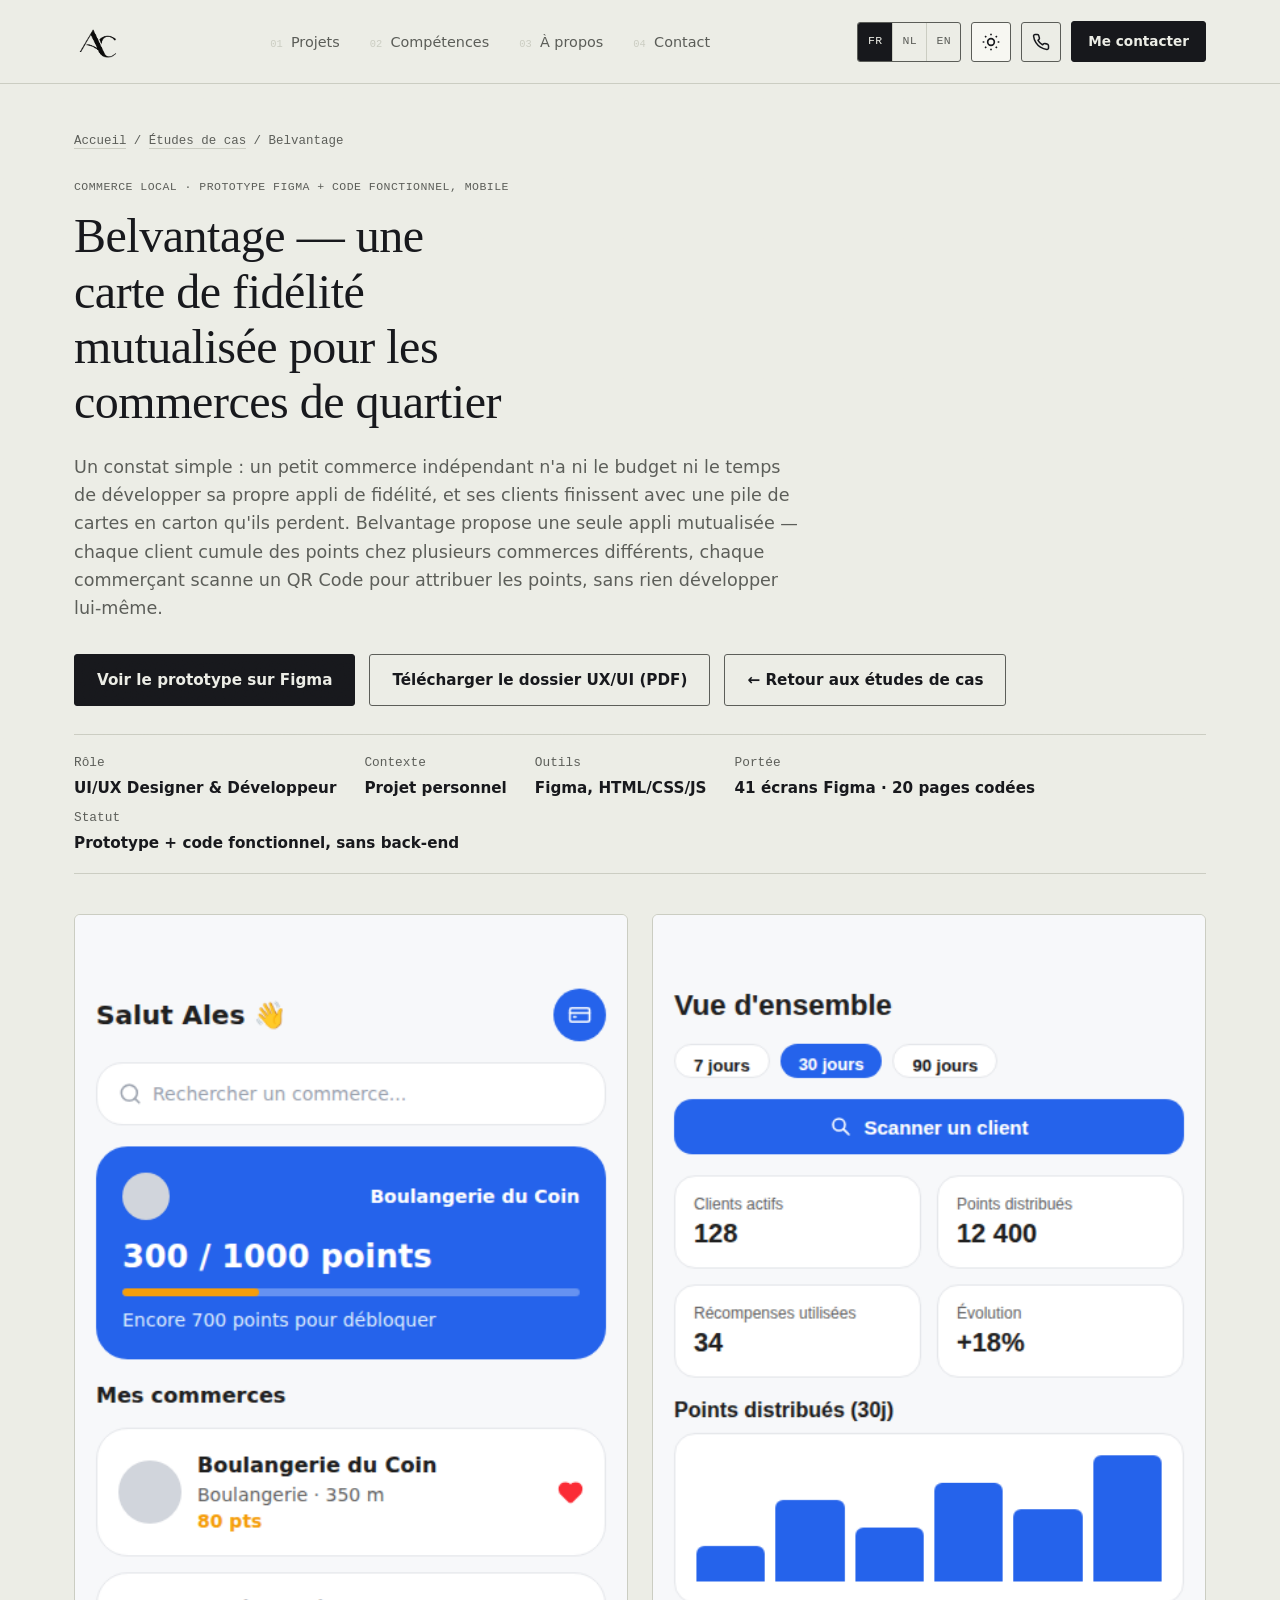
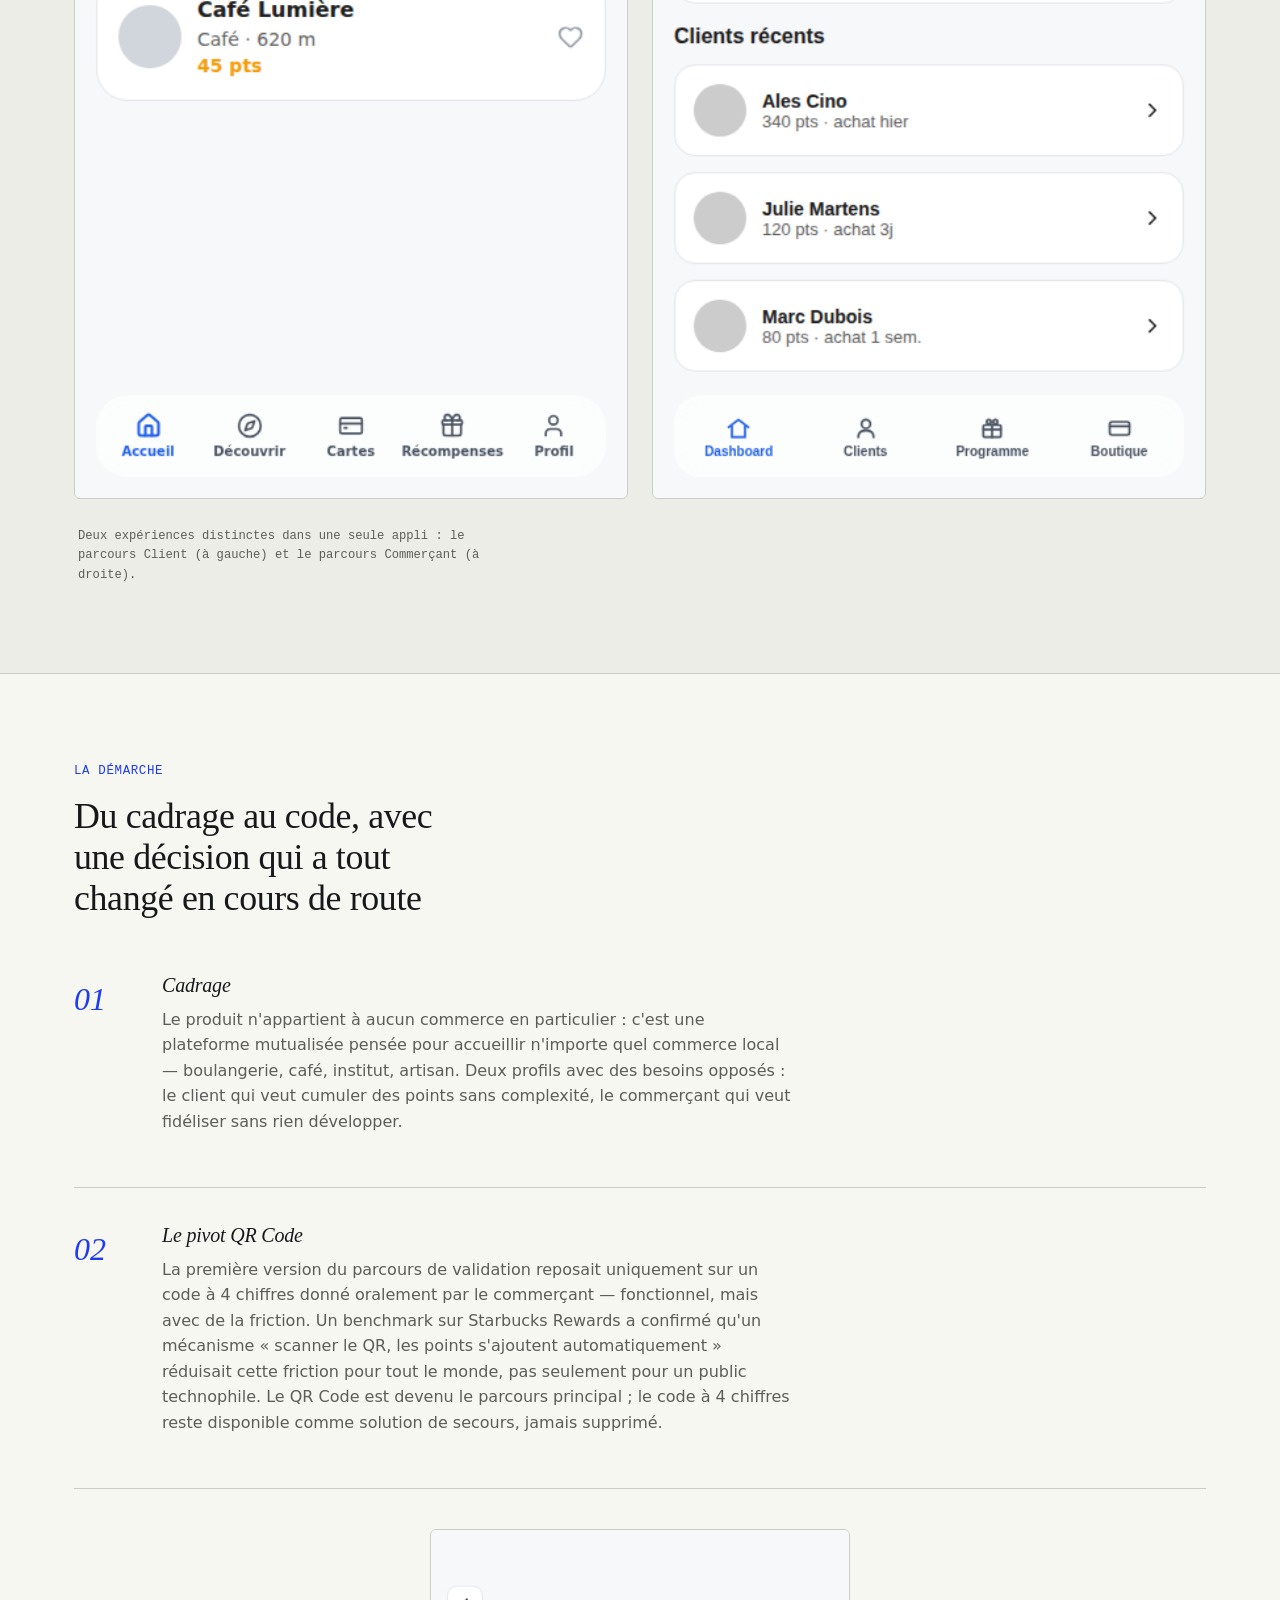
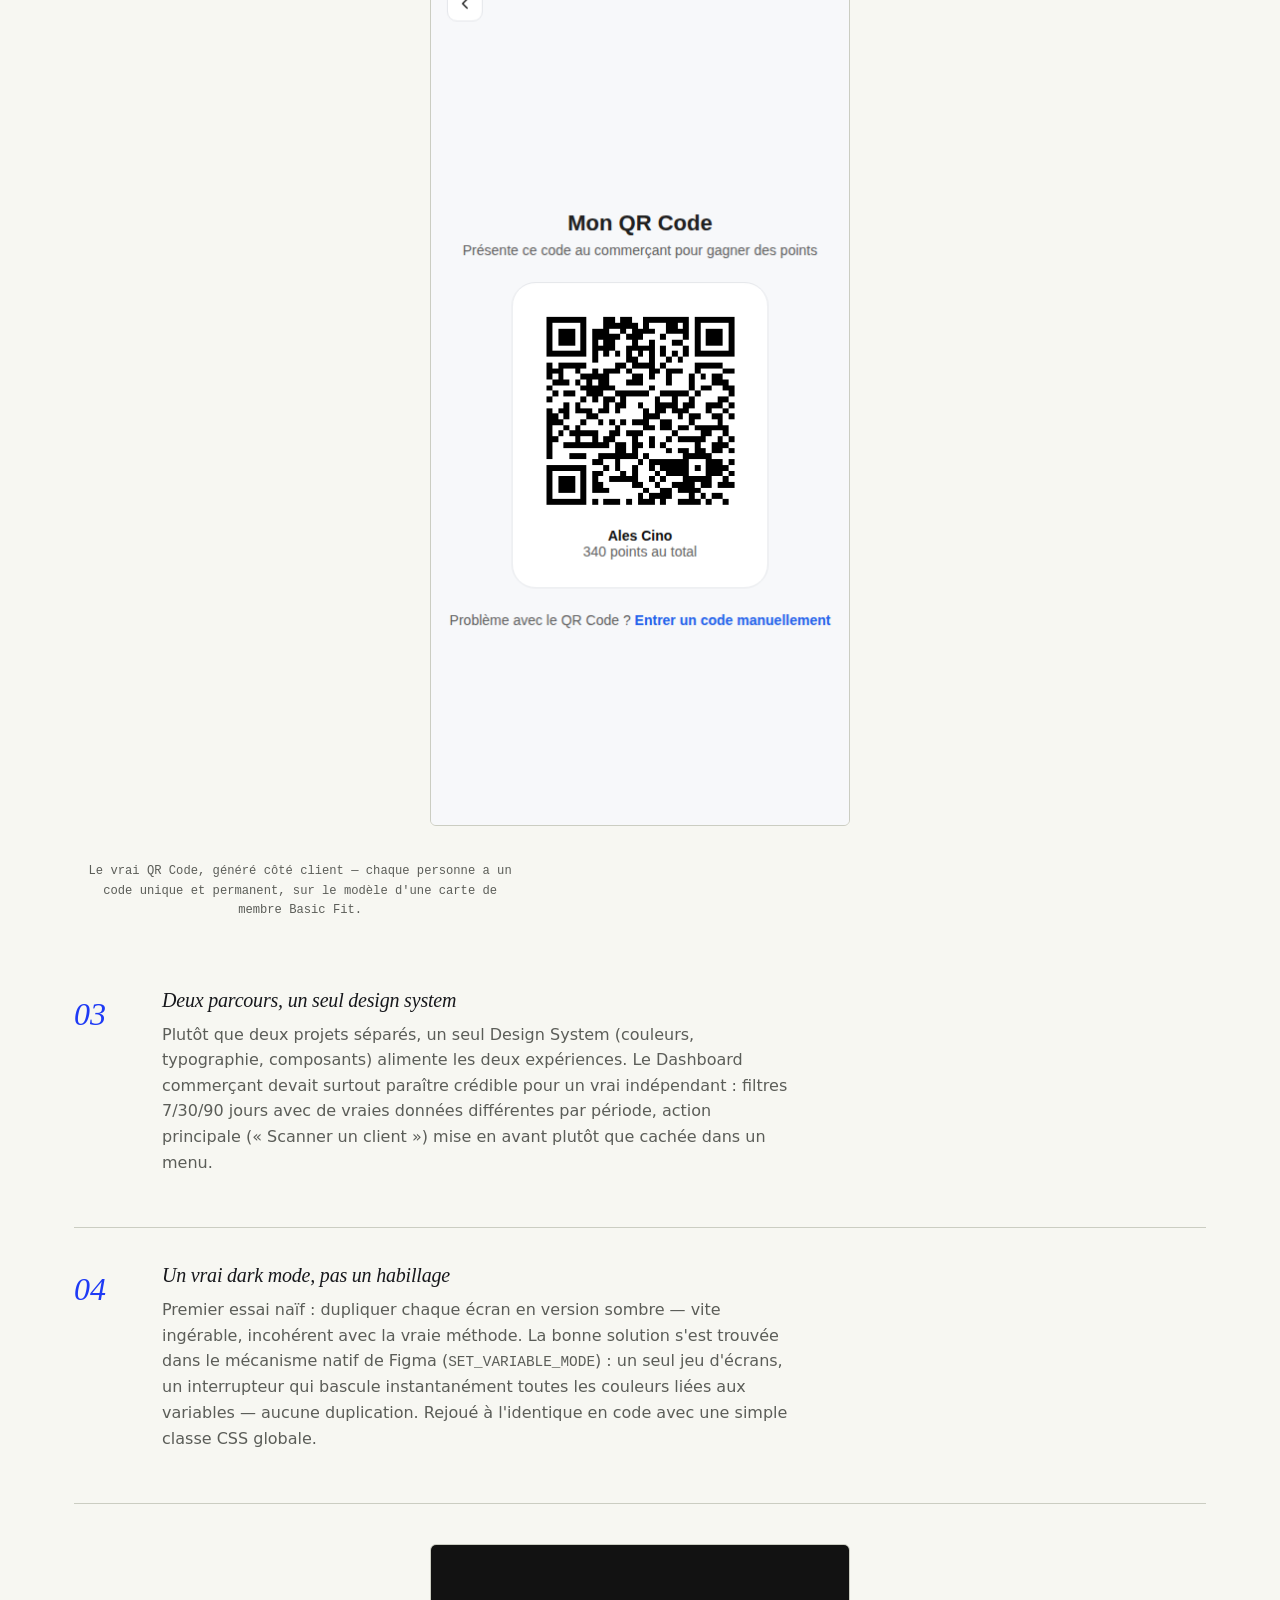
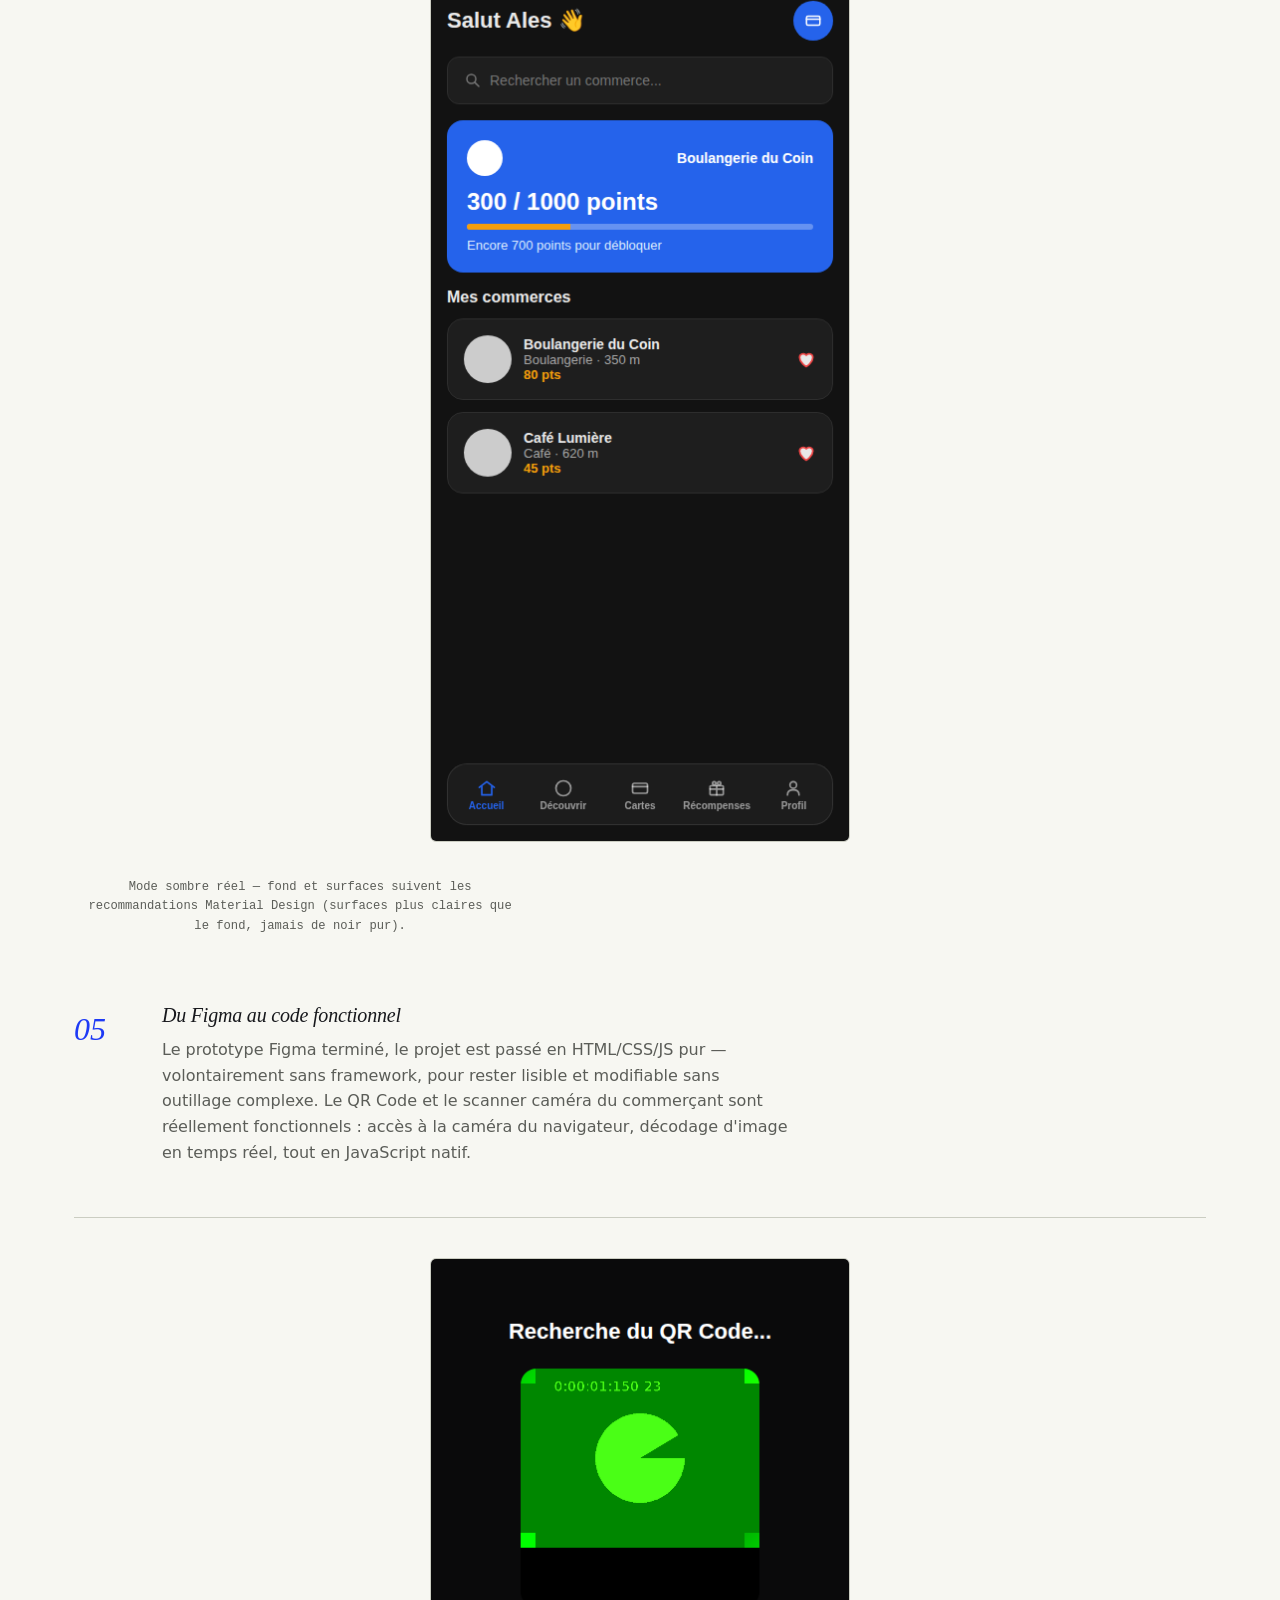
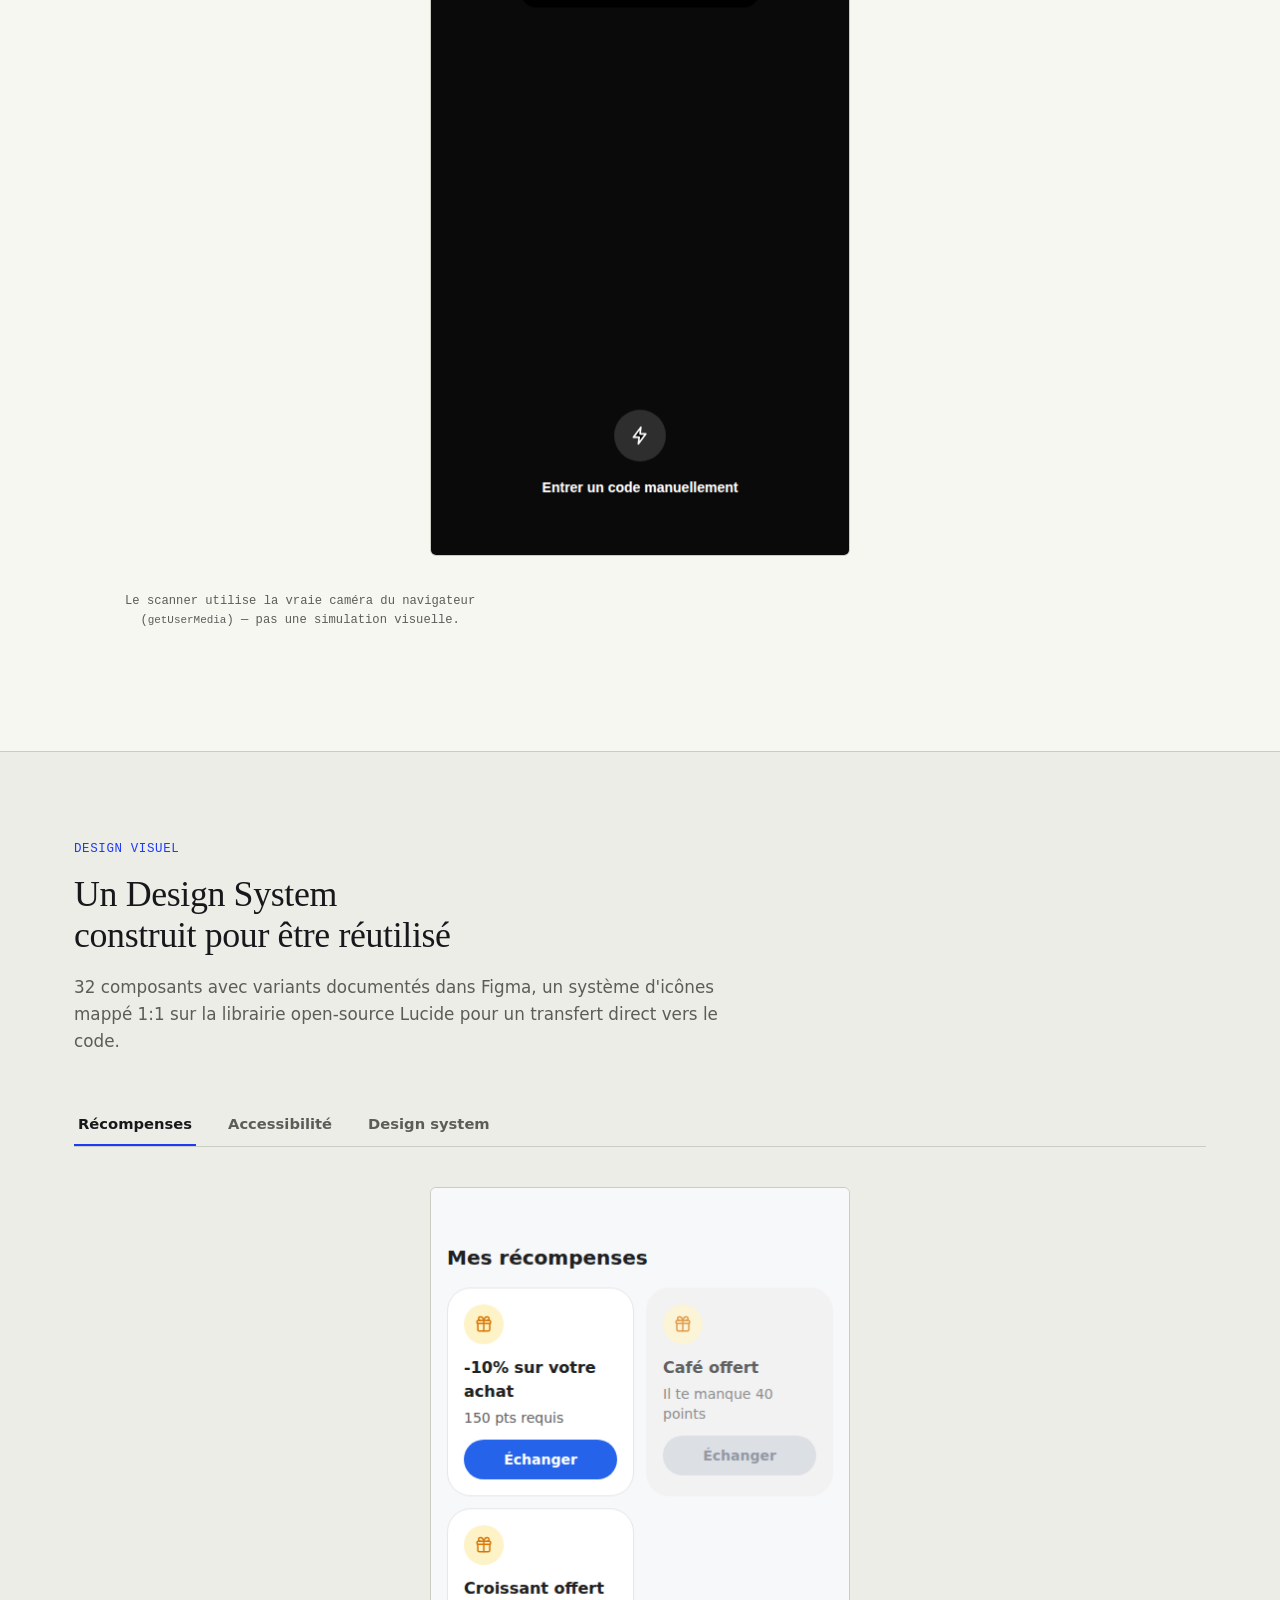
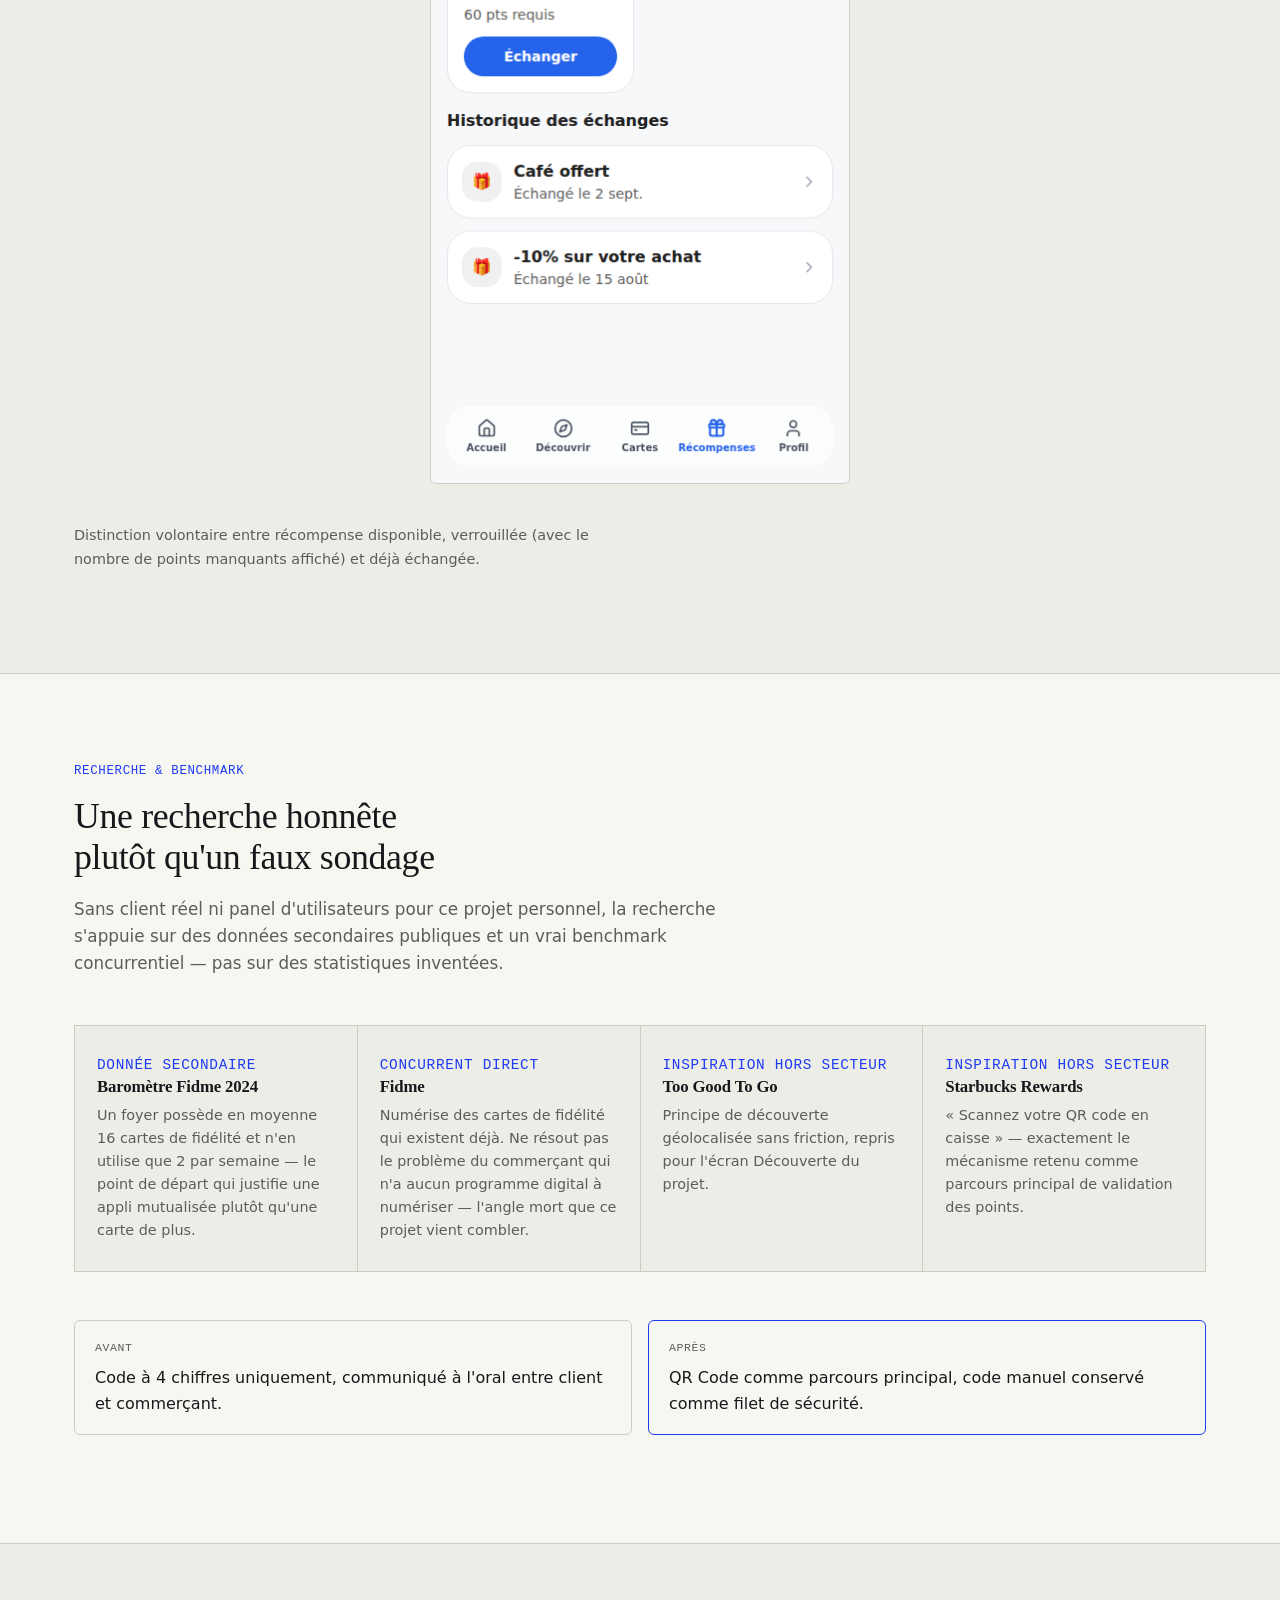
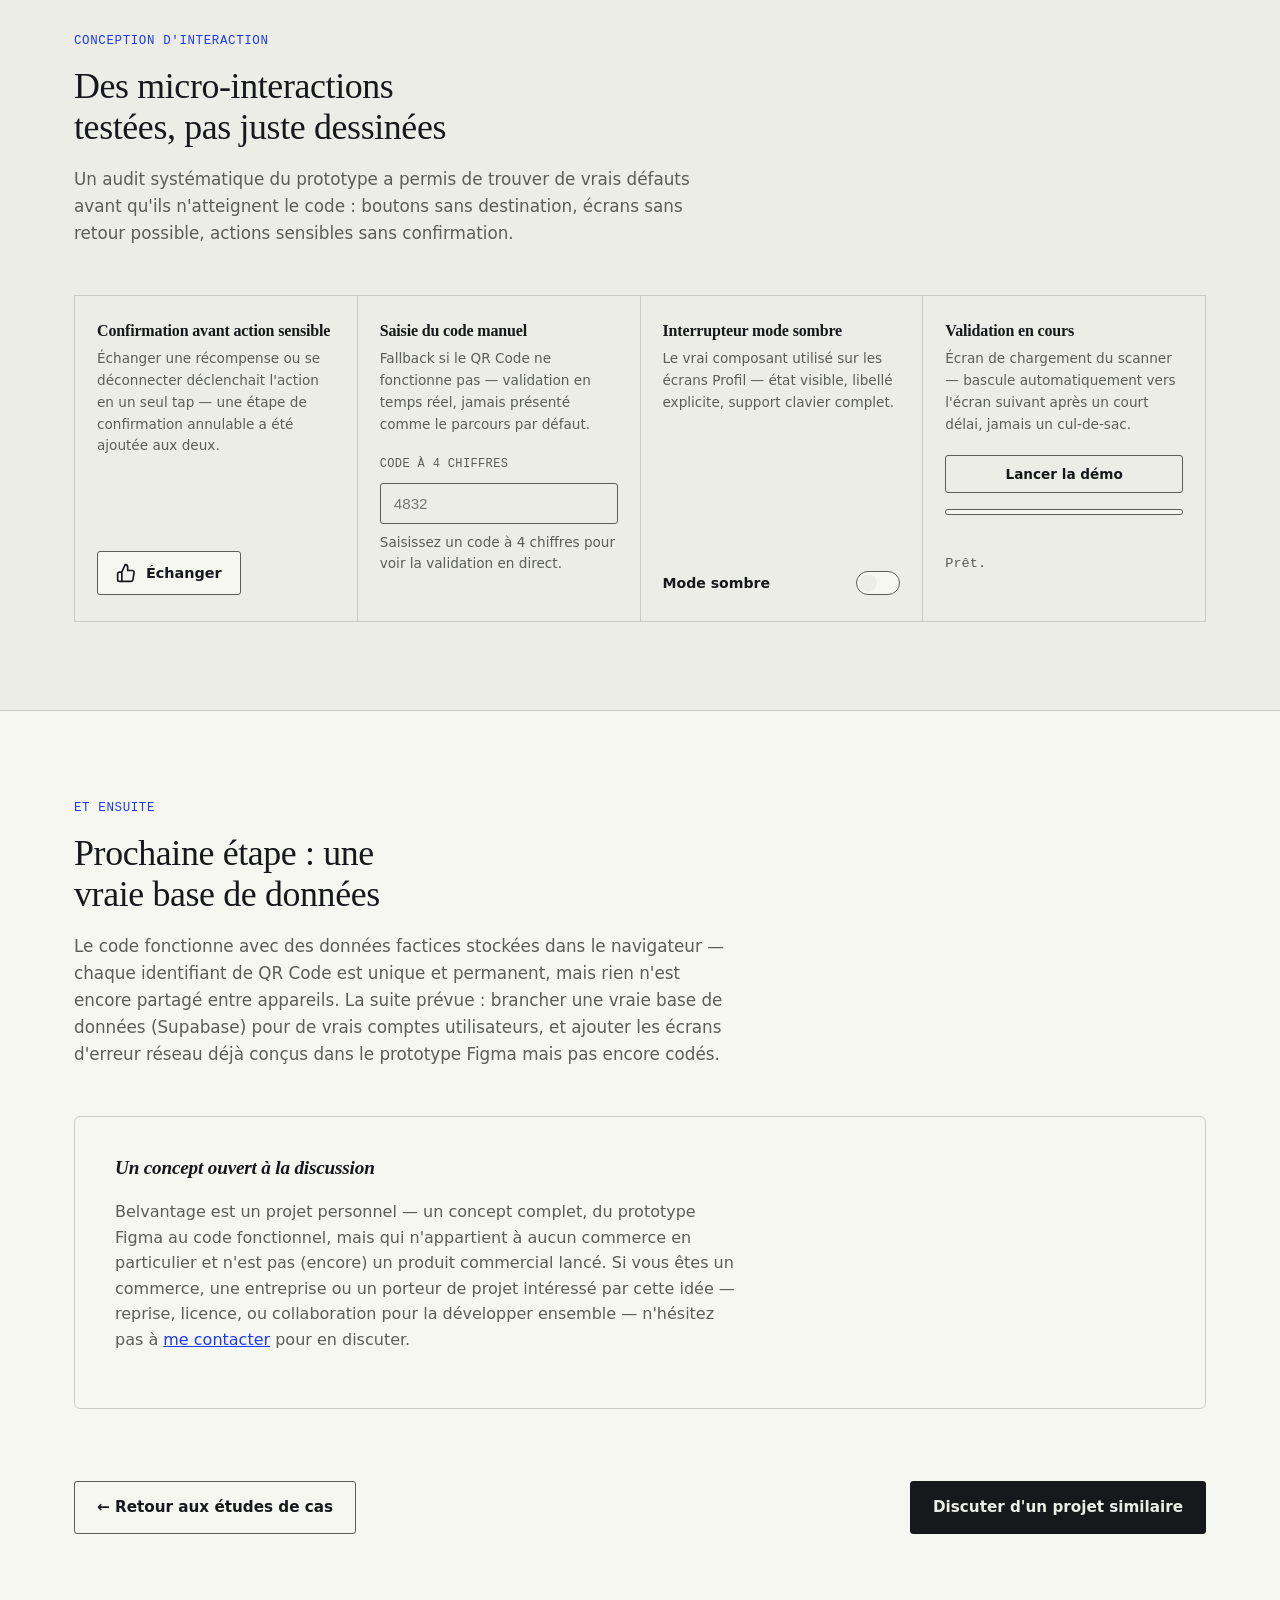
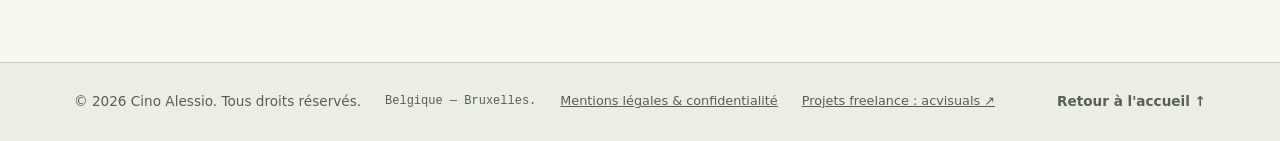
<file: belvantage.html>
<!DOCTYPE html>
<html lang="fr">
<head>
<meta charset="UTF-8">
<meta name="viewport" content="width=device-width, initial-scale=1.0">
<title>Belvantage — Étude de cas UI/UX &amp; code · Cino Alessio</title>
<meta name="description" content="Belvantage, étude de cas UI/UX par Cino Alessio&nbsp;: appli de fidélité mutualisée pour commerces locaux, du prototype Figma (41 écrans, dark mode réel) au code fonctionnel (HTML/CSS/JS, QR Code et scanner caméra réels).">
<meta name="robots" content="index, follow">
<meta name="color-scheme" content="light dark">
<meta http-equiv="Content-Security-Policy" content="default-src 'self'; script-src 'self'; style-src 'self' 'unsafe-inline' https://fonts.googleapis.com; font-src https://fonts.gstatic.com; img-src 'self' data:; object-src 'none'; base-uri 'self'; form-action 'self';">
<meta name="referrer" content="strict-origin-when-cross-origin">

<link rel="canonical" href="https://alessio29-git.github.io/Ui-Ux-designer/belvantage.html">
<meta property="og:title" content="Belvantage — Étude de cas UI/UX &amp; code · Cino Alessio">
<meta property="og:description" content="Belvantage&nbsp;: appli de fidélité mutualisée pour commerces locaux, prototype Figma complet et code fonctionnel, QR Code et scanner caméra réels.">
<meta property="og:type" content="article">
<meta property="og:url" content="https://alessio29-git.github.io/Ui-Ux-designer/belvantage.html">
<meta property="og:image" content="https://alessio29-git.github.io/Ui-Ux-designer/img/og-logo.png">
<meta property="og:image:width" content="1200">
<meta property="og:image:height" content="630">
<meta property="og:image:alt" content="Logo AC — Cino Alessio, UI/UX Designer">
<meta property="og:locale" content="fr_FR">
<meta name="twitter:card" content="summary_large_image">
<meta name="twitter:title" content="Belvantage — Étude de cas UI/UX &amp; code · Cino Alessio">
<meta name="twitter:description" content="Belvantage&nbsp;: appli de fidélité mutualisée pour commerces locaux, prototype Figma complet et code fonctionnel, QR Code et scanner caméra réels.">
<meta name="twitter:image" content="https://alessio29-git.github.io/Ui-Ux-designer/img/og-logo.png">
<meta name="theme-color" content="#ECEDE6" media="(prefers-color-scheme: light)">
<meta name="theme-color" content="#15161A" media="(prefers-color-scheme: dark)">

<link rel="alternate" hreflang="fr" href="https://alessio29-git.github.io/Ui-Ux-designer/belvantage.html">
<link rel="alternate" hreflang="nl" href="https://alessio29-git.github.io/Ui-Ux-designer/nl/belvantage.html">
<link rel="alternate" hreflang="en" href="https://alessio29-git.github.io/Ui-Ux-designer/en/belvantage.html">
<link rel="alternate" hreflang="x-default" href="https://alessio29-git.github.io/Ui-Ux-designer/belvantage.html">
<link rel="icon" href="favicon.svg" type="image/svg+xml">
<script src="intro.js"></script>
<link rel="preconnect" href="https://fonts.googleapis.com">
<link rel="preconnect" href="https://fonts.gstatic.com" crossorigin>
<link href="https://fonts.googleapis.com/css2?family=Fraunces:ital,opsz,wght@0,9..144,300..700;1,9..144,300..600&family=Hanken+Grotesk:wght@400;500;600;700&family=IBM+Plex+Mono:wght@400;500&display=swap" rel="stylesheet">
<script type="application/ld+json">
{
  "@context": "https://schema.org",
  "@type": "BreadcrumbList",
  "itemListElement": [
    { "@type": "ListItem", "position": 1, "name": "Accueil", "item": "https://alessio29-git.github.io/Ui-Ux-designer/" },
    { "@type": "ListItem", "position": 2, "name": "Études de cas", "item": "https://alessio29-git.github.io/Ui-Ux-designer/#etudes-de-cas" },
    { "@type": "ListItem", "position": 3, "name": "Belvantage" }
  ]
}
</script>
<script type="application/ld+json">
{
  "@context": "https://schema.org",
  "@type": "CreativeWork",
  "name": "Belvantage — carte de fidélité mutualisée pour commerces locaux",
  "description": "Belvantage : appli de fidélité mutualisée pour commerces locaux, prototype Figma complet et code fonctionnel, QR Code et scanner caméra réels.",
  "creator": { "@type": "Person", "name": "Cino Alessio" },
  "image": "https://alessio29-git.github.io/Ui-Ux-designer/img/fidelite-accueil.png",
  "url": "https://alessio29-git.github.io/Ui-Ux-designer/belvantage.html"
}
</script>
<link rel="stylesheet" href="style.css">
<style>
  .breadcrumb { font-family: var(--font-mono); font-size: 0.78rem; color: var(--ink-muted); margin-bottom: 20px; }
  .breadcrumb a { color: var(--ink-muted); text-decoration: none; border-bottom: 1px solid var(--line); }
  .breadcrumb a:hover { color: var(--accent); border-color: var(--accent); }
  .case-hero { padding: 48px 0 56px; border-top: none; }
  .case-hero-meta { display: flex; flex-wrap: wrap; gap: 8px 28px; font-family: var(--font-mono); font-size: 0.8rem; color: var(--ink-muted); border-top: 1px solid var(--line); border-bottom: 1px solid var(--line); padding: 18px 0; margin: 28px 0; }
  .case-hero-meta strong { color: var(--ink); display: block; font-family: var(--font-body); font-size: 0.95rem; margin-top: 2px; }
  .case-actions { display: flex; gap: 14px; flex-wrap: wrap; margin-top: 8px; }
  .shot { border: 1px solid var(--line); border-radius: var(--radius-md); overflow: hidden; background: var(--paper-raised); }
  .shot img { width: 100%; height: auto; }
  .shot-caption { font-family: var(--font-mono); font-size: 0.76rem; color: var(--ink-muted); padding: 12px 4px 0; }
  .shot-row { display: grid; grid-template-columns: 1fr 1fr; gap: 24px; align-items: start; margin: 40px 0; }
  .shot-row.single { grid-template-columns: minmax(0, 420px); justify-content: center; }
  .step-block { display: grid; grid-template-columns: 64px 1fr; gap: 24px; padding: 36px 0; border-bottom: 1px solid var(--line); }
  .step-block:first-child { padding-top: 0; }
  .step-num { font-family: var(--font-display); font-style: italic; font-size: 2rem; color: var(--accent); }
  .step-block h3 { font-size: 1.25rem; font-style: italic; font-weight: 500; margin-bottom: 10px; }
  .next-project { display: flex; justify-content: space-between; align-items: center; gap: 16px; flex-wrap: wrap; padding: 40px 0; }
  .pivot-box { display:flex; flex-wrap:wrap; gap:16px; margin:20px 0; }
  .pivot-col { flex:1; min-width:220px; border:1px solid var(--line); border-radius:var(--radius-md); padding:18px 20px; }
  .pivot-col.after { border-color: var(--accent); }
  .pivot-label { font-family:var(--font-mono); font-size:0.72rem; text-transform:uppercase; letter-spacing:0.05em; color: var(--ink-muted); margin-bottom:8px; display:block; }
  @media (max-width: 720px) {
    .shot-row { grid-template-columns: 1fr; }
    .step-block { grid-template-columns: 1fr; gap: 8px; }
  }
</style>
</head>
<body>

<a class="skip-link" href="#main">Aller au contenu principal</a>

<header class="site-header" id="siteHeader">
  <div class="container header-inner">
    <a href="index.html" class="logo" aria-label="Cino Alessio, UI/UX Designer — retour à l'accueil">
      <img src="img/ac-logo.png" width="573" height="468" class="logo-mark" alt="">
    </a>

    <nav class="main-nav" id="mainNav" aria-label="Navigation principale">
      <ul>
        <li><a href="index.html#etudes-de-cas" class="nav-link">Projets</a></li>
        <li><a href="index.html#competences" class="nav-link">Compétences</a></li>
        <li><a href="index.html#personnalite" class="nav-link">À propos</a></li>
        <li><a href="index.html#contact" class="nav-link">Contact</a></li>
        <li class="nav-lang" aria-label="Langue · Taal · Language">
          <a href="belvantage.html" hreflang="fr" lang="fr" aria-current="page" title="Français">FR</a>
          <a href="nl/belvantage.html" hreflang="nl" lang="nl" title="Nederlands">NL</a>
          <a href="en/belvantage.html" hreflang="en" lang="en" title="English">EN</a>
        </li>
      </ul>
    </nav>

    <div class="header-actions">
      <nav class="lang-switch" aria-label="Langue · Taal · Language">
        <a href="belvantage.html" hreflang="fr" lang="fr" aria-current="page" title="Français">FR</a>
        <a href="nl/belvantage.html" hreflang="nl" lang="nl" title="Nederlands">NL</a>
        <a href="en/belvantage.html" hreflang="en" lang="en" title="English">EN</a>
      </nav>
      <button type="button" class="theme-toggle" id="themeToggle" aria-label="Activer le thème sombre" aria-pressed="false">
        <svg class="icon-sun" width="20" height="20" viewBox="0 0 24 24" fill="none" stroke="currentColor" stroke-width="2" aria-hidden="true"><circle cx="12" cy="12" r="4"/><path d="M12 2v2M12 20v2M4.9 4.9l1.4 1.4M17.7 17.7l1.4 1.4M2 12h2M20 12h2M4.9 19.1l1.4-1.4M17.7 6.3l1.4-1.4"/></svg>
        <svg class="icon-moon" width="20" height="20" viewBox="0 0 24 24" fill="none" stroke="currentColor" stroke-width="2" aria-hidden="true"><path d="M21 12.8A9 9 0 1 1 11.2 3a7 7 0 0 0 9.8 9.8Z"/></svg>
      </button>
      <a href="tel:+32485037294" class="header-call" aria-label="Appeler Cino Alessio au +32 485 03 72 94">
        <svg width="18" height="18" viewBox="0 0 24 24" fill="none" stroke="currentColor" stroke-width="2" stroke-linecap="round" stroke-linejoin="round" aria-hidden="true"><path d="M22 16.9v3a2 2 0 0 1-2.2 2 19.8 19.8 0 0 1-8.6-3.1 19.5 19.5 0 0 1-6-6A19.8 19.8 0 0 1 2.1 4.2 2 2 0 0 1 4.1 2h3a2 2 0 0 1 2 1.7c.1.9.4 1.8.7 2.7a2 2 0 0 1-.5 2.1L8 9.8a16 16 0 0 0 6 6l1.3-1.3a2 2 0 0 1 2.1-.4c.9.3 1.8.6 2.7.7a2 2 0 0 1 1.7 2z"/></svg>
        <span class="header-call-num">+32 485 03 72 94</span>
      </a>
      <a href="index.html#contact" class="btn btn-primary btn-small">Me contacter</a>
      <button type="button" class="menu-toggle" id="menuToggle" aria-label="Ouvrir le menu" aria-expanded="false" aria-controls="mainNav">
        <span></span><span></span><span></span>
      </button>
    </div>
  </div>
</header>

<main id="main">

  <section class="section case-hero" aria-labelledby="case-title">
    <div class="container">
      <p class="breadcrumb"><a href="index.html">Accueil</a> / <a href="index.html#etudes-de-cas">Études de cas</a> / Belvantage</p>

      <span class="case-tag">Commerce local · Prototype Figma + code fonctionnel, mobile</span>
      <h1 id="case-title" class="section-title" style="max-width:20ch; font-size:clamp(2rem,4vw,3rem);">Belvantage — une carte de fidélité mutualisée pour les commerces de quartier</h1>
      <p class="hero-lede" style="max-width:65ch; font-size:1.1rem;">
        Un constat simple&nbsp;: un petit commerce indépendant n'a ni le budget ni le temps de développer sa
        propre appli de fidélité, et ses clients finissent avec une pile de cartes en carton qu'ils perdent.
        Belvantage propose une seule appli mutualisée — chaque client cumule des points chez
        plusieurs commerces différents, chaque commerçant scanne un QR Code pour attribuer les points,
        sans rien développer lui-même.
      </p>

      <div class="case-actions">
        <a class="btn btn-primary" href="https://www.figma.com/design/FpHQ26TAcnUqean6JJVn6l/App-Fid%C3%A9lit%C3%A9-Locale?node-id=2-16&t=nJcHRwKrs1C71wnm-0" target="_blank" rel="noopener noreferrer">Voir le prototype sur Figma</a>
        <a class="btn btn-ghost" href="dossier/App-Fidelite-Locale-Dossier-UXUI.pdf" target="_blank" rel="noopener noreferrer">Télécharger le dossier UX/UI (PDF)</a>
        <a class="btn btn-ghost" href="index.html#etudes-de-cas">← Retour aux études de cas</a>
      </div>

      <div class="case-hero-meta">
        <span>Rôle<strong>UI/UX Designer &amp; Développeur</strong></span>
        <span>Contexte<strong>Projet personnel</strong></span>
        <span>Outils<strong>Figma, HTML/CSS/JS</strong></span>
        <span>Portée<strong>41 écrans Figma · 20 pages codées</strong></span>
        <span>Statut<strong>Prototype + code fonctionnel, sans back-end</strong></span>
      </div>

      <div class="shot-row">
        <div class="shot">
          <img src="img/fidelite-accueil.png" width="420" height="900" alt="Écran d'accueil de l'appli côté client&nbsp;: solde de points, carte de fidélité du commerce principal, liste des commerces suivis">
        </div>
        <div class="shot">
          <img src="img/fidelite-dashboard.png" width="420" height="900" alt="Dashboard côté commerçant&nbsp;: statistiques (clients actifs, points distribués), filtres par période, bouton Scanner un client">
        </div>
      </div>
      <p class="shot-caption" style="margin-top:-24px; margin-bottom:32px;">Deux expériences distinctes dans une seule appli&nbsp;: le parcours Client (à gauche) et le parcours Commerçant (à droite).</p>
    </div>
  </section>

  <section class="section section-alt" aria-labelledby="demarche-title">
    <div class="container">
      <p class="section-eyebrow">La démarche</p>
      <h2 id="demarche-title" class="section-title">Du cadrage au code, avec une décision qui a tout changé en cours de route</h2>

      <div class="step-block">
        <span class="step-num">01</span>
        <div>
          <h3>Cadrage</h3>
          <p>Le produit n'appartient à aucun commerce en particulier&nbsp;: c'est une plateforme mutualisée pensée pour accueillir n'importe quel commerce local — boulangerie, café, institut, artisan. Deux profils avec des besoins opposés&nbsp;: le client qui veut cumuler des points sans complexité, le commerçant qui veut fidéliser sans rien développer.</p>
        </div>
      </div>

      <div class="step-block">
        <span class="step-num">02</span>
        <div>
          <h3>Le pivot QR Code</h3>
          <p>La première version du parcours de validation reposait uniquement sur un code à 4 chiffres donné oralement par le commerçant — fonctionnel, mais avec de la friction. Un benchmark sur Starbucks Rewards a confirmé qu'un mécanisme «&nbsp;scanner le QR, les points s'ajoutent automatiquement » réduisait cette friction pour tout le monde, pas seulement pour un public technophile. Le QR Code est devenu le parcours principal&nbsp;; le code à 4 chiffres reste disponible comme solution de secours, jamais supprimé.</p>
        </div>
      </div>

      <div class="shot-row single">
        <div class="shot">
          <img src="img/fidelite-qrcode.png" width="420" height="900" loading="lazy" decoding="async" alt="Écran Mon QR Code côté client&nbsp;: QR Code réel généré en JavaScript, encodant l'identifiant unique du client, avec lien de secours vers la saisie manuelle">
        </div>
      </div>
      <p class="shot-caption" style="text-align:center; margin-top:-16px; margin-bottom:32px;">Le vrai QR Code, généré côté client — chaque personne a un code unique et permanent, sur le modèle d'une carte de membre Basic Fit.</p>

      <div class="step-block">
        <span class="step-num">03</span>
        <div>
          <h3>Deux parcours, un seul design system</h3>
          <p>Plutôt que deux projets séparés, un seul Design System (couleurs, typographie, composants) alimente les deux expériences. Le Dashboard commerçant devait surtout paraître crédible pour un vrai indépendant&nbsp;: filtres 7/30/90 jours avec de vraies données différentes par période, action principale («&nbsp;Scanner un client ») mise en avant plutôt que cachée dans un menu.</p>
        </div>
      </div>

      <div class="step-block">
        <span class="step-num">04</span>
        <div>
          <h3>Un vrai dark mode, pas un habillage</h3>
          <p>Premier essai naïf&nbsp;: dupliquer chaque écran en version sombre — vite ingérable, incohérent avec la vraie méthode. La bonne solution s'est trouvée dans le mécanisme natif de Figma (<code>SET_VARIABLE_MODE</code>)&nbsp;: un seul jeu d'écrans, un interrupteur qui bascule instantanément toutes les couleurs liées aux variables — aucune duplication. Rejoué à l'identique en code avec une simple classe CSS globale.</p>
        </div>
      </div>

      <div class="shot-row single">
        <div class="shot">
          <img src="img/fidelite-darkmode.png" width="420" height="900" loading="lazy" decoding="async" alt="Écran d'accueil en mode sombre&nbsp;: fond gris très foncé, cartes légèrement plus claires pour créer une hiérarchie visuelle, sans jamais utiliser de noir pur">
        </div>
      </div>
      <p class="shot-caption" style="text-align:center; margin-top:-16px; margin-bottom:32px;">Mode sombre réel — fond et surfaces suivent les recommandations Material Design (surfaces plus claires que le fond, jamais de noir pur).</p>

      <div class="step-block">
        <span class="step-num">05</span>
        <div>
          <h3>Du Figma au code fonctionnel</h3>
          <p>Le prototype Figma terminé, le projet est passé en HTML/CSS/JS pur — volontairement sans framework, pour rester lisible et modifiable sans outillage complexe. Le QR Code et le scanner caméra du commerçant sont réellement fonctionnels&nbsp;: accès à la caméra du navigateur, décodage d'image en temps réel, tout en JavaScript natif.</p>
        </div>
      </div>

      <div class="shot-row single">
        <div class="shot">
          <img src="img/fidelite-scanner.png" width="420" height="900" loading="lazy" decoding="async" alt="Écran Scanner côté commerçant&nbsp;: flux caméra réel actif dans le navigateur, cadre de visée pour le QR Code, bouton lampe torche et lien vers la saisie manuelle">
        </div>
      </div>
      <p class="shot-caption" style="text-align:center; margin-top:-16px; margin-bottom:32px;">Le scanner utilise la vraie caméra du navigateur (<code>getUserMedia</code>) — pas une simulation visuelle.</p>
    </div>
  </section>

  <section class="section" aria-labelledby="visual-title">
    <div class="container">
      <p class="section-eyebrow">Design visuel</p>
      <h2 id="visual-title" class="section-title">Un Design System construit pour être réutilisé</h2>
      <p class="section-lede">32 composants avec variants documentés dans Figma, un système d'icônes mappé 1:1 sur la librairie open-source Lucide pour un transfert direct vers le code.</p>

      <div class="tabs" data-tabs>
        <div class="tab-list" role="tablist" aria-label="Aspects du design visuel">
          <button class="tab-btn is-active" role="tab" id="tab-wireframe" aria-controls="panel-wireframe" aria-selected="true">Récompenses</button>
          <button class="tab-btn" role="tab" id="tab-mockup" aria-controls="panel-mockup" aria-selected="false" tabindex="-1">Accessibilité</button>
          <button class="tab-btn" role="tab" id="tab-system" aria-controls="panel-system" aria-selected="false" tabindex="-1">Design system</button>
        </div>

        <div class="tab-panel is-active" id="panel-wireframe" role="tabpanel" aria-labelledby="tab-wireframe">
          <div class="shot-row single">
            <div class="shot">
              <img src="img/fidelite-recompenses.png" width="420" height="900" loading="lazy" decoding="async" alt="Écran Mes récompenses&nbsp;: deux récompenses disponibles, une verrouillée avec message «&nbsp;il te manque 40 points », historique des échanges">
            </div>
          </div>
          <p class="visual-caption">Distinction volontaire entre récompense disponible, verrouillée (avec le nombre de points manquants affiché) et déjà échangée.</p>
        </div>

        <div class="tab-panel" id="panel-mockup" role="tabpanel" aria-labelledby="tab-mockup" hidden>
          <div class="system-grid">
            <div class="swatch-group">
              <span class="swatch" style="background:#111827">16.3:1</span>
              <span class="swatch" style="background:#DC2626">4.8:1</span>
              <span class="swatch swatch-light" style="background:#F59E0B; color:#111;">8.3:1</span>
            </div>
          </div>
          <p class="visual-caption">Un vrai audit de contraste WCAG a été mené sur les paires de couleurs clés — un défaut a d'ailleurs été détecté (texte blanc sur badge orange, 2,15:1, non conforme) puis corrigé en direct pendant l'audit.</p>
        </div>

        <div class="tab-panel" id="panel-system" role="tabpanel" aria-labelledby="tab-system" hidden>
          <div class="system-grid">
            <div class="swatch-group">
              <span class="swatch" style="background:#2563EB">Primary Blue</span>
              <span class="swatch" style="background:#F59E0B">Accent Orange</span>
              <span class="swatch" style="background:#111827">Neutral 900</span>
              <span class="swatch swatch-light" style="background:#F7F8FA">Background</span>
            </div>
            <div class="type-scale">
              <p class="ts-display">Titre — Inter 800</p>
              <p class="ts-body">Texte courant — Inter, 14–16px</p>
              <p class="ts-mono">LABELS &amp; BADGES — Inter Semi Bold</p>
            </div>
            <div class="component-row">
              <button class="btn btn-primary" type="button" disabled>Bouton primaire</button>
              <button class="btn btn-ghost" type="button" disabled>Bouton secondaire</button>
              <span class="badge">Badge</span>
            </div>
          </div>
          <p class="visual-caption">Extrait du Design System&nbsp;: palette, échelle typographique et composants — les mêmes variables pilotent le mode clair et le mode sombre.</p>
        </div>
      </div>
    </div>
  </section>

  <section class="section section-alt" aria-labelledby="research-title">
    <div class="container">
      <p class="section-eyebrow">Recherche &amp; benchmark</p>
      <h2 id="research-title" class="section-title">Une recherche honnête plutôt qu'un faux sondage</h2>
      <p class="section-lede">Sans client réel ni panel d'utilisateurs pour ce projet personnel, la recherche s'appuie sur des données secondaires publiques et un vrai benchmark concurrentiel — pas sur des statistiques inventées.</p>

      <div class="research-grid">
        <div class="research-card">
          <p class="research-label">Donnée secondaire</p>
          <h3>Baromètre Fidme 2024</h3>
          <p>Un foyer possède en moyenne 16 cartes de fidélité et n'en utilise que 2 par semaine — le point de départ qui justifie une appli mutualisée plutôt qu'une carte de plus.</p>
        </div>
        <div class="research-card">
          <p class="research-label">Concurrent direct</p>
          <h3>Fidme</h3>
          <p>Numérise des cartes de fidélité qui existent déjà. Ne résout pas le problème du commerçant qui n'a aucun programme digital à numériser — l'angle mort que ce projet vient combler.</p>
        </div>
        <div class="research-card">
          <p class="research-label">Inspiration hors secteur</p>
          <h3>Too Good To Go</h3>
          <p>Principe de découverte géolocalisée sans friction, repris pour l'écran Découverte du projet.</p>
        </div>
        <div class="research-card">
          <p class="research-label">Inspiration hors secteur</p>
          <h3>Starbucks Rewards</h3>
          <p>«&nbsp;Scannez votre QR code en caisse » — exactement le mécanisme retenu comme parcours principal de validation des points.</p>
        </div>
      </div>

      <div class="pivot-box">
        <div class="pivot-col">
          <span class="pivot-label">Avant</span>
          Code à 4 chiffres uniquement, communiqué à l'oral entre client et commerçant.
        </div>
        <div class="pivot-col after">
          <span class="pivot-label">Après</span>
          QR Code comme parcours principal, code manuel conservé comme filet de sécurité.
        </div>
      </div>
    </div>
  </section>

  <section class="section" aria-labelledby="interaction-title">
    <div class="container">
      <p class="section-eyebrow">Conception d'interaction</p>
      <h2 id="interaction-title" class="section-title">Des micro-interactions testées, pas juste dessinées</h2>
      <p class="section-lede">Un audit systématique du prototype a permis de trouver de vrais défauts avant qu'ils n'atteignent le code&nbsp;: boutons sans destination, écrans sans retour possible, actions sensibles sans confirmation.</p>

      <div class="interaction-demos">

        <div class="demo-card">
          <h3>Confirmation avant action sensible</h3>
          <p>Échanger une récompense ou se déconnecter déclenchait l'action en un seul tap — une étape de confirmation annulable a été ajoutée aux deux.</p>
          <button class="demo-btn" id="demoLikeBtn" type="button" aria-pressed="false">
            <svg width="20" height="20" viewBox="0 0 24 24" fill="none" stroke="currentColor" stroke-width="2"><path d="M14 9V5a3 3 0 0 0-3-3l-4 9v11h11.28a2 2 0 0 0 2-1.7l1.38-9a2 2 0 0 0-2-2.3H14Z"/><path d="M7 22H4a2 2 0 0 1-2-2v-7a2 2 0 0 1 2-2h3"/></svg>
            <span id="demoLikeLabel" data-off="Échanger" data-on="Échangé&nbsp;!">Échanger</span>
          </button>
        </div>

        <div class="demo-card">
          <h3>Saisie du code manuel</h3>
          <p>Fallback si le QR Code ne fonctionne pas — validation en temps réel, jamais présenté comme le parcours par défaut.</p>
          <label for="demoCode" class="demo-label">Code à 4 chiffres</label>
          <input type="text" id="demoCode" class="demo-input" inputmode="numeric" pattern="[0-9]*" maxlength="4" placeholder="4832" aria-describedby="demoCodeHint">
          <p id="demoCodeHint" class="demo-hint" aria-live="polite">Saisissez un code à 4 chiffres pour voir la validation en direct.</p>
        </div>

        <div class="demo-card">
          <h3>Interrupteur mode sombre</h3>
          <p>Le vrai composant utilisé sur les écrans Profil — état visible, libellé explicite, support clavier complet.</p>
          <div class="demo-switch-row">
            <span id="switchLabel">Mode sombre</span>
            <button type="button" class="switch" id="demoSwitch" role="switch" aria-checked="false" aria-labelledby="switchLabel">
              <span class="switch-knob"></span>
            </button>
          </div>
        </div>

        <div class="demo-card">
          <h3>Validation en cours</h3>
          <p>Écran de chargement du scanner — bascule automatiquement vers l'écran suivant après un court délai, jamais un cul-de-sac.</p>
          <button class="btn btn-ghost btn-small" id="demoLoadBtn" type="button">Lancer la démo</button>
          <div class="demo-progress" role="progressbar" aria-valuemin="0" aria-valuemax="100" aria-valuenow="0" id="demoProgress">
            <div class="demo-progress-bar" id="demoProgressBar"></div>
          </div>
          <p class="demo-progress-status" id="demoProgressStatus" aria-live="polite">Prêt.</p>
        </div>

      </div>
    </div>
  </section>

  <section class="section section-alt" aria-labelledby="suite-title">
    <div class="container">
      <p class="section-eyebrow">Et ensuite</p>
      <h2 id="suite-title" class="section-title">Prochaine étape&nbsp;: une vraie base de données</h2>
      <p class="section-lede">Le code fonctionne avec des données factices stockées dans le navigateur — chaque identifiant de QR Code est unique et permanent, mais rien n'est encore partagé entre appareils. La suite prévue&nbsp;: brancher une vraie base de données (Supabase) pour de vrais comptes utilisateurs, et ajouter les écrans d'erreur réseau déjà conçus dans le prototype Figma mais pas encore codés.</p>

      <div class="protocol-block" style="margin-bottom:32px;">
        <h3>Un concept ouvert à la discussion</h3>
        <p>Belvantage est un projet personnel — un concept complet, du prototype Figma au code fonctionnel, mais qui n'appartient à aucun commerce en particulier et n'est pas (encore) un produit commercial lancé. Si vous êtes un commerce, une entreprise ou un porteur de projet intéressé par cette idée — reprise, licence, ou collaboration pour la développer ensemble — n'hésitez pas à <a href="index.html#contact" style="color:var(--accent); text-decoration:underline;">me contacter</a> pour en discuter.</p>
      </div>

      <div class="next-project">
        <a class="btn btn-ghost" href="index.html#etudes-de-cas">← Retour aux études de cas</a>
        <a class="btn btn-primary" href="index.html#contact">Discuter d'un projet similaire</a>
      </div>
    </div>
  </section>

</main>

<footer class="site-footer">
  <div class="container footer-inner">
    <p>© <span id="year"></span> Cino Alessio. Tous droits réservés.</p>
    <p class="colophon">Belgique — Bruxelles.</p>
    <a href="mentions-legales.html" class="footer-legal">Mentions légales &amp; confidentialité</a>
    <a href="https://alessio29-git.github.io/ACVisuals/" class="footer-legal" rel="noopener">Projets freelance&nbsp;: acvisuals ↗</a>
    <a href="index.html#top" class="back-to-top">Retour à l'accueil ↑</a>
  </div>
</footer>

<button type="button" class="scroll-top-btn" id="scrollTopBtn" aria-label="Retour en haut de page">
  <svg width="20" height="20" viewBox="0 0 24 24" fill="none" stroke="currentColor" stroke-width="2"><path d="M12 19V5M5 12l7-7 7 7"/></svg>
</button>

<script src="script.js"></script>
</body>
</html>
</file>
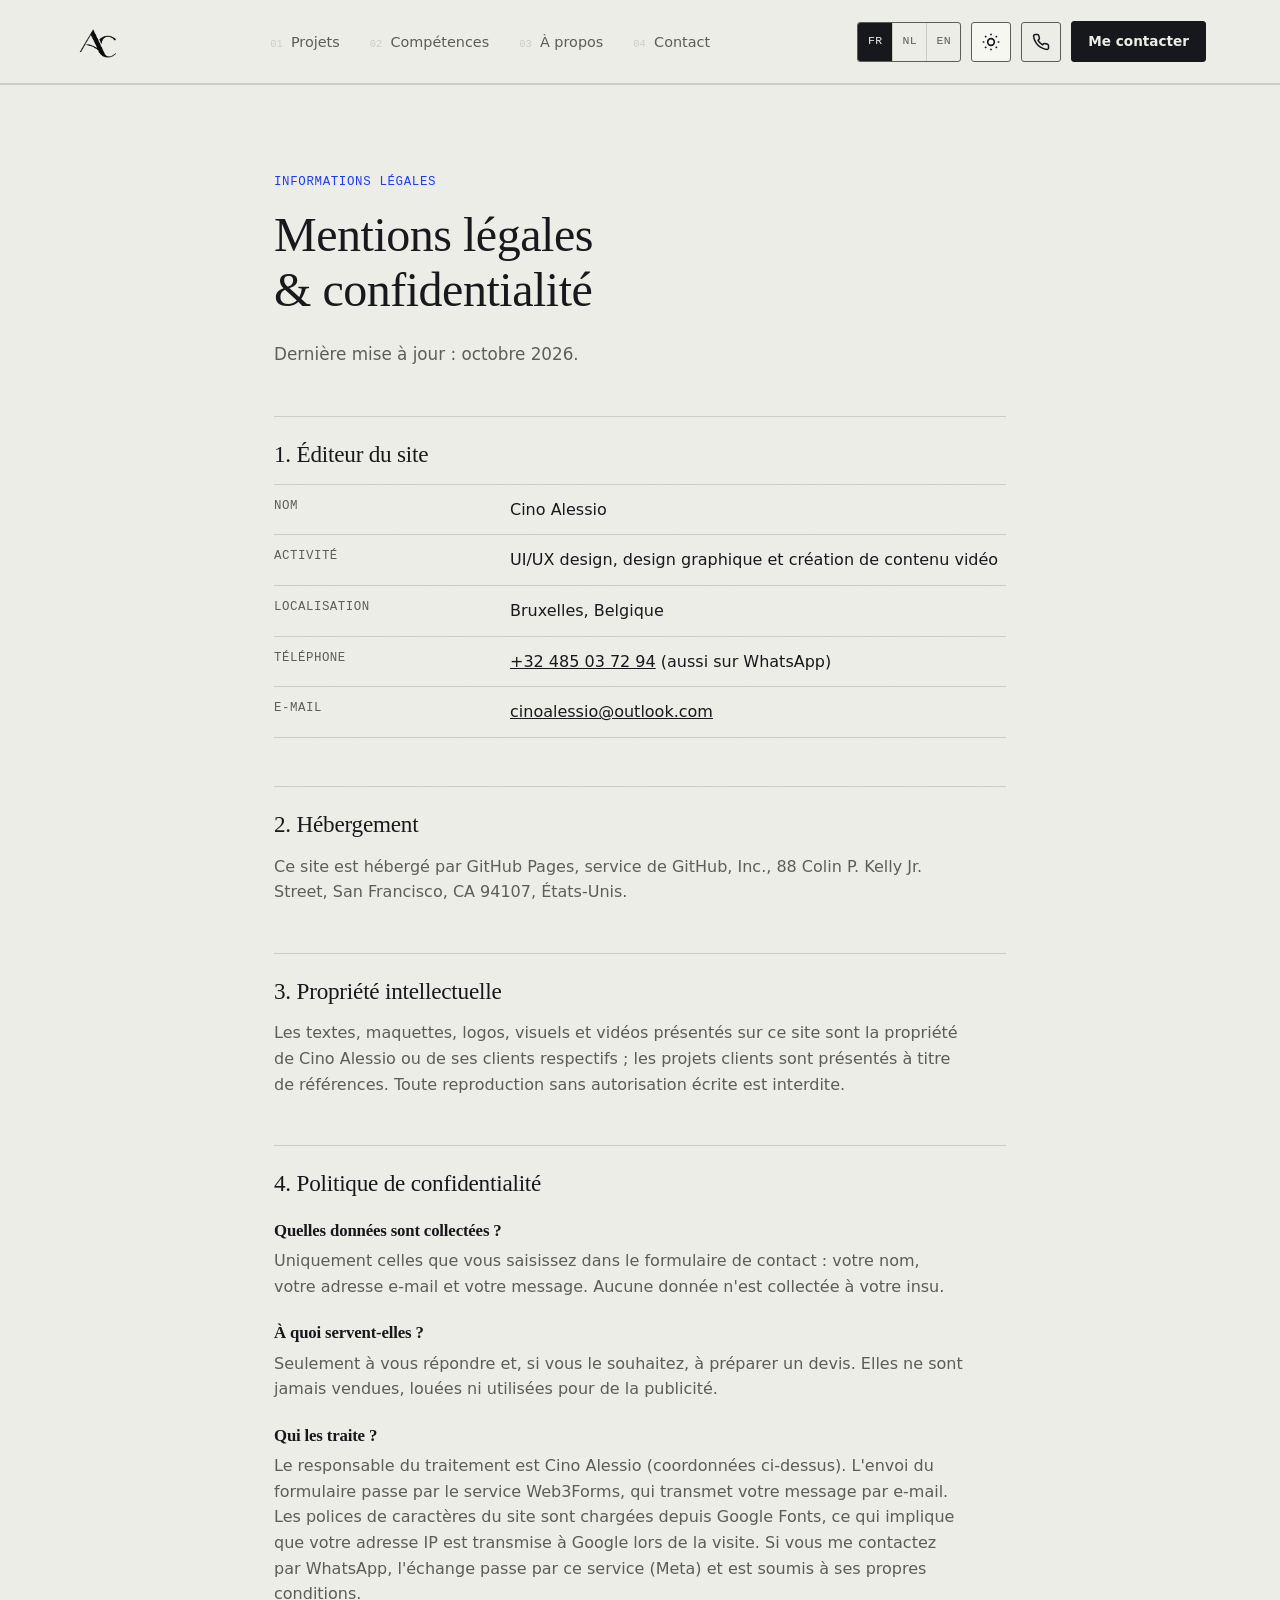
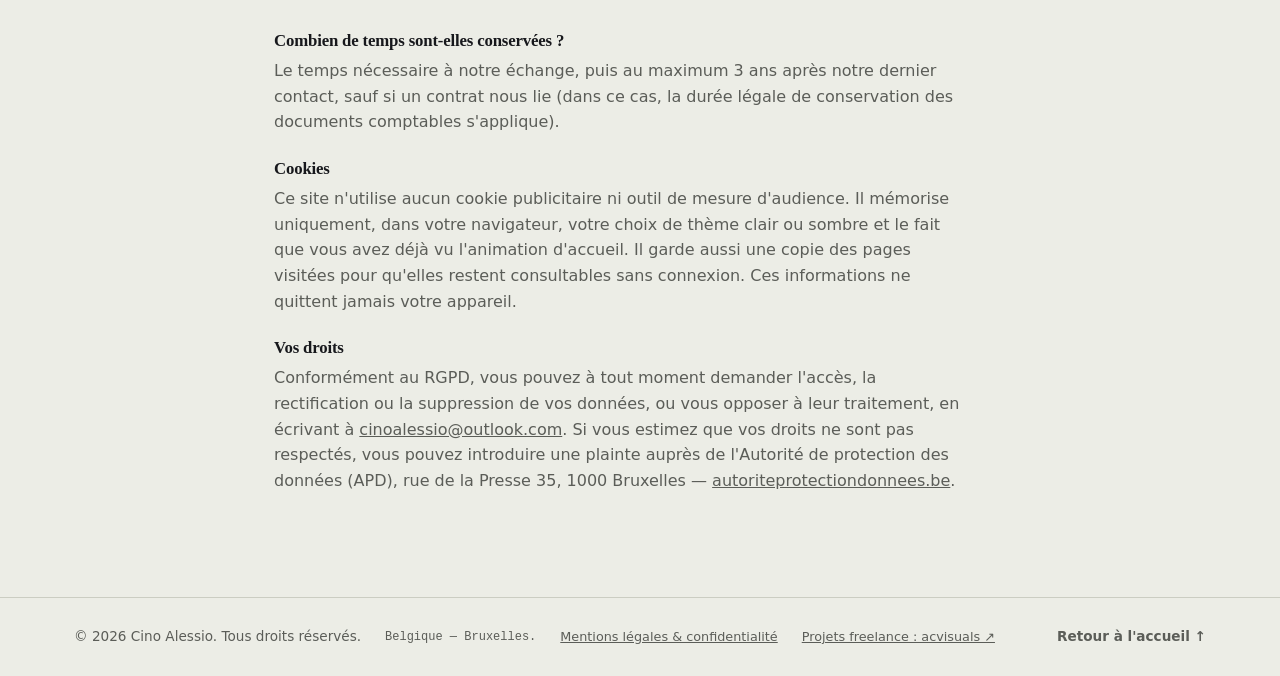
<file: mentions-legales.html>
<!DOCTYPE html>
<html lang="fr">
<head>
<meta charset="UTF-8">
<meta name="viewport" content="width=device-width, initial-scale=1.0">
<title>Mentions légales &amp; confidentialité · Cino Alessio</title>
<meta name="description" content="Mentions légales et politique de confidentialité du site de Cino Alessio, UI/UX designer à Bruxelles.">
<meta name="robots" content="index, follow">
<meta name="color-scheme" content="light dark">
<meta http-equiv="Content-Security-Policy" content="default-src 'self'; script-src 'self'; style-src 'self' 'unsafe-inline' https://fonts.googleapis.com; font-src https://fonts.gstatic.com; img-src 'self' data:; object-src 'none'; base-uri 'self'; form-action 'self';">
<meta name="referrer" content="strict-origin-when-cross-origin">
<link rel="canonical" href="https://alessio29-git.github.io/Ui-Ux-designer/mentions-legales.html">
<meta property="og:title" content="Mentions légales &amp; confidentialité · Cino Alessio">
<meta property="og:type" content="website">
<meta property="og:url" content="https://alessio29-git.github.io/Ui-Ux-designer/mentions-legales.html">
<meta property="og:image" content="https://alessio29-git.github.io/Ui-Ux-designer/img/og-logo.png">
<meta property="og:image:width" content="1200">
<meta property="og:image:height" content="630">
<meta property="og:image:alt" content="Logo AC — Cino Alessio, UI/UX Designer">
<meta property="og:locale" content="fr_FR">
<meta name="twitter:card" content="summary_large_image">
<meta name="twitter:image" content="https://alessio29-git.github.io/Ui-Ux-designer/img/og-logo.png">
<meta name="theme-color" content="#ECEDE6" media="(prefers-color-scheme: light)">
<meta name="theme-color" content="#15161A" media="(prefers-color-scheme: dark)">
<link rel="alternate" hreflang="fr" href="https://alessio29-git.github.io/Ui-Ux-designer/mentions-legales.html">
<link rel="alternate" hreflang="nl" href="https://alessio29-git.github.io/Ui-Ux-designer/nl/mentions-legales.html">
<link rel="alternate" hreflang="en" href="https://alessio29-git.github.io/Ui-Ux-designer/en/mentions-legales.html">
<link rel="alternate" hreflang="x-default" href="https://alessio29-git.github.io/Ui-Ux-designer/mentions-legales.html">
<link rel="icon" href="favicon.svg" type="image/svg+xml">
<script src="intro.js"></script>
<link rel="preconnect" href="https://fonts.googleapis.com">
<link rel="preconnect" href="https://fonts.gstatic.com" crossorigin>
<link href="https://fonts.googleapis.com/css2?family=Fraunces:ital,opsz,wght@0,9..144,300..700;1,9..144,300..600&family=Hanken+Grotesk:wght@400;500;600;700&family=IBM+Plex+Mono:wght@400;500&display=swap" rel="stylesheet">
<link rel="stylesheet" href="style.css">
</head>
<body>

<a class="skip-link" href="#main">Aller au contenu principal</a>

<header class="site-header" id="siteHeader">
  <div class="container header-inner">
    <a href="index.html" class="logo" aria-label="Cino Alessio, UI/UX Designer — retour à l'accueil">
      <img src="img/ac-logo.png" width="573" height="468" class="logo-mark" alt="">
    </a>

    <nav class="main-nav" id="mainNav" aria-label="Navigation principale">
      <ul>
        <li><a href="index.html#etudes-de-cas" class="nav-link">Projets</a></li>
        <li><a href="index.html#competences" class="nav-link">Compétences</a></li>
        <li><a href="index.html#personnalite" class="nav-link">À propos</a></li>
        <li><a href="index.html#contact" class="nav-link">Contact</a></li>
        <li class="nav-lang" aria-label="Langue · Taal · Language">
          <a href="mentions-legales.html" hreflang="fr" lang="fr" aria-current="page" title="Français">FR</a>
          <a href="nl/mentions-legales.html" hreflang="nl" lang="nl" title="Nederlands">NL</a>
          <a href="en/mentions-legales.html" hreflang="en" lang="en" title="English">EN</a>
        </li>
      </ul>
    </nav>

    <div class="header-actions">
      <nav class="lang-switch" aria-label="Langue · Taal · Language">
        <a href="mentions-legales.html" hreflang="fr" lang="fr" aria-current="page" title="Français">FR</a>
        <a href="nl/mentions-legales.html" hreflang="nl" lang="nl" title="Nederlands">NL</a>
        <a href="en/mentions-legales.html" hreflang="en" lang="en" title="English">EN</a>
      </nav>
      <button type="button" class="theme-toggle" id="themeToggle" aria-label="Activer le thème sombre" aria-pressed="false">
        <svg class="icon-sun" width="20" height="20" viewBox="0 0 24 24" fill="none" stroke="currentColor" stroke-width="2" aria-hidden="true"><circle cx="12" cy="12" r="4"/><path d="M12 2v2M12 20v2M4.9 4.9l1.4 1.4M17.7 17.7l1.4 1.4M2 12h2M20 12h2M4.9 19.1l1.4-1.4M17.7 6.3l1.4-1.4"/></svg>
        <svg class="icon-moon" width="20" height="20" viewBox="0 0 24 24" fill="none" stroke="currentColor" stroke-width="2" aria-hidden="true"><path d="M21 12.8A9 9 0 1 1 11.2 3a7 7 0 0 0 9.8 9.8Z"/></svg>
      </button>
      <a href="tel:+32485037294" class="header-call" aria-label="Appeler Cino Alessio au +32 485 03 72 94">
        <svg width="18" height="18" viewBox="0 0 24 24" fill="none" stroke="currentColor" stroke-width="2" stroke-linecap="round" stroke-linejoin="round" aria-hidden="true"><path d="M22 16.9v3a2 2 0 0 1-2.2 2 19.8 19.8 0 0 1-8.6-3.1 19.5 19.5 0 0 1-6-6A19.8 19.8 0 0 1 2.1 4.2 2 2 0 0 1 4.1 2h3a2 2 0 0 1 2 1.7c.1.9.4 1.8.7 2.7a2 2 0 0 1-.5 2.1L8 9.8a16 16 0 0 0 6 6l1.3-1.3a2 2 0 0 1 2.1-.4c.9.3 1.8.6 2.7.7a2 2 0 0 1 1.7 2z"/></svg>
        <span class="header-call-num">+32 485 03 72 94</span>
      </a>
      <a href="index.html#contact" class="btn btn-primary btn-small">Me contacter</a>
      <button type="button" class="menu-toggle" id="menuToggle" aria-label="Ouvrir le menu" aria-expanded="false" aria-controls="mainNav">
        <span></span><span></span><span></span>
      </button>
    </div>
  </div>
</header>

<main id="main">
  <section class="section legal" aria-labelledby="legal-title">
    <div class="container legal-inner">
      <p class="section-eyebrow">Informations légales</p>
      <h1 id="legal-title" class="section-title">Mentions légales &amp; confidentialité</h1>
      <p class="section-lede">Dernière mise à jour&nbsp;: octobre 2026.</p>

      <h2>1. Éditeur du site</h2>
      <dl class="legal-list">
        <div><dt>Nom</dt><dd>Cino Alessio</dd></div>
        <div><dt>Activité</dt><dd>UI/UX design, design graphique et création de contenu vidéo</dd></div>
        <div><dt>Localisation</dt><dd>Bruxelles, Belgique</dd></div>
        <div><dt>Téléphone</dt><dd><a href="tel:+32485037294">+32 485 03 72 94</a> (aussi sur WhatsApp)</dd></div>
        <div><dt>E-mail</dt><dd><a href="mailto:cinoalessio@outlook.com">cinoalessio@outlook.com</a></dd></div>
      </dl>

      <h2>2. Hébergement</h2>
      <p>Ce site est hébergé par GitHub Pages, service de GitHub, Inc., 88 Colin P. Kelly Jr. Street, San Francisco, CA 94107, États-Unis.</p>

      <h2>3. Propriété intellectuelle</h2>
      <p>Les textes, maquettes, logos, visuels et vidéos présentés sur ce site sont la propriété de Cino Alessio ou de ses clients respectifs&nbsp;; les projets clients sont présentés à titre de références. Toute reproduction sans autorisation écrite est interdite.</p>

      <h2 id="confidentialite">4. Politique de confidentialité</h2>
      <h3>Quelles données sont collectées&nbsp;?</h3>
      <p>Uniquement celles que vous saisissez dans le formulaire de contact&nbsp;: votre nom, votre adresse e-mail et votre message. Aucune donnée n'est collectée à votre insu.</p>

      <h3>À quoi servent-elles&nbsp;?</h3>
      <p>Seulement à vous répondre et, si vous le souhaitez, à préparer un devis. Elles ne sont jamais vendues, louées ni utilisées pour de la publicité.</p>

      <h3>Qui les traite&nbsp;?</h3>
      <p>Le responsable du traitement est Cino Alessio (coordonnées ci-dessus). L'envoi du formulaire passe par le service Web3Forms, qui transmet votre message par e-mail. Les polices de caractères du site sont chargées depuis Google Fonts, ce qui implique que votre adresse IP est transmise à Google lors de la visite. Si vous me contactez par WhatsApp, l'échange passe par ce service (Meta) et est soumis à ses propres conditions.</p>

      <h3>Combien de temps sont-elles conservées&nbsp;?</h3>
      <p>Le temps nécessaire à notre échange, puis au maximum 3 ans après notre dernier contact, sauf si un contrat nous lie (dans ce cas, la durée légale de conservation des documents comptables s'applique).</p>

      <h3>Cookies</h3>
      <p>Ce site n'utilise aucun cookie publicitaire ni outil de mesure d'audience. Il mémorise uniquement, dans votre navigateur, votre choix de thème clair ou sombre et le fait que vous avez déjà vu l'animation d'accueil. Il garde aussi une copie des pages visitées pour qu'elles restent consultables sans connexion. Ces informations ne quittent jamais votre appareil.</p>

      <h3>Vos droits</h3>
      <p>Conformément au RGPD, vous pouvez à tout moment demander l'accès, la rectification ou la suppression de vos données, ou vous opposer à leur traitement, en écrivant à <a href="mailto:cinoalessio@outlook.com">cinoalessio@outlook.com</a>. Si vous estimez que vos droits ne sont pas respectés, vous pouvez introduire une plainte auprès de l'Autorité de protection des données (APD), rue de la Presse 35, 1000 Bruxelles — <a href="https://www.autoriteprotectiondonnees.be" target="_blank" rel="noopener noreferrer">autoriteprotectiondonnees.be</a>.</p>
    </div>
  </section>
</main>

<footer class="site-footer">
  <div class="container footer-inner">
    <p>© <span id="year"></span> Cino Alessio. Tous droits réservés.</p>
    <p class="colophon">Belgique — Bruxelles.</p>
    <a href="mentions-legales.html" class="footer-legal">Mentions légales &amp; confidentialité</a>
    <a href="https://alessio29-git.github.io/ACVisuals/" class="footer-legal" rel="noopener">Projets freelance&nbsp;: acvisuals ↗</a>
    <a href="index.html#top" class="back-to-top">Retour à l'accueil ↑</a>
  </div>
</footer>

<button type="button" class="scroll-top-btn" id="scrollTopBtn" aria-label="Retour en haut de page">
  <svg width="20" height="20" viewBox="0 0 24 24" fill="none" stroke="currentColor" stroke-width="2"><path d="M12 19V5M5 12l7-7 7 7"/></svg>
</button>

<script src="script.js"></script>
</body>
</html>
</file>
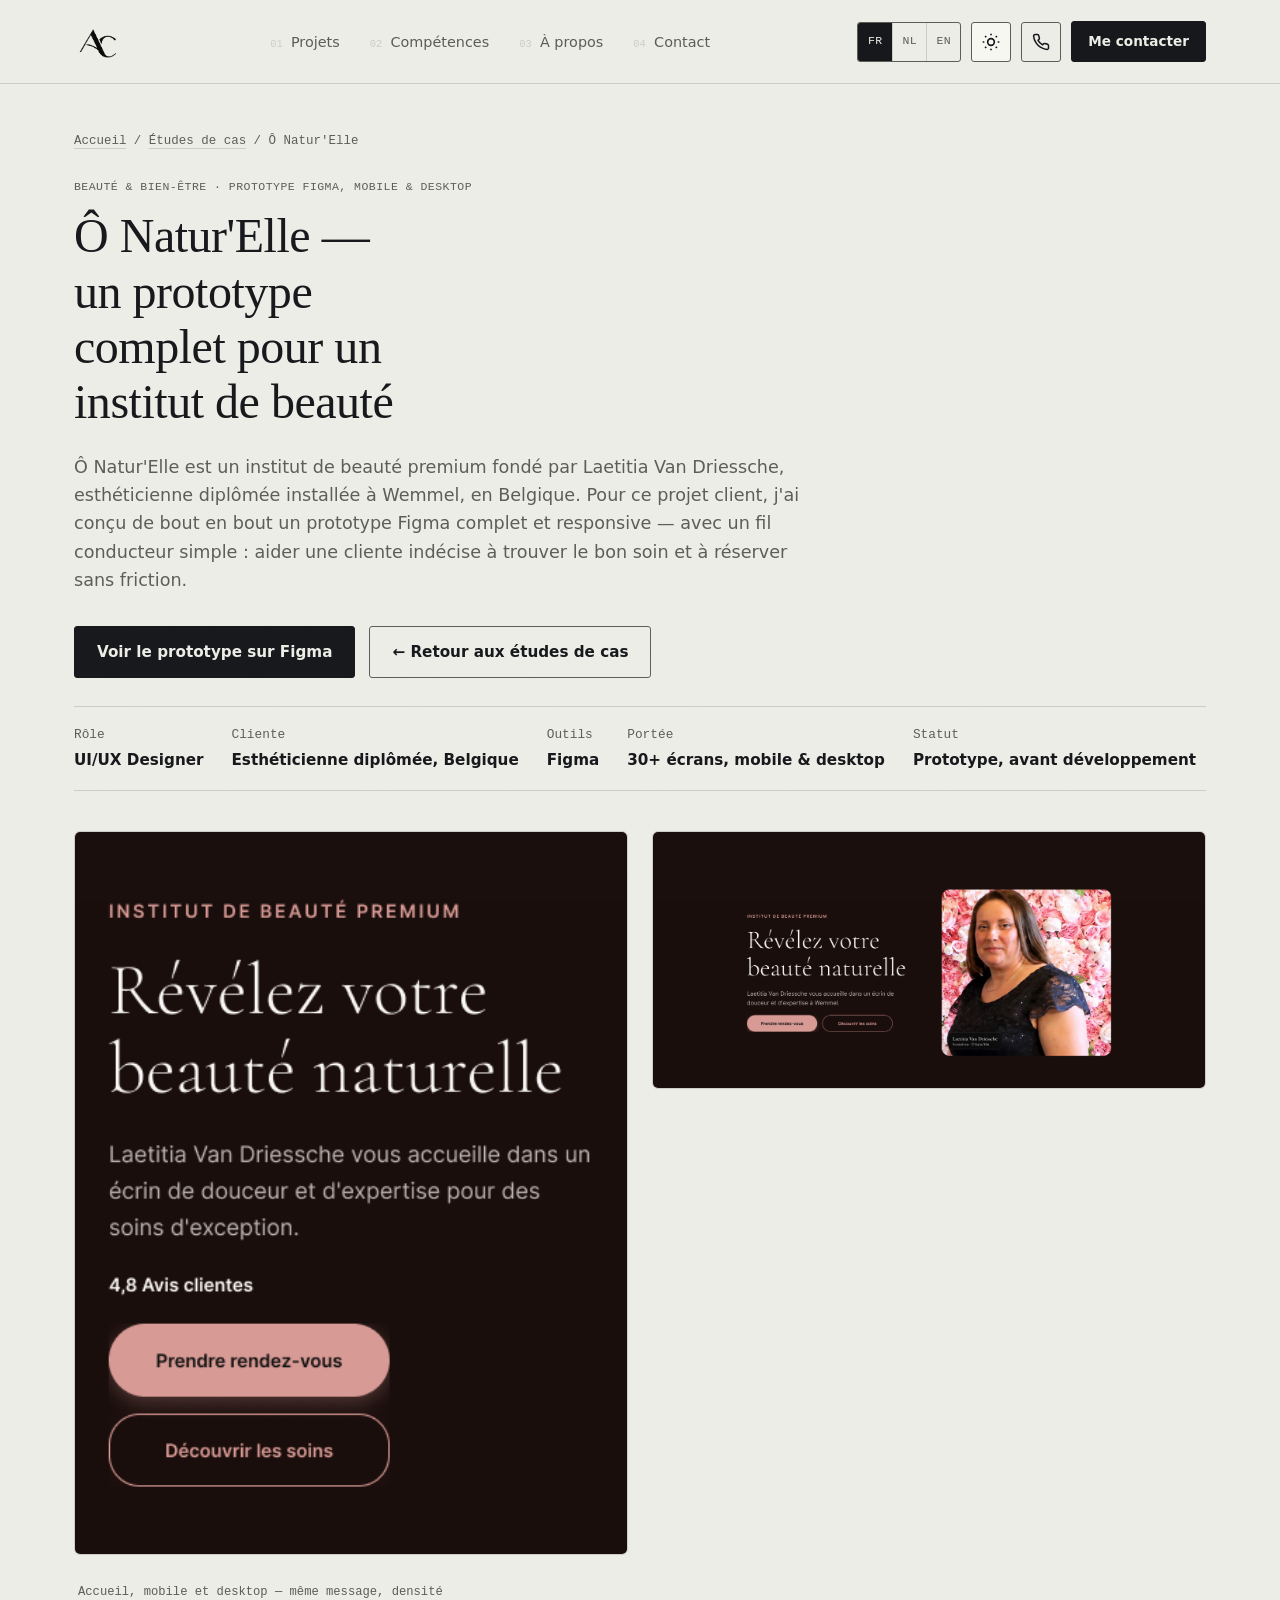
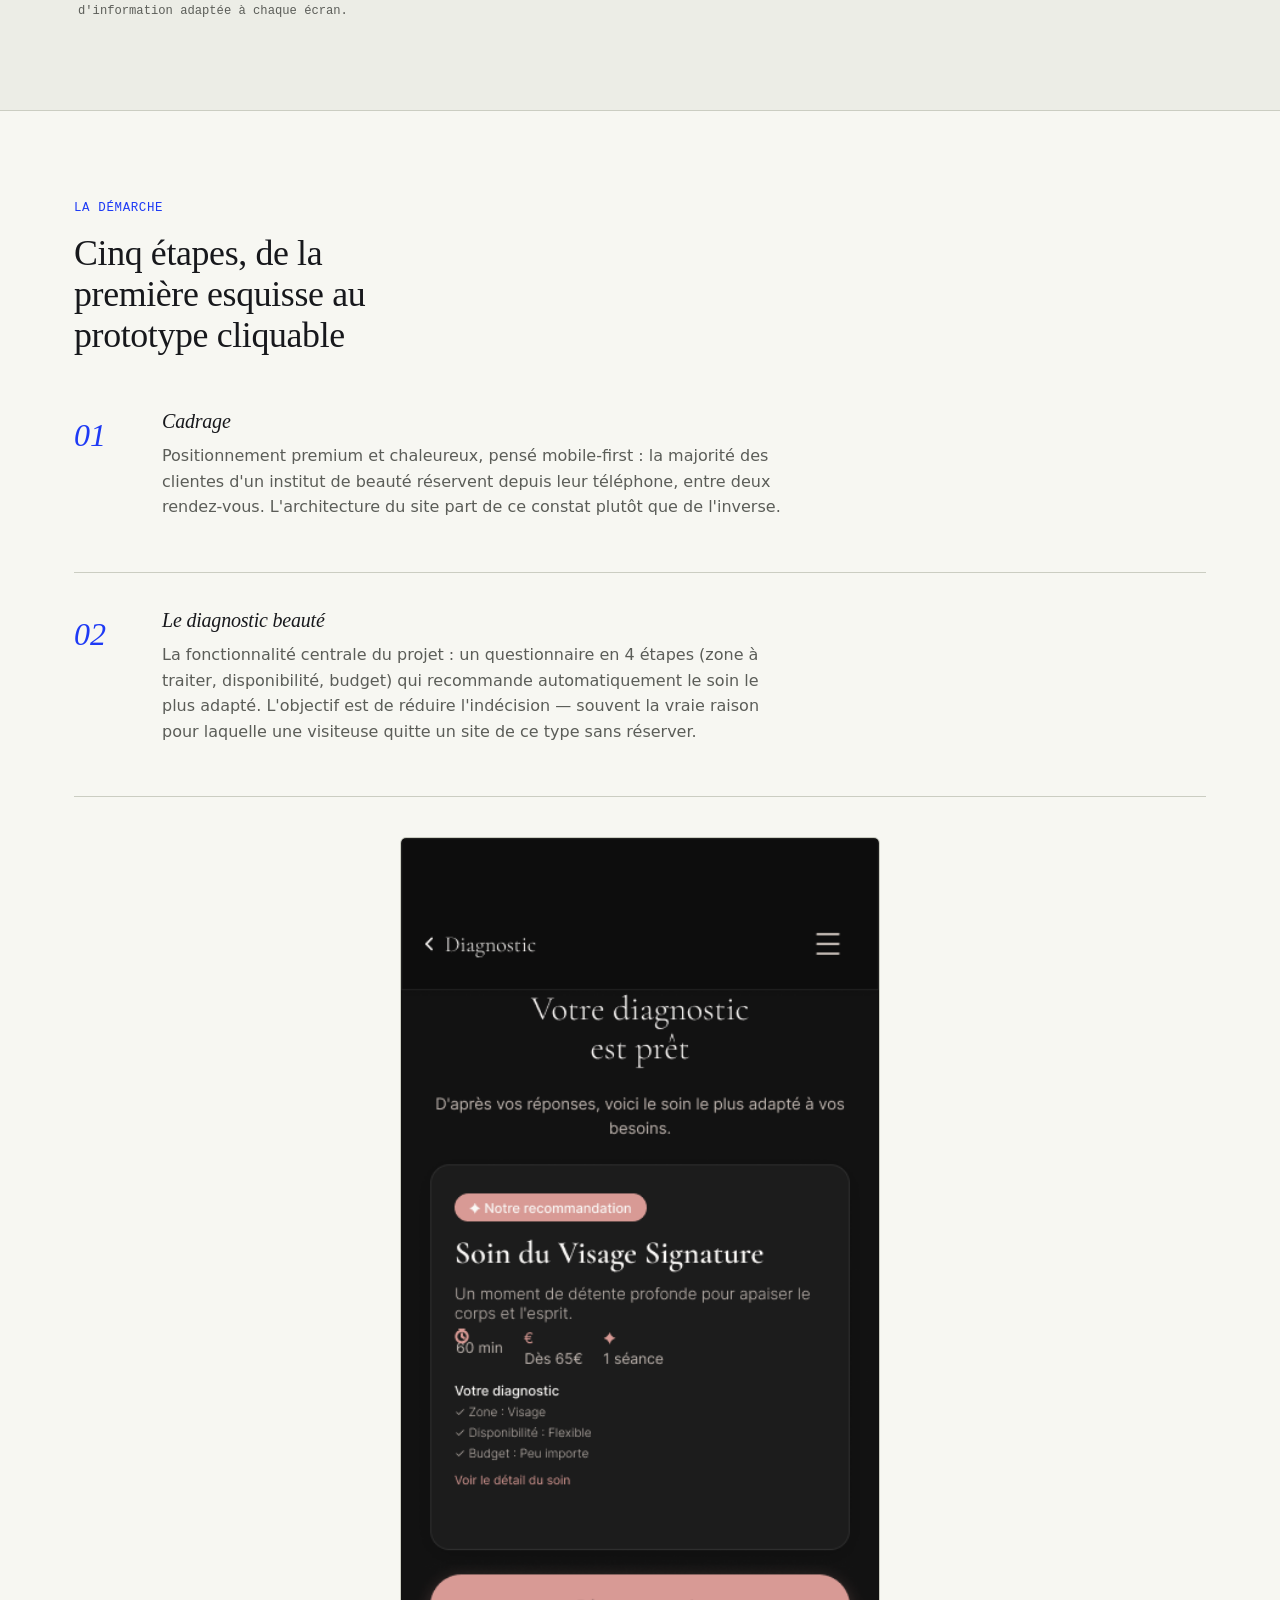
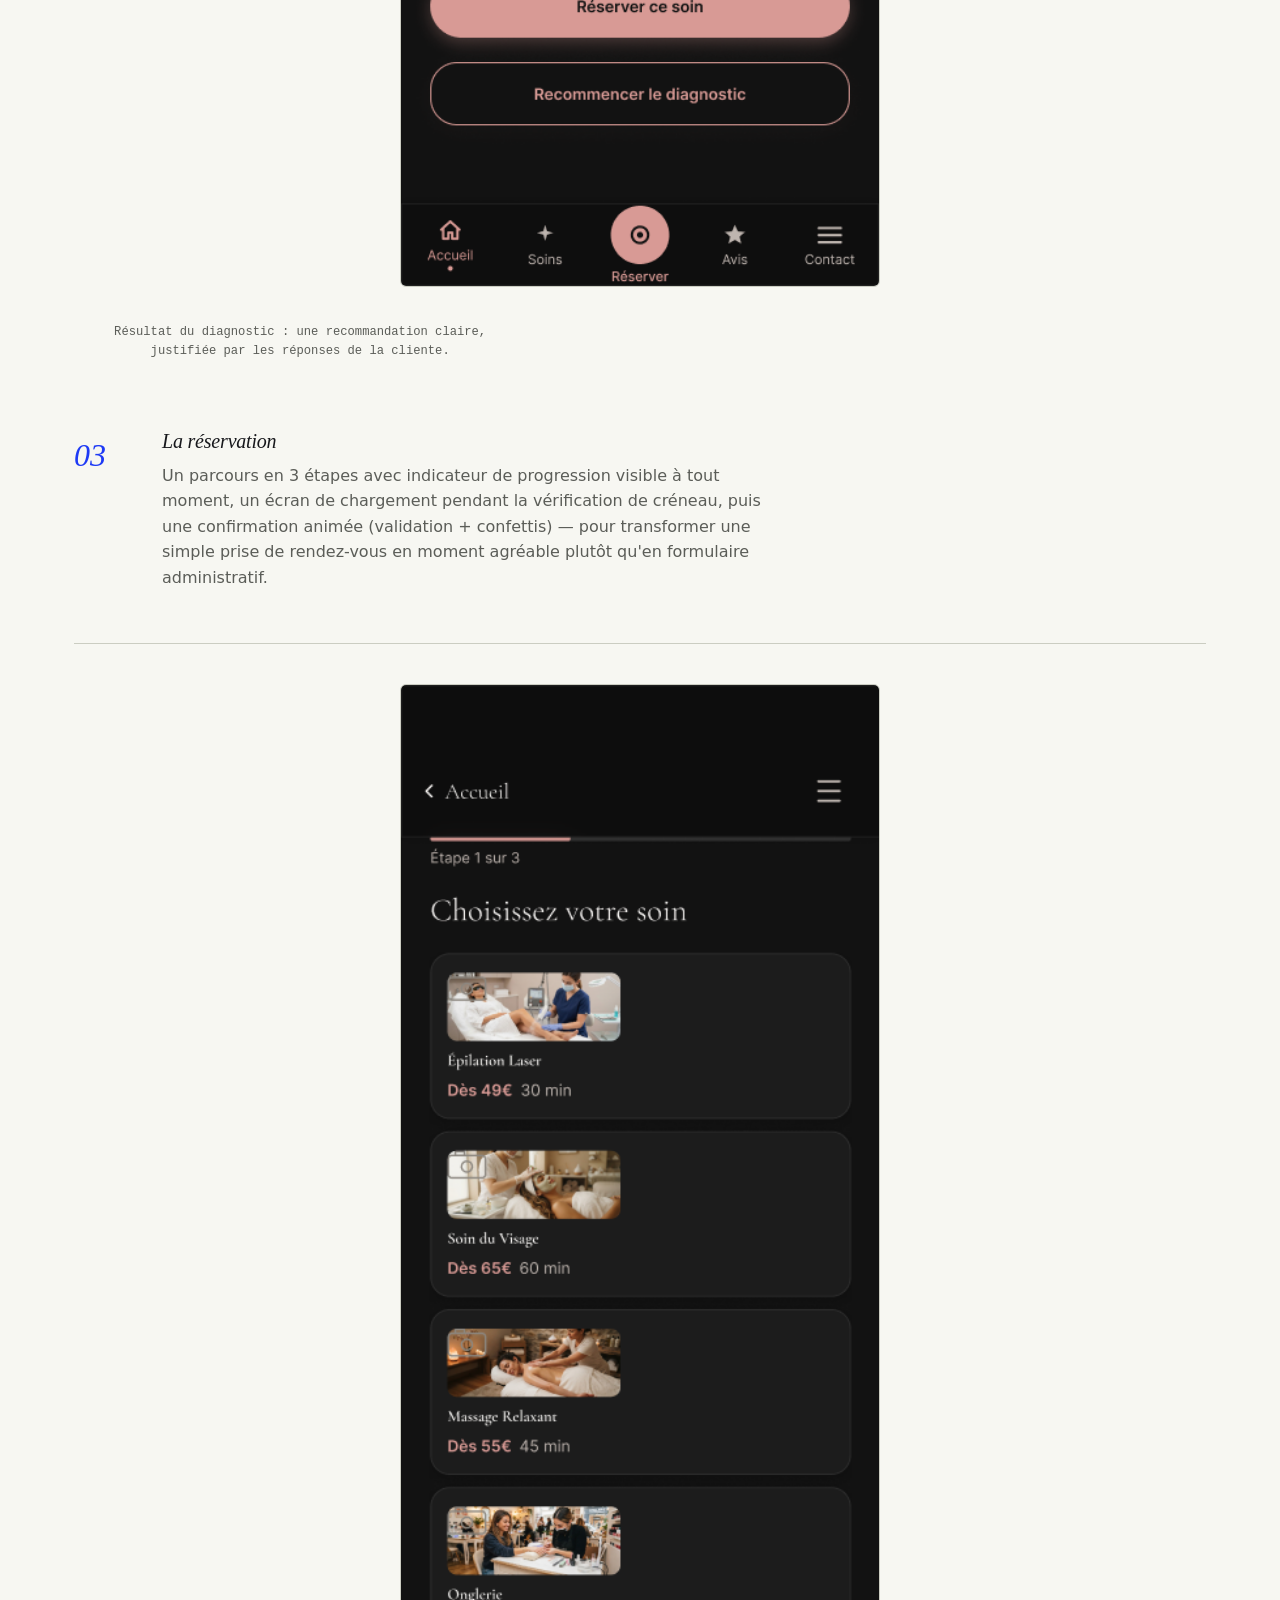
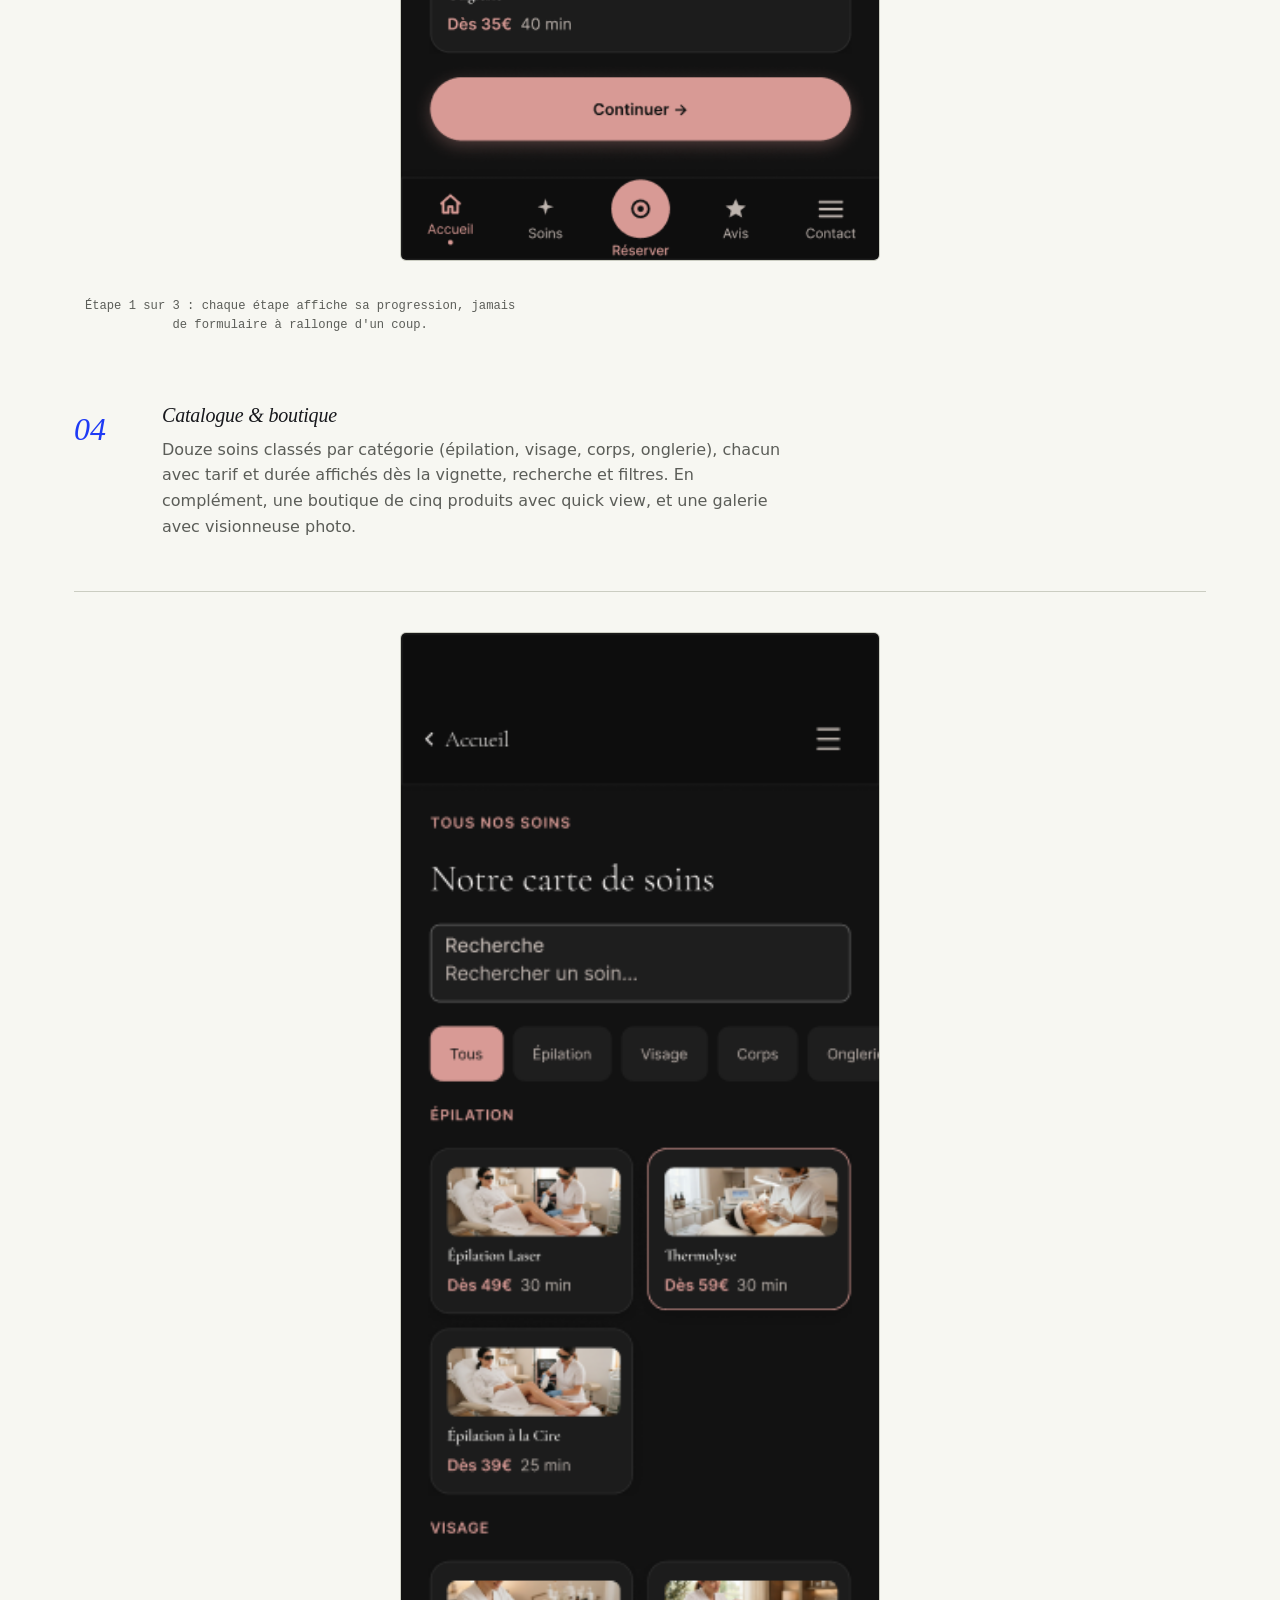
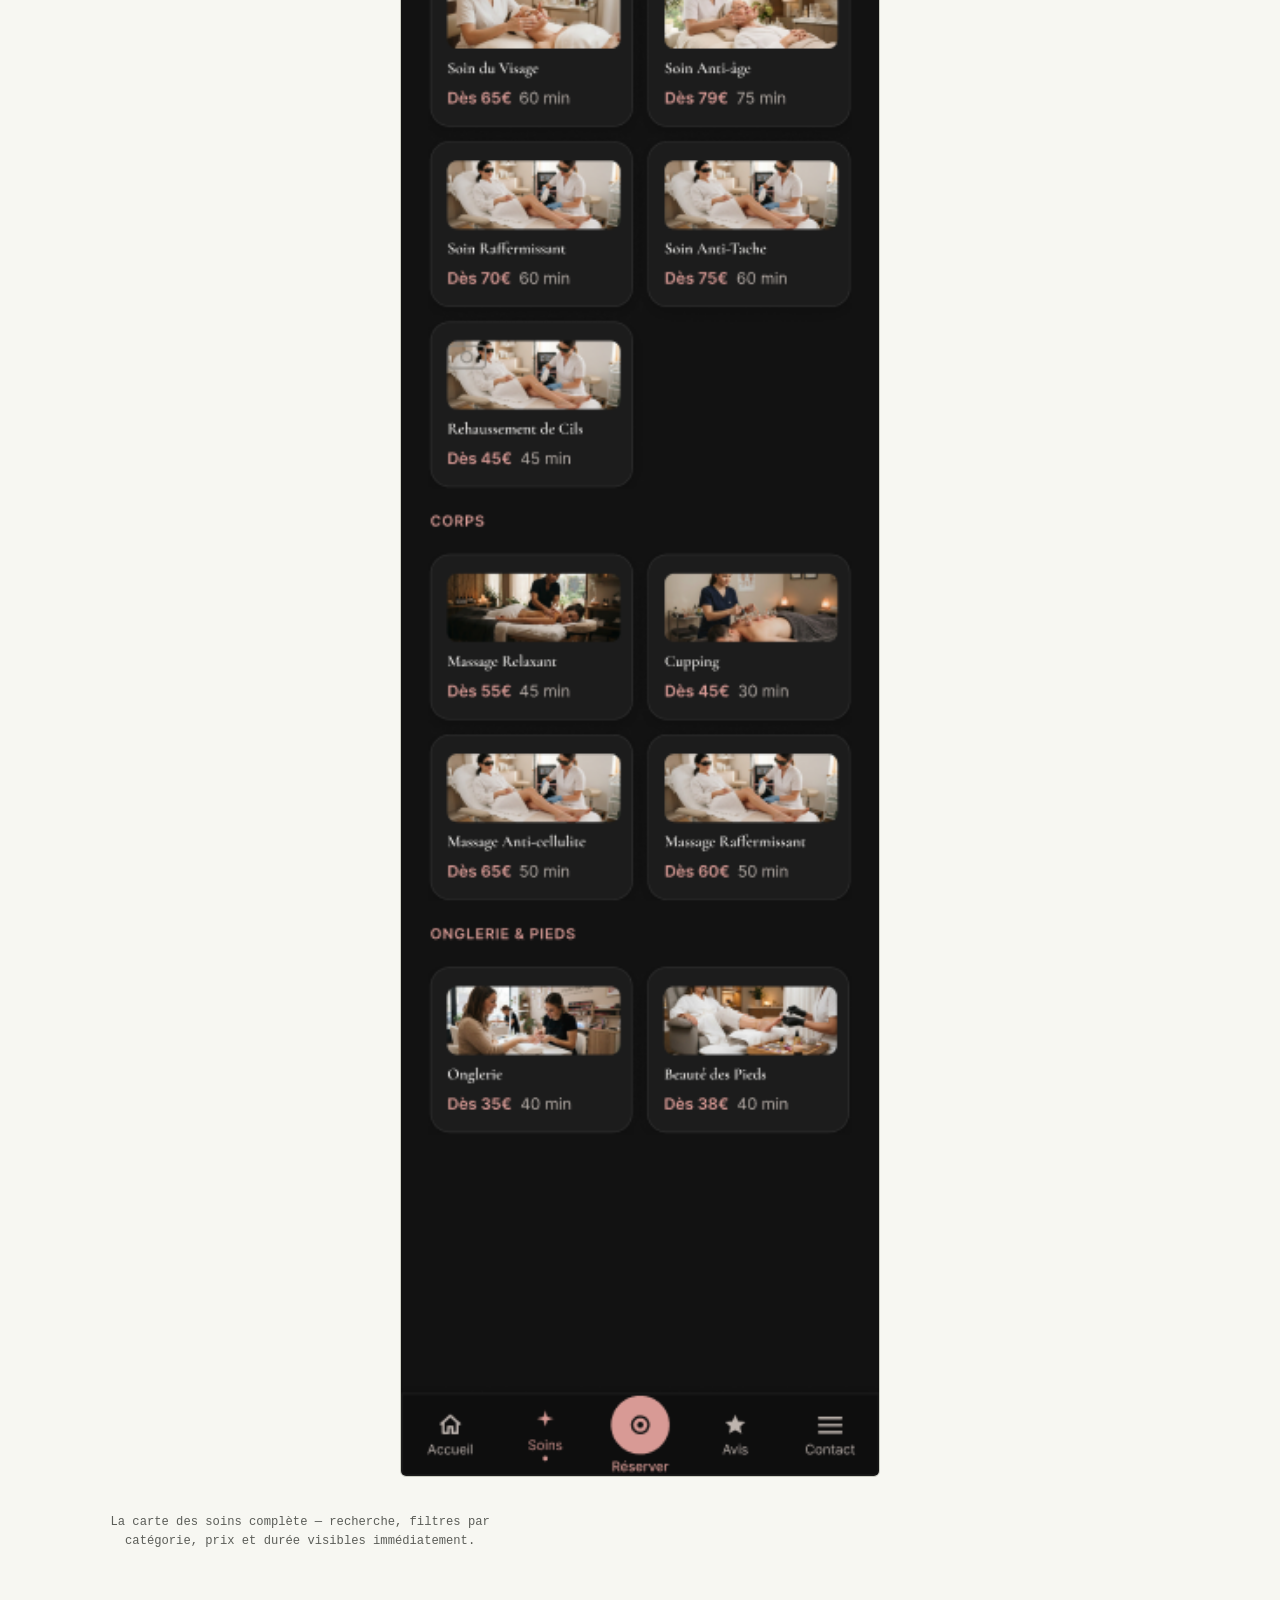
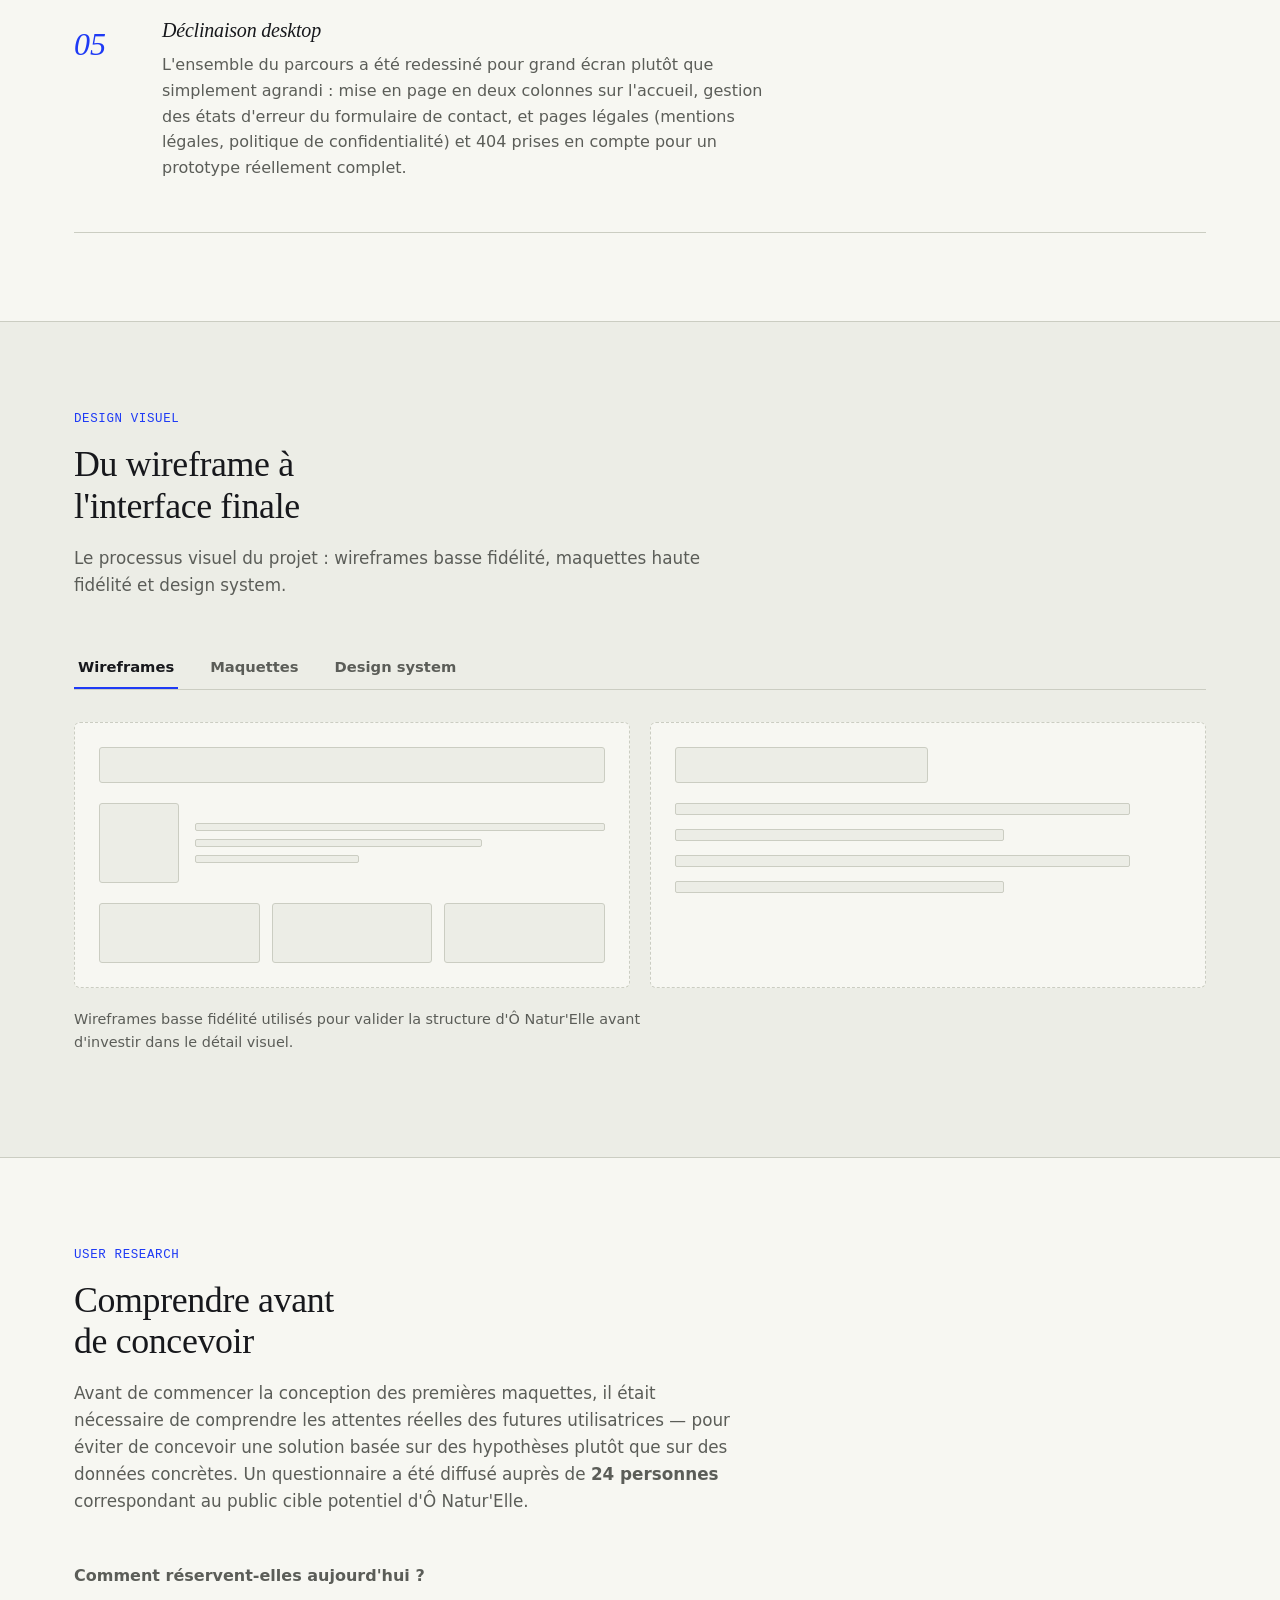
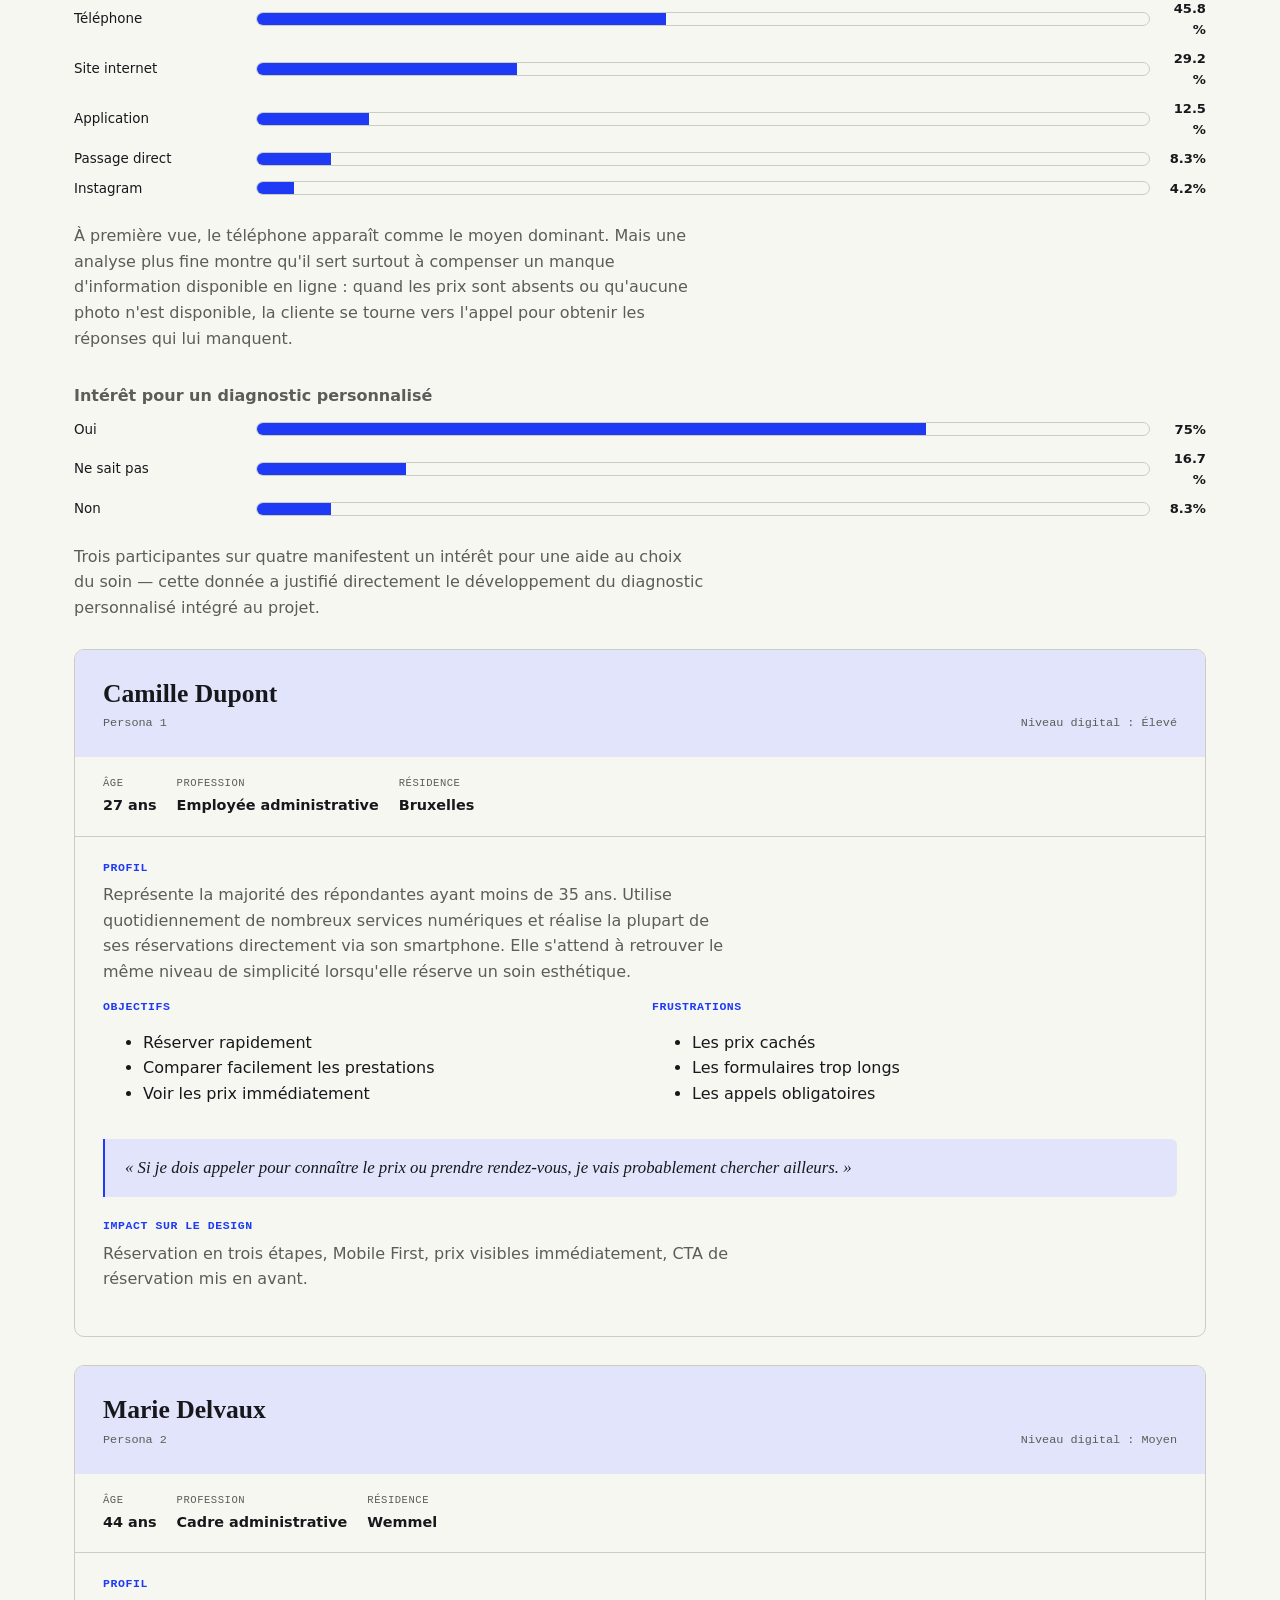
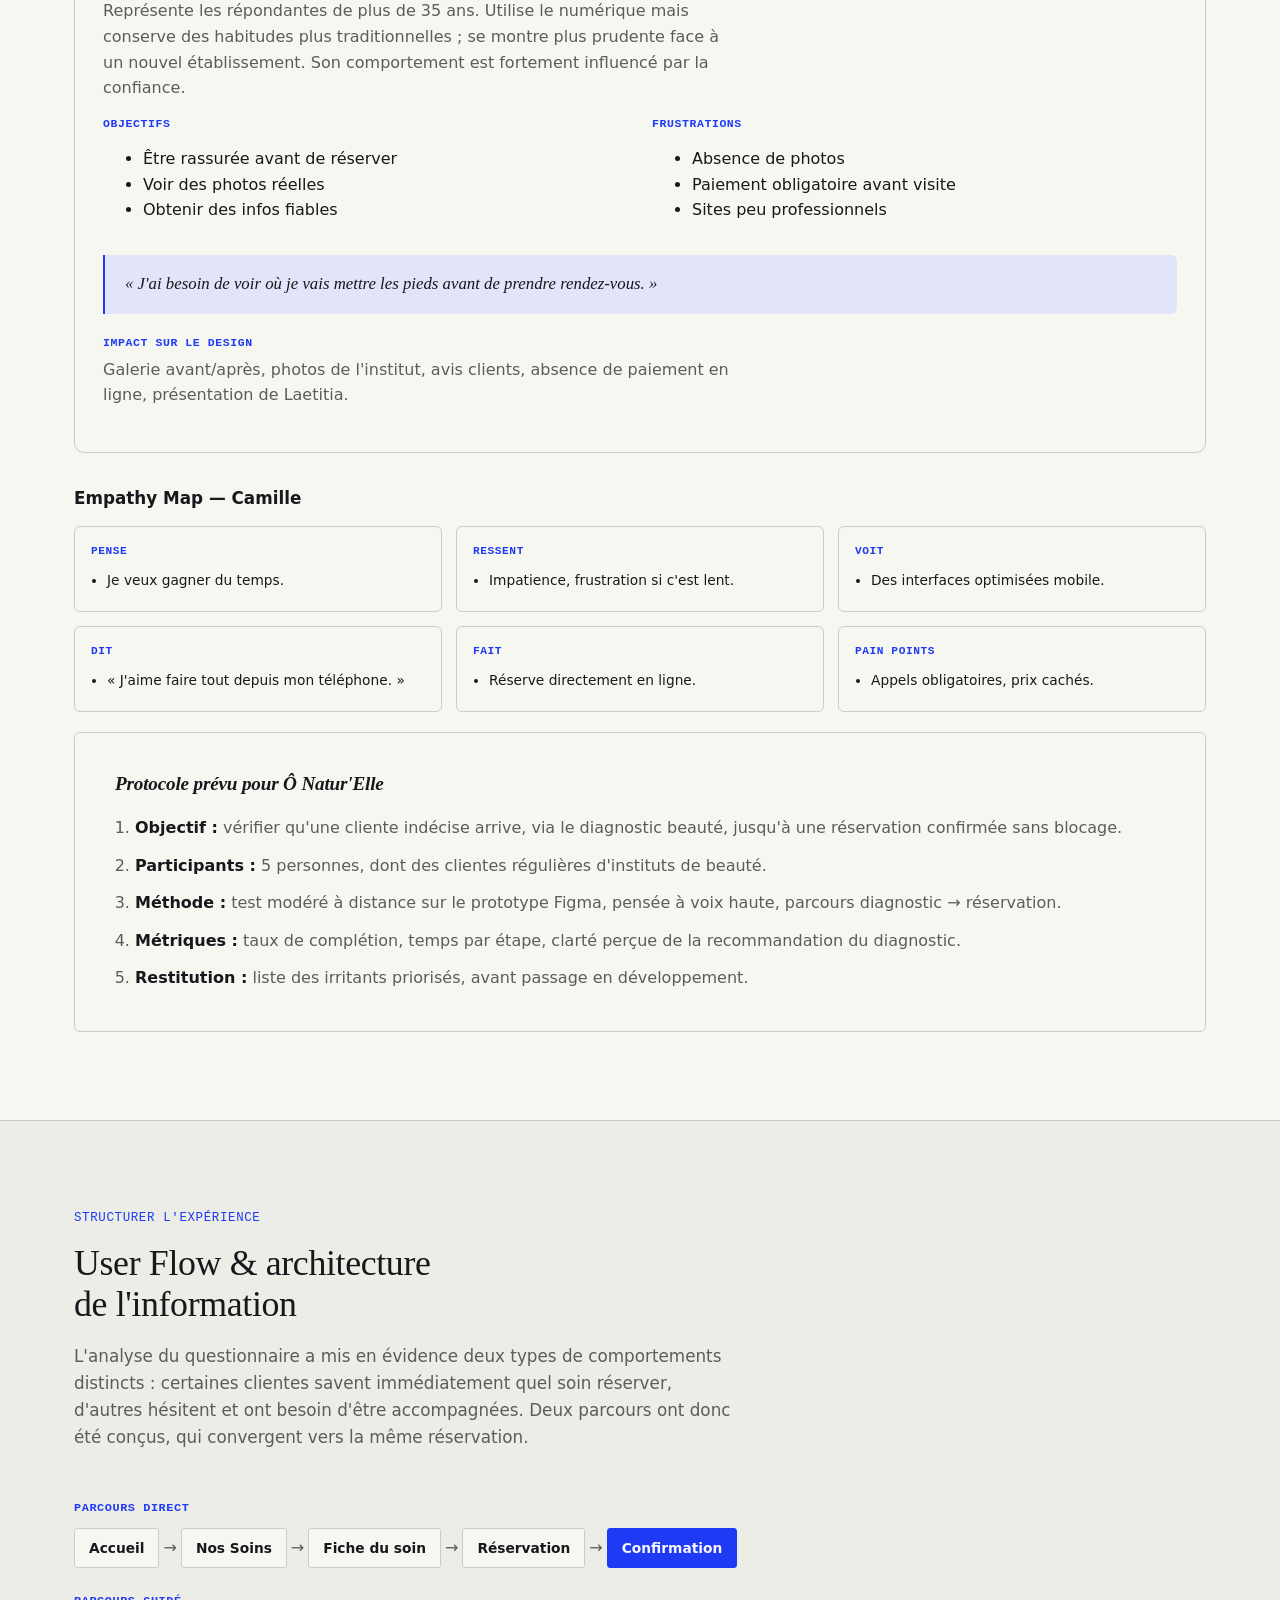
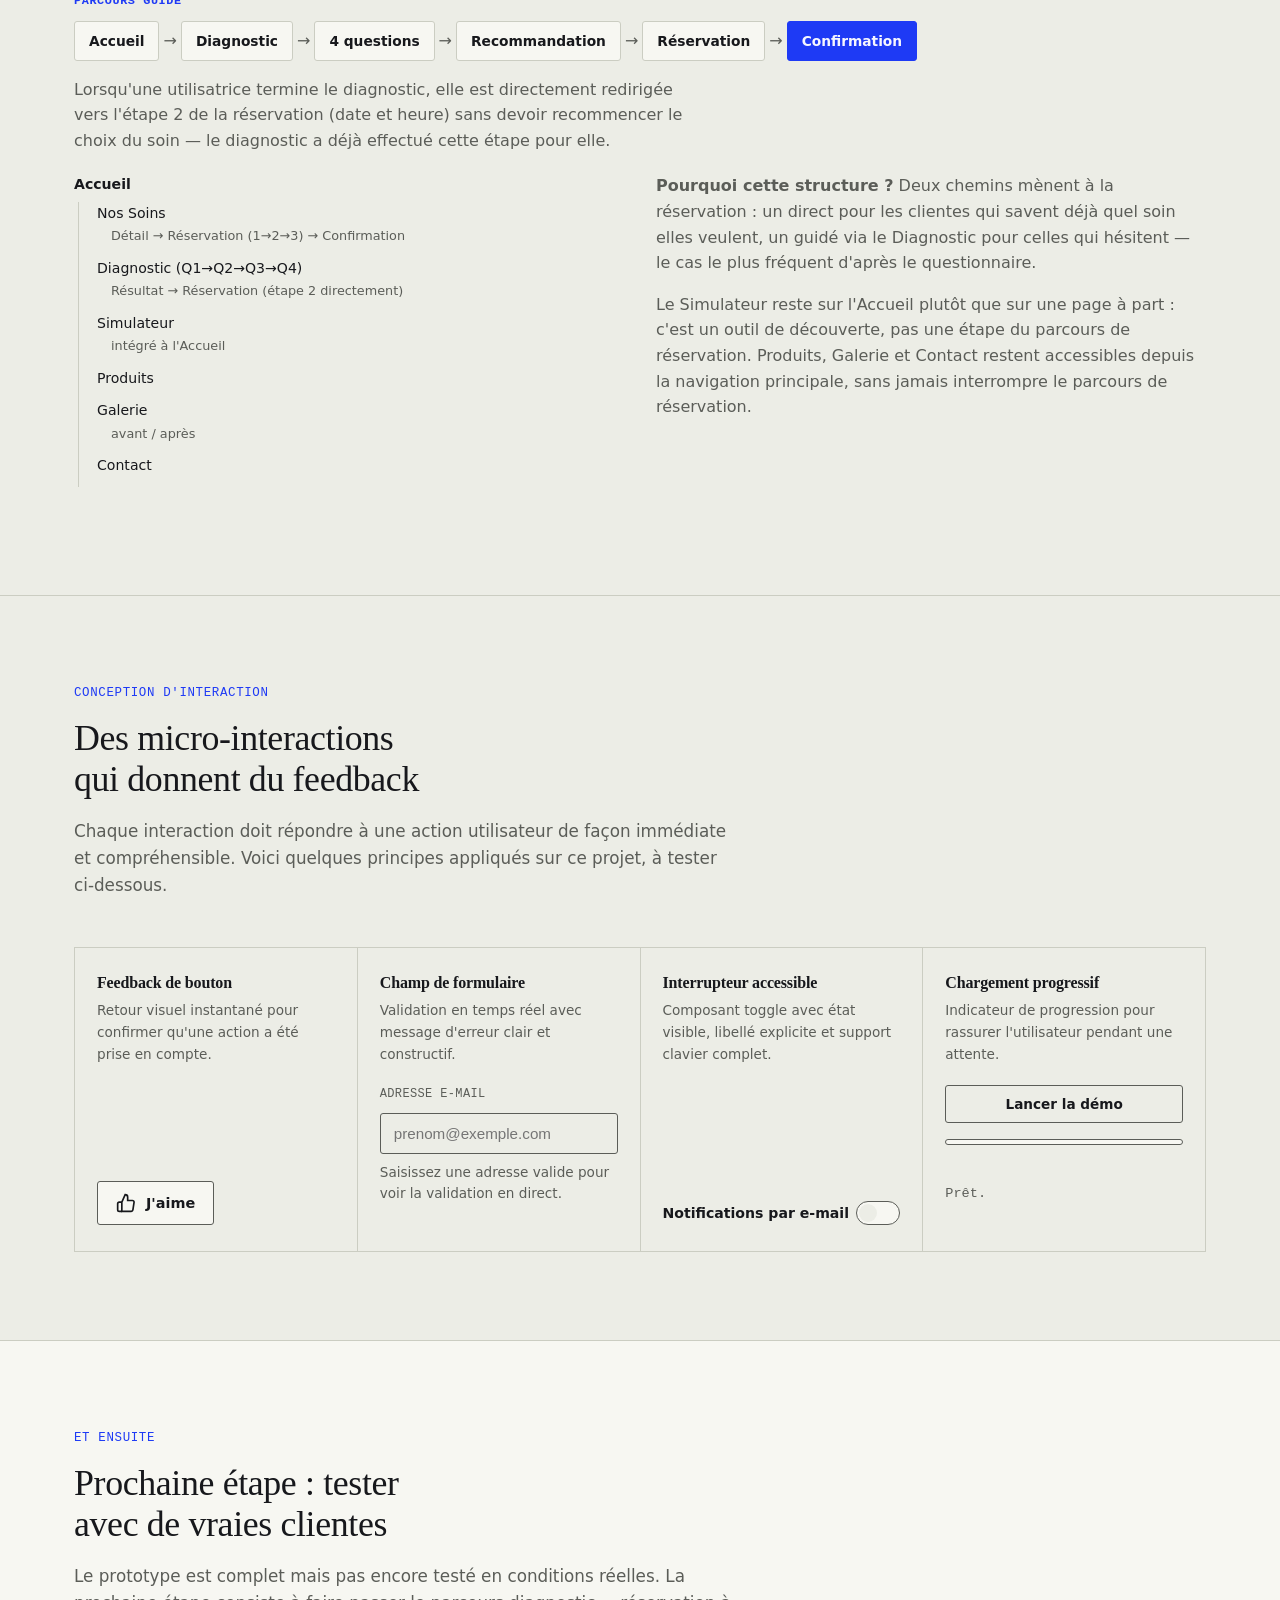
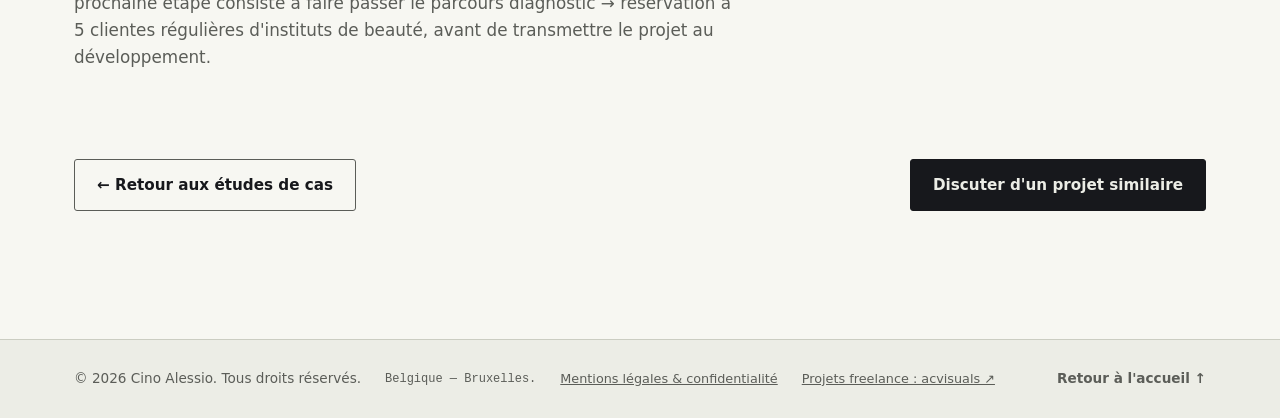
<file: o-naturelle.html>
<!DOCTYPE html>
<html lang="fr">
<head>
<meta charset="UTF-8">
<meta name="viewport" content="width=device-width, initial-scale=1.0">
<title>Ô Natur'Elle — Étude de cas UI/UX · Cino Alessio</title>
<meta name="description" content="Étude de cas UI/UX par Cino Alessio&nbsp;: prototype Figma complet (mobile et desktop) pour Ô Natur'Elle, institut de beauté — diagnostic personnalisé, réservation, boutique.">
<meta name="robots" content="index, follow">
<meta name="color-scheme" content="light dark">
<meta http-equiv="Content-Security-Policy" content="default-src 'self'; script-src 'self'; style-src 'self' 'unsafe-inline' https://fonts.googleapis.com; font-src https://fonts.gstatic.com; img-src 'self' data:; object-src 'none'; base-uri 'self'; form-action 'self';">
<meta name="referrer" content="strict-origin-when-cross-origin">

<link rel="canonical" href="https://alessio29-git.github.io/Ui-Ux-designer/o-naturelle.html">
<meta property="og:title" content="Ô Natur'Elle — Étude de cas UI/UX · Cino Alessio">
<meta property="og:description" content="Prototype Figma complet pour un institut de beauté&nbsp;: diagnostic personnalisé, réservation, boutique.">
<meta property="og:type" content="article">
<meta property="og:url" content="https://alessio29-git.github.io/Ui-Ux-designer/o-naturelle.html">
<meta property="og:image" content="https://alessio29-git.github.io/Ui-Ux-designer/img/og-logo.png">
<meta property="og:image:width" content="1200">
<meta property="og:image:height" content="630">
<meta property="og:image:alt" content="Logo AC — Cino Alessio, UI/UX Designer">
<meta property="og:locale" content="fr_FR">
<meta name="twitter:card" content="summary_large_image">
<meta name="twitter:title" content="Ô Natur'Elle — Étude de cas UI/UX · Cino Alessio">
<meta name="twitter:description" content="Prototype Figma complet pour un institut de beauté&nbsp;: diagnostic personnalisé, réservation, boutique.">
<meta name="twitter:image" content="https://alessio29-git.github.io/Ui-Ux-designer/img/og-logo.png">
<meta name="theme-color" content="#ECEDE6" media="(prefers-color-scheme: light)">
<meta name="theme-color" content="#15161A" media="(prefers-color-scheme: dark)">

<link rel="alternate" hreflang="fr" href="https://alessio29-git.github.io/Ui-Ux-designer/o-naturelle.html">
<link rel="alternate" hreflang="nl" href="https://alessio29-git.github.io/Ui-Ux-designer/nl/o-naturelle.html">
<link rel="alternate" hreflang="en" href="https://alessio29-git.github.io/Ui-Ux-designer/en/o-naturelle.html">
<link rel="alternate" hreflang="x-default" href="https://alessio29-git.github.io/Ui-Ux-designer/o-naturelle.html">
<link rel="icon" href="favicon.svg" type="image/svg+xml">
<script src="intro.js"></script>
<link rel="preconnect" href="https://fonts.googleapis.com">
<link rel="preconnect" href="https://fonts.gstatic.com" crossorigin>
<link href="https://fonts.googleapis.com/css2?family=Fraunces:ital,opsz,wght@0,9..144,300..700;1,9..144,300..600&family=Hanken+Grotesk:wght@400;500;600;700&family=IBM+Plex+Mono:wght@400;500&display=swap" rel="stylesheet">
<link rel="stylesheet" href="style.css">
<script type="application/ld+json">
{
  "@context": "https://schema.org",
  "@type": "BreadcrumbList",
  "itemListElement": [
    { "@type": "ListItem", "position": 1, "name": "Accueil", "item": "https://alessio29-git.github.io/Ui-Ux-designer/" },
    { "@type": "ListItem", "position": 2, "name": "Études de cas", "item": "https://alessio29-git.github.io/Ui-Ux-designer/#etudes-de-cas" },
    { "@type": "ListItem", "position": 3, "name": "Ô Natur'Elle" }
  ]
}
</script>
<script type="application/ld+json">
{
  "@context": "https://schema.org",
  "@type": "CreativeWork",
  "name": "Ô Natur'Elle — Prototype UI/UX pour un institut de beauté",
  "description": "Prototype Figma complet (mobile et desktop) pour Ô Natur'Elle, institut de beauté : diagnostic personnalisé, réservation, boutique.",
  "creator": { "@type": "Person", "name": "Cino Alessio" },
  "image": "https://alessio29-git.github.io/Ui-Ux-designer/img/og-logo.png",
  "url": "https://alessio29-git.github.io/Ui-Ux-designer/o-naturelle.html"
}
</script>
<style>
  .breadcrumb { font-family: var(--font-mono); font-size: 0.78rem; color: var(--ink-muted); margin-bottom: 20px; }
  .breadcrumb a { color: var(--ink-muted); text-decoration: none; border-bottom: 1px solid var(--line); }
  .breadcrumb a:hover { color: var(--accent); border-color: var(--accent); }
  .case-hero { padding: 48px 0 56px; border-top: none; }
  .case-hero-meta { display: flex; flex-wrap: wrap; gap: 8px 28px; font-family: var(--font-mono); font-size: 0.8rem; color: var(--ink-muted); border-top: 1px solid var(--line); border-bottom: 1px solid var(--line); padding: 18px 0; margin: 28px 0; }
  .case-hero-meta strong { color: var(--ink); display: block; font-family: var(--font-body); font-size: 0.95rem; margin-top: 2px; }
  .case-actions { display: flex; gap: 14px; flex-wrap: wrap; margin-top: 8px; }
  .shot { border: 1px solid var(--line); border-radius: var(--radius-md); overflow: hidden; background: var(--paper-raised); }
  .shot img { width: 100%; height: auto; }
  .shot-caption { font-family: var(--font-mono); font-size: 0.76rem; color: var(--ink-muted); padding: 12px 4px 0; }
  .shot-row { display: grid; grid-template-columns: 1fr 1fr; gap: 24px; align-items: start; margin: 40px 0; }
  .shot-row.single { grid-template-columns: minmax(0, 480px); justify-content: center; }
  .step-block { display: grid; grid-template-columns: 64px 1fr; gap: 24px; padding: 36px 0; border-bottom: 1px solid var(--line); }
  .step-block:first-child { padding-top: 0; }
  .step-num { font-family: var(--font-display); font-style: italic; font-size: 2rem; color: var(--accent); }
  .step-block h3 { font-size: 1.25rem; font-style: italic; font-weight: 500; margin-bottom: 10px; }
  .next-project { display: flex; justify-content: space-between; align-items: center; gap: 16px; flex-wrap: wrap; padding: 40px 0; }
  @media (max-width: 720px) {
    .shot-row { grid-template-columns: 1fr; }
    .step-block { grid-template-columns: 1fr; gap: 8px; }
  }
  @media (max-width: 400px) {
    .bar-label { width: 108px; font-size: 0.78rem; }
    .bar-row { gap: 8px; }
  }

  /* Persona cards */
  .persona-card { border: 1px solid var(--line); border-radius: var(--radius-lg); overflow: hidden; margin: 28px 0; background: var(--paper-raised); }
  .persona-head { background: var(--accent-soft); padding: 24px 28px; display: flex; justify-content: space-between; align-items: flex-end; flex-wrap: wrap; gap: 8px; }
  .persona-head .p-name { font-family: var(--font-display); font-size: 1.6rem; font-weight: 600; color: var(--ink); }
  .persona-head .p-tag { font-family: var(--font-mono); font-size: 0.74rem; color: var(--ink-muted); }
  .persona-facts { display: flex; flex-wrap: wrap; gap: 20px; padding: 18px 28px; border-bottom: 1px solid var(--line); }
  .persona-facts .fact .k { display: block; font-family: var(--font-mono); font-size: 0.66rem; text-transform: uppercase; letter-spacing: 0.05em; color: var(--ink-muted); }
  .persona-facts .fact .v { font-weight: 600; color: var(--ink); font-size: 0.9rem; }
  .persona-body { padding: 24px 28px 28px; }
  .persona-body h4 { font-family: var(--font-mono); font-size: 0.72rem; font-weight: 600; text-transform: uppercase; letter-spacing: 0.05em; color: var(--accent); margin: 22px 0 8px; }
  .persona-body h4:first-child { margin-top: 0; }
  .persona-2col { display: grid; grid-template-columns: 1fr 1fr; gap: 24px; }
  .persona-quote { background: var(--accent-soft); border-left: 2px solid var(--accent); border-radius: 0 var(--radius-md) var(--radius-md) 0; padding: 16px 20px; font-family: var(--font-display); font-style: italic; font-size: 1.05rem; color: var(--ink); margin: 16px 0; }
  @media (max-width: 640px) { .persona-2col { grid-template-columns: 1fr; } }

  /* Empathy map */
  .empathy-title { font-family: var(--font-body); font-weight: 700; margin: 32px 0 14px; font-size: 1.05rem; }
  .empathy-grid { display: grid; grid-template-columns: repeat(3, 1fr); gap: 14px; margin-bottom: 20px; }
  .empathy-cell { background: var(--paper-raised); border: 1px solid var(--line); border-radius: var(--radius-md); padding: 16px; }
  .empathy-cell h5 { margin: 0 0 8px; font-family: var(--font-mono); font-size: 0.7rem; text-transform: uppercase; letter-spacing: 0.05em; color: var(--accent); }
  .empathy-cell ul { margin: 0; padding-left: 16px; font-size: 0.86rem; }
  .empathy-cell li { margin-bottom: 4px; }
  @media (max-width: 720px) { .empathy-grid { grid-template-columns: 1fr 1fr; } }
  @media (max-width: 480px) { .empathy-grid { grid-template-columns: 1fr; } }

  /* Flow diagram */
  .flow-label { font-family: var(--font-mono); font-weight: 700; font-size: 0.74rem; color: var(--accent); text-transform: uppercase; letter-spacing: 0.05em; margin: 24px 0 10px; }
  .flow-row { display: flex; align-items: center; flex-wrap: wrap; gap: 8px 4px; }
  .flow-box { background: var(--paper-raised); border: 1px solid var(--line); border-radius: var(--radius-sm); padding: 8px 14px; font-size: 0.86rem; font-weight: 600; color: var(--ink); white-space: nowrap; }
  .flow-box.end { background: var(--accent); color: var(--accent-ink); border-color: var(--accent); }
  .flow-arrow { color: var(--ink-muted); }

  /* Tree diagram */
  .tree-wrap { display: grid; grid-template-columns: 1fr 1fr; gap: 32px; margin: 20px 0; }
  .tree-diagram { font-size: 0.88rem; }
  .tree-diagram .t-root { font-weight: 700; color: var(--ink); margin-bottom: 6px; }
  .tree-diagram .t-item { padding-left: 18px; border-left: 1px solid var(--line); margin-left: 4px; padding-bottom: 10px; }
  .tree-diagram .t-sub { padding-left: 14px; color: var(--ink-muted); font-size: 0.8rem; margin-top: 2px; }
  @media (max-width: 720px) { .tree-wrap { grid-template-columns: 1fr; } }

  /* Bar chart */
  .barchart { margin: 16px 0 24px; }
  .bar-row { display: flex; align-items: center; margin-bottom: 8px; gap: 12px; }
  .bar-label { width: 170px; font-size: 0.84rem; color: var(--ink); flex-shrink: 0; }
  .bar-track { flex: 1; height: 14px; background: var(--paper-raised); border: 1px solid var(--line); border-radius: 7px; overflow: hidden; }
  .bar-fill { height: 100%; background: var(--accent); }
  .bar-value { width: 44px; font-size: 0.82rem; font-weight: 700; color: var(--ink); text-align: right; flex-shrink: 0; }
</style>
</head>
<body>

<a class="skip-link" href="#main">Aller au contenu principal</a>

<header class="site-header" id="siteHeader">
  <div class="container header-inner">
    <a href="index.html" class="logo" aria-label="Cino Alessio, UI/UX Designer — retour à l'accueil">
      <img src="img/ac-logo.png" width="573" height="468" class="logo-mark" alt="">
    </a>

    <nav class="main-nav" id="mainNav" aria-label="Navigation principale">
      <ul>
        <li><a href="index.html#etudes-de-cas" class="nav-link">Projets</a></li>
        <li><a href="index.html#competences" class="nav-link">Compétences</a></li>
        <li><a href="index.html#personnalite" class="nav-link">À propos</a></li>
        <li><a href="index.html#contact" class="nav-link">Contact</a></li>
        <li class="nav-lang" aria-label="Langue · Taal · Language">
          <a href="o-naturelle.html" hreflang="fr" lang="fr" aria-current="page" title="Français">FR</a>
          <a href="nl/o-naturelle.html" hreflang="nl" lang="nl" title="Nederlands">NL</a>
          <a href="en/o-naturelle.html" hreflang="en" lang="en" title="English">EN</a>
        </li>
      </ul>
    </nav>

    <div class="header-actions">
      <nav class="lang-switch" aria-label="Langue · Taal · Language">
        <a href="o-naturelle.html" hreflang="fr" lang="fr" aria-current="page" title="Français">FR</a>
        <a href="nl/o-naturelle.html" hreflang="nl" lang="nl" title="Nederlands">NL</a>
        <a href="en/o-naturelle.html" hreflang="en" lang="en" title="English">EN</a>
      </nav>
      <button type="button" class="theme-toggle" id="themeToggle" aria-label="Activer le thème sombre" aria-pressed="false">
        <svg class="icon-sun" width="20" height="20" viewBox="0 0 24 24" fill="none" stroke="currentColor" stroke-width="2" aria-hidden="true"><circle cx="12" cy="12" r="4"/><path d="M12 2v2M12 20v2M4.9 4.9l1.4 1.4M17.7 17.7l1.4 1.4M2 12h2M20 12h2M4.9 19.1l1.4-1.4M17.7 6.3l1.4-1.4"/></svg>
        <svg class="icon-moon" width="20" height="20" viewBox="0 0 24 24" fill="none" stroke="currentColor" stroke-width="2" aria-hidden="true"><path d="M21 12.8A9 9 0 1 1 11.2 3a7 7 0 0 0 9.8 9.8Z"/></svg>
      </button>
      <a href="tel:+32485037294" class="header-call" aria-label="Appeler Cino Alessio au +32 485 03 72 94">
        <svg width="18" height="18" viewBox="0 0 24 24" fill="none" stroke="currentColor" stroke-width="2" stroke-linecap="round" stroke-linejoin="round" aria-hidden="true"><path d="M22 16.9v3a2 2 0 0 1-2.2 2 19.8 19.8 0 0 1-8.6-3.1 19.5 19.5 0 0 1-6-6A19.8 19.8 0 0 1 2.1 4.2 2 2 0 0 1 4.1 2h3a2 2 0 0 1 2 1.7c.1.9.4 1.8.7 2.7a2 2 0 0 1-.5 2.1L8 9.8a16 16 0 0 0 6 6l1.3-1.3a2 2 0 0 1 2.1-.4c.9.3 1.8.6 2.7.7a2 2 0 0 1 1.7 2z"/></svg>
        <span class="header-call-num">+32 485 03 72 94</span>
      </a>
      <a href="index.html#contact" class="btn btn-primary btn-small">Me contacter</a>
      <button type="button" class="menu-toggle" id="menuToggle" aria-label="Ouvrir le menu" aria-expanded="false" aria-controls="mainNav">
        <span></span><span></span><span></span>
      </button>
    </div>
  </div>
</header>

<main id="main">

  <section class="section case-hero" aria-labelledby="case-title">
    <div class="container">
      <p class="breadcrumb"><a href="index.html">Accueil</a> / <a href="index.html#etudes-de-cas">Études de cas</a> / Ô Natur'Elle</p>

      <span class="case-tag">Beauté &amp; bien-être · Prototype Figma, mobile &amp; desktop</span>
      <h1 id="case-title" class="section-title" style="max-width:18ch; font-size:clamp(2rem,4vw,3rem);">Ô Natur'Elle — un prototype complet pour un institut de beauté</h1>
      <p class="hero-lede" style="max-width:65ch; font-size:1.1rem;">
        Ô Natur'Elle est un institut de beauté premium fondé par Laetitia Van Driessche, esthéticienne diplômée
        installée à Wemmel, en Belgique. Pour ce projet client, j'ai conçu de bout en bout un prototype Figma
        complet et responsive — avec un fil conducteur simple&nbsp;: aider une cliente indécise à trouver le bon soin
        et à réserver sans friction.
      </p>

      <div class="case-actions">
        <a class="btn btn-primary" href="https://www.figma.com/design/KevVuUXGlGFfTYBVmaRjBL/%C3%94-Natur-Elle?node-id=644-162&t=nJcHRwKrs1C71wnm-0" target="_blank" rel="noopener noreferrer">Voir le prototype sur Figma</a>
        <a class="btn btn-ghost" href="index.html#etudes-de-cas">← Retour aux études de cas</a>
      </div>

      <div class="case-hero-meta">
        <span>Rôle<strong>UI/UX Designer</strong></span>
        <span>Cliente<strong>Esthéticienne diplômée, Belgique</strong></span>
        <span>Outils<strong>Figma</strong></span>
        <span>Portée<strong>30+ écrans, mobile &amp; desktop</strong></span>
        <span>Statut<strong>Prototype, avant développement</strong></span>
      </div>

      <div class="shot-row">
        <div class="shot">
          <img src="img/onaturelle-accueil.png" width="393" height="514" alt="Écran d'accueil mobile d'Ô Natur'Elle&nbsp;: titre «&nbsp;Révélez votre beauté naturelle », note de 4,8, boutons Prendre rendez-vous et Découvrir les soins">
        </div>
        <div class="shot">
          <img src="img/onaturelle-desktop-hero.png" width="1400" height="649" alt="Version desktop de l'accueil, avec photo de Laetitia Van Driessche, fondatrice d'Ô Natur'Elle">
        </div>
      </div>
      <p class="shot-caption" style="margin-top:-24px; margin-bottom:32px;">Accueil, mobile et desktop — même message, densité d'information adaptée à chaque écran.</p>
    </div>
  </section>

  <section class="section section-alt" aria-labelledby="demarche-title">
    <div class="container">
      <p class="section-eyebrow">La démarche</p>
      <h2 id="demarche-title" class="section-title">Cinq étapes, de la première esquisse au prototype cliquable</h2>

      <div class="step-block">
        <span class="step-num">01</span>
        <div>
          <h3>Cadrage</h3>
          <p>Positionnement premium et chaleureux, pensé mobile-first&nbsp;: la majorité des clientes d'un institut de beauté réservent depuis leur téléphone, entre deux rendez-vous. L'architecture du site part de ce constat plutôt que de l'inverse.</p>
        </div>
      </div>

      <div class="step-block">
        <span class="step-num">02</span>
        <div>
          <h3>Le diagnostic beauté</h3>
          <p>La fonctionnalité centrale du projet&nbsp;: un questionnaire en 4 étapes (zone à traiter, disponibilité, budget) qui recommande automatiquement le soin le plus adapté. L'objectif est de réduire l'indécision — souvent la vraie raison pour laquelle une visiteuse quitte un site de ce type sans réserver.</p>
        </div>
      </div>

      <div class="shot-row single">
        <div class="shot">
          <img src="img/onaturelle-diagnostic.png" width="393" height="861" loading="lazy" decoding="async" alt="Résultat du diagnostic beauté&nbsp;: recommandation «&nbsp;Soin du Visage Signature » avec résumé des réponses de la cliente">
        </div>
      </div>
      <p class="shot-caption" style="text-align:center; margin-top:-16px; margin-bottom:32px;">Résultat du diagnostic&nbsp;: une recommandation claire, justifiée par les réponses de la cliente.</p>

      <div class="step-block">
        <span class="step-num">03</span>
        <div>
          <h3>La réservation</h3>
          <p>Un parcours en 3 étapes avec indicateur de progression visible à tout moment, un écran de chargement pendant la vérification de créneau, puis une confirmation animée (validation + confettis) — pour transformer une simple prise de rendez-vous en moment agréable plutôt qu'en formulaire administratif.</p>
        </div>
      </div>

      <div class="shot-row single">
        <div class="shot">
          <img src="img/onaturelle-reservation.png" width="366" height="900" loading="lazy" decoding="async" alt="Étape 1 sur 3 du parcours de réservation&nbsp;: liste des soins avec prix et durée, bouton Continuer">
        </div>
      </div>
      <p class="shot-caption" style="text-align:center; margin-top:-16px; margin-bottom:32px;">Étape 1 sur 3&nbsp;: chaque étape affiche sa progression, jamais de formulaire à rallonge d'un coup.</p>

      <div class="step-block">
        <span class="step-num">04</span>
        <div>
          <h3>Catalogue &amp; boutique</h3>
          <p>Douze soins classés par catégorie (épilation, visage, corps, onglerie), chacun avec tarif et durée affichés dès la vignette, recherche et filtres. En complément, une boutique de cinq produits avec quick view, et une galerie avec visionneuse photo.</p>
        </div>
      </div>

      <div class="shot-row single">
        <div class="shot">
          <img src="img/onaturelle-liste-soins.png" width="274" height="1400" loading="lazy" decoding="async" alt="Carte des soins mobile, filtrable par catégorie, avec douze soins listés (prix et durée)">
        </div>
      </div>
      <p class="shot-caption" style="text-align:center; margin-top:-16px; margin-bottom:32px;">La carte des soins complète — recherche, filtres par catégorie, prix et durée visibles immédiatement.</p>

      <div class="step-block">
        <span class="step-num">05</span>
        <div>
          <h3>Déclinaison desktop</h3>
          <p>L'ensemble du parcours a été redessiné pour grand écran plutôt que simplement agrandi&nbsp;: mise en page en deux colonnes sur l'accueil, gestion des états d'erreur du formulaire de contact, et pages légales (mentions légales, politique de confidentialité) et 404 prises en compte pour un prototype réellement complet.</p>
        </div>
      </div>
    </div>
  </section>

  <section class="section" aria-labelledby="visual-title">
    <div class="container">
      <p class="section-eyebrow">Design visuel</p>
      <h2 id="visual-title" class="section-title">Du wireframe à l'interface finale</h2>
      <p class="section-lede">Le processus visuel du projet&nbsp;: wireframes basse fidélité, maquettes haute fidélité et design system.</p>

      <div class="tabs" data-tabs>
        <div class="tab-list" role="tablist" aria-label="Étapes du design visuel">
          <button class="tab-btn is-active" role="tab" id="tab-wireframe" aria-controls="panel-wireframe" aria-selected="true">Wireframes</button>
          <button class="tab-btn" role="tab" id="tab-mockup" aria-controls="panel-mockup" aria-selected="false" tabindex="-1">Maquettes</button>
          <button class="tab-btn" role="tab" id="tab-system" aria-controls="panel-system" aria-selected="false" tabindex="-1">Design system</button>
        </div>

        <div class="tab-panel is-active" id="panel-wireframe" role="tabpanel" aria-labelledby="tab-wireframe">
          <div class="visual-grid">
            <div class="wireframe-box">
              <div class="wf-header"></div>
              <div class="wf-row"><div class="wf-box"></div><div class="wf-lines"><span></span><span></span><span></span></div></div>
              <div class="wf-blocks"><div></div><div></div><div></div></div>
            </div>
            <div class="wireframe-box">
              <div class="wf-header short"></div>
              <div class="wf-list"><span></span><span></span><span></span><span></span></div>
            </div>
          </div>
          <p class="visual-caption">Wireframes basse fidélité utilisés pour valider la structure d'Ô Natur'Elle avant d'investir dans le détail visuel.</p>
        </div>

        <div class="tab-panel" id="panel-mockup" role="tabpanel" aria-labelledby="tab-mockup" hidden>
          <div class="shot-row">
            <div class="shot">
              <img src="img/onaturelle-accueil.png" width="393" height="514" loading="lazy" decoding="async" alt="Maquette haute fidélité de l'accueil mobile">
            </div>
            <div class="shot">
              <img src="img/onaturelle-diagnostic.png" width="393" height="861" loading="lazy" decoding="async" alt="Maquette haute fidélité du résultat de diagnostic">
            </div>
          </div>
          <p class="visual-caption">Maquettes haute fidélité incluant micro-copie, couleurs de marque et hiérarchie typographique finale.</p>
        </div>

        <div class="tab-panel" id="panel-system" role="tabpanel" aria-labelledby="tab-system" hidden>
          <div class="system-grid">
            <div class="swatch-group">
              <span class="swatch" style="background:#1E3AF5">Signature</span>
              <span class="swatch" style="background:#3A2E2A">Ô Natur'Elle</span>
              <span class="swatch" style="background:#17181C">Encre</span>
              <span class="swatch swatch-light" style="background:#ECEDE6">Papier</span>
            </div>
            <div class="type-scale">
              <p class="ts-display">Titre — Fraunces 600</p>
              <p class="ts-display-italic">Accent — Fraunces italic</p>
              <p class="ts-body">Texte courant — Hanken Grotesk, 16px, line-height 1.6</p>
              <p class="ts-mono">ANNOTATIONS — IBM Plex Mono</p>
            </div>
            <div class="component-row">
              <button class="btn btn-primary" type="button" disabled>Bouton primaire</button>
              <button class="btn btn-ghost" type="button" disabled>Bouton secondaire</button>
              <span class="badge">Badge</span>
            </div>
          </div>
          <p class="visual-caption">Extrait du design system utilisé pour Ô Natur'Elle&nbsp;: palette, échelle typographique et composants documentés dans Figma.</p>
        </div>
      </div>
    </div>
  </section>

  <section class="section section-alt" aria-labelledby="research-title">
    <div class="container">
      <p class="section-eyebrow">User Research</p>
      <h2 id="research-title" class="section-title">Comprendre avant de concevoir</h2>
      <p class="section-lede">Avant de commencer la conception des premières maquettes, il était nécessaire de comprendre les attentes réelles des futures utilisatrices — pour éviter de concevoir une solution basée sur des hypothèses plutôt que sur des données concrètes. Un questionnaire a été diffusé auprès de <strong>24 personnes</strong> correspondant au public cible potentiel d'Ô Natur'Elle.</p>

      <div class="barchart">
        <p style="font-weight:600; margin-bottom:10px;">Comment réservent-elles aujourd'hui&nbsp;?</p>
        <div class="bar-row"><div class="bar-label">Téléphone</div><div class="bar-track"><div class="bar-fill" style="width:45.8%;"></div></div><div class="bar-value">45.8%</div></div>
        <div class="bar-row"><div class="bar-label">Site internet</div><div class="bar-track"><div class="bar-fill" style="width:29.2%;"></div></div><div class="bar-value">29.2%</div></div>
        <div class="bar-row"><div class="bar-label">Application</div><div class="bar-track"><div class="bar-fill" style="width:12.5%;"></div></div><div class="bar-value">12.5%</div></div>
        <div class="bar-row"><div class="bar-label">Passage direct</div><div class="bar-track"><div class="bar-fill" style="width:8.3%;"></div></div><div class="bar-value">8.3%</div></div>
        <div class="bar-row"><div class="bar-label">Instagram</div><div class="bar-track"><div class="bar-fill" style="width:4.2%;"></div></div><div class="bar-value">4.2%</div></div>
      </div>
      <p>À première vue, le téléphone apparaît comme le moyen dominant. Mais une analyse plus fine montre qu'il sert surtout à compenser un manque d'information disponible en ligne&nbsp;: quand les prix sont absents ou qu'aucune photo n'est disponible, la cliente se tourne vers l'appel pour obtenir les réponses qui lui manquent.</p>

      <div class="barchart" style="margin-top:32px;">
        <p style="font-weight:600; margin-bottom:10px;">Intérêt pour un diagnostic personnalisé</p>
        <div class="bar-row"><div class="bar-label">Oui</div><div class="bar-track"><div class="bar-fill" style="width:75%;"></div></div><div class="bar-value">75%</div></div>
        <div class="bar-row"><div class="bar-label">Ne sait pas</div><div class="bar-track"><div class="bar-fill" style="width:16.7%;"></div></div><div class="bar-value">16.7%</div></div>
        <div class="bar-row"><div class="bar-label">Non</div><div class="bar-track"><div class="bar-fill" style="width:8.3%;"></div></div><div class="bar-value">8.3%</div></div>
      </div>
      <p>Trois participantes sur quatre manifestent un intérêt pour une aide au choix du soin — cette donnée a justifié directement le développement du diagnostic personnalisé intégré au projet.</p>

      <div class="persona-card">
        <div class="persona-head">
          <div><div class="p-name">Camille Dupont</div><div class="p-tag">Persona 1</div></div>
          <div class="p-tag">Niveau digital&nbsp;: Élevé</div>
        </div>
        <div class="persona-facts">
          <div class="fact"><span class="k">Âge</span><span class="v">27 ans</span></div>
          <div class="fact"><span class="k">Profession</span><span class="v">Employée administrative</span></div>
          <div class="fact"><span class="k">Résidence</span><span class="v">Bruxelles</span></div>
        </div>
        <div class="persona-body">
          <h4>Profil</h4>
          <p>Représente la majorité des répondantes ayant moins de 35 ans. Utilise quotidiennement de nombreux services numériques et réalise la plupart de ses réservations directement via son smartphone. Elle s'attend à retrouver le même niveau de simplicité lorsqu'elle réserve un soin esthétique.</p>
          <div class="persona-2col">
            <div><h4>Objectifs</h4><ul><li>Réserver rapidement</li><li>Comparer facilement les prestations</li><li>Voir les prix immédiatement</li></ul></div>
            <div><h4>Frustrations</h4><ul><li>Les prix cachés</li><li>Les formulaires trop longs</li><li>Les appels obligatoires</li></ul></div>
          </div>
          <div class="persona-quote">«&nbsp;Si je dois appeler pour connaître le prix ou prendre rendez-vous, je vais probablement chercher ailleurs. »</div>
          <h4>Impact sur le design</h4>
          <p>Réservation en trois étapes, Mobile First, prix visibles immédiatement, CTA de réservation mis en avant.</p>
        </div>
      </div>

      <div class="persona-card">
        <div class="persona-head">
          <div><div class="p-name">Marie Delvaux</div><div class="p-tag">Persona 2</div></div>
          <div class="p-tag">Niveau digital&nbsp;: Moyen</div>
        </div>
        <div class="persona-facts">
          <div class="fact"><span class="k">Âge</span><span class="v">44 ans</span></div>
          <div class="fact"><span class="k">Profession</span><span class="v">Cadre administrative</span></div>
          <div class="fact"><span class="k">Résidence</span><span class="v">Wemmel</span></div>
        </div>
        <div class="persona-body">
          <h4>Profil</h4>
          <p>Représente les répondantes de plus de 35 ans. Utilise le numérique mais conserve des habitudes plus traditionnelles&nbsp;; se montre plus prudente face à un nouvel établissement. Son comportement est fortement influencé par la confiance.</p>
          <div class="persona-2col">
            <div><h4>Objectifs</h4><ul><li>Être rassurée avant de réserver</li><li>Voir des photos réelles</li><li>Obtenir des infos fiables</li></ul></div>
            <div><h4>Frustrations</h4><ul><li>Absence de photos</li><li>Paiement obligatoire avant visite</li><li>Sites peu professionnels</li></ul></div>
          </div>
          <div class="persona-quote">«&nbsp;J'ai besoin de voir où je vais mettre les pieds avant de prendre rendez-vous. »</div>
          <h4>Impact sur le design</h4>
          <p>Galerie avant/après, photos de l'institut, avis clients, absence de paiement en ligne, présentation de Laetitia.</p>
        </div>
      </div>

      <div class="empathy-title">Empathy Map — Camille</div>
      <div class="empathy-grid">
        <div class="empathy-cell"><h5>Pense</h5><ul><li>Je veux gagner du temps.</li></ul></div>
        <div class="empathy-cell"><h5>Ressent</h5><ul><li>Impatience, frustration si c'est lent.</li></ul></div>
        <div class="empathy-cell"><h5>Voit</h5><ul><li>Des interfaces optimisées mobile.</li></ul></div>
        <div class="empathy-cell"><h5>Dit</h5><ul><li>«&nbsp;J'aime faire tout depuis mon téléphone. »</li></ul></div>
        <div class="empathy-cell"><h5>Fait</h5><ul><li>Réserve directement en ligne.</li></ul></div>
        <div class="empathy-cell"><h5>Pain points</h5><ul><li>Appels obligatoires, prix cachés.</li></ul></div>
      </div>

      <div class="protocol-block">
        <h3>Protocole prévu pour Ô Natur'Elle</h3>
        <ol class="protocol-list">
          <li><strong>Objectif&nbsp;:</strong> vérifier qu'une cliente indécise arrive, via le diagnostic beauté, jusqu'à une réservation confirmée sans blocage.</li>
          <li><strong>Participants&nbsp;:</strong> 5 personnes, dont des clientes régulières d'instituts de beauté.</li>
          <li><strong>Méthode&nbsp;:</strong> test modéré à distance sur le prototype Figma, pensée à voix haute, parcours diagnostic → réservation.</li>
          <li><strong>Métriques&nbsp;:</strong> taux de complétion, temps par étape, clarté perçue de la recommandation du diagnostic.</li>
          <li><strong>Restitution&nbsp;:</strong> liste des irritants priorisés, avant passage en développement.</li>
        </ol>
      </div>
    </div>
  </section>

  <section class="section" aria-labelledby="flow-title">
    <div class="container">
      <p class="section-eyebrow">Structurer l'expérience</p>
      <h2 id="flow-title" class="section-title">User Flow &amp; architecture de l'information</h2>
      <p class="section-lede">L'analyse du questionnaire a mis en évidence deux types de comportements distincts&nbsp;: certaines clientes savent immédiatement quel soin réserver, d'autres hésitent et ont besoin d'être accompagnées. Deux parcours ont donc été conçus, qui convergent vers la même réservation.</p>

      <div class="flow-label">Parcours direct</div>
      <div class="flow-row">
        <span class="flow-box">Accueil</span><span class="flow-arrow">→</span>
        <span class="flow-box">Nos Soins</span><span class="flow-arrow">→</span>
        <span class="flow-box">Fiche du soin</span><span class="flow-arrow">→</span>
        <span class="flow-box">Réservation</span><span class="flow-arrow">→</span>
        <span class="flow-box end">Confirmation</span>
      </div>

      <div class="flow-label">Parcours guidé</div>
      <div class="flow-row">
        <span class="flow-box">Accueil</span><span class="flow-arrow">→</span>
        <span class="flow-box">Diagnostic</span><span class="flow-arrow">→</span>
        <span class="flow-box">4 questions</span><span class="flow-arrow">→</span>
        <span class="flow-box">Recommandation</span><span class="flow-arrow">→</span>
        <span class="flow-box">Réservation</span><span class="flow-arrow">→</span>
        <span class="flow-box end">Confirmation</span>
      </div>
      <p style="margin-top:16px;">Lorsqu'une utilisatrice termine le diagnostic, elle est directement redirigée vers l'étape 2 de la réservation (date et heure) sans devoir recommencer le choix du soin — le diagnostic a déjà effectué cette étape pour elle.</p>

      <div class="tree-wrap">
        <div class="tree-diagram">
          <div class="t-root">Accueil</div>
          <div class="t-item">Nos Soins<div class="t-sub">Détail → Réservation (1→2→3) → Confirmation</div></div>
          <div class="t-item">Diagnostic (Q1→Q2→Q3→Q4)<div class="t-sub">Résultat → Réservation (étape 2 directement)</div></div>
          <div class="t-item">Simulateur<div class="t-sub">intégré à l'Accueil</div></div>
          <div class="t-item">Produits</div>
          <div class="t-item">Galerie<div class="t-sub">avant / après</div></div>
          <div class="t-item">Contact</div>
        </div>
        <div>
          <p><strong>Pourquoi cette structure&nbsp;?</strong> Deux chemins mènent à la réservation&nbsp;: un direct pour les clientes qui savent déjà quel soin elles veulent, un guidé via le Diagnostic pour celles qui hésitent — le cas le plus fréquent d'après le questionnaire.</p>
          <p>Le Simulateur reste sur l'Accueil plutôt que sur une page à part&nbsp;: c'est un outil de découverte, pas une étape du parcours de réservation. Produits, Galerie et Contact restent accessibles depuis la navigation principale, sans jamais interrompre le parcours de réservation.</p>
        </div>
      </div>
    </div>
  </section>

  <section class="section" aria-labelledby="interaction-title">
    <div class="container">
      <p class="section-eyebrow">Conception d'interaction</p>
      <h2 id="interaction-title" class="section-title">Des micro-interactions qui donnent du feedback</h2>
      <p class="section-lede">Chaque interaction doit répondre à une action utilisateur de façon immédiate et compréhensible. Voici quelques principes appliqués sur ce projet, à tester ci-dessous.</p>

      <div class="interaction-demos">

        <div class="demo-card">
          <h3>Feedback de bouton</h3>
          <p>Retour visuel instantané pour confirmer qu'une action a été prise en compte.</p>
          <button class="demo-btn" id="demoLikeBtn" type="button" aria-pressed="false">
            <svg width="20" height="20" viewBox="0 0 24 24" fill="none" stroke="currentColor" stroke-width="2"><path d="M14 9V5a3 3 0 0 0-3-3l-4 9v11h11.28a2 2 0 0 0 2-1.7l1.38-9a2 2 0 0 0-2-2.3H14Z"/><path d="M7 22H4a2 2 0 0 1-2-2v-7a2 2 0 0 1 2-2h3"/></svg>
            <span id="demoLikeLabel">J'aime</span>
          </button>
        </div>

        <div class="demo-card">
          <h3>Champ de formulaire</h3>
          <p>Validation en temps réel avec message d'erreur clair et constructif.</p>
          <label for="demoEmail" class="demo-label">Adresse e-mail</label>
          <input type="email" id="demoEmail" class="demo-input" placeholder="prenom@exemple.com" aria-describedby="demoEmailHint">
          <p id="demoEmailHint" class="demo-hint" aria-live="polite">Saisissez une adresse valide pour voir la validation en direct.</p>
        </div>

        <div class="demo-card">
          <h3>Interrupteur accessible</h3>
          <p>Composant toggle avec état visible, libellé explicite et support clavier complet.</p>
          <div class="demo-switch-row">
            <span id="switchLabel">Notifications par e-mail</span>
            <button type="button" class="switch" id="demoSwitch" role="switch" aria-checked="false" aria-labelledby="switchLabel">
              <span class="switch-knob"></span>
            </button>
          </div>
        </div>

        <div class="demo-card">
          <h3>Chargement progressif</h3>
          <p>Indicateur de progression pour rassurer l'utilisateur pendant une attente.</p>
          <button class="btn btn-ghost btn-small" id="demoLoadBtn" type="button">Lancer la démo</button>
          <div class="demo-progress" role="progressbar" aria-valuemin="0" aria-valuemax="100" aria-valuenow="0" id="demoProgress">
            <div class="demo-progress-bar" id="demoProgressBar"></div>
          </div>
          <p class="demo-progress-status" id="demoProgressStatus" aria-live="polite">Prêt.</p>
        </div>

      </div>
    </div>
  </section>

  <section class="section section-alt" aria-labelledby="suite-title">
    <div class="container">
      <p class="section-eyebrow">Et ensuite</p>
      <h2 id="suite-title" class="section-title">Prochaine étape&nbsp;: tester avec de vraies clientes</h2>
      <p class="section-lede">Le prototype est complet mais pas encore testé en conditions réelles. La prochaine étape consiste à faire passer le parcours diagnostic → réservation à 5 clientes régulières d'instituts de beauté, avant de transmettre le projet au développement.</p>

      <div class="next-project">
        <a class="btn btn-ghost" href="index.html#etudes-de-cas">← Retour aux études de cas</a>
        <a class="btn btn-primary" href="index.html#contact">Discuter d'un projet similaire</a>
      </div>
    </div>
  </section>

</main>

<footer class="site-footer">
  <div class="container footer-inner">
    <p>© <span id="year"></span> Cino Alessio. Tous droits réservés.</p>
    <p class="colophon">Belgique — Bruxelles.</p>
    <a href="mentions-legales.html" class="footer-legal">Mentions légales &amp; confidentialité</a>
    <a href="https://alessio29-git.github.io/ACVisuals/" class="footer-legal" rel="noopener">Projets freelance&nbsp;: acvisuals ↗</a>
    <a href="index.html#top" class="back-to-top">Retour à l'accueil ↑</a>
  </div>
</footer>

<button type="button" class="scroll-top-btn" id="scrollTopBtn" aria-label="Retour en haut de page">
  <svg width="20" height="20" viewBox="0 0 24 24" fill="none" stroke="currentColor" stroke-width="2"><path d="M12 19V5M5 12l7-7 7 7"/></svg>
</button>

<script src="script.js"></script>
</body>
</html>
</file>
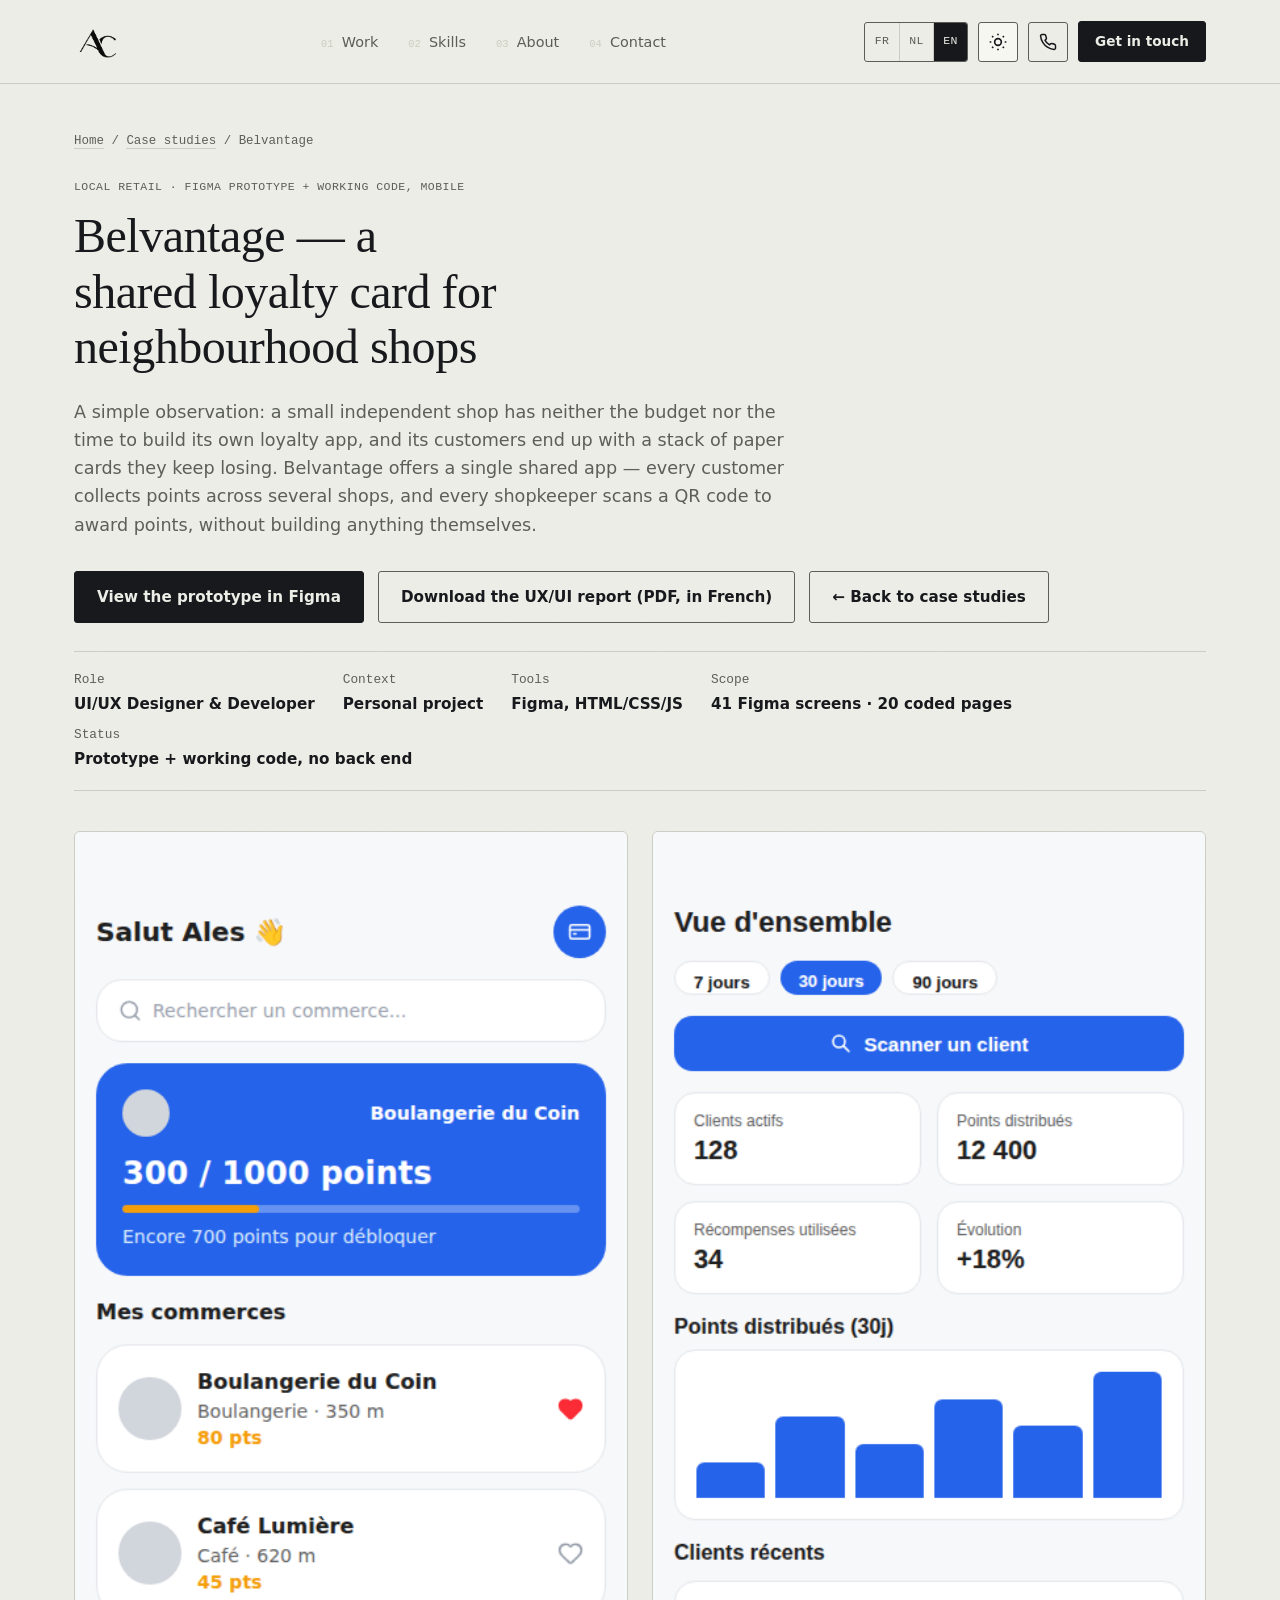
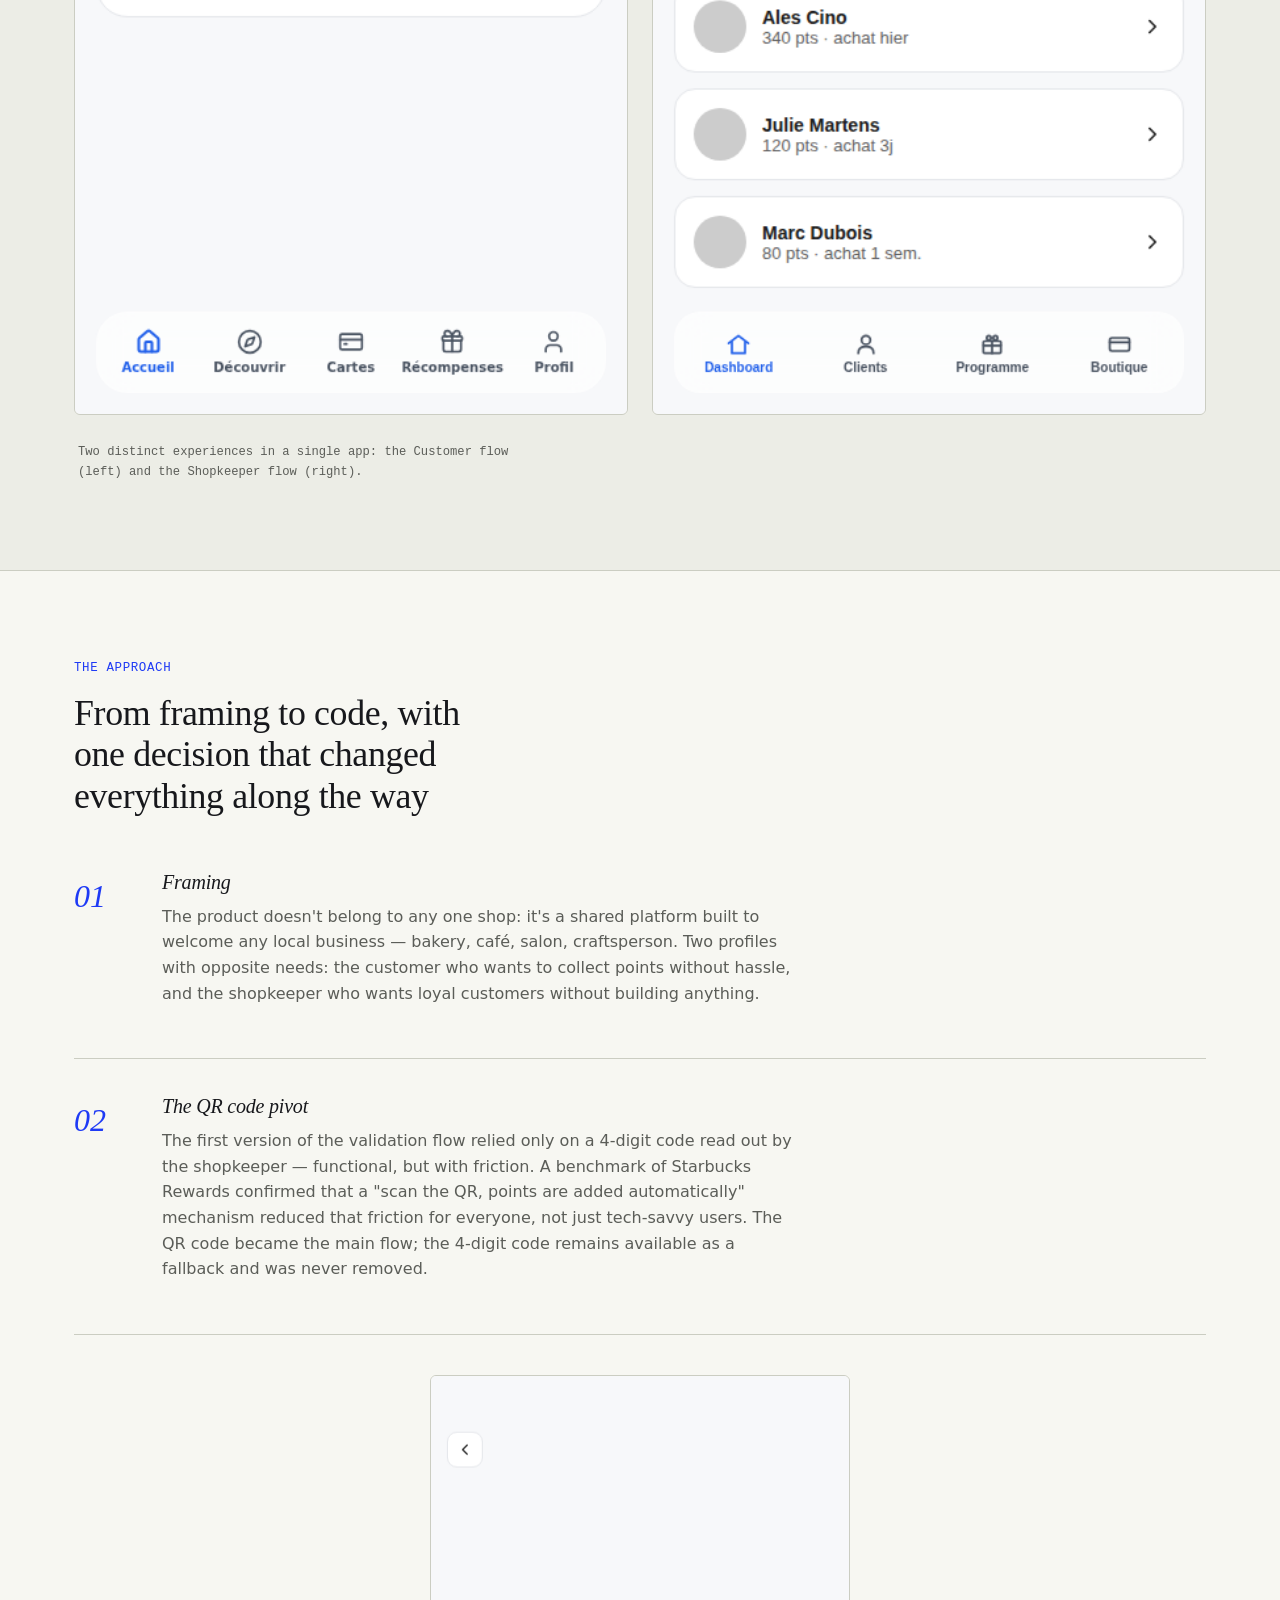
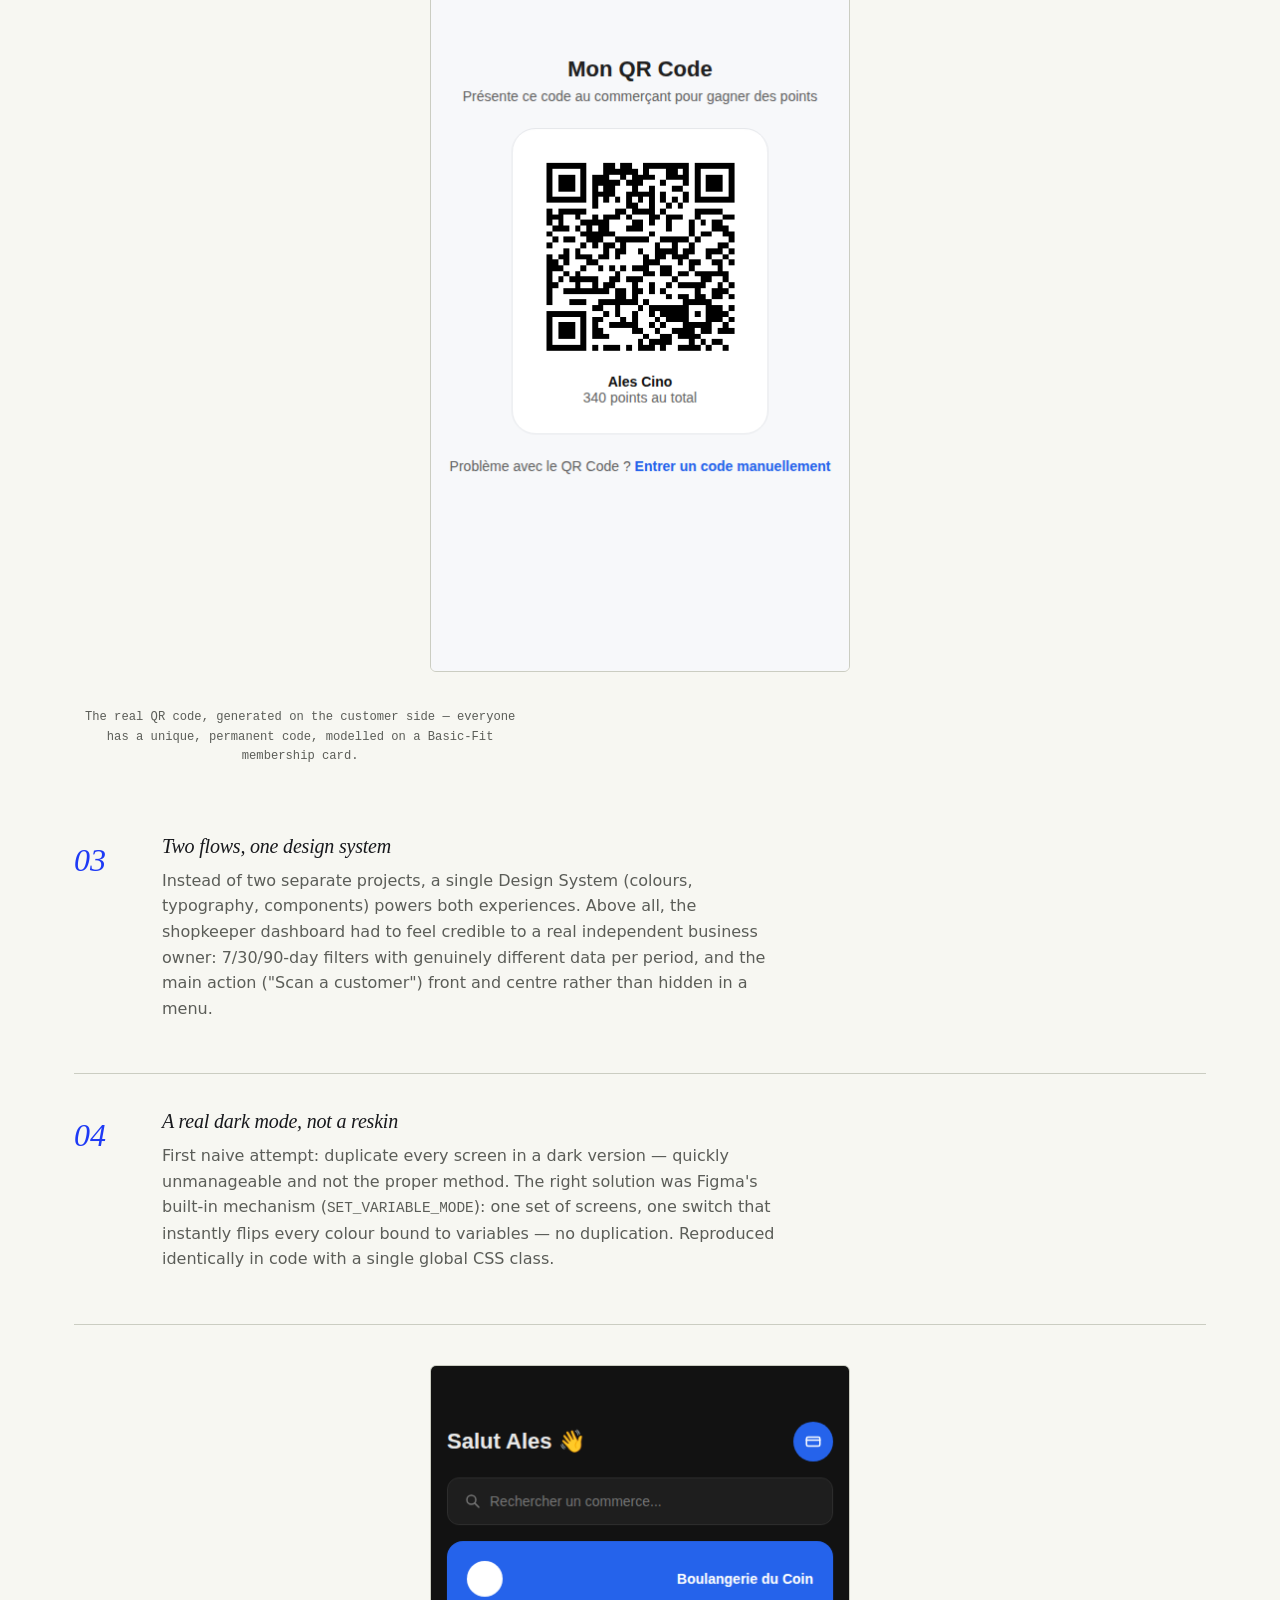
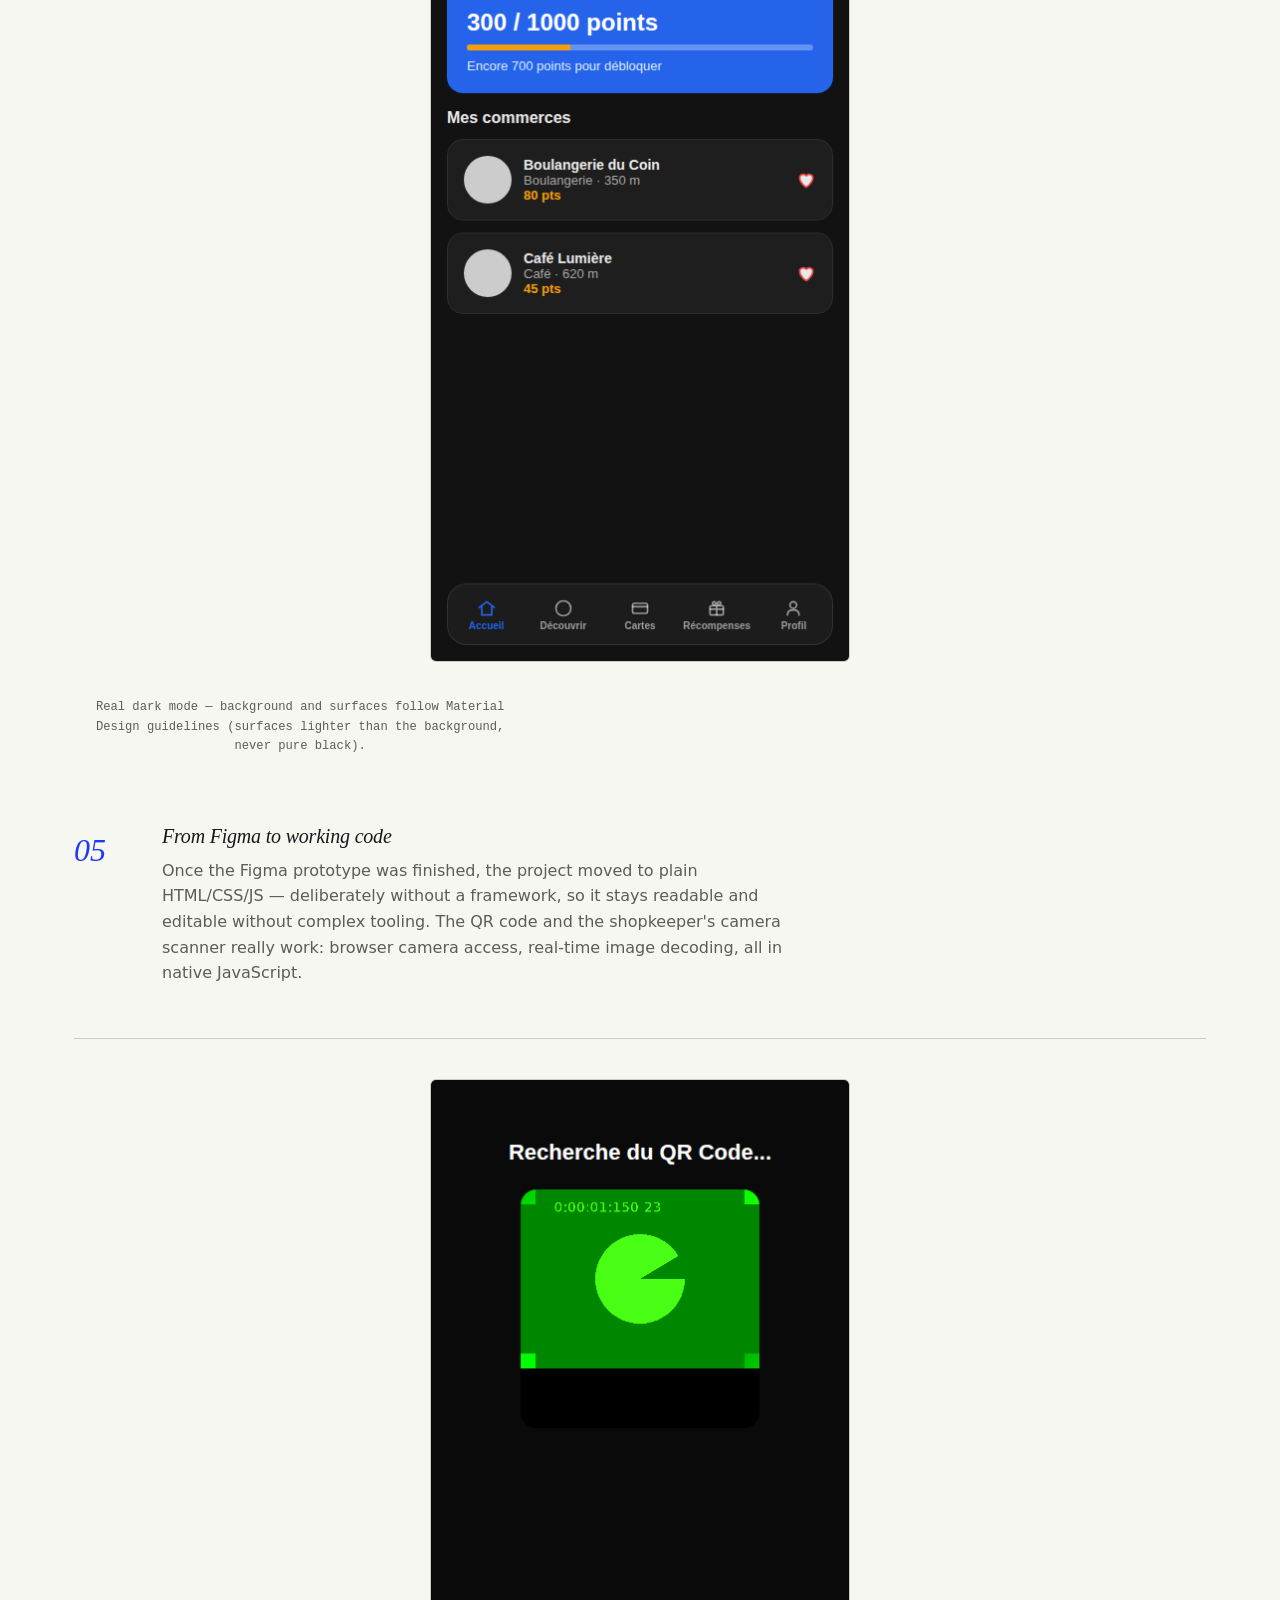
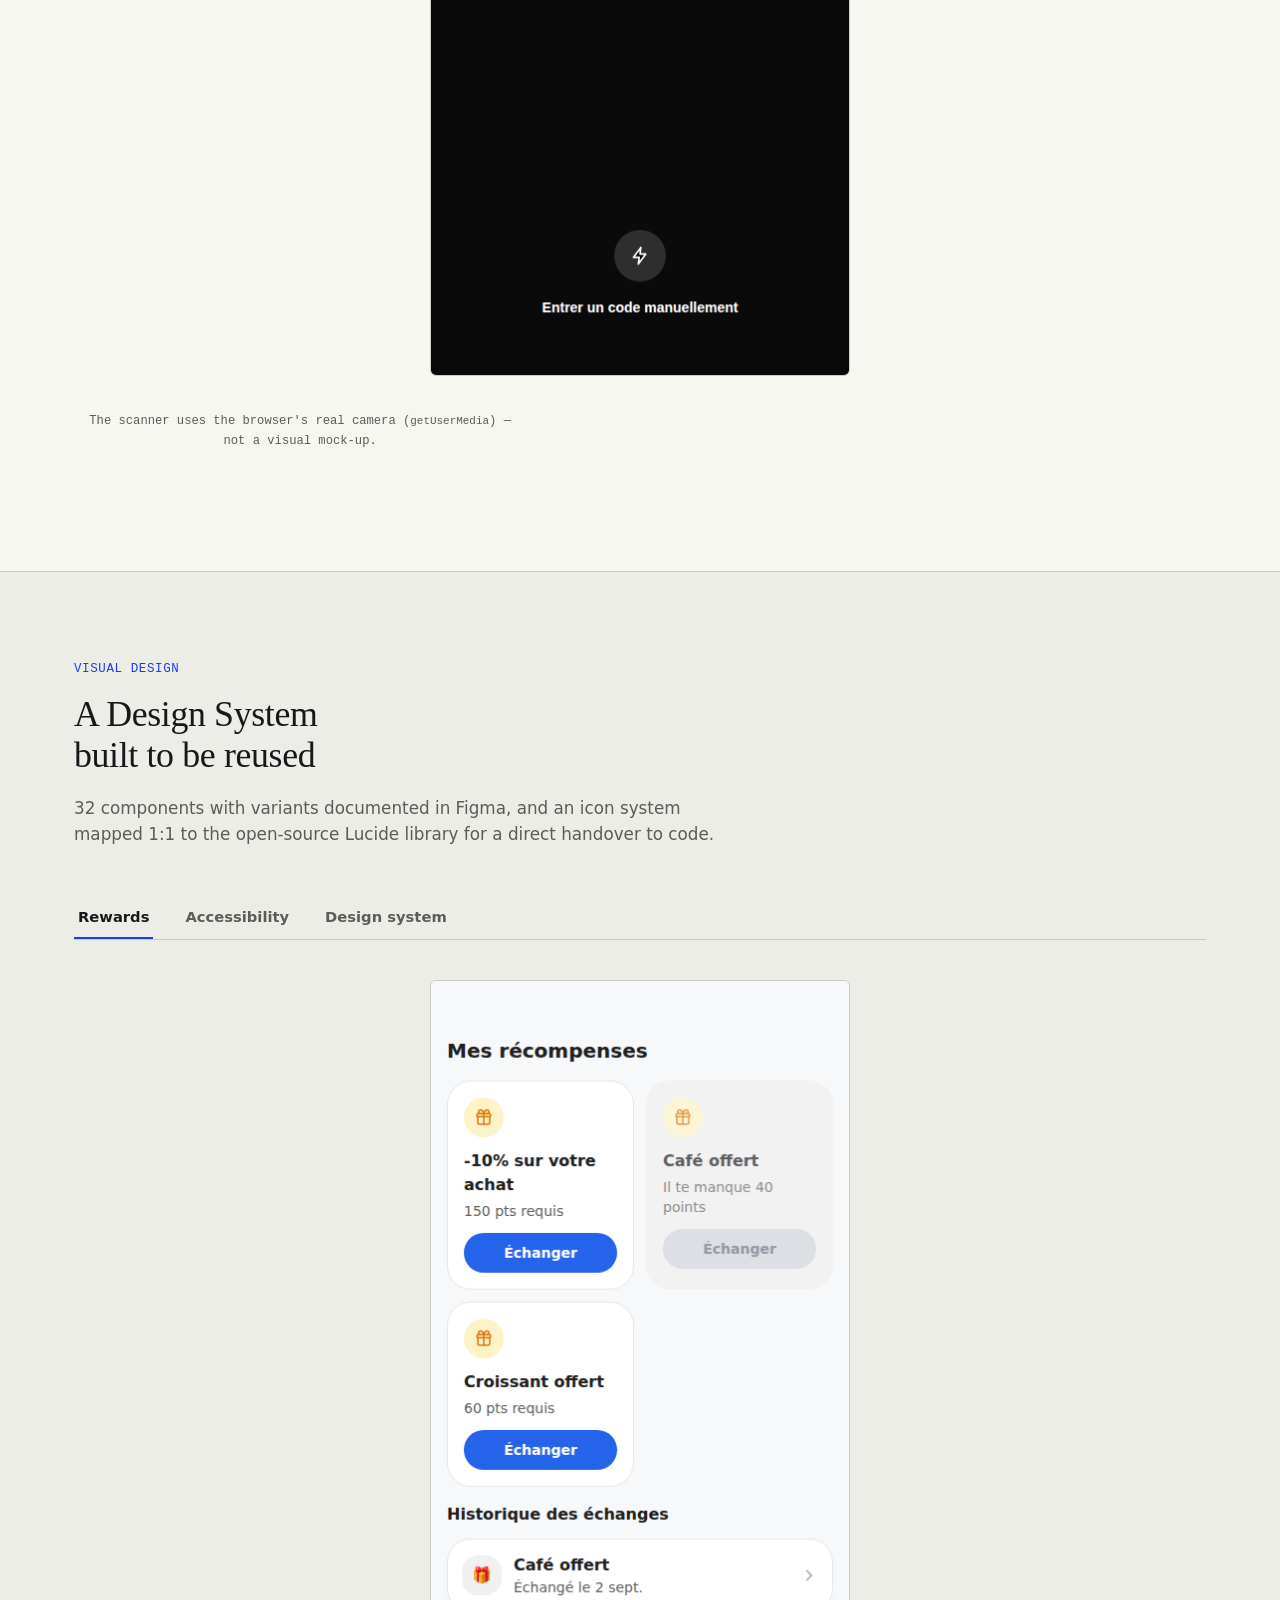
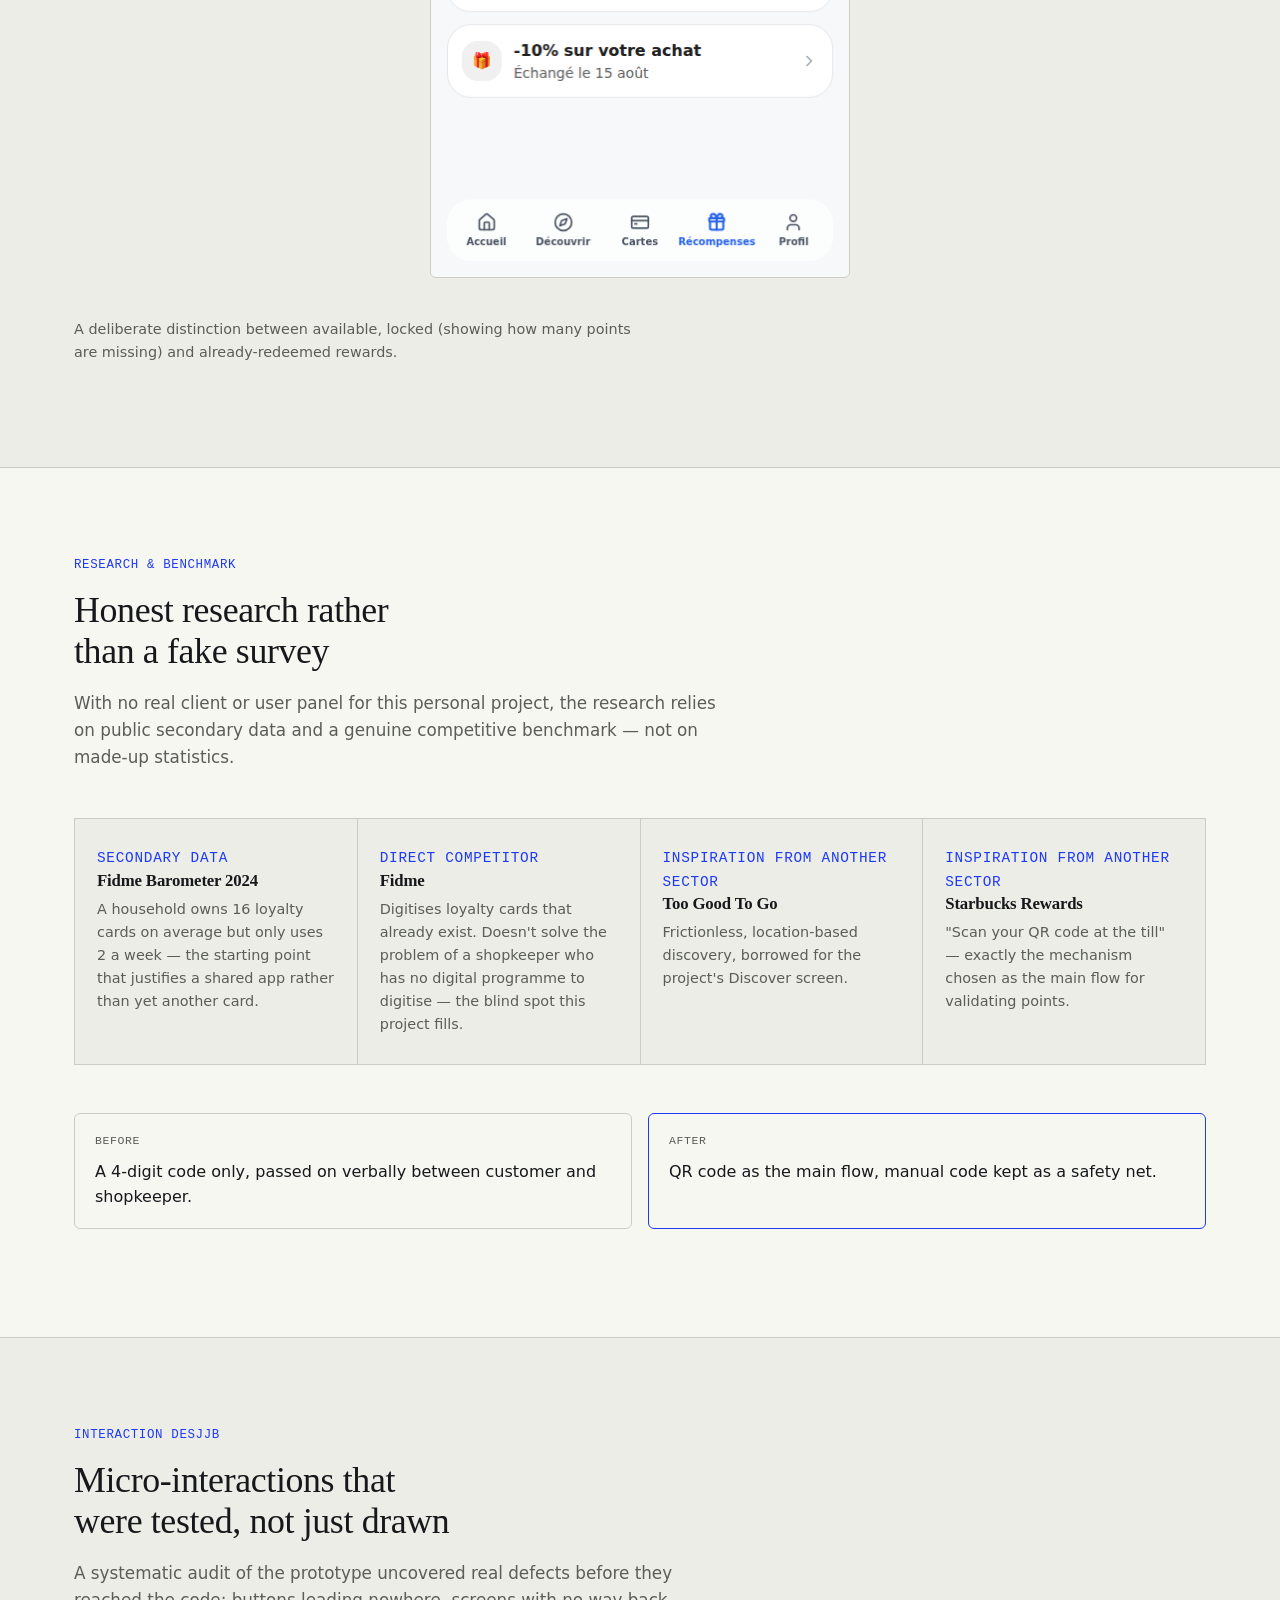
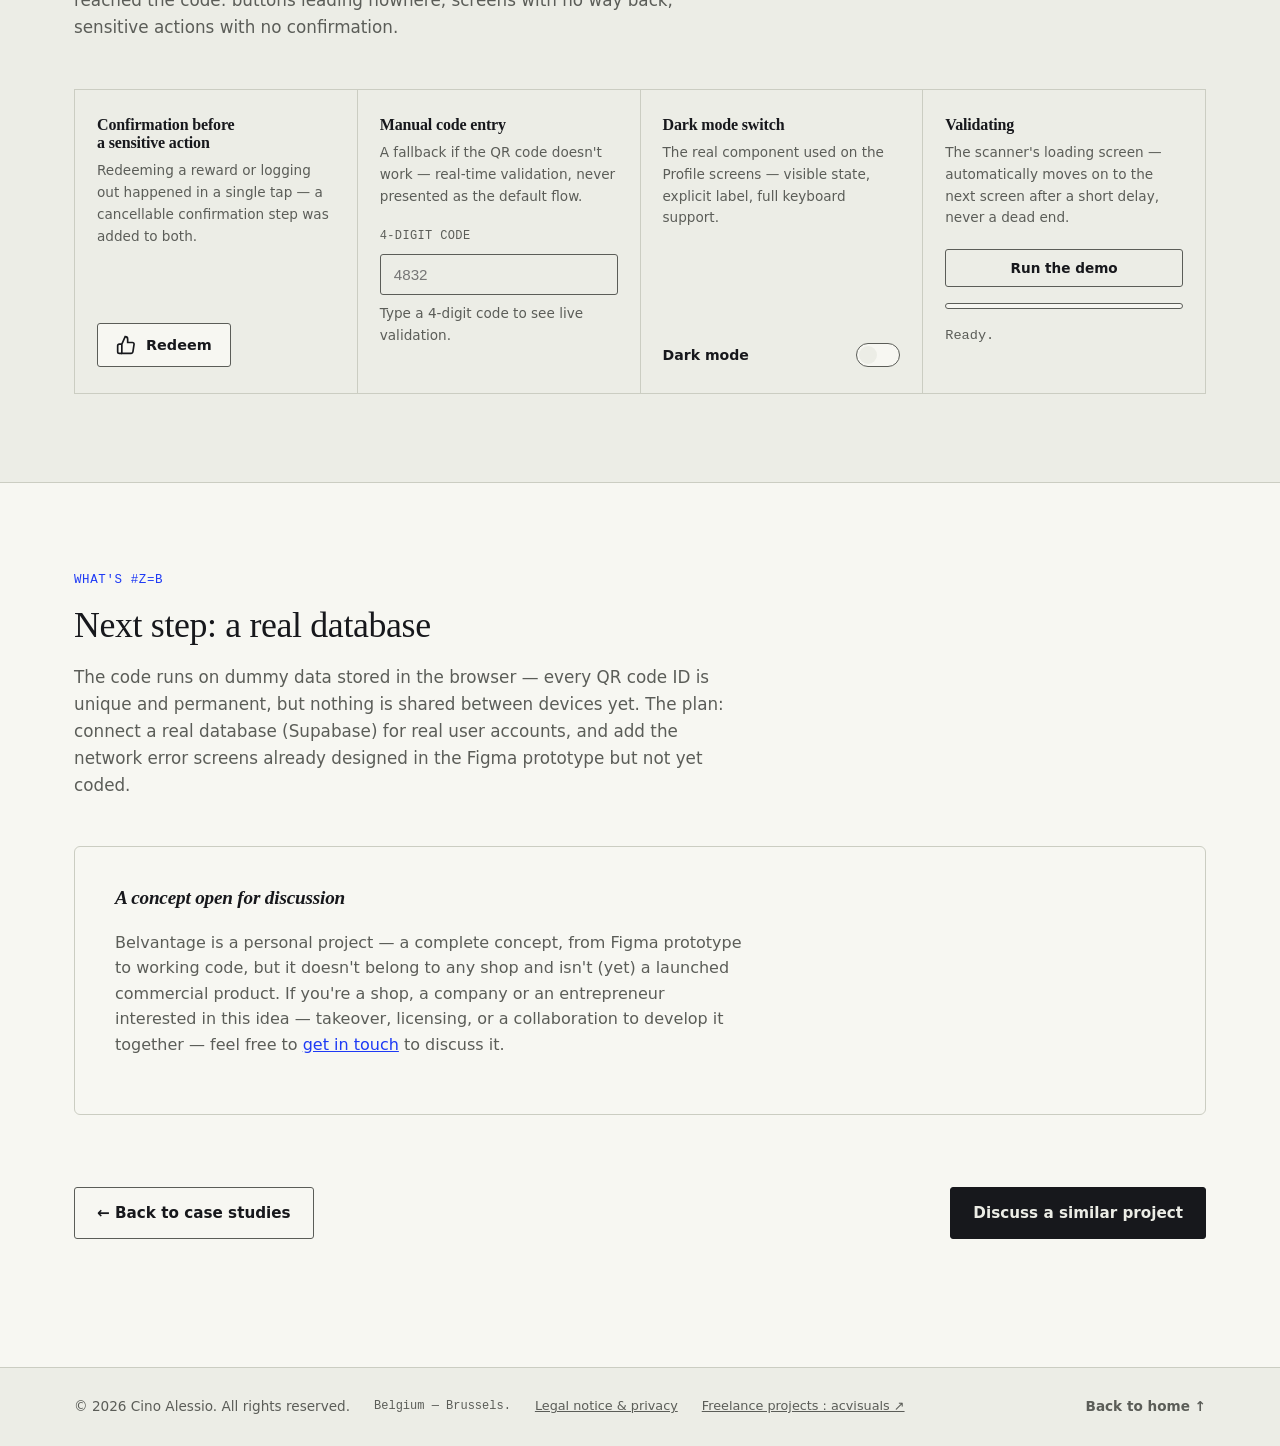
<file: en/belvantage.html>
<!DOCTYPE html>
<html lang="en">
<head>
<meta charset="UTF-8">
<meta name="viewport" content="width=device-width, initial-scale=1.0">
<title>Belvantage — UI/UX &amp; code case study · Cino Alessio</title>
<meta name="description" content="Belvantage, a UI/UX case study by Cino Alessio: a shared loyalty app for local shops, from Figma prototype (41 screens, real dark mode) to working code (HTML/CSS/JS, real QR code and camera scanner).">
<meta name="robots" content="index, follow">
<meta name="color-scheme" content="light dark">
<meta http-equiv="Content-Security-Policy" content="default-src 'self'; script-src 'self'; style-src 'self' 'unsafe-inline' https://fonts.googleapis.com; font-src https://fonts.gstatic.com; img-src 'self' data:; object-src 'none'; base-uri 'self'; form-action 'self';">
<meta name="referrer" content="strict-origin-when-cross-origin">

<link rel="canonical" href="https://alessio29-git.github.io/Ui-Ux-designer/en/belvantage.html">
<meta property="og:title" content="Belvantage — UI/UX &amp; code case study · Cino Alessio">
<meta property="og:description" content="Belvantage: a shared loyalty app for local shops, complete Figma prototype and working code, real QR code and camera scanner.">
<meta property="og:type" content="article">
<meta property="og:url" content="https://alessio29-git.github.io/Ui-Ux-designer/en/belvantage.html">
<meta property="og:image" content="https://alessio29-git.github.io/Ui-Ux-designer/img/og-logo.png">
<meta property="og:image:width" content="1200">
<meta property="og:image:height" content="630">
<meta property="og:image:alt" content="Logo AC — Cino Alessio, UI/UX Designer">
<meta property="og:locale" content="en_GB">
<meta name="twitter:card" content="summary_large_image">
<meta name="twitter:title" content="Belvantage — UI/UX &amp; code case study · Cino Alessio">
<meta name="twitter:description" content="Belvantage: a shared loyalty app for local shops, complete Figma prototype and working code, real QR code and camera scanner.">
<meta name="twitter:image" content="https://alessio29-git.github.io/Ui-Ux-designer/img/og-logo.png">
<meta name="theme-color" content="#ECEDE6" media="(prefers-color-scheme: light)">
<meta name="theme-color" content="#15161A" media="(prefers-color-scheme: dark)">

<link rel="alternate" hreflang="fr" href="https://alessio29-git.github.io/Ui-Ux-designer/belvantage.html">
<link rel="alternate" hreflang="nl" href="https://alessio29-git.github.io/Ui-Ux-designer/nl/belvantage.html">
<link rel="alternate" hreflang="en" href="https://alessio29-git.github.io/Ui-Ux-designer/en/belvantage.html">
<link rel="alternate" hreflang="x-default" href="https://alessio29-git.github.io/Ui-Ux-designer/belvantage.html">
<link rel="icon" href="../favicon.svg" type="image/svg+xml">
<script src="../intro.js"></script>
<link rel="preconnect" href="https://fonts.googleapis.com">
<link rel="preconnect" href="https://fonts.gstatic.com" crossorigin>
<link href="https://fonts.googleapis.com/css2?family=Fraunces:ital,opsz,wght@0,9..144,300..700;1,9..144,300..600&family=Hanken+Grotesk:wght@400;500;600;700&family=IBM+Plex+Mono:wght@400;500&display=swap" rel="stylesheet">
<script type="application/ld+json">
{
  "@context": "https://schema.org",
  "@type": "BreadcrumbList",
  "itemListElement": [
    { "@type": "ListItem", "position": 1, "name": "Home", "item": "https://alessio29-git.github.io/Ui-Ux-designer/en/" },
    { "@type": "ListItem", "position": 2, "name": "Case studies", "item": "https://alessio29-git.github.io/Ui-Ux-designer/en/#etudes-de-cas" },
    { "@type": "ListItem", "position": 3, "name": "Belvantage" }
  ]
}
</script>
<script type="application/ld+json">
{
  "@context": "https://schema.org",
  "@type": "CreativeWork",
  "name": "Belvantage — a shared loyalty card for local shops",
  "description": "Belvantage: a shared loyalty app for local shops, complete Figma prototype and working code, real QR code and camera scanner.",
  "creator": { "@type": "Person", "name": "Cino Alessio" },
  "image": "https://alessio29-git.github.io/Ui-Ux-designer/img/fidelite-accueil.png",
  "url": "https://alessio29-git.github.io/Ui-Ux-designer/en/belvantage.html"
}
</script>
<link rel="stylesheet" href="../style.css">
<style>
  .breadcrumb { font-family: var(--font-mono); font-size: 0.78rem; color: var(--ink-muted); margin-bottom: 20px; }
  .breadcrumb a { color: var(--ink-muted); text-decoration: none; border-bottom: 1px solid var(--line); }
  .breadcrumb a:hover { color: var(--accent); border-color: var(--accent); }
  .case-hero { padding: 48px 0 56px; border-top: none; }
  .case-hero-meta { display: flex; flex-wrap: wrap; gap: 8px 28px; font-family: var(--font-mono); font-size: 0.8rem; color: var(--ink-muted); border-top: 1px solid var(--line); border-bottom: 1px solid var(--line); padding: 18px 0; margin: 28px 0; }
  .case-hero-meta strong { color: var(--ink); display: block; font-family: var(--font-body); font-size: 0.95rem; margin-top: 2px; }
  .case-actions { display: flex; gap: 14px; flex-wrap: wrap; margin-top: 8px; }
  .shot { border: 1px solid var(--line); border-radius: var(--radius-md); overflow: hidden; background: var(--paper-raised); }
  .shot img { width: 100%; height: auto; }
  .shot-caption { font-family: var(--font-mono); font-size: 0.76rem; color: var(--ink-muted); padding: 12px 4px 0; }
  .shot-row { display: grid; grid-template-columns: 1fr 1fr; gap: 24px; align-items: start; margin: 40px 0; }
  .shot-row.single { grid-template-columns: minmax(0, 420px); justify-content: center; }
  .step-block { display: grid; grid-template-columns: 64px 1fr; gap: 24px; padding: 36px 0; border-bottom: 1px solid var(--line); }
  .step-block:first-child { padding-top: 0; }
  .step-num { font-family: var(--font-display); font-style: italic; font-size: 2rem; color: var(--accent); }
  .step-block h3 { font-size: 1.25rem; font-style: italic; font-weight: 500; margin-bottom: 10px; }
  .next-project { display: flex; justify-content: space-between; align-items: center; gap: 16px; flex-wrap: wrap; padding: 40px 0; }
  .pivot-box { display:flex; flex-wrap:wrap; gap:16px; margin:20px 0; }
  .pivot-col { flex:1; min-width:220px; border:1px solid var(--line); border-radius:var(--radius-md); padding:18px 20px; }
  .pivot-col.after { border-color: var(--accent); }
  .pivot-label { font-family:var(--font-mono); font-size:0.72rem; text-transform:uppercase; letter-spacing:0.05em; color: var(--ink-muted); margin-bottom:8px; display:block; }
  @media (max-width: 720px) {
    .shot-row { grid-template-columns: 1fr; }
    .step-block { grid-template-columns: 1fr; gap: 8px; }
  }
</style>
</head>
<body>

<a class="skip-link" href="#main">Skip to main content</a>

<header class="site-header" id="siteHeader">
  <div class="container header-inner">
    <a href="index.html" class="logo" aria-label="Cino Alessio, UI/UX Designer — back to home">
      <img src="../img/ac-logo.png" width="573" height="468" class="logo-mark" alt="">
    </a>

    <nav class="main-nav" id="mainNav" aria-label="Main navigation">
      <ul>
        <li><a href="index.html#etudes-de-cas" class="nav-link">Work</a></li>
        <li><a href="index.html#competences" class="nav-link">Skills</a></li>
        <li><a href="index.html#personnalite" class="nav-link">About</a></li>
        <li><a href="index.html#contact" class="nav-link">Contact</a></li>
        <li class="nav-lang" aria-label="Langue · Taal · Language">
          <a href="../belvantage.html" hreflang="fr" lang="fr" title="Français">FR</a>
          <a href="../nl/belvantage.html" hreflang="nl" lang="nl" title="Nederlands">NL</a>
          <a href="belvantage.html" hreflang="en" lang="en" aria-current="page" title="English">EN</a>
        </li>
      </ul>
    </nav>

    <div class="header-actions">
      <nav class="lang-switch" aria-label="Langue · Taal · Language">
        <a href="../belvantage.html" hreflang="fr" lang="fr" title="Français">FR</a>
        <a href="../nl/belvantage.html" hreflang="nl" lang="nl" title="Nederlands">NL</a>
        <a href="belvantage.html" hreflang="en" lang="en" aria-current="page" title="English">EN</a>
      </nav>
      <button type="button" class="theme-toggle" id="themeToggle" aria-label="Switch to dark theme" aria-pressed="false">
        <svg class="icon-sun" width="20" height="20" viewBox="0 0 24 24" fill="none" stroke="currentColor" stroke-width="2" aria-hidden="true"><circle cx="12" cy="12" r="4"/><path d="M12 2v2M12 20v2M4.9 4.9l1.4 1.4M17.7 17.7l1.4 1.4M2 12h2M20 12h2M4.9 19.1l1.4-1.4M17.7 6.3l1.4-1.4"/></svg>
        <svg class="icon-moon" width="20" height="20" viewBox="0 0 24 24" fill="none" stroke="currentColor" stroke-width="2" aria-hidden="true"><path d="M21 12.8A9 9 0 1 1 11.2 3a7 7 0 0 0 9.8 9.8Z"/></svg>
      </button>
      <a href="tel:+32485037294" class="header-call" aria-label="Call Cino Alessio on +32 485 03 72 94">
        <svg width="18" height="18" viewBox="0 0 24 24" fill="none" stroke="currentColor" stroke-width="2" stroke-linecap="round" stroke-linejoin="round" aria-hidden="true"><path d="M22 16.9v3a2 2 0 0 1-2.2 2 19.8 19.8 0 0 1-8.6-3.1 19.5 19.5 0 0 1-6-6A19.8 19.8 0 0 1 2.1 4.2 2 2 0 0 1 4.1 2h3a2 2 0 0 1 2 1.7c.1.9.4 1.8.7 2.7a2 2 0 0 1-.5 2.1L8 9.8a16 16 0 0 0 6 6l1.3-1.3a2 2 0 0 1 2.1-.4c.9.3 1.8.6 2.7.7a2 2 0 0 1 1.7 2z"/></svg>
        <span class="header-call-num">+32 485 03 72 94</span>
      </a>
      <a href="index.html#contact" class="btn btn-primary btn-small">Get in touch</a>
      <button type="button" class="menu-toggle" id="menuToggle" aria-label="Open menu" aria-expanded="false" aria-controls="mainNav">
        <span></span><span></span><span></span>
      </button>
    </div>
  </div>
</header>

<main id="main">

  <section class="section case-hero" aria-labelledby="case-title">
    <div class="container">
      <p class="breadcrumb"><a href="index.html">Home</a> / <a href="index.html#etudes-de-cas">Case studies</a> / Belvantage</p>

      <span class="case-tag">Local retail · Figma prototype + working code, mobile</span>
      <h1 id="case-title" class="section-title" style="max-width:20ch; font-size:clamp(2rem,4vw,3rem);">Belvantage — a shared loyalty card for neighbourhood shops</h1>
      <p class="hero-lede" style="max-width:65ch; font-size:1.1rem;">
        A simple observation: a small independent shop has neither the budget nor the time to build its own
        loyalty app, and its customers end up with a stack of paper cards they keep losing. Belvantage offers
        a single shared app — every customer collects points across several shops, and every shopkeeper scans
        a QR code to award points, without building anything themselves.
      </p>

      <div class="case-actions">
        <a class="btn btn-primary" href="https://www.figma.com/design/FpHQ26TAcnUqean6JJVn6l/App-Fid%C3%A9lit%C3%A9-Locale?node-id=2-16&t=nJcHRwKrs1C71wnm-0" target="_blank" rel="noopener noreferrer">View the prototype in Figma</a>
        <a class="btn btn-ghost" href="../dossier/App-Fidelite-Locale-Dossier-UXUI.pdf" target="_blank" rel="noopener noreferrer">Download the UX/UI report (PDF, in French)</a>
        <a class="btn btn-ghost" href="index.html#etudes-de-cas">← Back to case studies</a>
      </div>

      <div class="case-hero-meta">
        <span>Role<strong>UI/UX Designer &amp; Developer</strong></span>
        <span>Context<strong>Personal project</strong></span>
        <span>Tools<strong>Figma, HTML/CSS/JS</strong></span>
        <span>Scope<strong>41 Figma screens · 20 coded pages</strong></span>
        <span>Status<strong>Prototype + working code, no back end</strong></span>
      </div>

      <div class="shot-row">
        <div class="shot">
          <img src="../img/fidelite-accueil.png" width="420" height="900" alt="Customer-side home screen: points balance, loyalty card for the main shop, list of followed shops">
        </div>
        <div class="shot">
          <img src="../img/fidelite-dashboard.png" width="420" height="900" alt="Shopkeeper dashboard: statistics (active customers, points awarded), period filters, Scan a customer button">
        </div>
      </div>
      <p class="shot-caption" style="margin-top:-24px; margin-bottom:32px;">Two distinct experiences in a single app: the Customer flow (left) and the Shopkeeper flow (right).</p>
    </div>
  </section>

  <section class="section section-alt" aria-labelledby="demarche-title">
    <div class="container">
      <p class="section-eyebrow">The approach</p>
      <h2 id="demarche-title" class="section-title">From framing to code, with one decision that changed everything along the way</h2>

      <div class="step-block">
        <span class="step-num">01</span>
        <div>
          <h3>Framing</h3>
          <p>The product doesn't belong to any one shop: it's a shared platform built to welcome any local business — bakery, café, salon, craftsperson. Two profiles with opposite needs: the customer who wants to collect points without hassle, and the shopkeeper who wants loyal customers without building anything.</p>
        </div>
      </div>

      <div class="step-block">
        <span class="step-num">02</span>
        <div>
          <h3>The QR code pivot</h3>
          <p>The first version of the validation flow relied only on a 4-digit code read out by the shopkeeper — functional, but with friction. A benchmark of Starbucks Rewards confirmed that a "scan the QR, points are added automatically" mechanism reduced that friction for everyone, not just tech-savvy users. The QR code became the main flow; the 4-digit code remains available as a fallback and was never removed.</p>
        </div>
      </div>

      <div class="shot-row single">
        <div class="shot">
          <img src="../img/fidelite-qrcode.png" width="420" height="900" loading="lazy" decoding="async" alt="Customer-side My QR Code screen: a real QR code generated in JavaScript, encoding the customer's unique ID, with a fallback link to manual entry">
        </div>
      </div>
      <p class="shot-caption" style="text-align:center; margin-top:-16px; margin-bottom:32px;">The real QR code, generated on the customer side — everyone has a unique, permanent code, modelled on a Basic-Fit membership card.</p>

      <div class="step-block">
        <span class="step-num">03</span>
        <div>
          <h3>Two flows, one design system</h3>
          <p>Instead of two separate projects, a single Design System (colours, typography, components) powers both experiences. Above all, the shopkeeper dashboard had to feel credible to a real independent business owner: 7/30/90-day filters with genuinely different data per period, and the main action ("Scan a customer") front and centre rather than hidden in a menu.</p>
        </div>
      </div>

      <div class="step-block">
        <span class="step-num">04</span>
        <div>
          <h3>A real dark mode, not a reskin</h3>
          <p>First naive attempt: duplicate every screen in a dark version — quickly unmanageable and not the proper method. The right solution was Figma's built-in mechanism (<code>SET_VARIABLE_MODE</code>): one set of screens, one switch that instantly flips every colour bound to variables — no duplication. Reproduced identically in code with a single global CSS class.</p>
        </div>
      </div>

      <div class="shot-row single">
        <div class="shot">
          <img src="../img/fidelite-darkmode.png" width="420" height="900" loading="lazy" decoding="async" alt="Home screen in dark mode: very dark grey background, slightly lighter cards for visual hierarchy, never pure black">
        </div>
      </div>
      <p class="shot-caption" style="text-align:center; margin-top:-16px; margin-bottom:32px;">Real dark mode — background and surfaces follow Material Design guidelines (surfaces lighter than the background, never pure black).</p>

      <div class="step-block">
        <span class="step-num">05</span>
        <div>
          <h3>From Figma to working code</h3>
          <p>Once the Figma prototype was finished, the project moved to plain HTML/CSS/JS — deliberately without a framework, so it stays readable and editable without complex tooling. The QR code and the shopkeeper's camera scanner really work: browser camera access, real-time image decoding, all in native JavaScript.</p>
        </div>
      </div>

      <div class="shot-row single">
        <div class="shot">
          <img src="../img/fidelite-scanner.png" width="420" height="900" loading="lazy" decoding="async" alt="Shopkeeper-side Scanner screen: live camera feed in the browser, QR code viewfinder, torch button and a link to manual entry">
        </div>
      </div>
      <p class="shot-caption" style="text-align:center; margin-top:-16px; margin-bottom:32px;">The scanner uses the browser's real camera (<code>getUserMedia</code>) — not a visual mock-up.</p>
    </div>
  </section>

  <section class="section" aria-labelledby="visual-title">
    <div class="container">
      <p class="section-eyebrow">Visual design</p>
      <h2 id="visual-title" class="section-title">A Design System built to be reused</h2>
      <p class="section-lede">32 components with variants documented in Figma, and an icon system mapped 1:1 to the open-source Lucide library for a direct handover to code.</p>

      <div class="tabs" data-tabs>
        <div class="tab-list" role="tablist" aria-label="Aspects of the visual design">
          <button class="tab-btn is-active" role="tab" id="tab-wireframe" aria-controls="panel-wireframe" aria-selected="true">Rewards</button>
          <button class="tab-btn" role="tab" id="tab-mockup" aria-controls="panel-mockup" aria-selected="false" tabindex="-1">Accessibility</button>
          <button class="tab-btn" role="tab" id="tab-system" aria-controls="panel-system" aria-selected="false" tabindex="-1">Design system</button>
        </div>

        <div class="tab-panel is-active" id="panel-wireframe" role="tabpanel" aria-labelledby="tab-wireframe">
          <div class="shot-row single">
            <div class="shot">
              <img src="../img/fidelite-recompenses.png" width="420" height="900" loading="lazy" decoding="async" alt="My Rewards screen: two available rewards, one locked with a message saying 40 points are missing, redemption history">
            </div>
          </div>
          <p class="visual-caption">A deliberate distinction between available, locked (showing how many points are missing) and already-redeemed rewards.</p>
        </div>

        <div class="tab-panel" id="panel-mockup" role="tabpanel" aria-labelledby="tab-mockup" hidden>
          <div class="system-grid">
            <div class="swatch-group">
              <span class="swatch" style="background:#111827">16.3:1</span>
              <span class="swatch" style="background:#DC2626">4.8:1</span>
              <span class="swatch swatch-light" style="background:#F59E0B; color:#111;">8.3:1</span>
            </div>
          </div>
          <p class="visual-caption">A real WCAG contrast audit was run on the key colour pairs — it even caught a defect (white text on an orange badge, 2.15:1, non-compliant), fixed on the spot during the audit.</p>
        </div>

        <div class="tab-panel" id="panel-system" role="tabpanel" aria-labelledby="tab-system" hidden>
          <div class="system-grid">
            <div class="swatch-group">
              <span class="swatch" style="background:#2563EB">Primary Blue</span>
              <span class="swatch" style="background:#F59E0B">Accent Orange</span>
              <span class="swatch" style="background:#111827">Neutral 900</span>
              <span class="swatch swatch-light" style="background:#F7F8FA">Background</span>
            </div>
            <div class="type-scale">
              <p class="ts-display">Heading — Inter 800</p>
              <p class="ts-body">Body text — Inter, 14–16px</p>
              <p class="ts-mono">LABELS &amp; BADGES — Inter Semi Bold</p>
            </div>
            <div class="component-row">
              <button class="btn btn-primary" type="button" disabled>Primary button</button>
              <button class="btn btn-ghost" type="button" disabled>Secondary button</button>
              <span class="badge">Badge</span>
            </div>
          </div>
          <p class="visual-caption">An excerpt from the Design System: palette, type scale and components — the same variables drive both light and dark mode.</p>
        </div>
      </div>
    </div>
  </section>

  <section class="section section-alt" aria-labelledby="research-title">
    <div class="container">
      <p class="section-eyebrow">Research &amp; benchmark</p>
      <h2 id="research-title" class="section-title">Honest research rather than a fake survey</h2>
      <p class="section-lede">With no real client or user panel for this personal project, the research relies on public secondary data and a genuine competitive benchmark — not on made-up statistics.</p>

      <div class="research-grid">
        <div class="research-card">
          <p class="research-label">Secondary data</p>
          <h3>Fidme Barometer 2024</h3>
          <p>A household owns 16 loyalty cards on average but only uses 2 a week — the starting point that justifies a shared app rather than yet another card.</p>
        </div>
        <div class="research-card">
          <p class="research-label">Direct competitor</p>
          <h3>Fidme</h3>
          <p>Digitises loyalty cards that already exist. Doesn't solve the problem of a shopkeeper who has no digital programme to digitise — the blind spot this project fills.</p>
        </div>
        <div class="research-card">
          <p class="research-label">Inspiration from another sector</p>
          <h3>Too Good To Go</h3>
          <p>Frictionless, location-based discovery, borrowed for the project's Discover screen.</p>
        </div>
        <div class="research-card">
          <p class="research-label">Inspiration from another sector</p>
          <h3>Starbucks Rewards</h3>
          <p>"Scan your QR code at the till" — exactly the mechanism chosen as the main flow for validating points.</p>
        </div>
      </div>

      <div class="pivot-box">
        <div class="pivot-col">
          <span class="pivot-label">Before</span>
          A 4-digit code only, passed on verbally between customer and shopkeeper.
        </div>
        <div class="pivot-col after">
          <span class="pivot-label">After</span>
          QR code as the main flow, manual code kept as a safety net.
        </div>
      </div>
    </div>
  </section>

  <section class="section" aria-labelledby="interaction-title">
    <div class="container">
      <p class="section-eyebrow">Interaction design</p>
      <h2 id="interaction-title" class="section-title">Micro-interactions that were tested, not just drawn</h2>
      <p class="section-lede">A systematic audit of the prototype uncovered real defects before they reached the code: buttons leading nowhere, screens with no way back, sensitive actions with no confirmation.</p>

      <div class="interaction-demos">

        <div class="demo-card">
          <h3>Confirmation before a sensitive action</h3>
          <p>Redeeming a reward or logging out happened in a single tap — a cancellable confirmation step was added to both.</p>
          <button class="demo-btn" id="demoLikeBtn" type="button" aria-pressed="false">
            <svg width="20" height="20" viewBox="0 0 24 24" fill="none" stroke="currentColor" stroke-width="2"><path d="M14 9V5a3 3 0 0 0-3-3l-4 9v11h11.28a2 2 0 0 0 2-1.7l1.38-9a2 2 0 0 0-2-2.3H14Z"/><path d="M7 22H4a2 2 0 0 1-2-2v-7a2 2 0 0 1 2-2h3"/></svg>
            <span id="demoLikeLabel" data-off="Redeem" data-on="Redeemed!">Redeem</span>
          </button>
        </div>

        <div class="demo-card">
          <h3>Manual code entry</h3>
          <p>A fallback if the QR code doesn't work — real-time validation, never presented as the default flow.</p>
          <label for="demoCode" class="demo-label">4-digit code</label>
          <input type="text" id="demoCode" class="demo-input" inputmode="numeric" pattern="[0-9]*" maxlength="4" placeholder="4832" aria-describedby="demoCodeHint">
          <p id="demoCodeHint" class="demo-hint" aria-live="polite">Type a 4-digit code to see live validation.</p>
        </div>

        <div class="demo-card">
          <h3>Dark mode switch</h3>
          <p>The real component used on the Profile screens — visible state, explicit label, full keyboard support.</p>
          <div class="demo-switch-row">
            <span id="switchLabel">Dark mode</span>
            <button type="button" class="switch" id="demoSwitch" role="switch" aria-checked="false" aria-labelledby="switchLabel">
              <span class="switch-knob"></span>
            </button>
          </div>
        </div>

        <div class="demo-card">
          <h3>Validating</h3>
          <p>The scanner's loading screen — automatically moves on to the next screen after a short delay, never a dead end.</p>
          <button class="btn btn-ghost btn-small" id="demoLoadBtn" type="button">Run the demo</button>
          <div class="demo-progress" role="progressbar" aria-valuemin="0" aria-valuemax="100" aria-valuenow="0" id="demoProgress">
            <div class="demo-progress-bar" id="demoProgressBar"></div>
          </div>
          <p class="demo-progress-status" id="demoProgressStatus" aria-live="polite">Ready.</p>
        </div>

      </div>
    </div>
  </section>

  <section class="section section-alt" aria-labelledby="suite-title">
    <div class="container">
      <p class="section-eyebrow">What's next</p>
      <h2 id="suite-title" class="section-title">Next step: a real database</h2>
      <p class="section-lede">The code runs on dummy data stored in the browser — every QR code ID is unique and permanent, but nothing is shared between devices yet. The plan: connect a real database (Supabase) for real user accounts, and add the network error screens already designed in the Figma prototype but not yet coded.</p>

      <div class="protocol-block" style="margin-bottom:32px;">
        <h3>A concept open for discussion</h3>
        <p>Belvantage is a personal project — a complete concept, from Figma prototype to working code, but it doesn't belong to any shop and isn't (yet) a launched commercial product. If you're a shop, a company or an entrepreneur interested in this idea — takeover, licensing, or a collaboration to develop it together — feel free to <a href="index.html#contact" style="color:var(--accent); text-decoration:underline;">get in touch</a> to discuss it.</p>
      </div>

      <div class="next-project">
        <a class="btn btn-ghost" href="index.html#etudes-de-cas">← Back to case studies</a>
        <a class="btn btn-primary" href="index.html#contact">Discuss a similar project</a>
      </div>
    </div>
  </section>

</main>

<footer class="site-footer">
  <div class="container footer-inner">
    <p>© <span id="year"></span> Cino Alessio. All rights reserved.</p>
    <p class="colophon">Belgium — Brussels.</p>
    <a href="mentions-legales.html" class="footer-legal">Legal notice &amp; privacy</a>
    <a href="https://alessio29-git.github.io/ACVisuals/en/" class="footer-legal" rel="noopener">Freelance projects&nbsp;: acvisuals ↗</a>
    <a href="index.html#top" class="back-to-top">Back to home ↑</a>
  </div>
</footer>

<button type="button" class="scroll-top-btn" id="scrollTopBtn" aria-label="Back to top">
  <svg width="20" height="20" viewBox="0 0 24 24" fill="none" stroke="currentColor" stroke-width="2"><path d="M12 19V5M5 12l7-7 7 7"/></svg>
</button>

<script src="../script.js"></script>
</body>
</html>
</file>
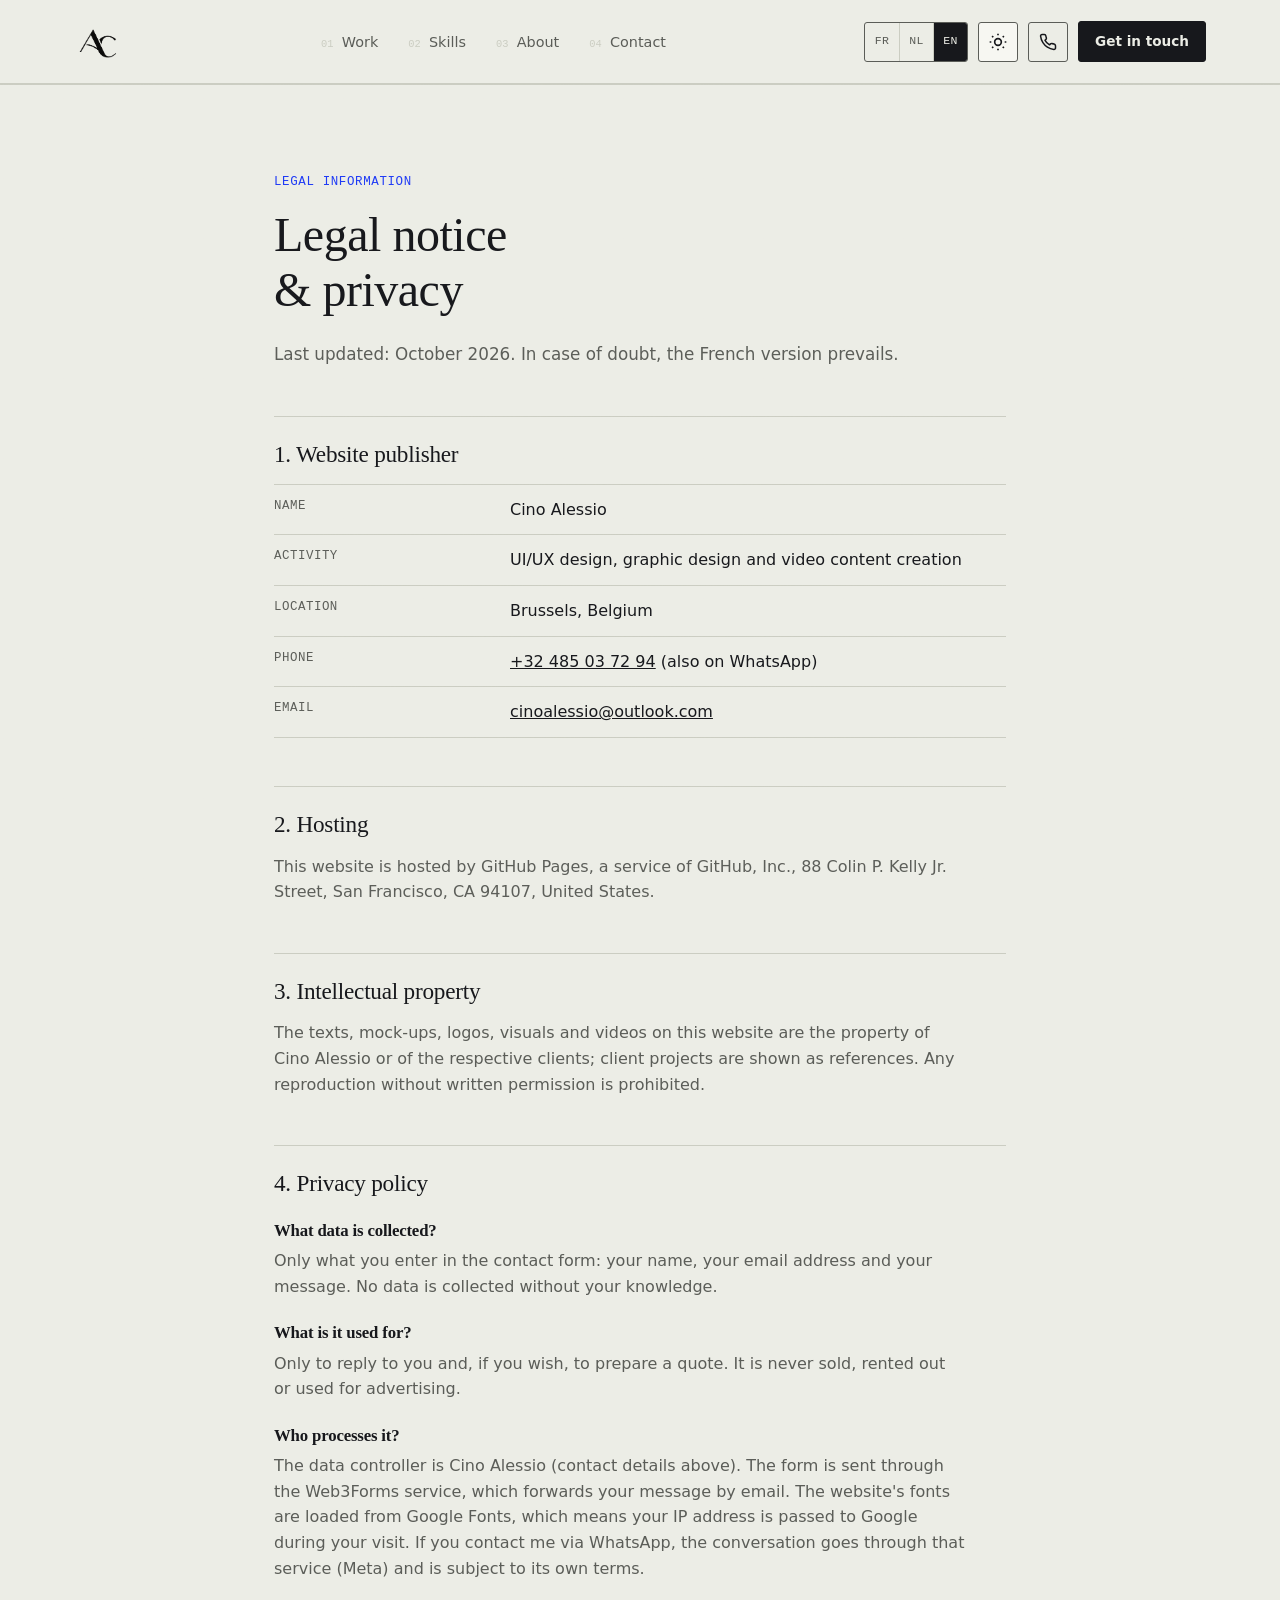
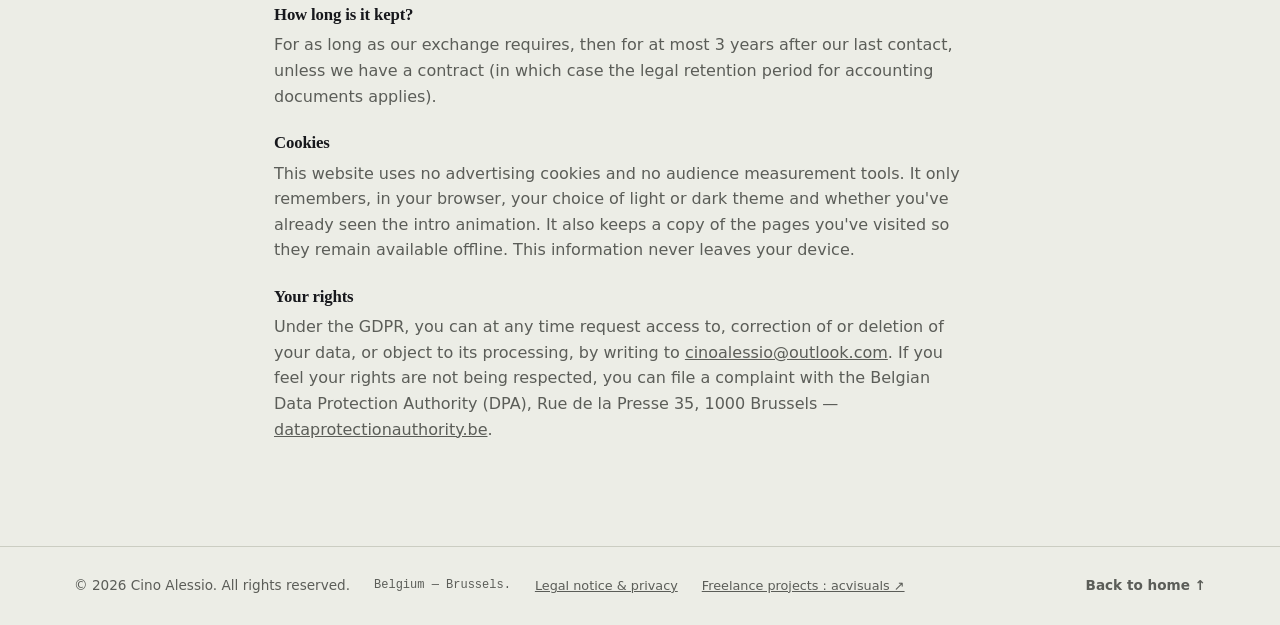
<file: en/mentions-legales.html>
<!DOCTYPE html>
<html lang="en">
<head>
<meta charset="UTF-8">
<meta name="viewport" content="width=device-width, initial-scale=1.0">
<title>Legal notice &amp; privacy · Cino Alessio</title>
<meta name="description" content="Legal notice and privacy policy for the website of Cino Alessio, UI/UX designer in Brussels.">
<meta name="robots" content="index, follow">
<meta name="color-scheme" content="light dark">
<meta http-equiv="Content-Security-Policy" content="default-src 'self'; script-src 'self'; style-src 'self' 'unsafe-inline' https://fonts.googleapis.com; font-src https://fonts.gstatic.com; img-src 'self' data:; object-src 'none'; base-uri 'self'; form-action 'self';">
<meta name="referrer" content="strict-origin-when-cross-origin">
<link rel="canonical" href="https://alessio29-git.github.io/Ui-Ux-designer/en/mentions-legales.html">
<meta property="og:title" content="Legal notice &amp; privacy · Cino Alessio">
<meta property="og:type" content="website">
<meta property="og:url" content="https://alessio29-git.github.io/Ui-Ux-designer/en/mentions-legales.html">
<meta property="og:image" content="https://alessio29-git.github.io/Ui-Ux-designer/img/og-logo.png">
<meta property="og:image:width" content="1200">
<meta property="og:image:height" content="630">
<meta property="og:image:alt" content="Logo AC — Cino Alessio, UI/UX Designer">
<meta property="og:locale" content="en_GB">
<meta name="twitter:card" content="summary_large_image">
<meta name="twitter:image" content="https://alessio29-git.github.io/Ui-Ux-designer/img/og-logo.png">
<meta name="theme-color" content="#ECEDE6" media="(prefers-color-scheme: light)">
<meta name="theme-color" content="#15161A" media="(prefers-color-scheme: dark)">
<link rel="alternate" hreflang="fr" href="https://alessio29-git.github.io/Ui-Ux-designer/mentions-legales.html">
<link rel="alternate" hreflang="nl" href="https://alessio29-git.github.io/Ui-Ux-designer/nl/mentions-legales.html">
<link rel="alternate" hreflang="en" href="https://alessio29-git.github.io/Ui-Ux-designer/en/mentions-legales.html">
<link rel="alternate" hreflang="x-default" href="https://alessio29-git.github.io/Ui-Ux-designer/mentions-legales.html">
<link rel="icon" href="../favicon.svg" type="image/svg+xml">
<script src="../intro.js"></script>
<link rel="preconnect" href="https://fonts.googleapis.com">
<link rel="preconnect" href="https://fonts.gstatic.com" crossorigin>
<link href="https://fonts.googleapis.com/css2?family=Fraunces:ital,opsz,wght@0,9..144,300..700;1,9..144,300..600&family=Hanken+Grotesk:wght@400;500;600;700&family=IBM+Plex+Mono:wght@400;500&display=swap" rel="stylesheet">
<link rel="stylesheet" href="../style.css">
</head>
<body>

<a class="skip-link" href="#main">Skip to main content</a>

<header class="site-header" id="siteHeader">
  <div class="container header-inner">
    <a href="index.html" class="logo" aria-label="Cino Alessio, UI/UX Designer — back to home">
      <img src="../img/ac-logo.png" width="573" height="468" class="logo-mark" alt="">
    </a>

    <nav class="main-nav" id="mainNav" aria-label="Main navigation">
      <ul>
        <li><a href="index.html#etudes-de-cas" class="nav-link">Work</a></li>
        <li><a href="index.html#competences" class="nav-link">Skills</a></li>
        <li><a href="index.html#personnalite" class="nav-link">About</a></li>
        <li><a href="index.html#contact" class="nav-link">Contact</a></li>
        <li class="nav-lang" aria-label="Langue · Taal · Language">
          <a href="../mentions-legales.html" hreflang="fr" lang="fr" title="Français">FR</a>
          <a href="../nl/mentions-legales.html" hreflang="nl" lang="nl" title="Nederlands">NL</a>
          <a href="mentions-legales.html" hreflang="en" lang="en" aria-current="page" title="English">EN</a>
        </li>
      </ul>
    </nav>

    <div class="header-actions">
      <nav class="lang-switch" aria-label="Langue · Taal · Language">
        <a href="../mentions-legales.html" hreflang="fr" lang="fr" title="Français">FR</a>
        <a href="../nl/mentions-legales.html" hreflang="nl" lang="nl" title="Nederlands">NL</a>
        <a href="mentions-legales.html" hreflang="en" lang="en" aria-current="page" title="English">EN</a>
      </nav>
      <button type="button" class="theme-toggle" id="themeToggle" aria-label="Switch to dark theme" aria-pressed="false">
        <svg class="icon-sun" width="20" height="20" viewBox="0 0 24 24" fill="none" stroke="currentColor" stroke-width="2" aria-hidden="true"><circle cx="12" cy="12" r="4"/><path d="M12 2v2M12 20v2M4.9 4.9l1.4 1.4M17.7 17.7l1.4 1.4M2 12h2M20 12h2M4.9 19.1l1.4-1.4M17.7 6.3l1.4-1.4"/></svg>
        <svg class="icon-moon" width="20" height="20" viewBox="0 0 24 24" fill="none" stroke="currentColor" stroke-width="2" aria-hidden="true"><path d="M21 12.8A9 9 0 1 1 11.2 3a7 7 0 0 0 9.8 9.8Z"/></svg>
      </button>
      <a href="tel:+32485037294" class="header-call" aria-label="Call Cino Alessio on +32 485 03 72 94">
        <svg width="18" height="18" viewBox="0 0 24 24" fill="none" stroke="currentColor" stroke-width="2" stroke-linecap="round" stroke-linejoin="round" aria-hidden="true"><path d="M22 16.9v3a2 2 0 0 1-2.2 2 19.8 19.8 0 0 1-8.6-3.1 19.5 19.5 0 0 1-6-6A19.8 19.8 0 0 1 2.1 4.2 2 2 0 0 1 4.1 2h3a2 2 0 0 1 2 1.7c.1.9.4 1.8.7 2.7a2 2 0 0 1-.5 2.1L8 9.8a16 16 0 0 0 6 6l1.3-1.3a2 2 0 0 1 2.1-.4c.9.3 1.8.6 2.7.7a2 2 0 0 1 1.7 2z"/></svg>
        <span class="header-call-num">+32 485 03 72 94</span>
      </a>
      <a href="index.html#contact" class="btn btn-primary btn-small">Get in touch</a>
      <button type="button" class="menu-toggle" id="menuToggle" aria-label="Open menu" aria-expanded="false" aria-controls="mainNav">
        <span></span><span></span><span></span>
      </button>
    </div>
  </div>
</header>

<main id="main">
  <section class="section legal" aria-labelledby="legal-title">
    <div class="container legal-inner">
      <p class="section-eyebrow">Legal information</p>
      <h1 id="legal-title" class="section-title">Legal notice &amp; privacy</h1>
      <p class="section-lede">Last updated: October 2026. In case of doubt, the French version prevails.</p>

      <h2>1. Website publisher</h2>
      <dl class="legal-list">
        <div><dt>Name</dt><dd>Cino Alessio</dd></div>
        <div><dt>Activity</dt><dd>UI/UX design, graphic design and video content creation</dd></div>
        <div><dt>Location</dt><dd>Brussels, Belgium</dd></div>
        <div><dt>Phone</dt><dd><a href="tel:+32485037294">+32 485 03 72 94</a> (also on WhatsApp)</dd></div>
        <div><dt>Email</dt><dd><a href="mailto:cinoalessio@outlook.com">cinoalessio@outlook.com</a></dd></div>
      </dl>

      <h2>2. Hosting</h2>
      <p>This website is hosted by GitHub Pages, a service of GitHub, Inc., 88 Colin P. Kelly Jr. Street, San Francisco, CA 94107, United States.</p>

      <h2>3. Intellectual property</h2>
      <p>The texts, mock-ups, logos, visuals and videos on this website are the property of Cino Alessio or of the respective clients; client projects are shown as references. Any reproduction without written permission is prohibited.</p>

      <h2 id="confidentialite">4. Privacy policy</h2>
      <h3>What data is collected?</h3>
      <p>Only what you enter in the contact form: your name, your email address and your message. No data is collected without your knowledge.</p>

      <h3>What is it used for?</h3>
      <p>Only to reply to you and, if you wish, to prepare a quote. It is never sold, rented out or used for advertising.</p>

      <h3>Who processes it?</h3>
      <p>The data controller is Cino Alessio (contact details above). The form is sent through the Web3Forms service, which forwards your message by email. The website's fonts are loaded from Google Fonts, which means your IP address is passed to Google during your visit. If you contact me via WhatsApp, the conversation goes through that service (Meta) and is subject to its own terms.</p>

      <h3>How long is it kept?</h3>
      <p>For as long as our exchange requires, then for at most 3 years after our last contact, unless we have a contract (in which case the legal retention period for accounting documents applies).</p>

      <h3>Cookies</h3>
      <p>This website uses no advertising cookies and no audience measurement tools. It only remembers, in your browser, your choice of light or dark theme and whether you've already seen the intro animation. It also keeps a copy of the pages you've visited so they remain available offline. This information never leaves your device.</p>

      <h3>Your rights</h3>
      <p>Under the GDPR, you can at any time request access to, correction of or deletion of your data, or object to its processing, by writing to <a href="mailto:cinoalessio@outlook.com">cinoalessio@outlook.com</a>. If you feel your rights are not being respected, you can file a complaint with the Belgian Data Protection Authority (DPA), Rue de la Presse 35, 1000 Brussels — <a href="https://www.dataprotectionauthority.be" target="_blank" rel="noopener noreferrer">dataprotectionauthority.be</a>.</p>
    </div>
  </section>
</main>

<footer class="site-footer">
  <div class="container footer-inner">
    <p>© <span id="year"></span> Cino Alessio. All rights reserved.</p>
    <p class="colophon">Belgium — Brussels.</p>
    <a href="mentions-legales.html" class="footer-legal">Legal notice &amp; privacy</a>
    <a href="https://alessio29-git.github.io/ACVisuals/en/" class="footer-legal" rel="noopener">Freelance projects&nbsp;: acvisuals ↗</a>
    <a href="index.html#top" class="back-to-top">Back to home ↑</a>
  </div>
</footer>

<button type="button" class="scroll-top-btn" id="scrollTopBtn" aria-label="Back to top">
  <svg width="20" height="20" viewBox="0 0 24 24" fill="none" stroke="currentColor" stroke-width="2"><path d="M12 19V5M5 12l7-7 7 7"/></svg>
</button>

<script src="../script.js"></script>
</body>
</html>
</file>
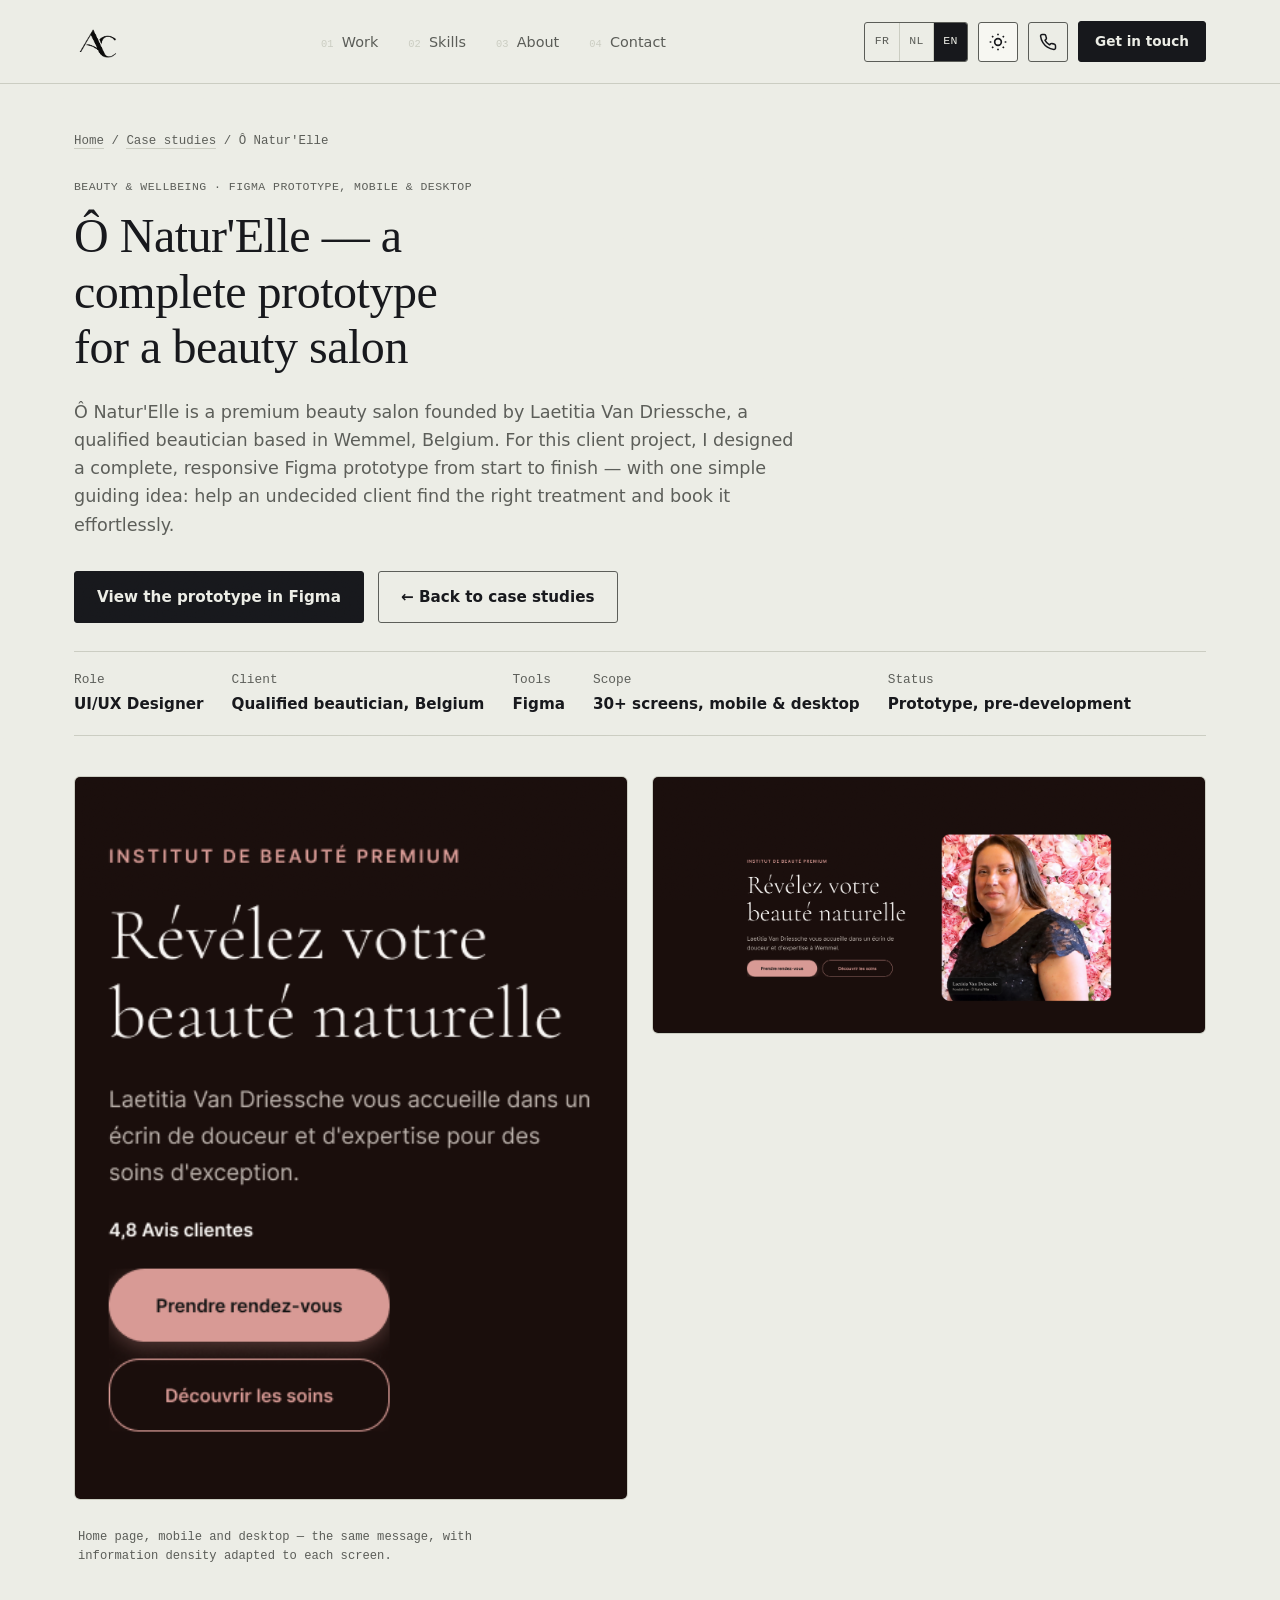
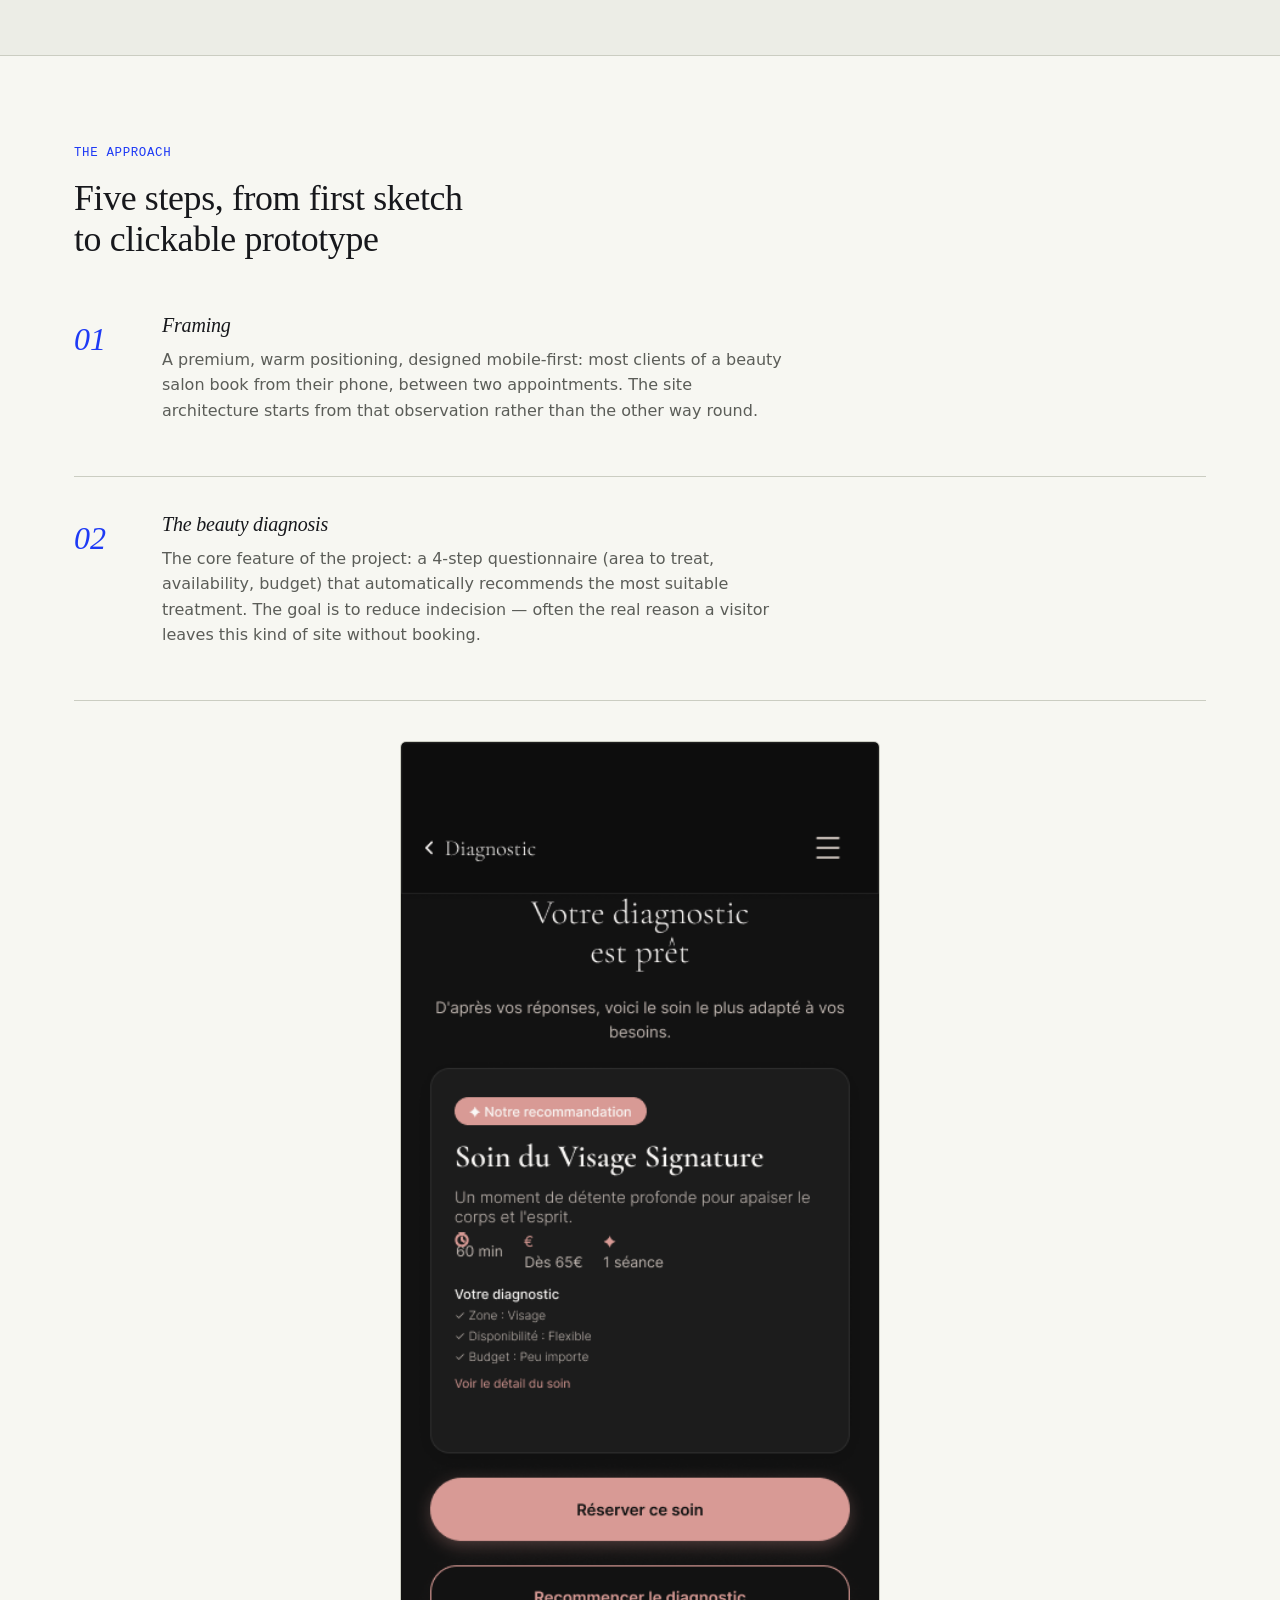
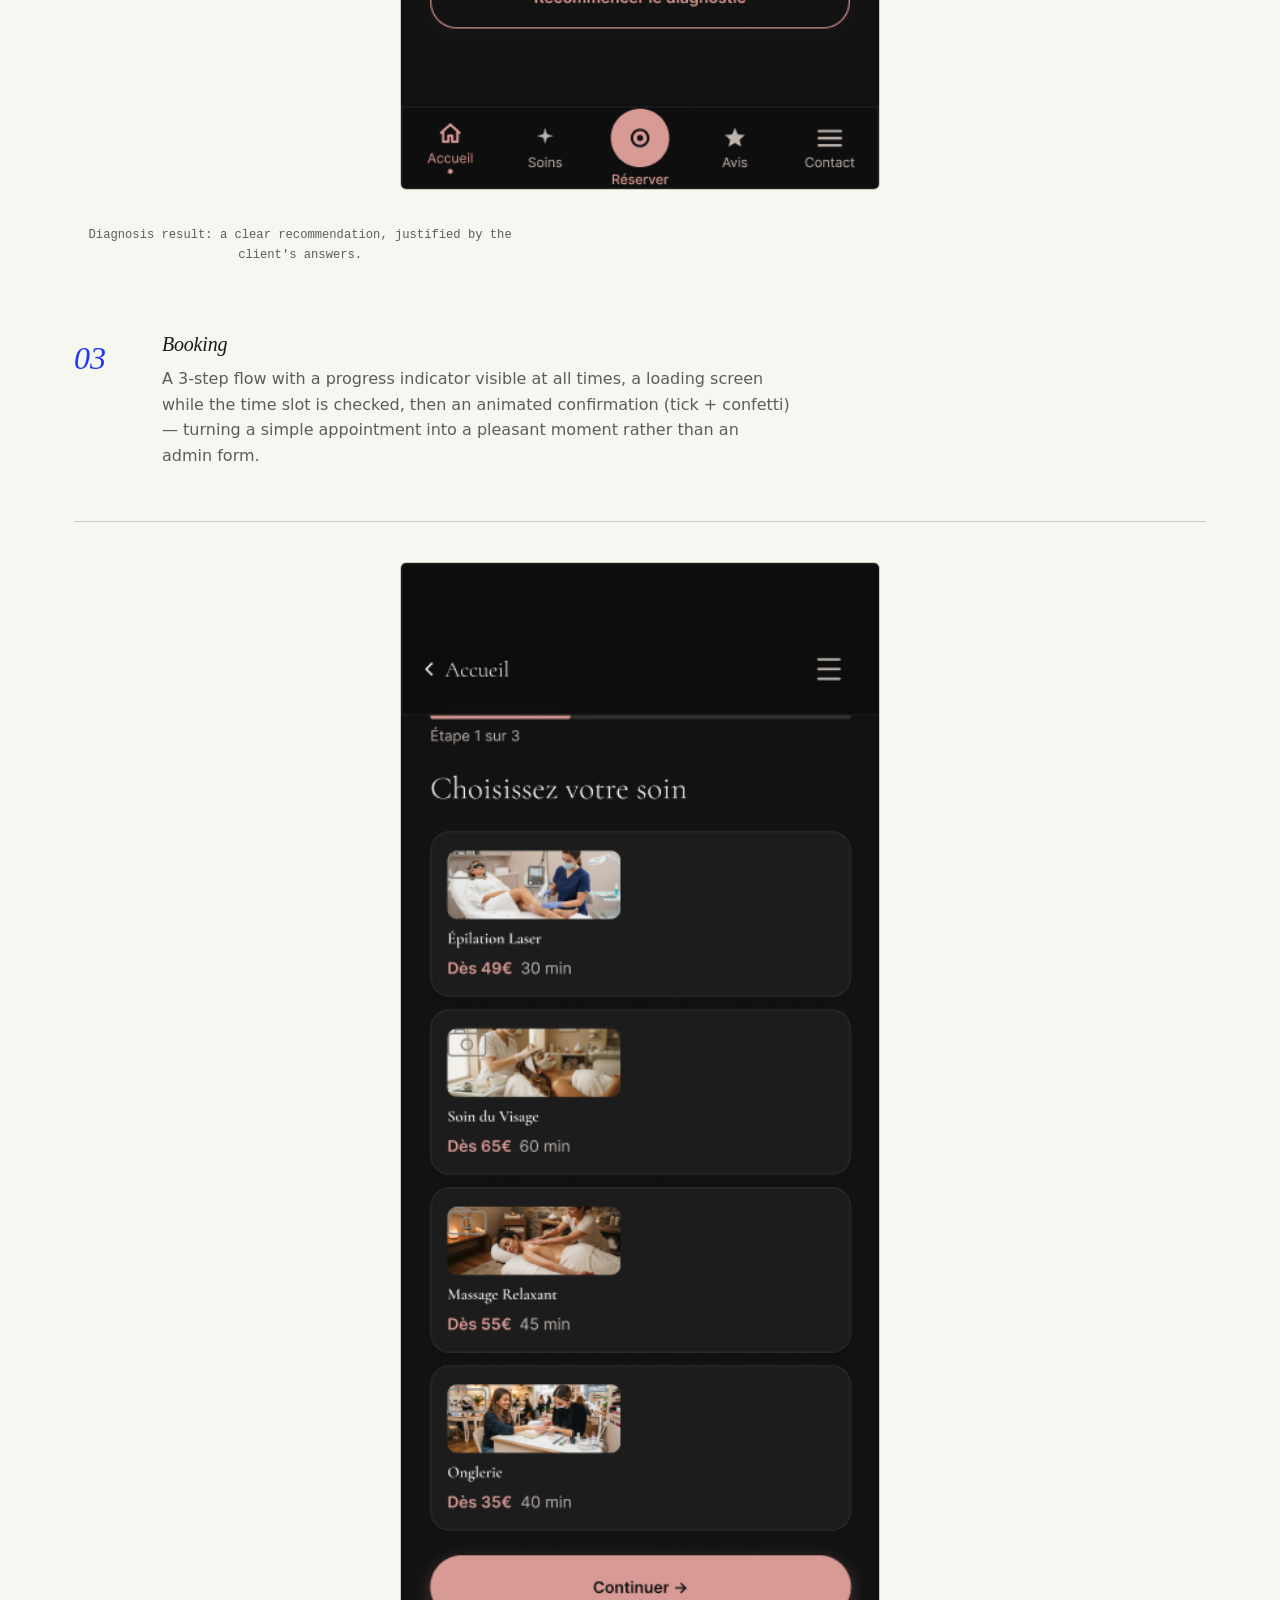
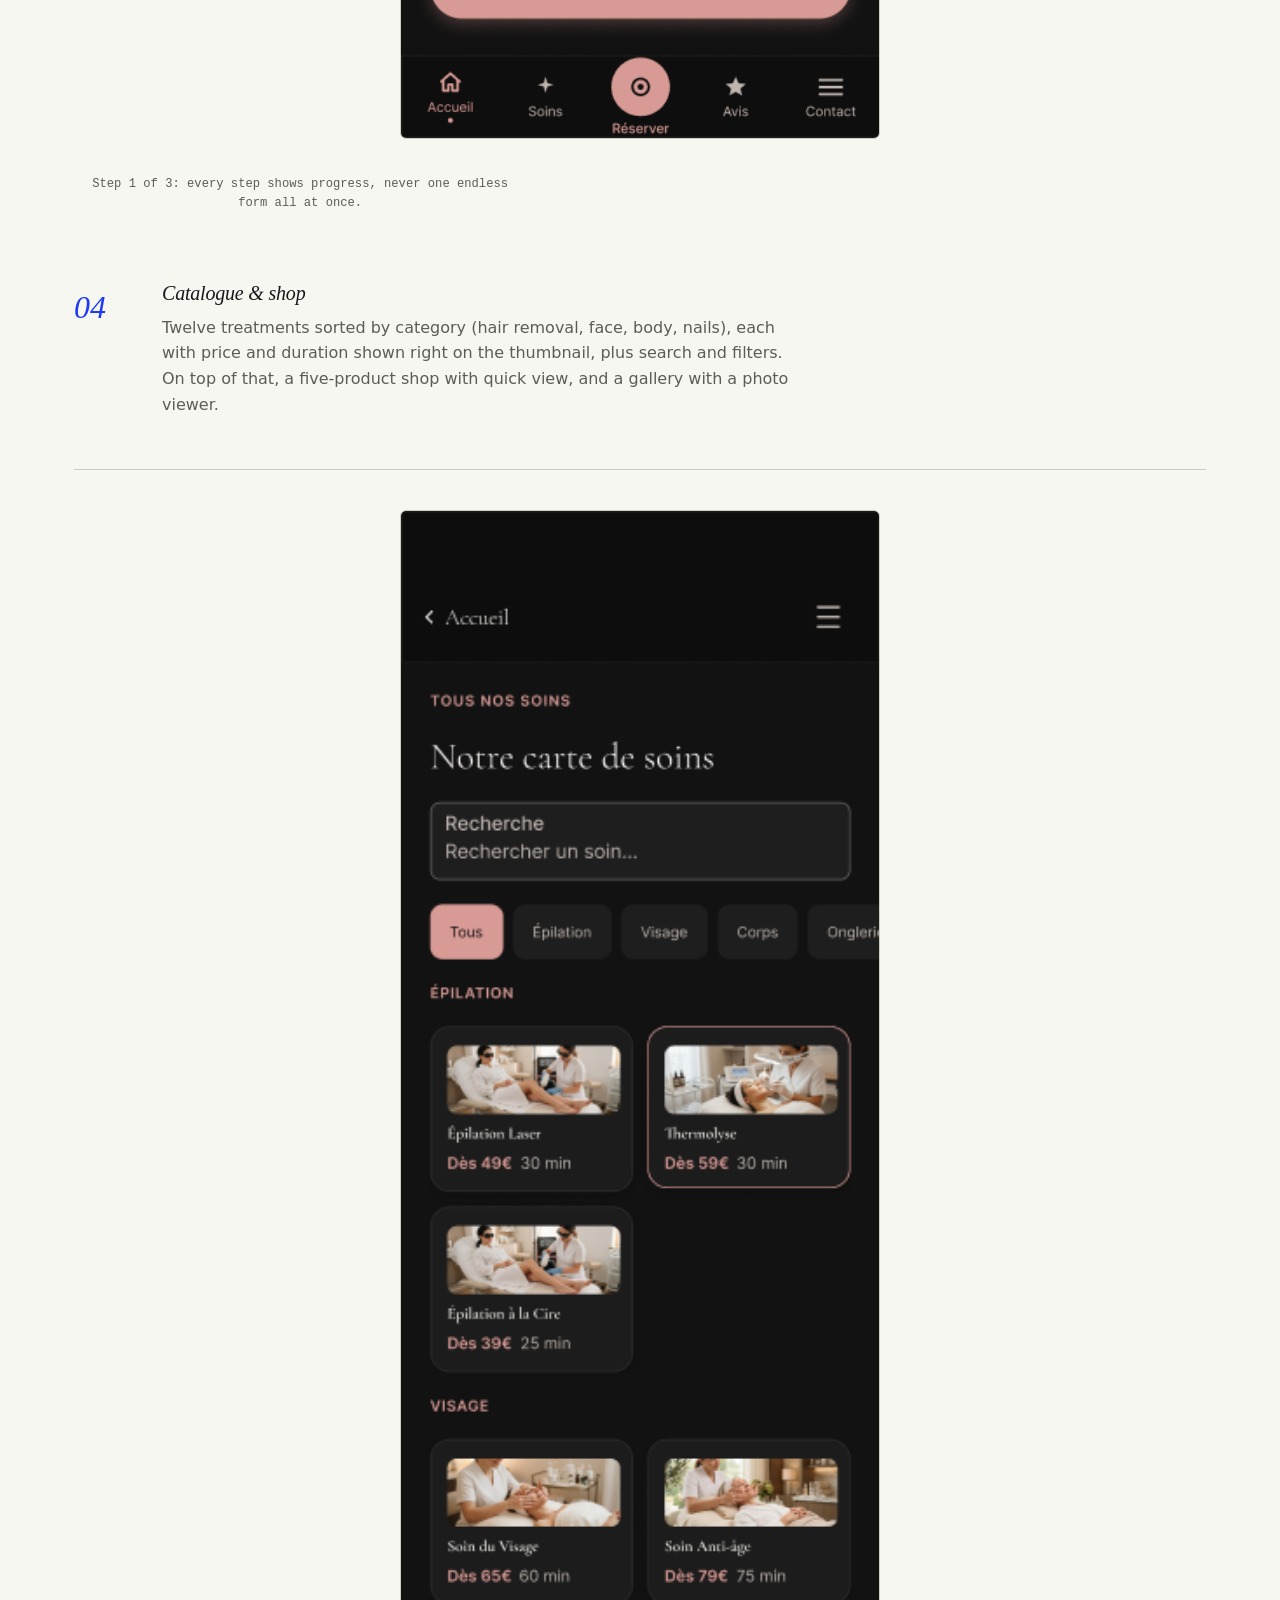
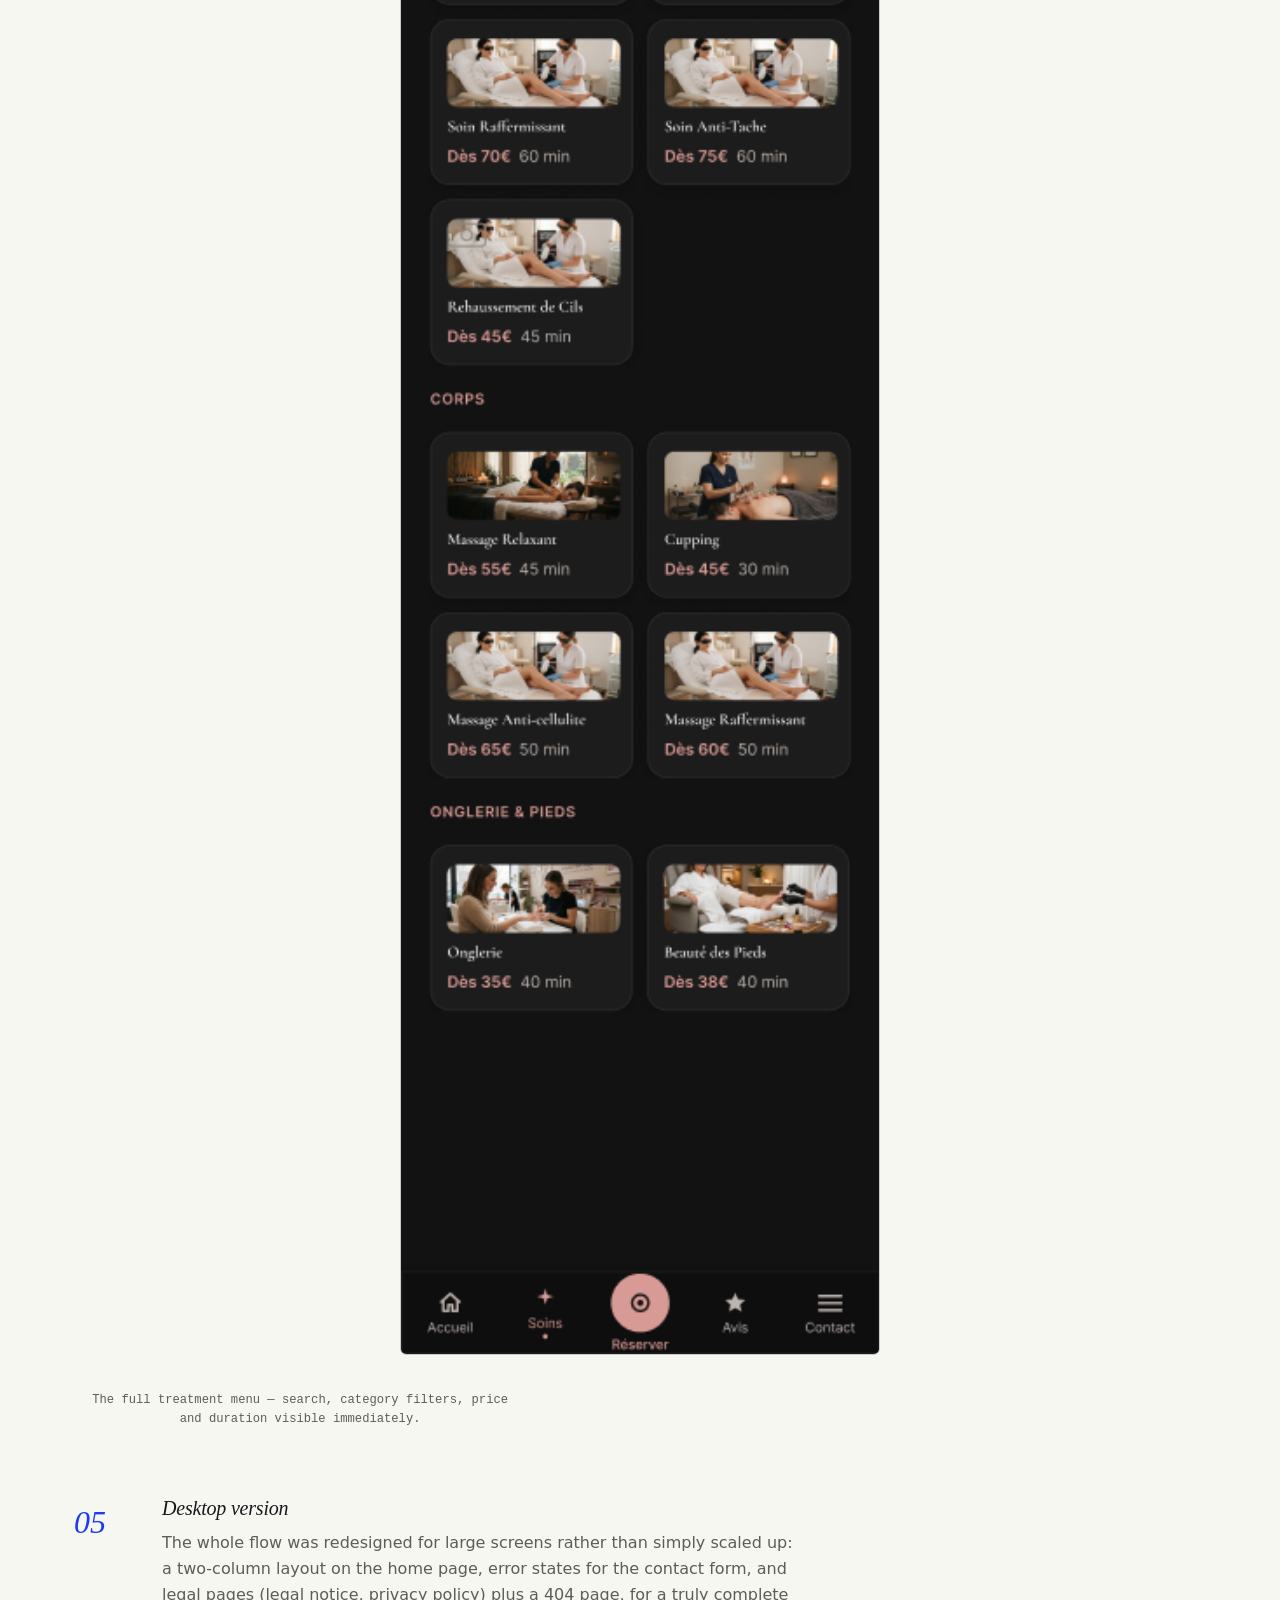
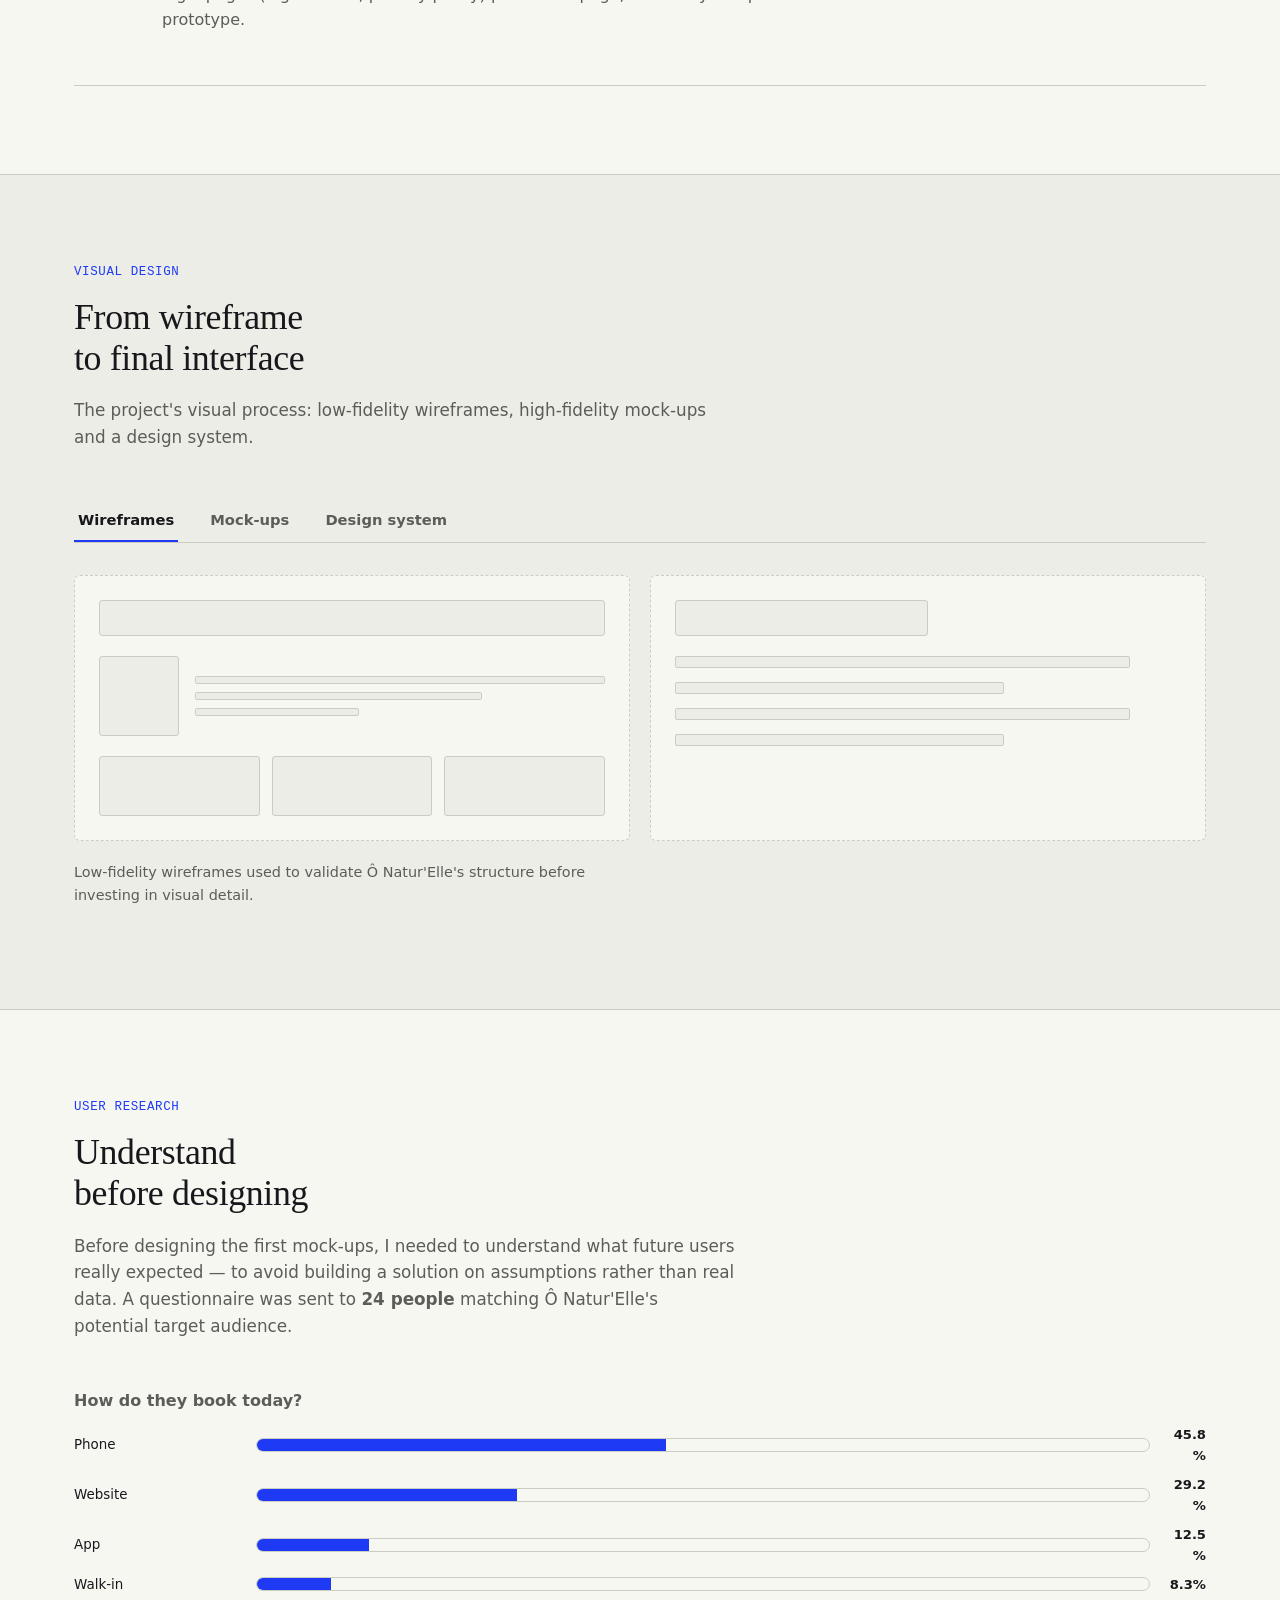
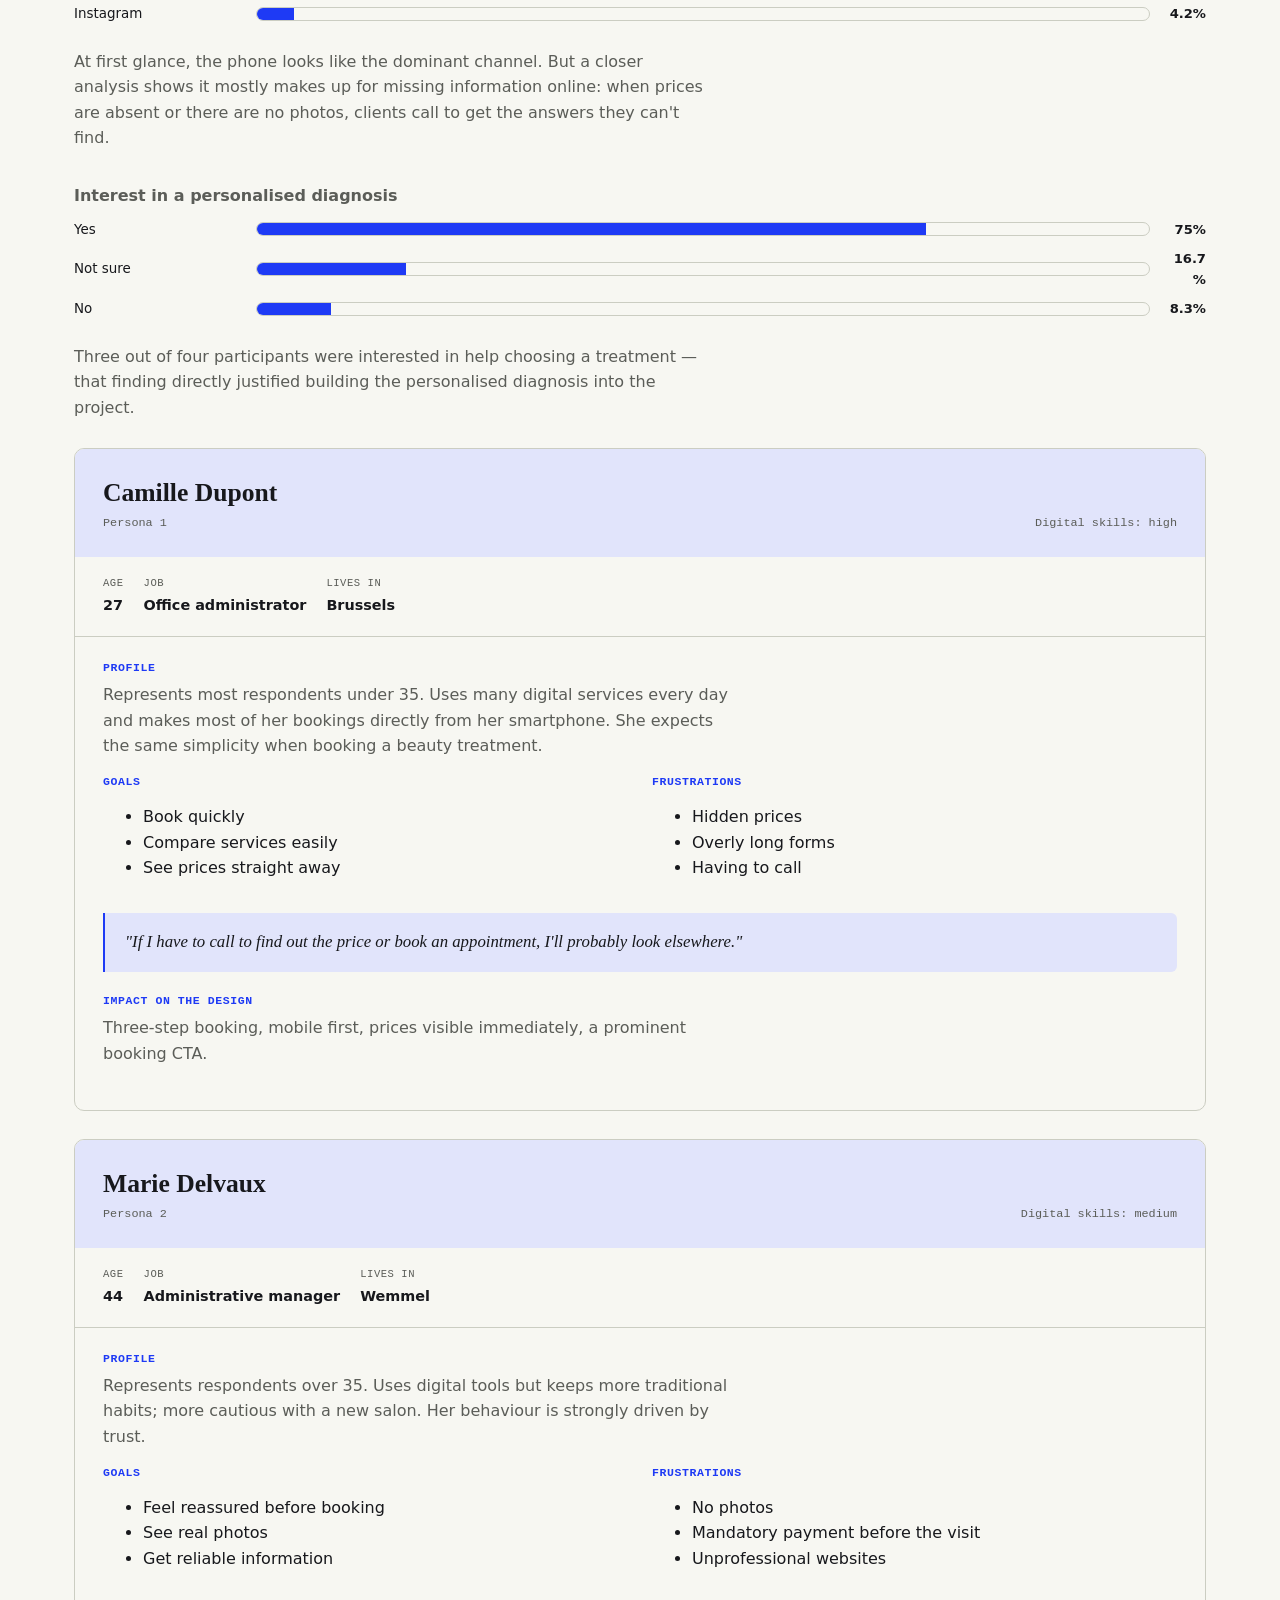
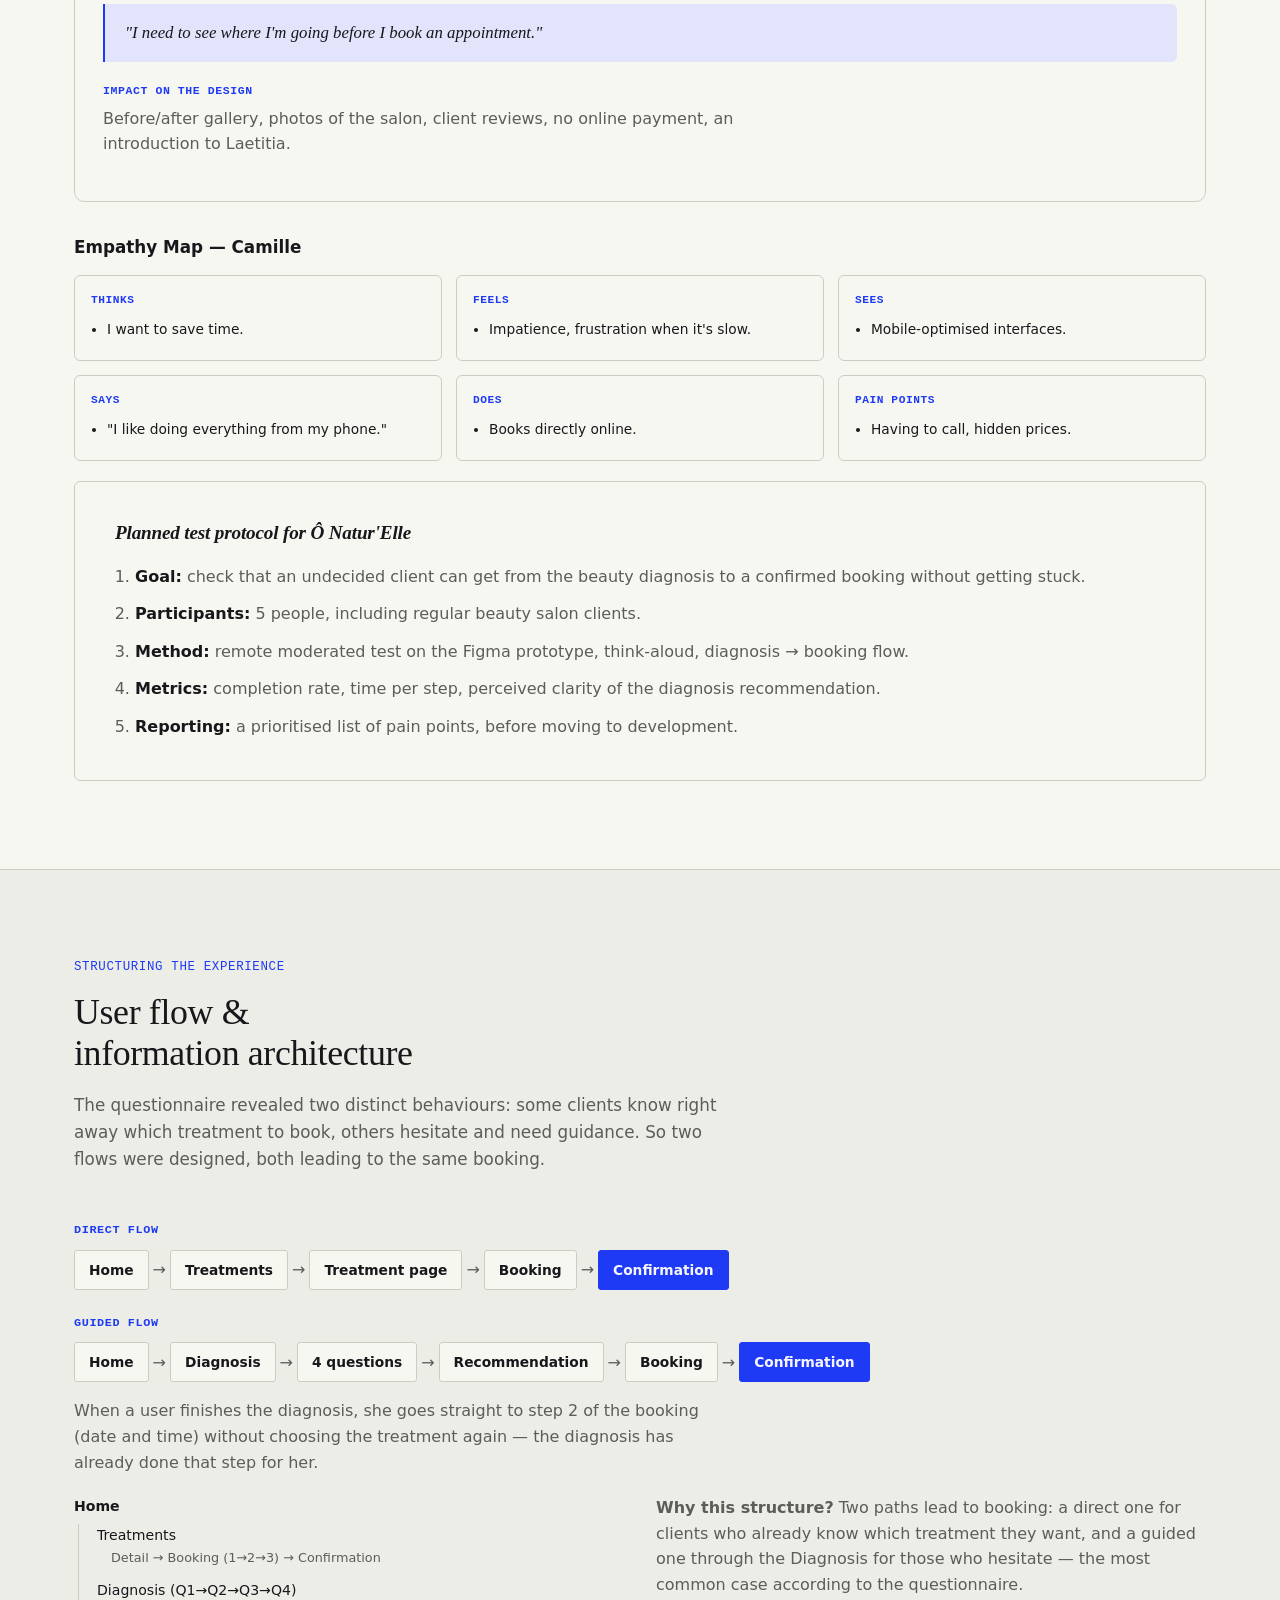
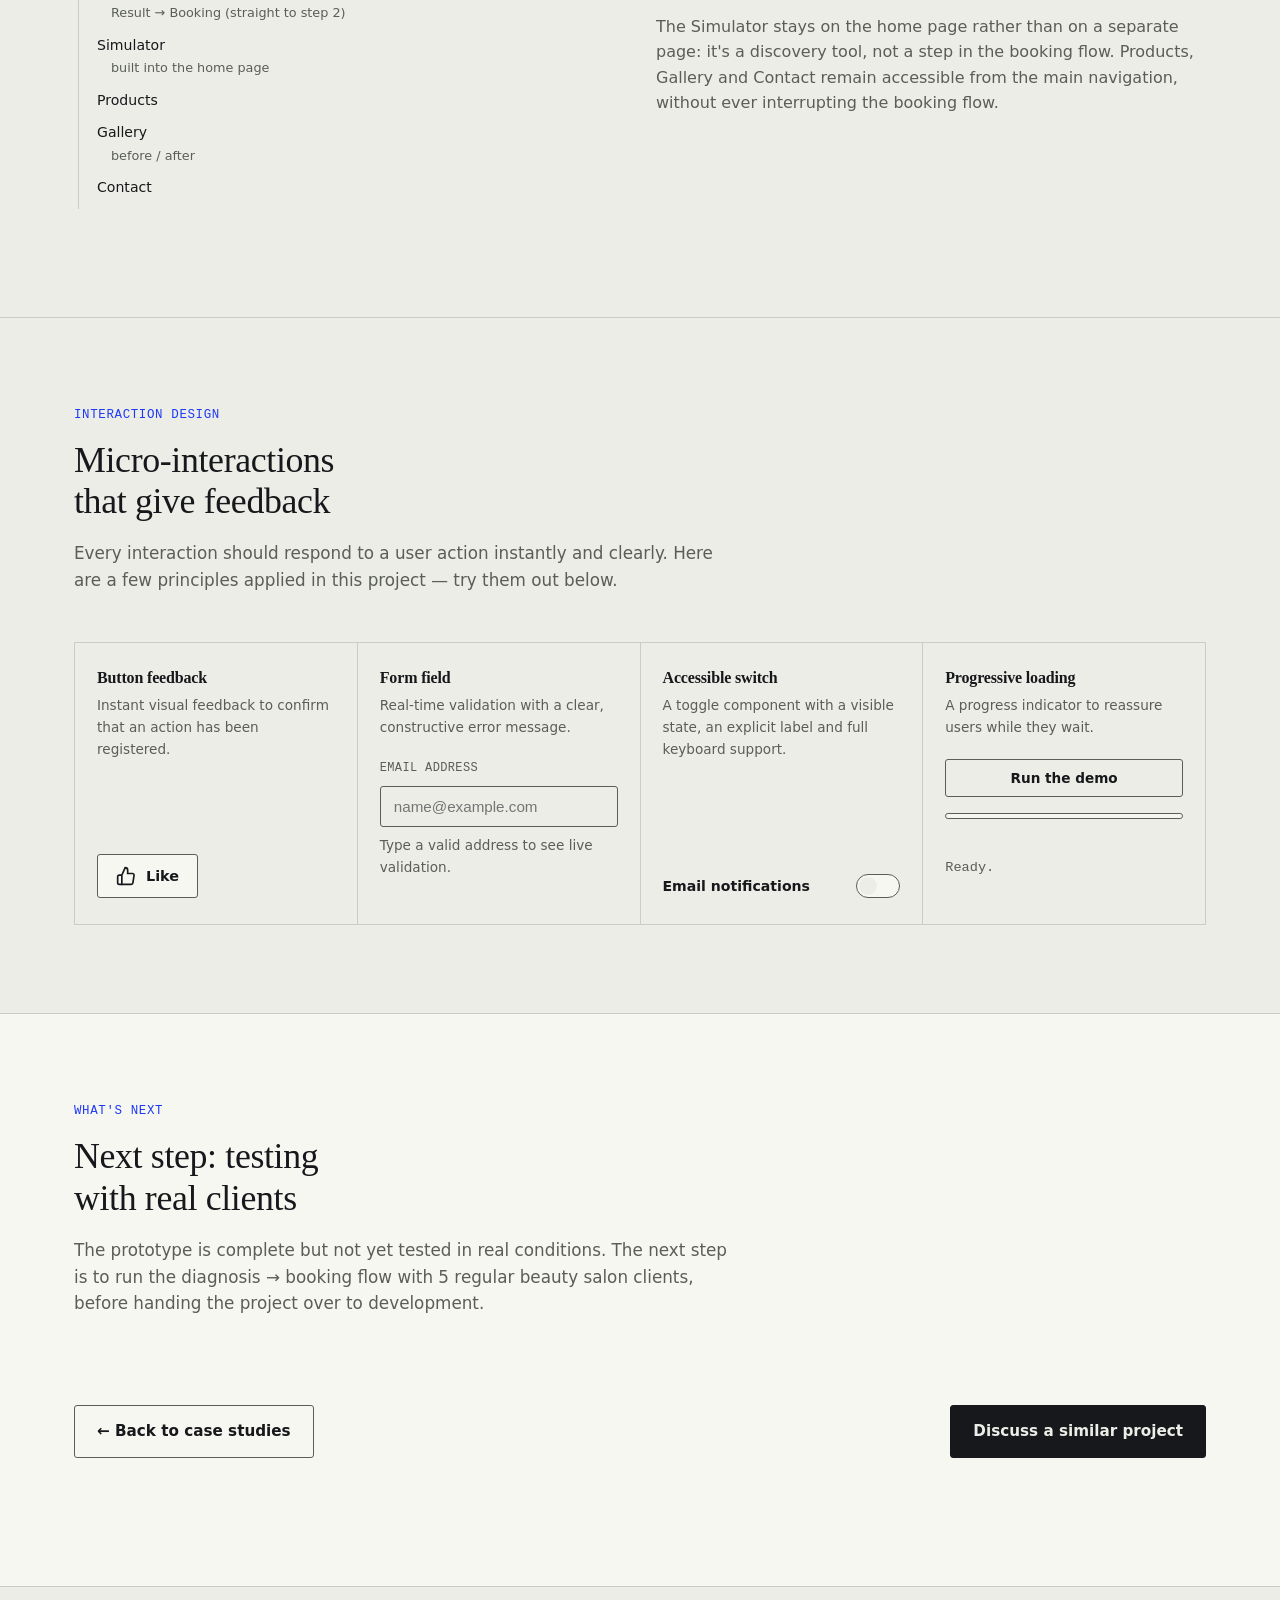
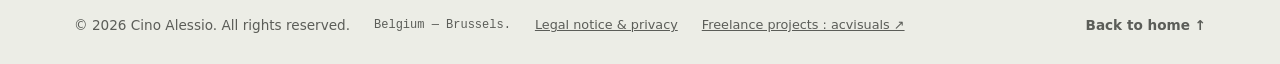
<file: en/o-naturelle.html>
<!DOCTYPE html>
<html lang="en">
<head>
<meta charset="UTF-8">
<meta name="viewport" content="width=device-width, initial-scale=1.0">
<title>Ô Natur'Elle — UI/UX case study · Cino Alessio</title>
<meta name="description" content="UI/UX case study by Cino Alessio: a complete Figma prototype (mobile and desktop) for Ô Natur'Elle, a beauty salon — personalised diagnosis, booking, shop.">
<meta name="robots" content="index, follow">
<meta name="color-scheme" content="light dark">
<meta http-equiv="Content-Security-Policy" content="default-src 'self'; script-src 'self'; style-src 'self' 'unsafe-inline' https://fonts.googleapis.com; font-src https://fonts.gstatic.com; img-src 'self' data:; object-src 'none'; base-uri 'self'; form-action 'self';">
<meta name="referrer" content="strict-origin-when-cross-origin">

<link rel="canonical" href="https://alessio29-git.github.io/Ui-Ux-designer/en/o-naturelle.html">
<meta property="og:title" content="Ô Natur'Elle — UI/UX case study · Cino Alessio">
<meta property="og:description" content="A complete Figma prototype for a beauty salon: personalised diagnosis, booking, shop.">
<meta property="og:type" content="article">
<meta property="og:url" content="https://alessio29-git.github.io/Ui-Ux-designer/en/o-naturelle.html">
<meta property="og:image" content="https://alessio29-git.github.io/Ui-Ux-designer/img/og-logo.png">
<meta property="og:image:width" content="1200">
<meta property="og:image:height" content="630">
<meta property="og:image:alt" content="Logo AC — Cino Alessio, UI/UX Designer">
<meta property="og:locale" content="en_GB">
<meta name="twitter:card" content="summary_large_image">
<meta name="twitter:title" content="Ô Natur'Elle — UI/UX case study · Cino Alessio">
<meta name="twitter:description" content="A complete Figma prototype for a beauty salon: personalised diagnosis, booking, shop.">
<meta name="twitter:image" content="https://alessio29-git.github.io/Ui-Ux-designer/img/og-logo.png">
<meta name="theme-color" content="#ECEDE6" media="(prefers-color-scheme: light)">
<meta name="theme-color" content="#15161A" media="(prefers-color-scheme: dark)">

<link rel="alternate" hreflang="fr" href="https://alessio29-git.github.io/Ui-Ux-designer/o-naturelle.html">
<link rel="alternate" hreflang="nl" href="https://alessio29-git.github.io/Ui-Ux-designer/nl/o-naturelle.html">
<link rel="alternate" hreflang="en" href="https://alessio29-git.github.io/Ui-Ux-designer/en/o-naturelle.html">
<link rel="alternate" hreflang="x-default" href="https://alessio29-git.github.io/Ui-Ux-designer/o-naturelle.html">
<link rel="icon" href="../favicon.svg" type="image/svg+xml">
<script src="../intro.js"></script>
<link rel="preconnect" href="https://fonts.googleapis.com">
<link rel="preconnect" href="https://fonts.gstatic.com" crossorigin>
<link href="https://fonts.googleapis.com/css2?family=Fraunces:ital,opsz,wght@0,9..144,300..700;1,9..144,300..600&family=Hanken+Grotesk:wght@400;500;600;700&family=IBM+Plex+Mono:wght@400;500&display=swap" rel="stylesheet">
<link rel="stylesheet" href="../style.css">
<script type="application/ld+json">
{
  "@context": "https://schema.org",
  "@type": "BreadcrumbList",
  "itemListElement": [
    { "@type": "ListItem", "position": 1, "name": "Home", "item": "https://alessio29-git.github.io/Ui-Ux-designer/en/" },
    { "@type": "ListItem", "position": 2, "name": "Case studies", "item": "https://alessio29-git.github.io/Ui-Ux-designer/en/#etudes-de-cas" },
    { "@type": "ListItem", "position": 3, "name": "Ô Natur'Elle" }
  ]
}
</script>
<script type="application/ld+json">
{
  "@context": "https://schema.org",
  "@type": "CreativeWork",
  "name": "Ô Natur'Elle — UI/UX prototype for a beauty salon",
  "description": "A complete Figma prototype (mobile and desktop) for Ô Natur'Elle, a beauty salon: personalised diagnosis, booking, shop.",
  "creator": { "@type": "Person", "name": "Cino Alessio" },
  "image": "https://alessio29-git.github.io/Ui-Ux-designer/img/og-logo.png",
  "url": "https://alessio29-git.github.io/Ui-Ux-designer/en/o-naturelle.html"
}
</script>
<style>
  .breadcrumb { font-family: var(--font-mono); font-size: 0.78rem; color: var(--ink-muted); margin-bottom: 20px; }
  .breadcrumb a { color: var(--ink-muted); text-decoration: none; border-bottom: 1px solid var(--line); }
  .breadcrumb a:hover { color: var(--accent); border-color: var(--accent); }
  .case-hero { padding: 48px 0 56px; border-top: none; }
  .case-hero-meta { display: flex; flex-wrap: wrap; gap: 8px 28px; font-family: var(--font-mono); font-size: 0.8rem; color: var(--ink-muted); border-top: 1px solid var(--line); border-bottom: 1px solid var(--line); padding: 18px 0; margin: 28px 0; }
  .case-hero-meta strong { color: var(--ink); display: block; font-family: var(--font-body); font-size: 0.95rem; margin-top: 2px; }
  .case-actions { display: flex; gap: 14px; flex-wrap: wrap; margin-top: 8px; }
  .shot { border: 1px solid var(--line); border-radius: var(--radius-md); overflow: hidden; background: var(--paper-raised); }
  .shot img { width: 100%; height: auto; }
  .shot-caption { font-family: var(--font-mono); font-size: 0.76rem; color: var(--ink-muted); padding: 12px 4px 0; }
  .shot-row { display: grid; grid-template-columns: 1fr 1fr; gap: 24px; align-items: start; margin: 40px 0; }
  .shot-row.single { grid-template-columns: minmax(0, 480px); justify-content: center; }
  .step-block { display: grid; grid-template-columns: 64px 1fr; gap: 24px; padding: 36px 0; border-bottom: 1px solid var(--line); }
  .step-block:first-child { padding-top: 0; }
  .step-num { font-family: var(--font-display); font-style: italic; font-size: 2rem; color: var(--accent); }
  .step-block h3 { font-size: 1.25rem; font-style: italic; font-weight: 500; margin-bottom: 10px; }
  .next-project { display: flex; justify-content: space-between; align-items: center; gap: 16px; flex-wrap: wrap; padding: 40px 0; }
  @media (max-width: 720px) {
    .shot-row { grid-template-columns: 1fr; }
    .step-block { grid-template-columns: 1fr; gap: 8px; }
  }
  @media (max-width: 400px) {
    .bar-label { width: 108px; font-size: 0.78rem; }
    .bar-row { gap: 8px; }
  }

  /* Persona cards */
  .persona-card { border: 1px solid var(--line); border-radius: var(--radius-lg); overflow: hidden; margin: 28px 0; background: var(--paper-raised); }
  .persona-head { background: var(--accent-soft); padding: 24px 28px; display: flex; justify-content: space-between; align-items: flex-end; flex-wrap: wrap; gap: 8px; }
  .persona-head .p-name { font-family: var(--font-display); font-size: 1.6rem; font-weight: 600; color: var(--ink); }
  .persona-head .p-tag { font-family: var(--font-mono); font-size: 0.74rem; color: var(--ink-muted); }
  .persona-facts { display: flex; flex-wrap: wrap; gap: 20px; padding: 18px 28px; border-bottom: 1px solid var(--line); }
  .persona-facts .fact .k { display: block; font-family: var(--font-mono); font-size: 0.66rem; text-transform: uppercase; letter-spacing: 0.05em; color: var(--ink-muted); }
  .persona-facts .fact .v { font-weight: 600; color: var(--ink); font-size: 0.9rem; }
  .persona-body { padding: 24px 28px 28px; }
  .persona-body h4 { font-family: var(--font-mono); font-size: 0.72rem; font-weight: 600; text-transform: uppercase; letter-spacing: 0.05em; color: var(--accent); margin: 22px 0 8px; }
  .persona-body h4:first-child { margin-top: 0; }
  .persona-2col { display: grid; grid-template-columns: 1fr 1fr; gap: 24px; }
  .persona-quote { background: var(--accent-soft); border-left: 2px solid var(--accent); border-radius: 0 var(--radius-md) var(--radius-md) 0; padding: 16px 20px; font-family: var(--font-display); font-style: italic; font-size: 1.05rem; color: var(--ink); margin: 16px 0; }
  @media (max-width: 640px) { .persona-2col { grid-template-columns: 1fr; } }

  /* Empathy map */
  .empathy-title { font-family: var(--font-body); font-weight: 700; margin: 32px 0 14px; font-size: 1.05rem; }
  .empathy-grid { display: grid; grid-template-columns: repeat(3, 1fr); gap: 14px; margin-bottom: 20px; }
  .empathy-cell { background: var(--paper-raised); border: 1px solid var(--line); border-radius: var(--radius-md); padding: 16px; }
  .empathy-cell h5 { margin: 0 0 8px; font-family: var(--font-mono); font-size: 0.7rem; text-transform: uppercase; letter-spacing: 0.05em; color: var(--accent); }
  .empathy-cell ul { margin: 0; padding-left: 16px; font-size: 0.86rem; }
  .empathy-cell li { margin-bottom: 4px; }
  @media (max-width: 720px) { .empathy-grid { grid-template-columns: 1fr 1fr; } }
  @media (max-width: 480px) { .empathy-grid { grid-template-columns: 1fr; } }

  /* Flow diagram */
  .flow-label { font-family: var(--font-mono); font-weight: 700; font-size: 0.74rem; color: var(--accent); text-transform: uppercase; letter-spacing: 0.05em; margin: 24px 0 10px; }
  .flow-row { display: flex; align-items: center; flex-wrap: wrap; gap: 8px 4px; }
  .flow-box { background: var(--paper-raised); border: 1px solid var(--line); border-radius: var(--radius-sm); padding: 8px 14px; font-size: 0.86rem; font-weight: 600; color: var(--ink); white-space: nowrap; }
  .flow-box.end { background: var(--accent); color: var(--accent-ink); border-color: var(--accent); }
  .flow-arrow { color: var(--ink-muted); }

  /* Tree diagram */
  .tree-wrap { display: grid; grid-template-columns: 1fr 1fr; gap: 32px; margin: 20px 0; }
  .tree-diagram { font-size: 0.88rem; }
  .tree-diagram .t-root { font-weight: 700; color: var(--ink); margin-bottom: 6px; }
  .tree-diagram .t-item { padding-left: 18px; border-left: 1px solid var(--line); margin-left: 4px; padding-bottom: 10px; }
  .tree-diagram .t-sub { padding-left: 14px; color: var(--ink-muted); font-size: 0.8rem; margin-top: 2px; }
  @media (max-width: 720px) { .tree-wrap { grid-template-columns: 1fr; } }

  /* Bar chart */
  .barchart { margin: 16px 0 24px; }
  .bar-row { display: flex; align-items: center; margin-bottom: 8px; gap: 12px; }
  .bar-label { width: 170px; font-size: 0.84rem; color: var(--ink); flex-shrink: 0; }
  .bar-track { flex: 1; height: 14px; background: var(--paper-raised); border: 1px solid var(--line); border-radius: 7px; overflow: hidden; }
  .bar-fill { height: 100%; background: var(--accent); }
  .bar-value { width: 44px; font-size: 0.82rem; font-weight: 700; color: var(--ink); text-align: right; flex-shrink: 0; }
</style>
</head>
<body>

<a class="skip-link" href="#main">Skip to main content</a>

<header class="site-header" id="siteHeader">
  <div class="container header-inner">
    <a href="index.html" class="logo" aria-label="Cino Alessio, UI/UX Designer — back to home">
      <img src="../img/ac-logo.png" width="573" height="468" class="logo-mark" alt="">
    </a>

    <nav class="main-nav" id="mainNav" aria-label="Main navigation">
      <ul>
        <li><a href="index.html#etudes-de-cas" class="nav-link">Work</a></li>
        <li><a href="index.html#competences" class="nav-link">Skills</a></li>
        <li><a href="index.html#personnalite" class="nav-link">About</a></li>
        <li><a href="index.html#contact" class="nav-link">Contact</a></li>
        <li class="nav-lang" aria-label="Langue · Taal · Language">
          <a href="../o-naturelle.html" hreflang="fr" lang="fr" title="Français">FR</a>
          <a href="../nl/o-naturelle.html" hreflang="nl" lang="nl" title="Nederlands">NL</a>
          <a href="o-naturelle.html" hreflang="en" lang="en" aria-current="page" title="English">EN</a>
        </li>
      </ul>
    </nav>

    <div class="header-actions">
      <nav class="lang-switch" aria-label="Langue · Taal · Language">
        <a href="../o-naturelle.html" hreflang="fr" lang="fr" title="Français">FR</a>
        <a href="../nl/o-naturelle.html" hreflang="nl" lang="nl" title="Nederlands">NL</a>
        <a href="o-naturelle.html" hreflang="en" lang="en" aria-current="page" title="English">EN</a>
      </nav>
      <button type="button" class="theme-toggle" id="themeToggle" aria-label="Switch to dark theme" aria-pressed="false">
        <svg class="icon-sun" width="20" height="20" viewBox="0 0 24 24" fill="none" stroke="currentColor" stroke-width="2" aria-hidden="true"><circle cx="12" cy="12" r="4"/><path d="M12 2v2M12 20v2M4.9 4.9l1.4 1.4M17.7 17.7l1.4 1.4M2 12h2M20 12h2M4.9 19.1l1.4-1.4M17.7 6.3l1.4-1.4"/></svg>
        <svg class="icon-moon" width="20" height="20" viewBox="0 0 24 24" fill="none" stroke="currentColor" stroke-width="2" aria-hidden="true"><path d="M21 12.8A9 9 0 1 1 11.2 3a7 7 0 0 0 9.8 9.8Z"/></svg>
      </button>
      <a href="tel:+32485037294" class="header-call" aria-label="Call Cino Alessio on +32 485 03 72 94">
        <svg width="18" height="18" viewBox="0 0 24 24" fill="none" stroke="currentColor" stroke-width="2" stroke-linecap="round" stroke-linejoin="round" aria-hidden="true"><path d="M22 16.9v3a2 2 0 0 1-2.2 2 19.8 19.8 0 0 1-8.6-3.1 19.5 19.5 0 0 1-6-6A19.8 19.8 0 0 1 2.1 4.2 2 2 0 0 1 4.1 2h3a2 2 0 0 1 2 1.7c.1.9.4 1.8.7 2.7a2 2 0 0 1-.5 2.1L8 9.8a16 16 0 0 0 6 6l1.3-1.3a2 2 0 0 1 2.1-.4c.9.3 1.8.6 2.7.7a2 2 0 0 1 1.7 2z"/></svg>
        <span class="header-call-num">+32 485 03 72 94</span>
      </a>
      <a href="index.html#contact" class="btn btn-primary btn-small">Get in touch</a>
      <button type="button" class="menu-toggle" id="menuToggle" aria-label="Open menu" aria-expanded="false" aria-controls="mainNav">
        <span></span><span></span><span></span>
      </button>
    </div>
  </div>
</header>

<main id="main">

  <section class="section case-hero" aria-labelledby="case-title">
    <div class="container">
      <p class="breadcrumb"><a href="index.html">Home</a> / <a href="index.html#etudes-de-cas">Case studies</a> / Ô Natur'Elle</p>

      <span class="case-tag">Beauty &amp; wellbeing · Figma prototype, mobile &amp; desktop</span>
      <h1 id="case-title" class="section-title" style="max-width:18ch; font-size:clamp(2rem,4vw,3rem);">Ô Natur'Elle — a complete prototype for a beauty salon</h1>
      <p class="hero-lede" style="max-width:65ch; font-size:1.1rem;">
        Ô Natur'Elle is a premium beauty salon founded by Laetitia Van Driessche, a qualified beautician based
        in Wemmel, Belgium. For this client project, I designed a complete, responsive Figma prototype from start
        to finish — with one simple guiding idea: help an undecided client find the right treatment and book it
        effortlessly.
      </p>

      <div class="case-actions">
        <a class="btn btn-primary" href="https://www.figma.com/design/KevVuUXGlGFfTYBVmaRjBL/%C3%94-Natur-Elle?node-id=644-162&t=nJcHRwKrs1C71wnm-0" target="_blank" rel="noopener noreferrer">View the prototype in Figma</a>
        <a class="btn btn-ghost" href="index.html#etudes-de-cas">← Back to case studies</a>
      </div>

      <div class="case-hero-meta">
        <span>Role<strong>UI/UX Designer</strong></span>
        <span>Client<strong>Qualified beautician, Belgium</strong></span>
        <span>Tools<strong>Figma</strong></span>
        <span>Scope<strong>30+ screens, mobile &amp; desktop</strong></span>
        <span>Status<strong>Prototype, pre-development</strong></span>
      </div>

      <div class="shot-row">
        <div class="shot">
          <img src="../img/onaturelle-accueil.png" width="393" height="514" alt="Ô Natur'Elle mobile home screen: headline 'Révélez votre beauté naturelle', 4.8 rating, buttons to book an appointment and discover treatments">
        </div>
        <div class="shot">
          <img src="../img/onaturelle-desktop-hero.png" width="1400" height="649" alt="Desktop version of the home page, with a photo of Laetitia Van Driessche, founder of Ô Natur'Elle">
        </div>
      </div>
      <p class="shot-caption" style="margin-top:-24px; margin-bottom:32px;">Home page, mobile and desktop — the same message, with information density adapted to each screen.</p>
    </div>
  </section>

  <section class="section section-alt" aria-labelledby="demarche-title">
    <div class="container">
      <p class="section-eyebrow">The approach</p>
      <h2 id="demarche-title" class="section-title">Five steps, from first sketch to clickable prototype</h2>

      <div class="step-block">
        <span class="step-num">01</span>
        <div>
          <h3>Framing</h3>
          <p>A premium, warm positioning, designed mobile-first: most clients of a beauty salon book from their phone, between two appointments. The site architecture starts from that observation rather than the other way round.</p>
        </div>
      </div>

      <div class="step-block">
        <span class="step-num">02</span>
        <div>
          <h3>The beauty diagnosis</h3>
          <p>The core feature of the project: a 4-step questionnaire (area to treat, availability, budget) that automatically recommends the most suitable treatment. The goal is to reduce indecision — often the real reason a visitor leaves this kind of site without booking.</p>
        </div>
      </div>

      <div class="shot-row single">
        <div class="shot">
          <img src="../img/onaturelle-diagnostic.png" width="393" height="861" loading="lazy" decoding="async" alt="Beauty diagnosis result: recommendation 'Soin du Visage Signature' with a summary of the client's answers">
        </div>
      </div>
      <p class="shot-caption" style="text-align:center; margin-top:-16px; margin-bottom:32px;">Diagnosis result: a clear recommendation, justified by the client's answers.</p>

      <div class="step-block">
        <span class="step-num">03</span>
        <div>
          <h3>Booking</h3>
          <p>A 3-step flow with a progress indicator visible at all times, a loading screen while the time slot is checked, then an animated confirmation (tick + confetti) — turning a simple appointment into a pleasant moment rather than an admin form.</p>
        </div>
      </div>

      <div class="shot-row single">
        <div class="shot">
          <img src="../img/onaturelle-reservation.png" width="366" height="900" loading="lazy" decoding="async" alt="Step 1 of 3 of the booking flow: list of treatments with price and duration, Continue button">
        </div>
      </div>
      <p class="shot-caption" style="text-align:center; margin-top:-16px; margin-bottom:32px;">Step 1 of 3: every step shows progress, never one endless form all at once.</p>

      <div class="step-block">
        <span class="step-num">04</span>
        <div>
          <h3>Catalogue &amp; shop</h3>
          <p>Twelve treatments sorted by category (hair removal, face, body, nails), each with price and duration shown right on the thumbnail, plus search and filters. On top of that, a five-product shop with quick view, and a gallery with a photo viewer.</p>
        </div>
      </div>

      <div class="shot-row single">
        <div class="shot">
          <img src="../img/onaturelle-liste-soins.png" width="274" height="1400" loading="lazy" decoding="async" alt="Mobile treatment menu, filterable by category, listing twelve treatments (price and duration)">
        </div>
      </div>
      <p class="shot-caption" style="text-align:center; margin-top:-16px; margin-bottom:32px;">The full treatment menu — search, category filters, price and duration visible immediately.</p>

      <div class="step-block">
        <span class="step-num">05</span>
        <div>
          <h3>Desktop version</h3>
          <p>The whole flow was redesigned for large screens rather than simply scaled up: a two-column layout on the home page, error states for the contact form, and legal pages (legal notice, privacy policy) plus a 404 page, for a truly complete prototype.</p>
        </div>
      </div>
    </div>
  </section>

  <section class="section" aria-labelledby="visual-title">
    <div class="container">
      <p class="section-eyebrow">Visual design</p>
      <h2 id="visual-title" class="section-title">From wireframe to final interface</h2>
      <p class="section-lede">The project's visual process: low-fidelity wireframes, high-fidelity mock-ups and a design system.</p>

      <div class="tabs" data-tabs>
        <div class="tab-list" role="tablist" aria-label="Visual design stages">
          <button class="tab-btn is-active" role="tab" id="tab-wireframe" aria-controls="panel-wireframe" aria-selected="true">Wireframes</button>
          <button class="tab-btn" role="tab" id="tab-mockup" aria-controls="panel-mockup" aria-selected="false" tabindex="-1">Mock-ups</button>
          <button class="tab-btn" role="tab" id="tab-system" aria-controls="panel-system" aria-selected="false" tabindex="-1">Design system</button>
        </div>

        <div class="tab-panel is-active" id="panel-wireframe" role="tabpanel" aria-labelledby="tab-wireframe">
          <div class="visual-grid">
            <div class="wireframe-box">
              <div class="wf-header"></div>
              <div class="wf-row"><div class="wf-box"></div><div class="wf-lines"><span></span><span></span><span></span></div></div>
              <div class="wf-blocks"><div></div><div></div><div></div></div>
            </div>
            <div class="wireframe-box">
              <div class="wf-header short"></div>
              <div class="wf-list"><span></span><span></span><span></span><span></span></div>
            </div>
          </div>
          <p class="visual-caption">Low-fidelity wireframes used to validate Ô Natur'Elle's structure before investing in visual detail.</p>
        </div>

        <div class="tab-panel" id="panel-mockup" role="tabpanel" aria-labelledby="tab-mockup" hidden>
          <div class="shot-row">
            <div class="shot">
              <img src="../img/onaturelle-accueil.png" width="393" height="514" loading="lazy" decoding="async" alt="High-fidelity mock-up of the mobile home page">
            </div>
            <div class="shot">
              <img src="../img/onaturelle-diagnostic.png" width="393" height="861" loading="lazy" decoding="async" alt="High-fidelity mock-up of the diagnosis result">
            </div>
          </div>
          <p class="visual-caption">High-fidelity mock-ups including microcopy, brand colours and the final typographic hierarchy.</p>
        </div>

        <div class="tab-panel" id="panel-system" role="tabpanel" aria-labelledby="tab-system" hidden>
          <div class="system-grid">
            <div class="swatch-group">
              <span class="swatch" style="background:#1E3AF5">Signature</span>
              <span class="swatch" style="background:#3A2E2A">Ô Natur'Elle</span>
              <span class="swatch" style="background:#17181C">Ink</span>
              <span class="swatch swatch-light" style="background:#ECEDE6">Paper</span>
            </div>
            <div class="type-scale">
              <p class="ts-display">Heading — Fraunces 600</p>
              <p class="ts-display-italic">Accent — Fraunces italic</p>
              <p class="ts-body">Body text — Hanken Grotesk, 16px, line-height 1.6</p>
              <p class="ts-mono">ANNOTATIONS — IBM Plex Mono</p>
            </div>
            <div class="component-row">
              <button class="btn btn-primary" type="button" disabled>Primary button</button>
              <button class="btn btn-ghost" type="button" disabled>Secondary button</button>
              <span class="badge">Badge</span>
            </div>
          </div>
          <p class="visual-caption">An excerpt from the design system used for Ô Natur'Elle: palette, type scale and components documented in Figma.</p>
        </div>
      </div>
    </div>
  </section>

  <section class="section section-alt" aria-labelledby="research-title">
    <div class="container">
      <p class="section-eyebrow">User Research</p>
      <h2 id="research-title" class="section-title">Understand before designing</h2>
      <p class="section-lede">Before designing the first mock-ups, I needed to understand what future users really expected — to avoid building a solution on assumptions rather than real data. A questionnaire was sent to <strong>24 people</strong> matching Ô Natur'Elle's potential target audience.</p>

      <div class="barchart">
        <p style="font-weight:600; margin-bottom:10px;">How do they book today?</p>
        <div class="bar-row"><div class="bar-label">Phone</div><div class="bar-track"><div class="bar-fill" style="width:45.8%;"></div></div><div class="bar-value">45.8%</div></div>
        <div class="bar-row"><div class="bar-label">Website</div><div class="bar-track"><div class="bar-fill" style="width:29.2%;"></div></div><div class="bar-value">29.2%</div></div>
        <div class="bar-row"><div class="bar-label">App</div><div class="bar-track"><div class="bar-fill" style="width:12.5%;"></div></div><div class="bar-value">12.5%</div></div>
        <div class="bar-row"><div class="bar-label">Walk-in</div><div class="bar-track"><div class="bar-fill" style="width:8.3%;"></div></div><div class="bar-value">8.3%</div></div>
        <div class="bar-row"><div class="bar-label">Instagram</div><div class="bar-track"><div class="bar-fill" style="width:4.2%;"></div></div><div class="bar-value">4.2%</div></div>
      </div>
      <p>At first glance, the phone looks like the dominant channel. But a closer analysis shows it mostly makes up for missing information online: when prices are absent or there are no photos, clients call to get the answers they can't find.</p>

      <div class="barchart" style="margin-top:32px;">
        <p style="font-weight:600; margin-bottom:10px;">Interest in a personalised diagnosis</p>
        <div class="bar-row"><div class="bar-label">Yes</div><div class="bar-track"><div class="bar-fill" style="width:75%;"></div></div><div class="bar-value">75%</div></div>
        <div class="bar-row"><div class="bar-label">Not sure</div><div class="bar-track"><div class="bar-fill" style="width:16.7%;"></div></div><div class="bar-value">16.7%</div></div>
        <div class="bar-row"><div class="bar-label">No</div><div class="bar-track"><div class="bar-fill" style="width:8.3%;"></div></div><div class="bar-value">8.3%</div></div>
      </div>
      <p>Three out of four participants were interested in help choosing a treatment — that finding directly justified building the personalised diagnosis into the project.</p>

      <div class="persona-card">
        <div class="persona-head">
          <div><div class="p-name">Camille Dupont</div><div class="p-tag">Persona 1</div></div>
          <div class="p-tag">Digital skills: high</div>
        </div>
        <div class="persona-facts">
          <div class="fact"><span class="k">Age</span><span class="v">27</span></div>
          <div class="fact"><span class="k">Job</span><span class="v">Office administrator</span></div>
          <div class="fact"><span class="k">Lives in</span><span class="v">Brussels</span></div>
        </div>
        <div class="persona-body">
          <h4>Profile</h4>
          <p>Represents most respondents under 35. Uses many digital services every day and makes most of her bookings directly from her smartphone. She expects the same simplicity when booking a beauty treatment.</p>
          <div class="persona-2col">
            <div><h4>Goals</h4><ul><li>Book quickly</li><li>Compare services easily</li><li>See prices straight away</li></ul></div>
            <div><h4>Frustrations</h4><ul><li>Hidden prices</li><li>Overly long forms</li><li>Having to call</li></ul></div>
          </div>
          <div class="persona-quote">"If I have to call to find out the price or book an appointment, I'll probably look elsewhere."</div>
          <h4>Impact on the design</h4>
          <p>Three-step booking, mobile first, prices visible immediately, a prominent booking CTA.</p>
        </div>
      </div>

      <div class="persona-card">
        <div class="persona-head">
          <div><div class="p-name">Marie Delvaux</div><div class="p-tag">Persona 2</div></div>
          <div class="p-tag">Digital skills: medium</div>
        </div>
        <div class="persona-facts">
          <div class="fact"><span class="k">Age</span><span class="v">44</span></div>
          <div class="fact"><span class="k">Job</span><span class="v">Administrative manager</span></div>
          <div class="fact"><span class="k">Lives in</span><span class="v">Wemmel</span></div>
        </div>
        <div class="persona-body">
          <h4>Profile</h4>
          <p>Represents respondents over 35. Uses digital tools but keeps more traditional habits; more cautious with a new salon. Her behaviour is strongly driven by trust.</p>
          <div class="persona-2col">
            <div><h4>Goals</h4><ul><li>Feel reassured before booking</li><li>See real photos</li><li>Get reliable information</li></ul></div>
            <div><h4>Frustrations</h4><ul><li>No photos</li><li>Mandatory payment before the visit</li><li>Unprofessional websites</li></ul></div>
          </div>
          <div class="persona-quote">"I need to see where I'm going before I book an appointment."</div>
          <h4>Impact on the design</h4>
          <p>Before/after gallery, photos of the salon, client reviews, no online payment, an introduction to Laetitia.</p>
        </div>
      </div>

      <div class="empathy-title">Empathy Map — Camille</div>
      <div class="empathy-grid">
        <div class="empathy-cell"><h5>Thinks</h5><ul><li>I want to save time.</li></ul></div>
        <div class="empathy-cell"><h5>Feels</h5><ul><li>Impatience, frustration when it's slow.</li></ul></div>
        <div class="empathy-cell"><h5>Sees</h5><ul><li>Mobile-optimised interfaces.</li></ul></div>
        <div class="empathy-cell"><h5>Says</h5><ul><li>"I like doing everything from my phone."</li></ul></div>
        <div class="empathy-cell"><h5>Does</h5><ul><li>Books directly online.</li></ul></div>
        <div class="empathy-cell"><h5>Pain points</h5><ul><li>Having to call, hidden prices.</li></ul></div>
      </div>

      <div class="protocol-block">
        <h3>Planned test protocol for Ô Natur'Elle</h3>
        <ol class="protocol-list">
          <li><strong>Goal:</strong> check that an undecided client can get from the beauty diagnosis to a confirmed booking without getting stuck.</li>
          <li><strong>Participants:</strong> 5 people, including regular beauty salon clients.</li>
          <li><strong>Method:</strong> remote moderated test on the Figma prototype, think-aloud, diagnosis → booking flow.</li>
          <li><strong>Metrics:</strong> completion rate, time per step, perceived clarity of the diagnosis recommendation.</li>
          <li><strong>Reporting:</strong> a prioritised list of pain points, before moving to development.</li>
        </ol>
      </div>
    </div>
  </section>

  <section class="section" aria-labelledby="flow-title">
    <div class="container">
      <p class="section-eyebrow">Structuring the experience</p>
      <h2 id="flow-title" class="section-title">User flow &amp; information architecture</h2>
      <p class="section-lede">The questionnaire revealed two distinct behaviours: some clients know right away which treatment to book, others hesitate and need guidance. So two flows were designed, both leading to the same booking.</p>

      <div class="flow-label">Direct flow</div>
      <div class="flow-row">
        <span class="flow-box">Home</span><span class="flow-arrow">→</span>
        <span class="flow-box">Treatments</span><span class="flow-arrow">→</span>
        <span class="flow-box">Treatment page</span><span class="flow-arrow">→</span>
        <span class="flow-box">Booking</span><span class="flow-arrow">→</span>
        <span class="flow-box end">Confirmation</span>
      </div>

      <div class="flow-label">Guided flow</div>
      <div class="flow-row">
        <span class="flow-box">Home</span><span class="flow-arrow">→</span>
        <span class="flow-box">Diagnosis</span><span class="flow-arrow">→</span>
        <span class="flow-box">4 questions</span><span class="flow-arrow">→</span>
        <span class="flow-box">Recommendation</span><span class="flow-arrow">→</span>
        <span class="flow-box">Booking</span><span class="flow-arrow">→</span>
        <span class="flow-box end">Confirmation</span>
      </div>
      <p style="margin-top:16px;">When a user finishes the diagnosis, she goes straight to step 2 of the booking (date and time) without choosing the treatment again — the diagnosis has already done that step for her.</p>

      <div class="tree-wrap">
        <div class="tree-diagram">
          <div class="t-root">Home</div>
          <div class="t-item">Treatments<div class="t-sub">Detail → Booking (1→2→3) → Confirmation</div></div>
          <div class="t-item">Diagnosis (Q1→Q2→Q3→Q4)<div class="t-sub">Result → Booking (straight to step 2)</div></div>
          <div class="t-item">Simulator<div class="t-sub">built into the home page</div></div>
          <div class="t-item">Products</div>
          <div class="t-item">Gallery<div class="t-sub">before / after</div></div>
          <div class="t-item">Contact</div>
        </div>
        <div>
          <p><strong>Why this structure?</strong> Two paths lead to booking: a direct one for clients who already know which treatment they want, and a guided one through the Diagnosis for those who hesitate — the most common case according to the questionnaire.</p>
          <p>The Simulator stays on the home page rather than on a separate page: it's a discovery tool, not a step in the booking flow. Products, Gallery and Contact remain accessible from the main navigation, without ever interrupting the booking flow.</p>
        </div>
      </div>
    </div>
  </section>

  <section class="section" aria-labelledby="interaction-title">
    <div class="container">
      <p class="section-eyebrow">Interaction design</p>
      <h2 id="interaction-title" class="section-title">Micro-interactions that give feedback</h2>
      <p class="section-lede">Every interaction should respond to a user action instantly and clearly. Here are a few principles applied in this project — try them out below.</p>

      <div class="interaction-demos">

        <div class="demo-card">
          <h3>Button feedback</h3>
          <p>Instant visual feedback to confirm that an action has been registered.</p>
          <button class="demo-btn" id="demoLikeBtn" type="button" aria-pressed="false">
            <svg width="20" height="20" viewBox="0 0 24 24" fill="none" stroke="currentColor" stroke-width="2"><path d="M14 9V5a3 3 0 0 0-3-3l-4 9v11h11.28a2 2 0 0 0 2-1.7l1.38-9a2 2 0 0 0-2-2.3H14Z"/><path d="M7 22H4a2 2 0 0 1-2-2v-7a2 2 0 0 1 2-2h3"/></svg>
            <span id="demoLikeLabel">Like</span>
          </button>
        </div>

        <div class="demo-card">
          <h3>Form field</h3>
          <p>Real-time validation with a clear, constructive error message.</p>
          <label for="demoEmail" class="demo-label">Email address</label>
          <input type="email" id="demoEmail" class="demo-input" placeholder="name@example.com" aria-describedby="demoEmailHint">
          <p id="demoEmailHint" class="demo-hint" aria-live="polite">Type a valid address to see live validation.</p>
        </div>

        <div class="demo-card">
          <h3>Accessible switch</h3>
          <p>A toggle component with a visible state, an explicit label and full keyboard support.</p>
          <div class="demo-switch-row">
            <span id="switchLabel">Email notifications</span>
            <button type="button" class="switch" id="demoSwitch" role="switch" aria-checked="false" aria-labelledby="switchLabel">
              <span class="switch-knob"></span>
            </button>
          </div>
        </div>

        <div class="demo-card">
          <h3>Progressive loading</h3>
          <p>A progress indicator to reassure users while they wait.</p>
          <button class="btn btn-ghost btn-small" id="demoLoadBtn" type="button">Run the demo</button>
          <div class="demo-progress" role="progressbar" aria-valuemin="0" aria-valuemax="100" aria-valuenow="0" id="demoProgress">
            <div class="demo-progress-bar" id="demoProgressBar"></div>
          </div>
          <p class="demo-progress-status" id="demoProgressStatus" aria-live="polite">Ready.</p>
        </div>

      </div>
    </div>
  </section>

  <section class="section section-alt" aria-labelledby="suite-title">
    <div class="container">
      <p class="section-eyebrow">What's next</p>
      <h2 id="suite-title" class="section-title">Next step: testing with real clients</h2>
      <p class="section-lede">The prototype is complete but not yet tested in real conditions. The next step is to run the diagnosis → booking flow with 5 regular beauty salon clients, before handing the project over to development.</p>

      <div class="next-project">
        <a class="btn btn-ghost" href="index.html#etudes-de-cas">← Back to case studies</a>
        <a class="btn btn-primary" href="index.html#contact">Discuss a similar project</a>
      </div>
    </div>
  </section>

</main>

<footer class="site-footer">
  <div class="container footer-inner">
    <p>© <span id="year"></span> Cino Alessio. All rights reserved.</p>
    <p class="colophon">Belgium — Brussels.</p>
    <a href="mentions-legales.html" class="footer-legal">Legal notice &amp; privacy</a>
    <a href="https://alessio29-git.github.io/ACVisuals/en/" class="footer-legal" rel="noopener">Freelance projects&nbsp;: acvisuals ↗</a>
    <a href="index.html#top" class="back-to-top">Back to home ↑</a>
  </div>
</footer>

<button type="button" class="scroll-top-btn" id="scrollTopBtn" aria-label="Back to top">
  <svg width="20" height="20" viewBox="0 0 24 24" fill="none" stroke="currentColor" stroke-width="2"><path d="M12 19V5M5 12l7-7 7 7"/></svg>
</button>

<script src="../script.js"></script>
</body>
</html>
</file>
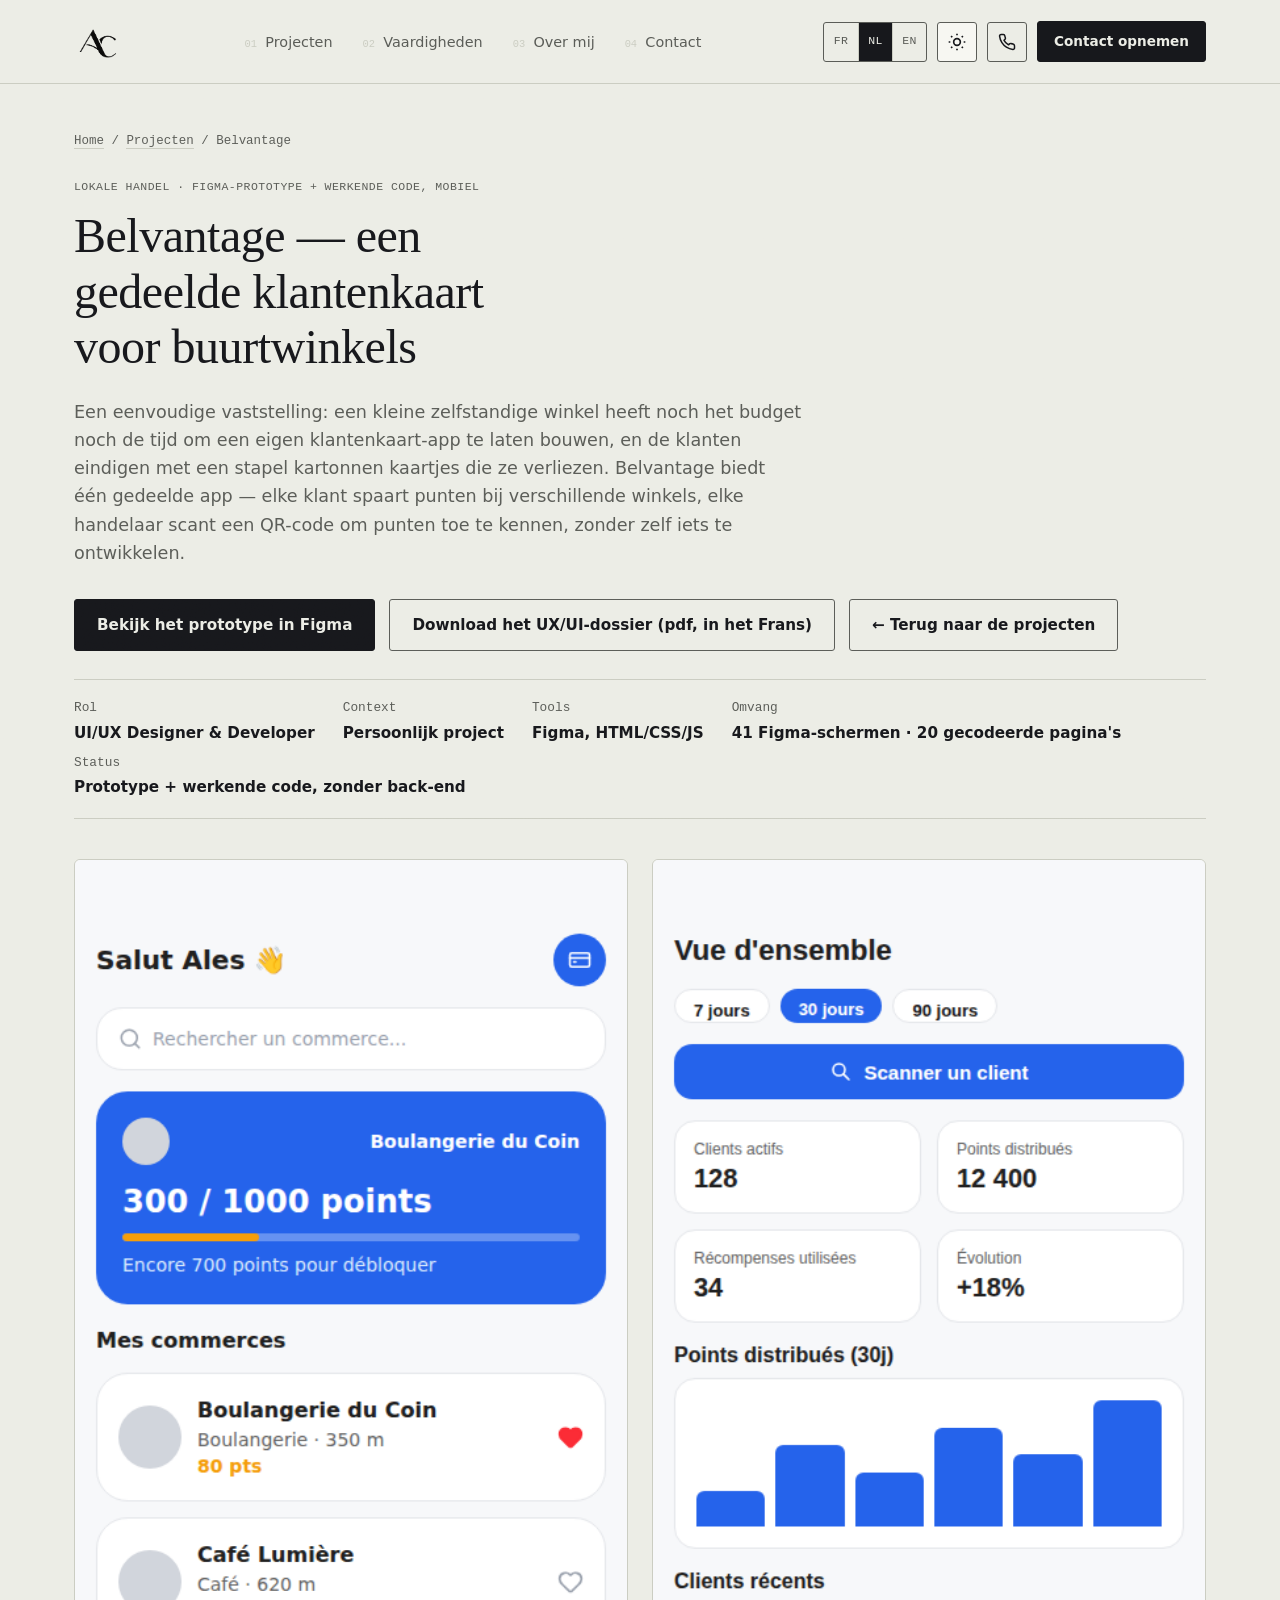
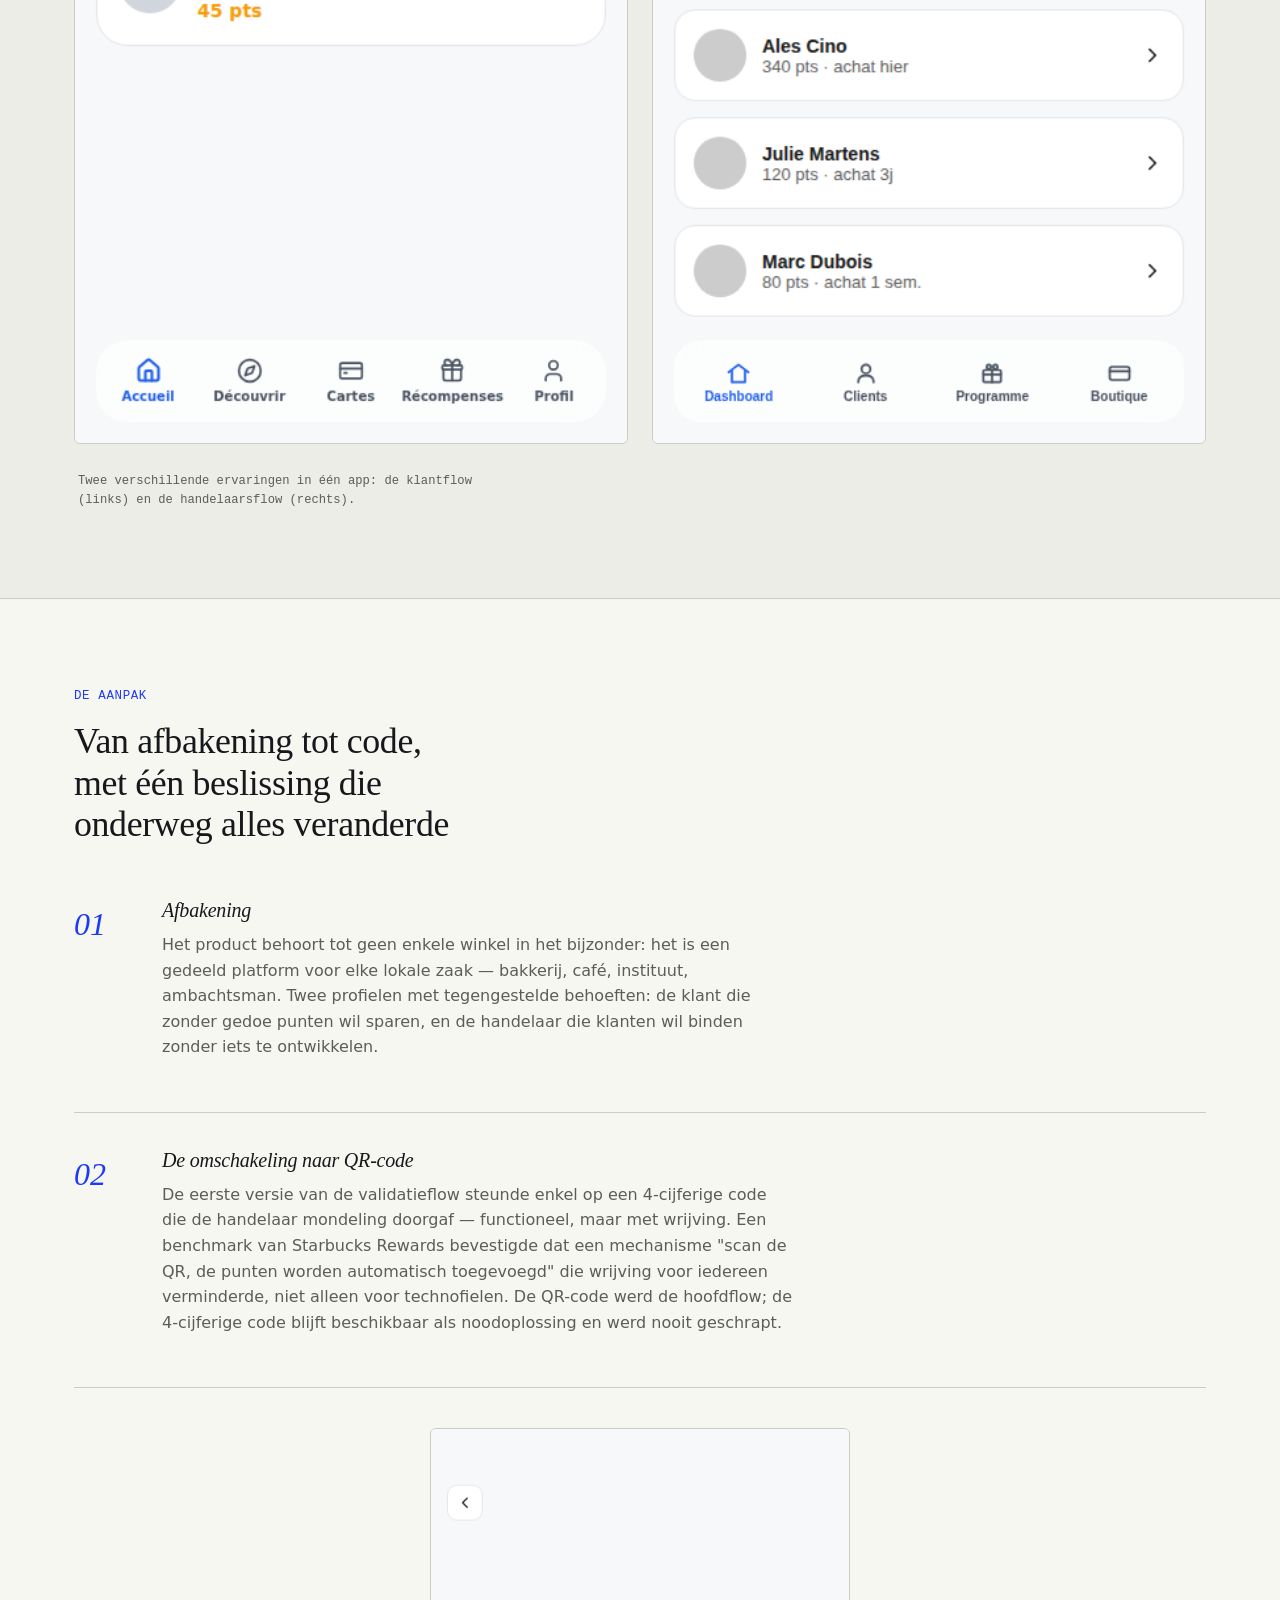
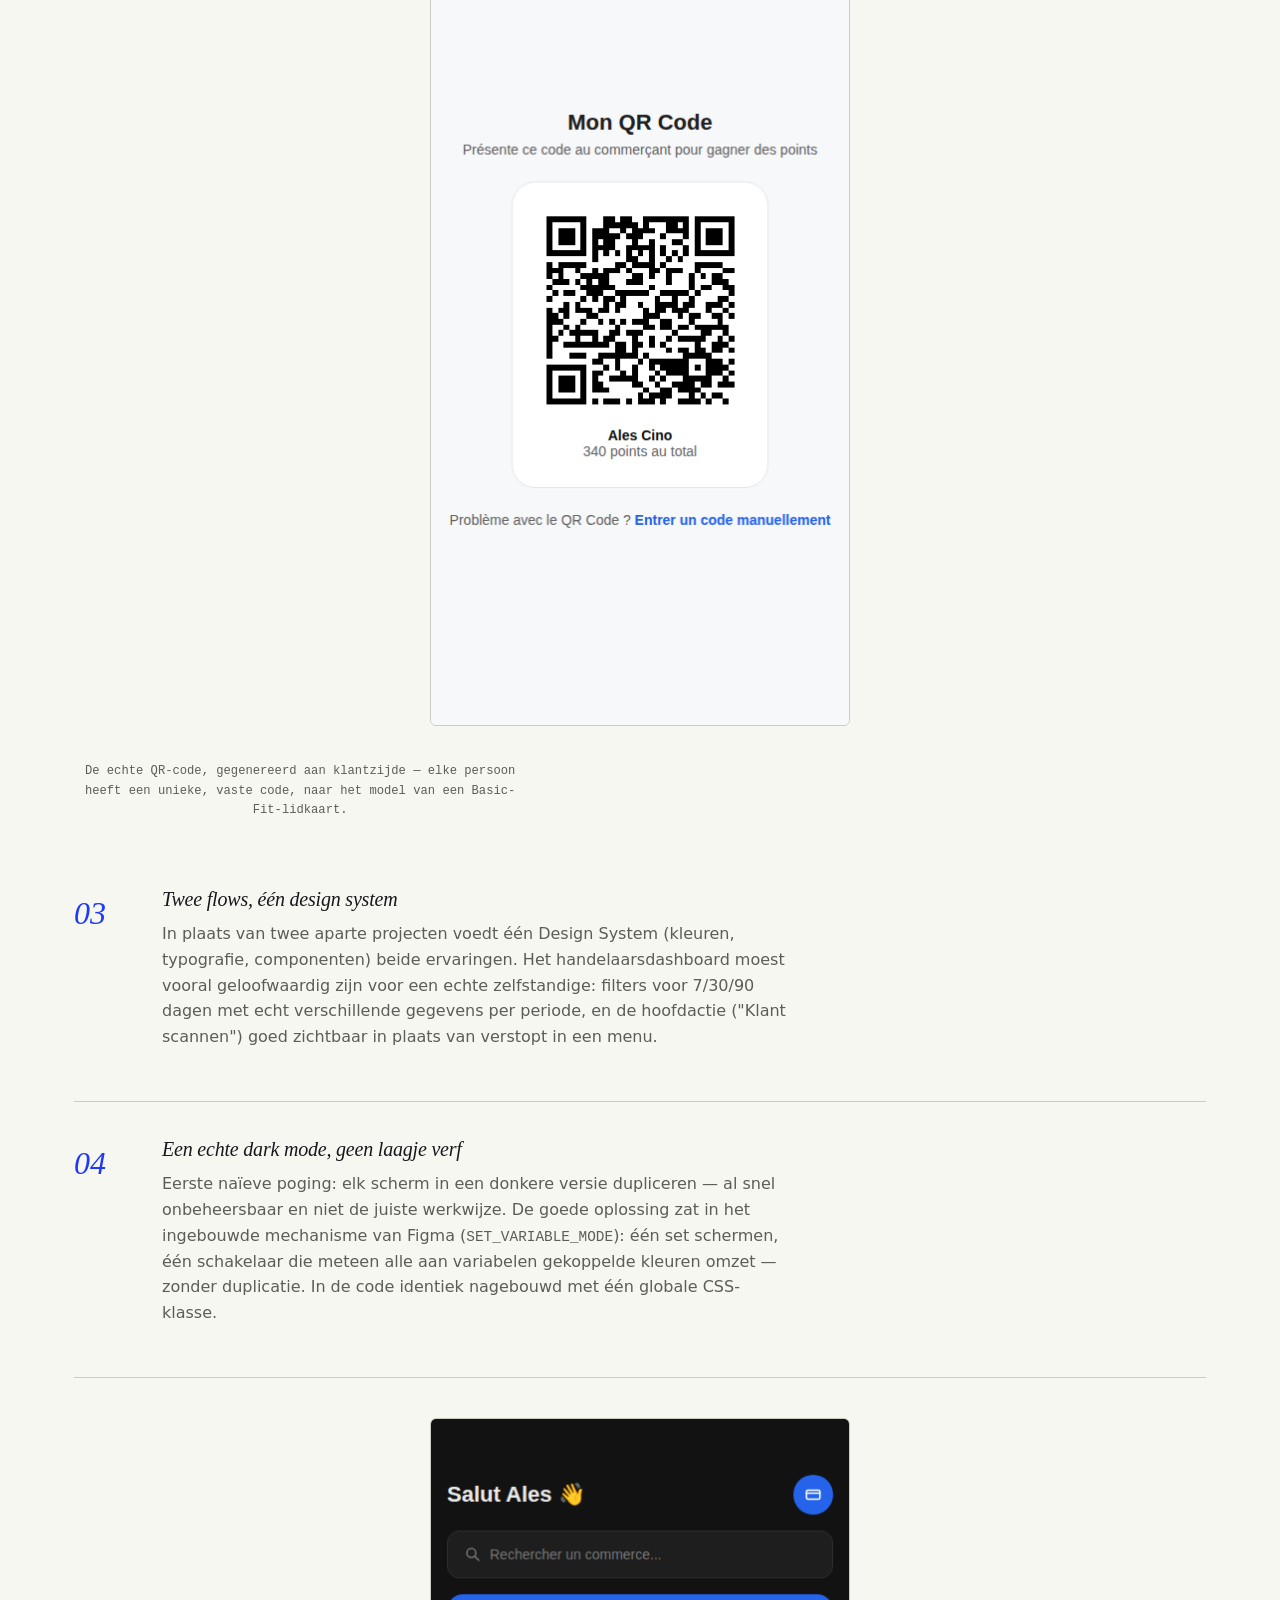
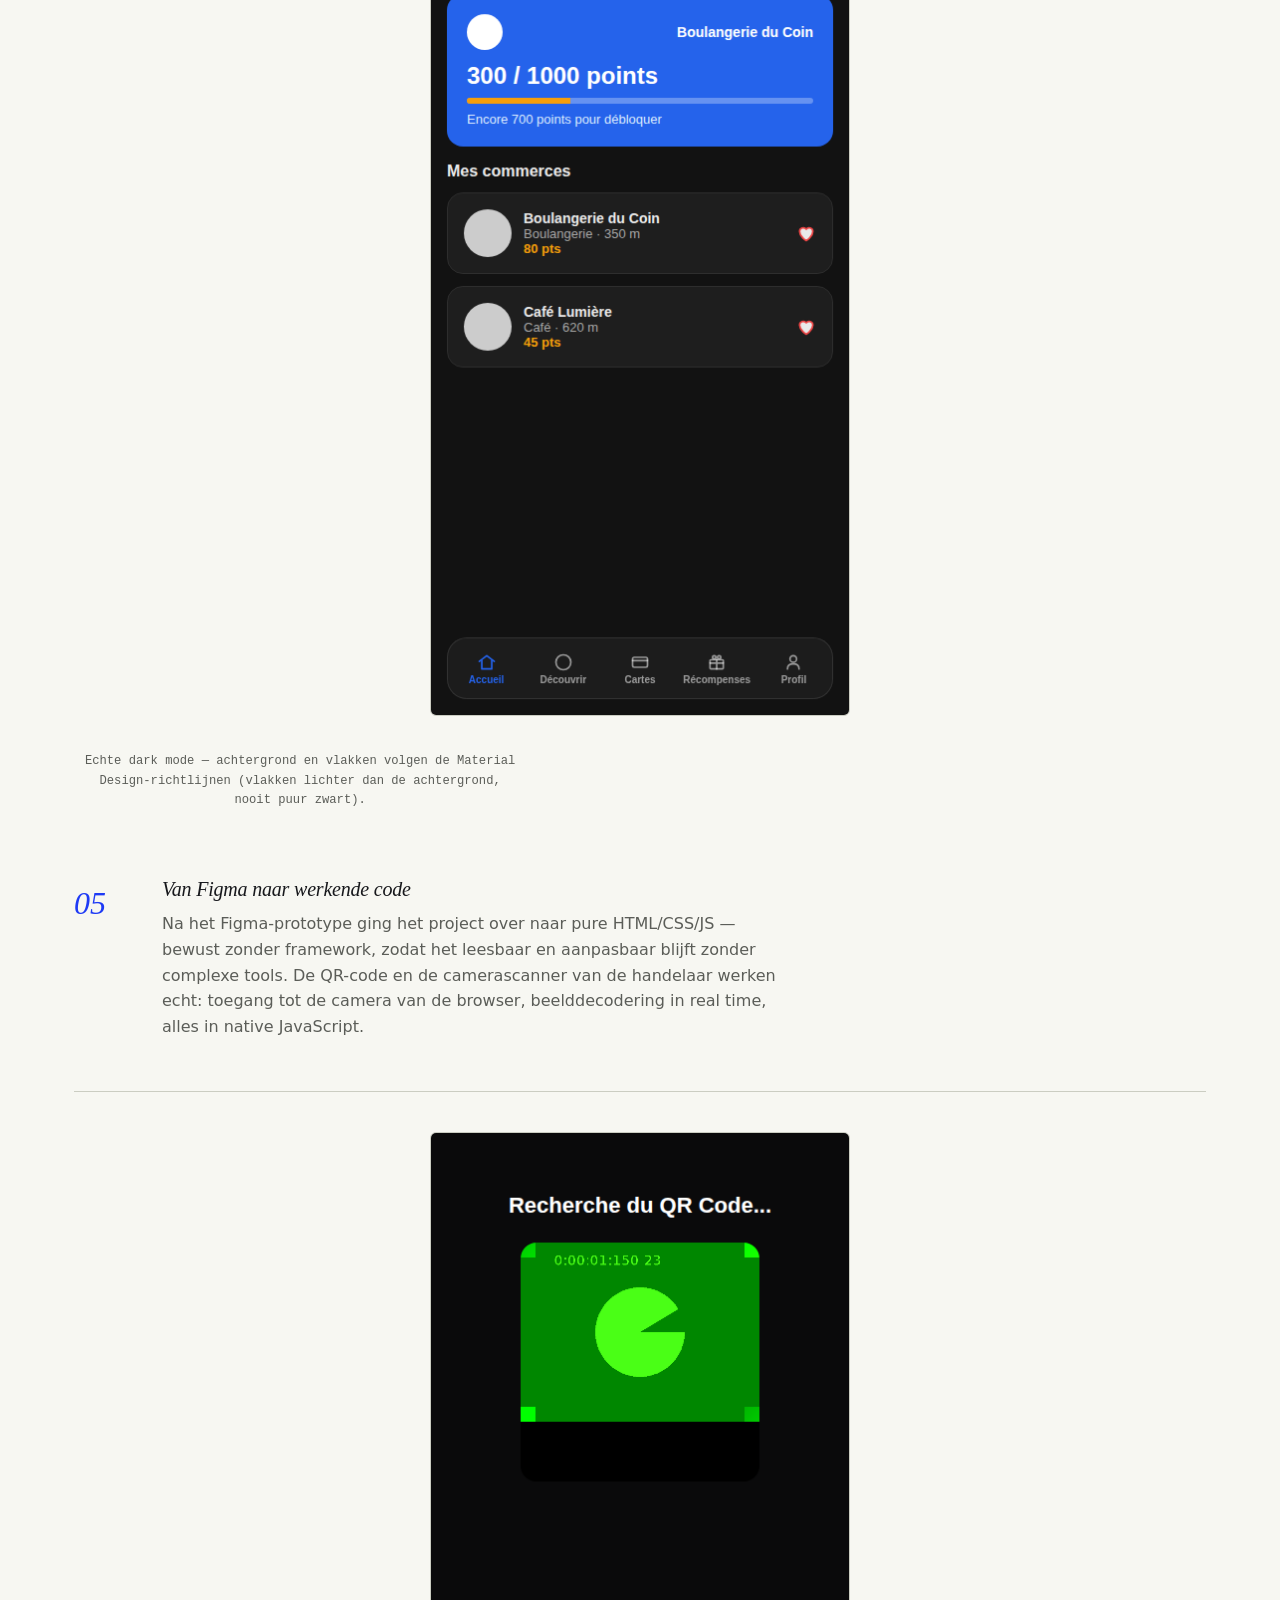
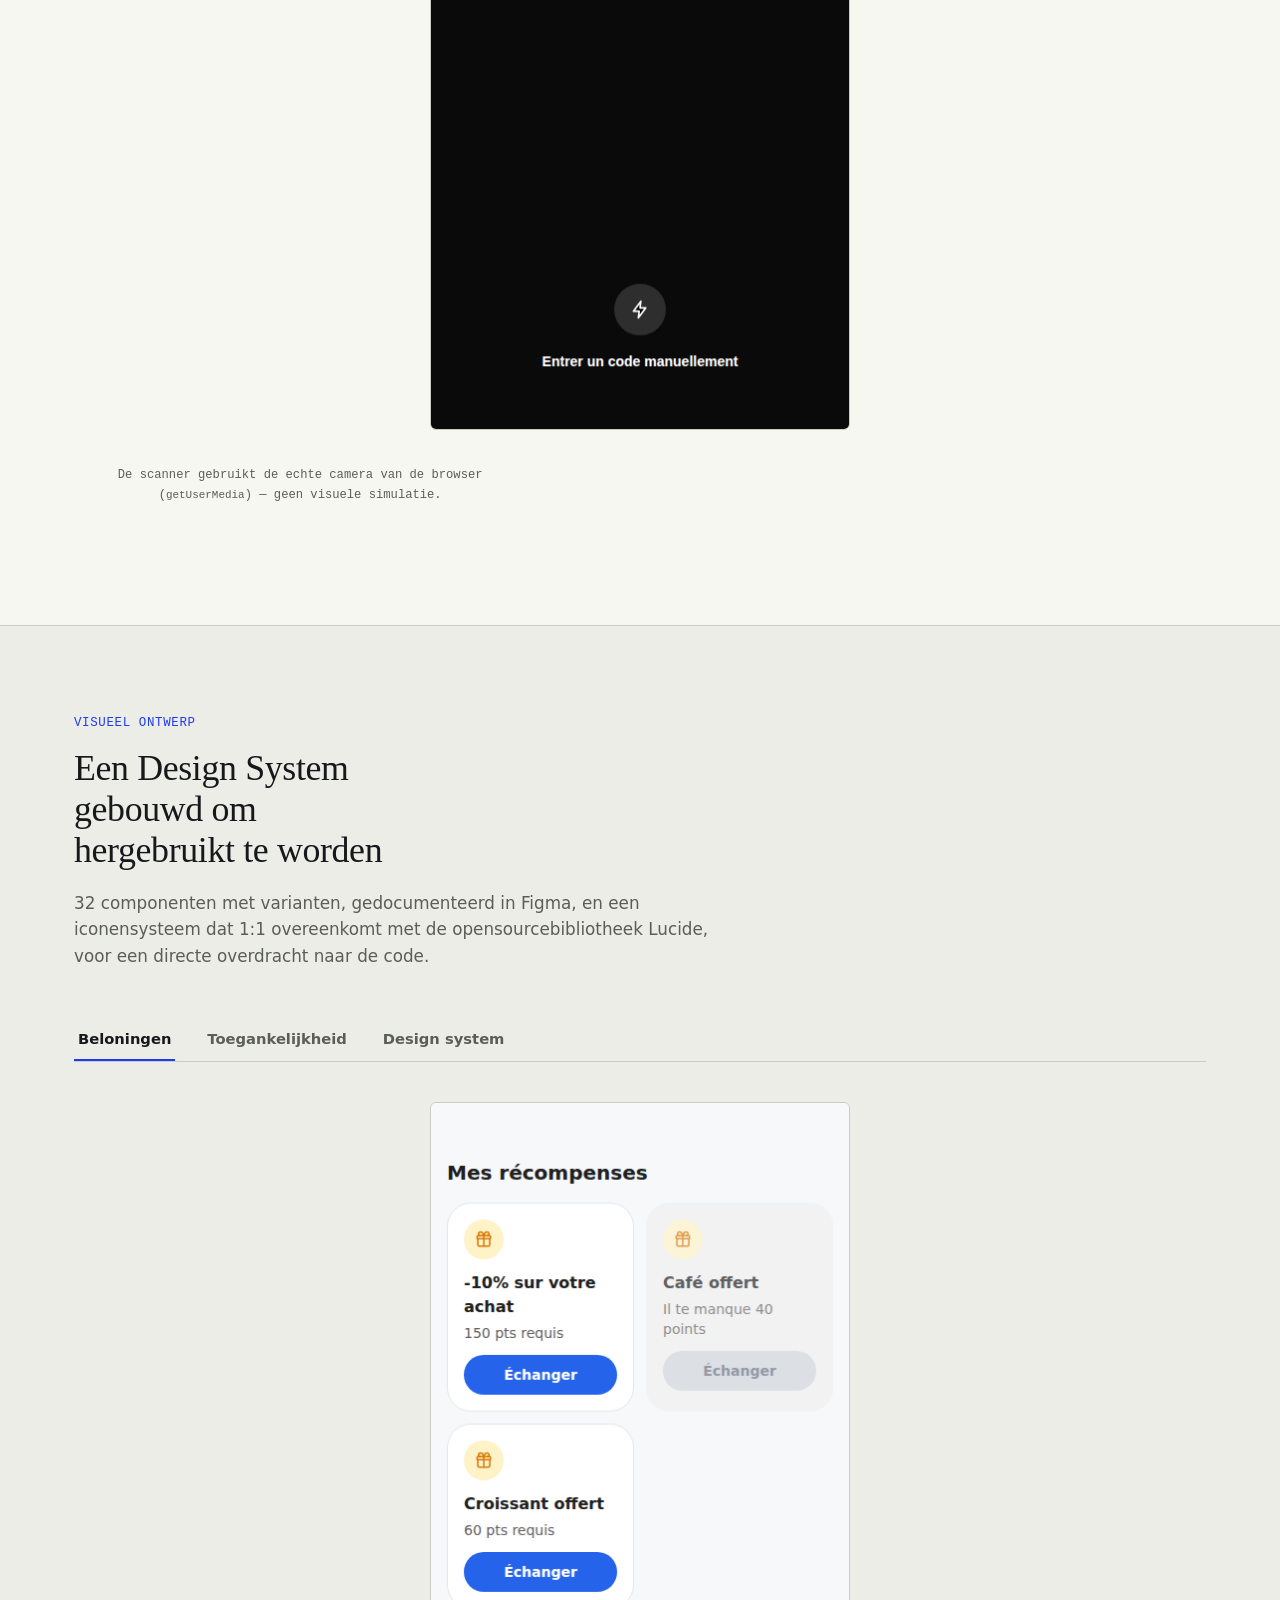
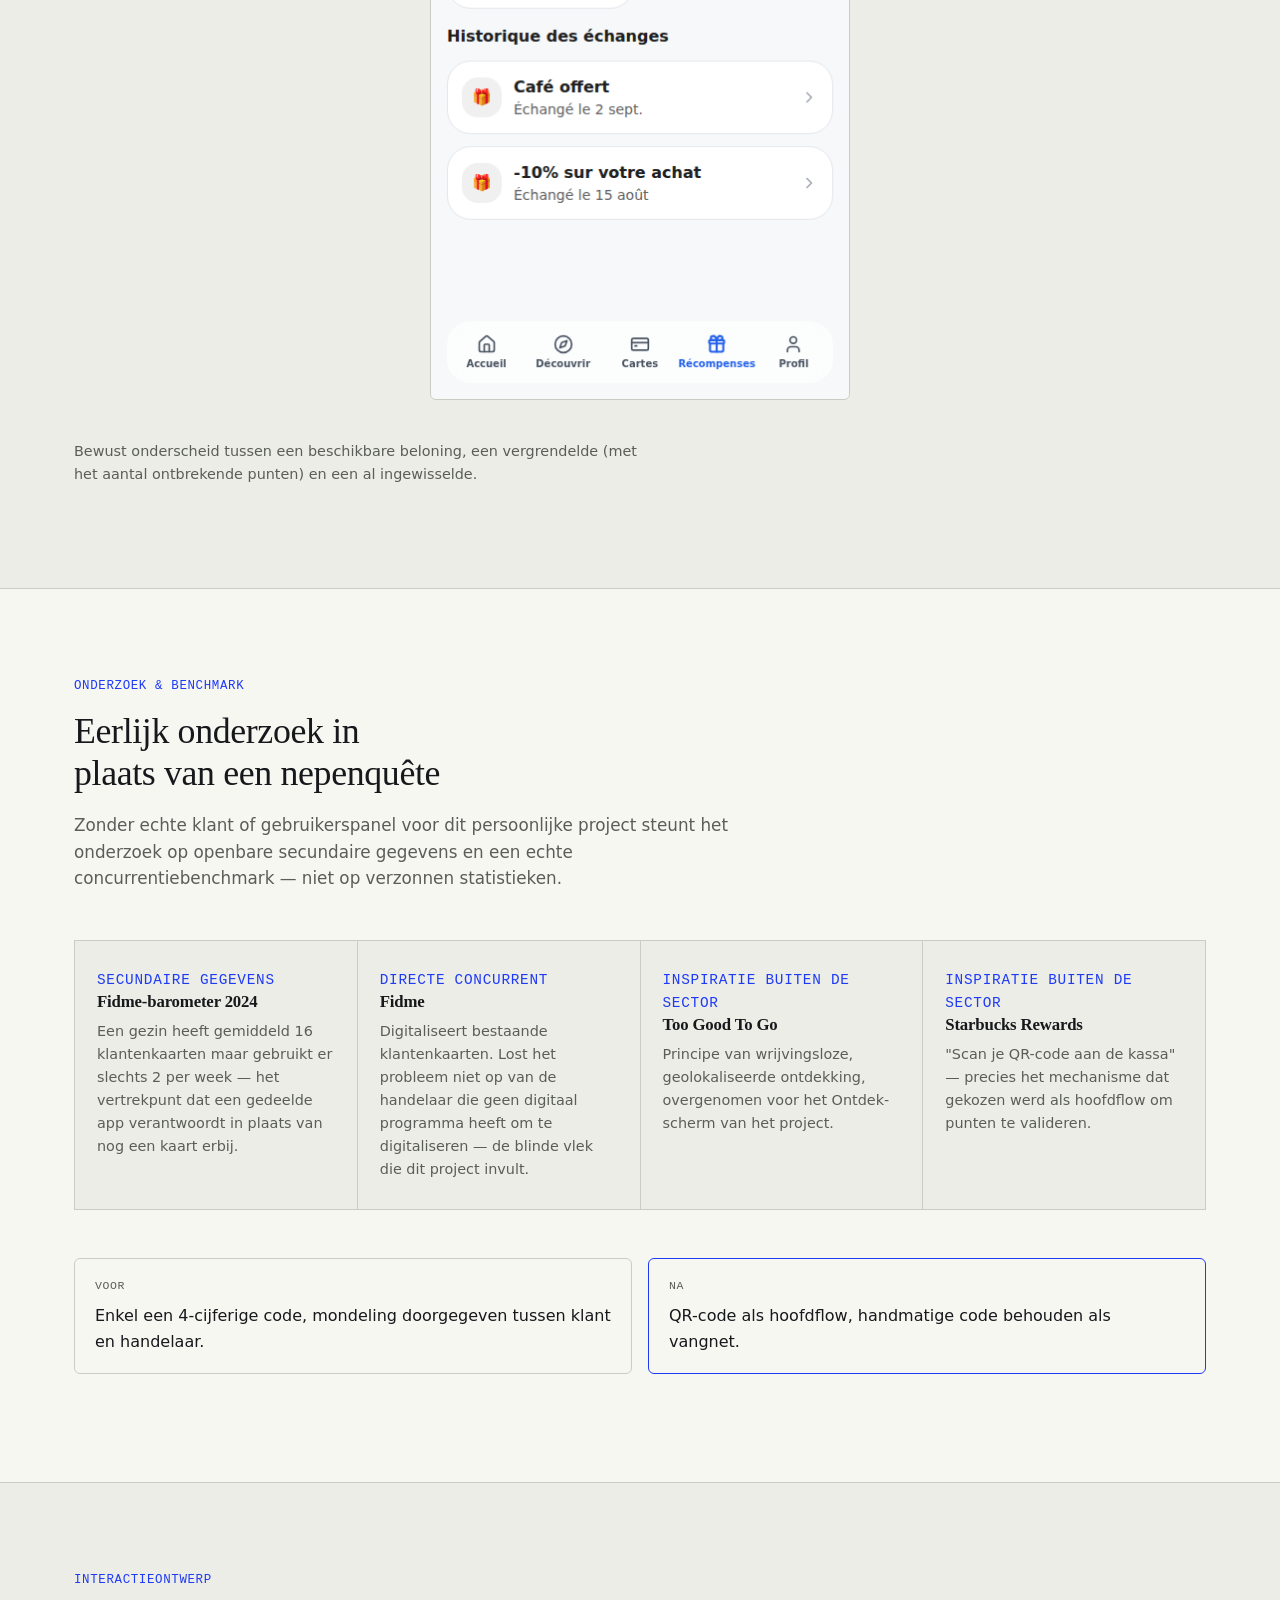
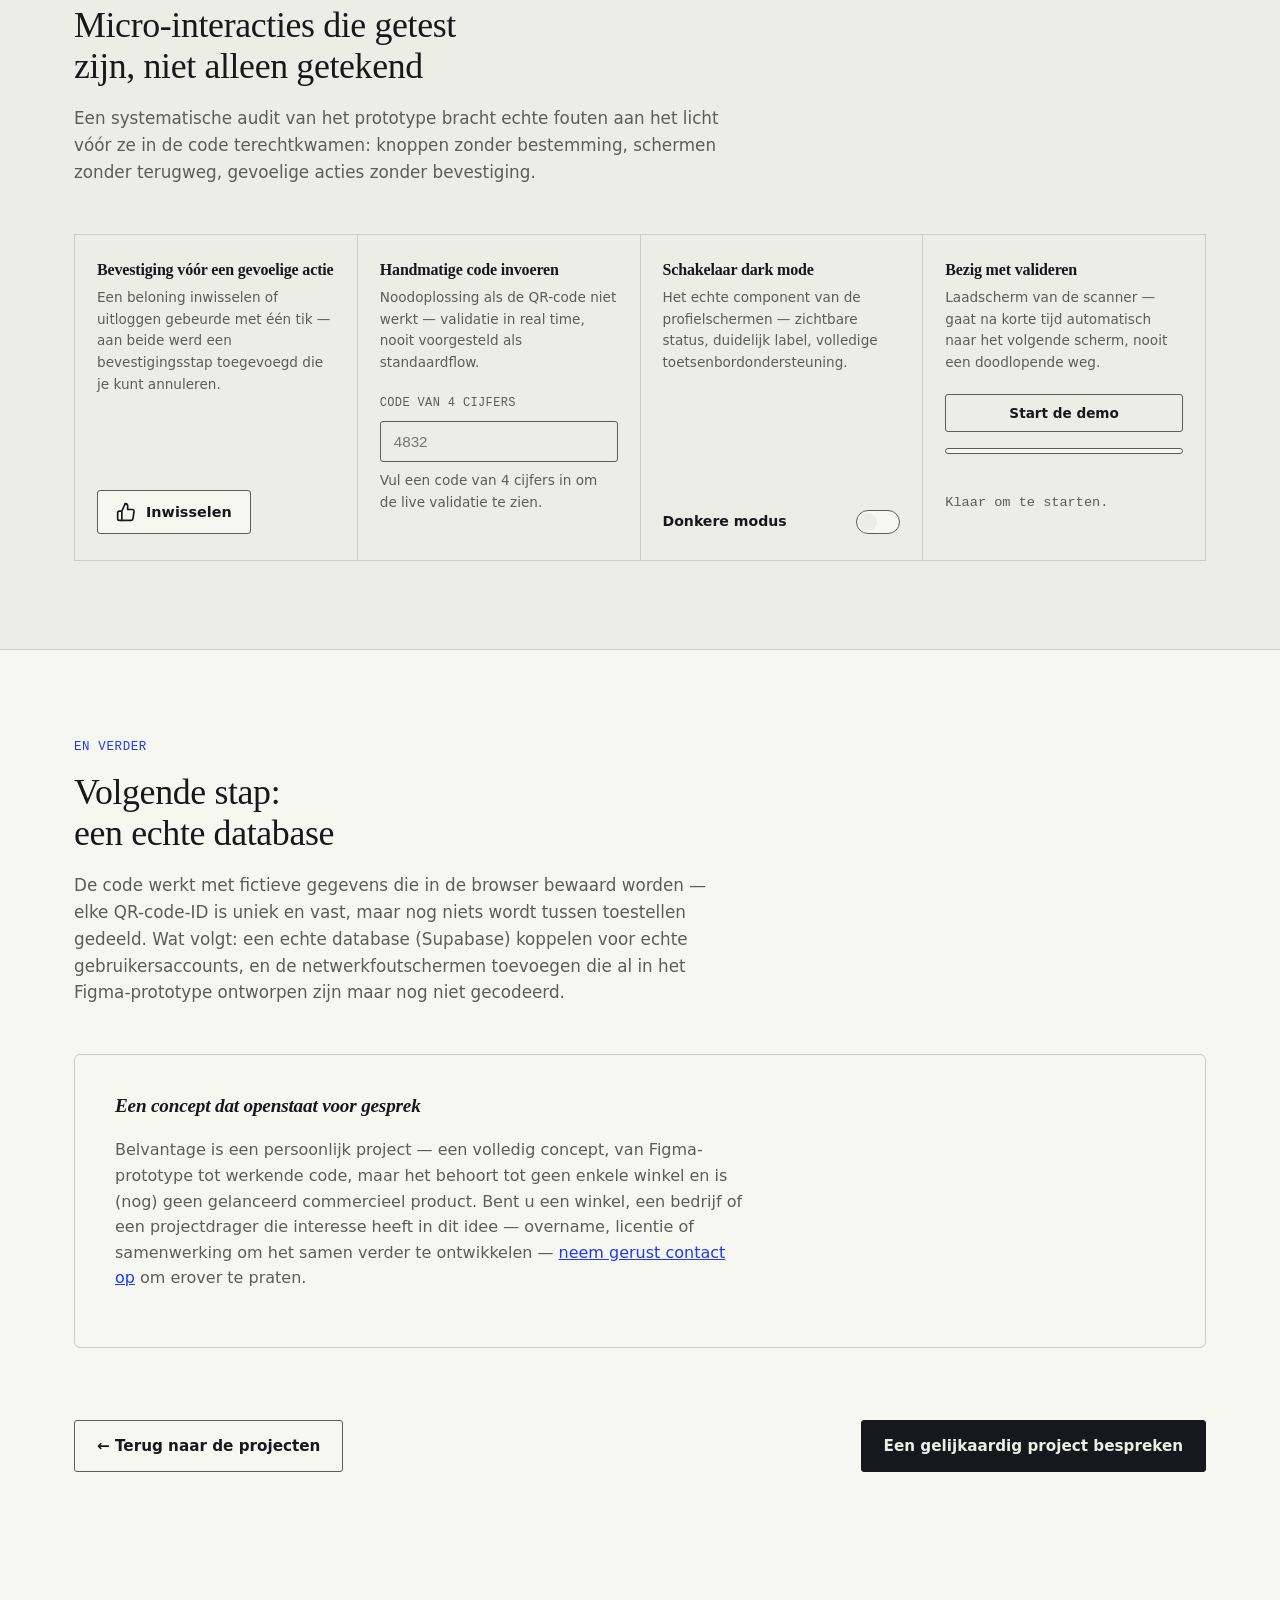
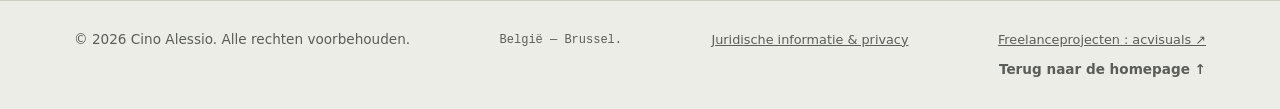
<file: nl/belvantage.html>
<!DOCTYPE html>
<html lang="nl">
<head>
<meta charset="UTF-8">
<meta name="viewport" content="width=device-width, initial-scale=1.0">
<title>Belvantage — UI/UX- &amp; codecase · Cino Alessio</title>
<meta name="description" content="Belvantage, UI/UX-case door Cino Alessio: een gedeelde klantenkaart-app voor lokale winkels, van Figma-prototype (41 schermen, echte dark mode) tot werkende code (HTML/CSS/JS, echte QR-code en camerascanner).">
<meta name="robots" content="index, follow">
<meta name="color-scheme" content="light dark">
<meta http-equiv="Content-Security-Policy" content="default-src 'self'; script-src 'self'; style-src 'self' 'unsafe-inline' https://fonts.googleapis.com; font-src https://fonts.gstatic.com; img-src 'self' data:; object-src 'none'; base-uri 'self'; form-action 'self';">
<meta name="referrer" content="strict-origin-when-cross-origin">

<link rel="canonical" href="https://alessio29-git.github.io/Ui-Ux-designer/nl/belvantage.html">
<meta property="og:title" content="Belvantage — UI/UX- &amp; codecase · Cino Alessio">
<meta property="og:description" content="Belvantage: gedeelde klantenkaart-app voor lokale winkels, volledig Figma-prototype en werkende code, echte QR-code en camerascanner.">
<meta property="og:type" content="article">
<meta property="og:url" content="https://alessio29-git.github.io/Ui-Ux-designer/nl/belvantage.html">
<meta property="og:image" content="https://alessio29-git.github.io/Ui-Ux-designer/img/og-logo.png">
<meta property="og:image:width" content="1200">
<meta property="og:image:height" content="630">
<meta property="og:image:alt" content="Logo AC — Cino Alessio, UI/UX Designer">
<meta property="og:locale" content="nl_BE">
<meta name="twitter:card" content="summary_large_image">
<meta name="twitter:title" content="Belvantage — UI/UX- &amp; codecase · Cino Alessio">
<meta name="twitter:description" content="Belvantage: gedeelde klantenkaart-app voor lokale winkels, volledig Figma-prototype en werkende code, echte QR-code en camerascanner.">
<meta name="twitter:image" content="https://alessio29-git.github.io/Ui-Ux-designer/img/og-logo.png">
<meta name="theme-color" content="#ECEDE6" media="(prefers-color-scheme: light)">
<meta name="theme-color" content="#15161A" media="(prefers-color-scheme: dark)">

<link rel="alternate" hreflang="fr" href="https://alessio29-git.github.io/Ui-Ux-designer/belvantage.html">
<link rel="alternate" hreflang="nl" href="https://alessio29-git.github.io/Ui-Ux-designer/nl/belvantage.html">
<link rel="alternate" hreflang="en" href="https://alessio29-git.github.io/Ui-Ux-designer/en/belvantage.html">
<link rel="alternate" hreflang="x-default" href="https://alessio29-git.github.io/Ui-Ux-designer/belvantage.html">
<link rel="icon" href="../favicon.svg" type="image/svg+xml">
<script src="../intro.js"></script>
<link rel="preconnect" href="https://fonts.googleapis.com">
<link rel="preconnect" href="https://fonts.gstatic.com" crossorigin>
<link href="https://fonts.googleapis.com/css2?family=Fraunces:ital,opsz,wght@0,9..144,300..700;1,9..144,300..600&family=Hanken+Grotesk:wght@400;500;600;700&family=IBM+Plex+Mono:wght@400;500&display=swap" rel="stylesheet">
<script type="application/ld+json">
{
  "@context": "https://schema.org",
  "@type": "BreadcrumbList",
  "itemListElement": [
    { "@type": "ListItem", "position": 1, "name": "Home", "item": "https://alessio29-git.github.io/Ui-Ux-designer/nl/" },
    { "@type": "ListItem", "position": 2, "name": "Projecten", "item": "https://alessio29-git.github.io/Ui-Ux-designer/nl/#etudes-de-cas" },
    { "@type": "ListItem", "position": 3, "name": "Belvantage" }
  ]
}
</script>
<script type="application/ld+json">
{
  "@context": "https://schema.org",
  "@type": "CreativeWork",
  "name": "Belvantage — gedeelde klantenkaart voor lokale winkels",
  "description": "Belvantage: gedeelde klantenkaart-app voor lokale winkels, volledig Figma-prototype en werkende code, echte QR-code en camerascanner.",
  "creator": { "@type": "Person", "name": "Cino Alessio" },
  "image": "https://alessio29-git.github.io/Ui-Ux-designer/img/fidelite-accueil.png",
  "url": "https://alessio29-git.github.io/Ui-Ux-designer/nl/belvantage.html"
}
</script>
<link rel="stylesheet" href="../style.css">
<style>
  .breadcrumb { font-family: var(--font-mono); font-size: 0.78rem; color: var(--ink-muted); margin-bottom: 20px; }
  .breadcrumb a { color: var(--ink-muted); text-decoration: none; border-bottom: 1px solid var(--line); }
  .breadcrumb a:hover { color: var(--accent); border-color: var(--accent); }
  .case-hero { padding: 48px 0 56px; border-top: none; }
  .case-hero-meta { display: flex; flex-wrap: wrap; gap: 8px 28px; font-family: var(--font-mono); font-size: 0.8rem; color: var(--ink-muted); border-top: 1px solid var(--line); border-bottom: 1px solid var(--line); padding: 18px 0; margin: 28px 0; }
  .case-hero-meta strong { color: var(--ink); display: block; font-family: var(--font-body); font-size: 0.95rem; margin-top: 2px; }
  .case-actions { display: flex; gap: 14px; flex-wrap: wrap; margin-top: 8px; }
  .shot { border: 1px solid var(--line); border-radius: var(--radius-md); overflow: hidden; background: var(--paper-raised); }
  .shot img { width: 100%; height: auto; }
  .shot-caption { font-family: var(--font-mono); font-size: 0.76rem; color: var(--ink-muted); padding: 12px 4px 0; }
  .shot-row { display: grid; grid-template-columns: 1fr 1fr; gap: 24px; align-items: start; margin: 40px 0; }
  .shot-row.single { grid-template-columns: minmax(0, 420px); justify-content: center; }
  .step-block { display: grid; grid-template-columns: 64px 1fr; gap: 24px; padding: 36px 0; border-bottom: 1px solid var(--line); }
  .step-block:first-child { padding-top: 0; }
  .step-num { font-family: var(--font-display); font-style: italic; font-size: 2rem; color: var(--accent); }
  .step-block h3 { font-size: 1.25rem; font-style: italic; font-weight: 500; margin-bottom: 10px; }
  .next-project { display: flex; justify-content: space-between; align-items: center; gap: 16px; flex-wrap: wrap; padding: 40px 0; }
  .pivot-box { display:flex; flex-wrap:wrap; gap:16px; margin:20px 0; }
  .pivot-col { flex:1; min-width:220px; border:1px solid var(--line); border-radius:var(--radius-md); padding:18px 20px; }
  .pivot-col.after { border-color: var(--accent); }
  .pivot-label { font-family:var(--font-mono); font-size:0.72rem; text-transform:uppercase; letter-spacing:0.05em; color: var(--ink-muted); margin-bottom:8px; display:block; }
  @media (max-width: 720px) {
    .shot-row { grid-template-columns: 1fr; }
    .step-block { grid-template-columns: 1fr; gap: 8px; }
  }
</style>
</head>
<body>

<a class="skip-link" href="#main">Naar de hoofdinhoud</a>

<header class="site-header" id="siteHeader">
  <div class="container header-inner">
    <a href="index.html" class="logo" aria-label="Cino Alessio, UI/UX Designer — terug naar de homepage">
      <img src="../img/ac-logo.png" width="573" height="468" class="logo-mark" alt="">
    </a>

    <nav class="main-nav" id="mainNav" aria-label="Hoofdnavigatie">
      <ul>
        <li><a href="index.html#etudes-de-cas" class="nav-link">Projecten</a></li>
        <li><a href="index.html#competences" class="nav-link">Vaardigheden</a></li>
        <li><a href="index.html#personnalite" class="nav-link">Over mij</a></li>
        <li><a href="index.html#contact" class="nav-link">Contact</a></li>
        <li class="nav-lang" aria-label="Langue · Taal · Language">
          <a href="../belvantage.html" hreflang="fr" lang="fr" title="Français">FR</a>
          <a href="belvantage.html" hreflang="nl" lang="nl" aria-current="page" title="Nederlands">NL</a>
          <a href="../en/belvantage.html" hreflang="en" lang="en" title="English">EN</a>
        </li>
      </ul>
    </nav>

    <div class="header-actions">
      <nav class="lang-switch" aria-label="Langue · Taal · Language">
        <a href="../belvantage.html" hreflang="fr" lang="fr" title="Français">FR</a>
        <a href="belvantage.html" hreflang="nl" lang="nl" aria-current="page" title="Nederlands">NL</a>
        <a href="../en/belvantage.html" hreflang="en" lang="en" title="English">EN</a>
      </nav>
      <button type="button" class="theme-toggle" id="themeToggle" aria-label="Donker thema activeren" aria-pressed="false">
        <svg class="icon-sun" width="20" height="20" viewBox="0 0 24 24" fill="none" stroke="currentColor" stroke-width="2" aria-hidden="true"><circle cx="12" cy="12" r="4"/><path d="M12 2v2M12 20v2M4.9 4.9l1.4 1.4M17.7 17.7l1.4 1.4M2 12h2M20 12h2M4.9 19.1l1.4-1.4M17.7 6.3l1.4-1.4"/></svg>
        <svg class="icon-moon" width="20" height="20" viewBox="0 0 24 24" fill="none" stroke="currentColor" stroke-width="2" aria-hidden="true"><path d="M21 12.8A9 9 0 1 1 11.2 3a7 7 0 0 0 9.8 9.8Z"/></svg>
      </button>
      <a href="tel:+32485037294" class="header-call" aria-label="Bel Cino Alessio op +32 485 03 72 94">
        <svg width="18" height="18" viewBox="0 0 24 24" fill="none" stroke="currentColor" stroke-width="2" stroke-linecap="round" stroke-linejoin="round" aria-hidden="true"><path d="M22 16.9v3a2 2 0 0 1-2.2 2 19.8 19.8 0 0 1-8.6-3.1 19.5 19.5 0 0 1-6-6A19.8 19.8 0 0 1 2.1 4.2 2 2 0 0 1 4.1 2h3a2 2 0 0 1 2 1.7c.1.9.4 1.8.7 2.7a2 2 0 0 1-.5 2.1L8 9.8a16 16 0 0 0 6 6l1.3-1.3a2 2 0 0 1 2.1-.4c.9.3 1.8.6 2.7.7a2 2 0 0 1 1.7 2z"/></svg>
        <span class="header-call-num">+32 485 03 72 94</span>
      </a>
      <a href="index.html#contact" class="btn btn-primary btn-small">Contact opnemen</a>
      <button type="button" class="menu-toggle" id="menuToggle" aria-label="Menu openen" aria-expanded="false" aria-controls="mainNav">
        <span></span><span></span><span></span>
      </button>
    </div>
  </div>
</header>

<main id="main">

  <section class="section case-hero" aria-labelledby="case-title">
    <div class="container">
      <p class="breadcrumb"><a href="index.html">Home</a> / <a href="index.html#etudes-de-cas">Projecten</a> / Belvantage</p>

      <span class="case-tag">Lokale handel · Figma-prototype + werkende code, mobiel</span>
      <h1 id="case-title" class="section-title" style="max-width:20ch; font-size:clamp(2rem,4vw,3rem);">Belvantage — een gedeelde klantenkaart voor buurtwinkels</h1>
      <p class="hero-lede" style="max-width:65ch; font-size:1.1rem;">
        Een eenvoudige vaststelling: een kleine zelfstandige winkel heeft noch het budget noch de tijd om een
        eigen klantenkaart-app te laten bouwen, en de klanten eindigen met een stapel kartonnen kaartjes die
        ze verliezen. Belvantage biedt één gedeelde app — elke klant spaart punten bij verschillende winkels,
        elke handelaar scant een QR-code om punten toe te kennen, zonder zelf iets te ontwikkelen.
      </p>

      <div class="case-actions">
        <a class="btn btn-primary" href="https://www.figma.com/design/FpHQ26TAcnUqean6JJVn6l/App-Fid%C3%A9lit%C3%A9-Locale?node-id=2-16&t=nJcHRwKrs1C71wnm-0" target="_blank" rel="noopener noreferrer">Bekijk het prototype in Figma</a>
        <a class="btn btn-ghost" href="../dossier/App-Fidelite-Locale-Dossier-UXUI.pdf" target="_blank" rel="noopener noreferrer">Download het UX/UI-dossier (pdf, in het Frans)</a>
        <a class="btn btn-ghost" href="index.html#etudes-de-cas">← Terug naar de projecten</a>
      </div>

      <div class="case-hero-meta">
        <span>Rol<strong>UI/UX Designer &amp; Developer</strong></span>
        <span>Context<strong>Persoonlijk project</strong></span>
        <span>Tools<strong>Figma, HTML/CSS/JS</strong></span>
        <span>Omvang<strong>41 Figma-schermen · 20 gecodeerde pagina's</strong></span>
        <span>Status<strong>Prototype + werkende code, zonder back-end</strong></span>
      </div>

      <div class="shot-row">
        <div class="shot">
          <img src="../img/fidelite-accueil.png" width="420" height="900" alt="Startscherm van de app aan klantzijde: puntensaldo, klantenkaart van de hoofdwinkel, lijst met gevolgde winkels">
        </div>
        <div class="shot">
          <img src="../img/fidelite-dashboard.png" width="420" height="900" alt="Dashboard aan handelaarszijde: statistieken (actieve klanten, toegekende punten), filters per periode, knop om een klant te scannen">
        </div>
      </div>
      <p class="shot-caption" style="margin-top:-24px; margin-bottom:32px;">Twee verschillende ervaringen in één app: de klantflow (links) en de handelaarsflow (rechts).</p>
    </div>
  </section>

  <section class="section section-alt" aria-labelledby="demarche-title">
    <div class="container">
      <p class="section-eyebrow">De aanpak</p>
      <h2 id="demarche-title" class="section-title">Van afbakening tot code, met één beslissing die onderweg alles veranderde</h2>

      <div class="step-block">
        <span class="step-num">01</span>
        <div>
          <h3>Afbakening</h3>
          <p>Het product behoort tot geen enkele winkel in het bijzonder: het is een gedeeld platform voor elke lokale zaak — bakkerij, café, instituut, ambachtsman. Twee profielen met tegengestelde behoeften: de klant die zonder gedoe punten wil sparen, en de handelaar die klanten wil binden zonder iets te ontwikkelen.</p>
        </div>
      </div>

      <div class="step-block">
        <span class="step-num">02</span>
        <div>
          <h3>De omschakeling naar QR-code</h3>
          <p>De eerste versie van de validatieflow steunde enkel op een 4-cijferige code die de handelaar mondeling doorgaf — functioneel, maar met wrijving. Een benchmark van Starbucks Rewards bevestigde dat een mechanisme "scan de QR, de punten worden automatisch toegevoegd" die wrijving voor iedereen verminderde, niet alleen voor technofielen. De QR-code werd de hoofdflow; de 4-cijferige code blijft beschikbaar als noodoplossing en werd nooit geschrapt.</p>
        </div>
      </div>

      <div class="shot-row single">
        <div class="shot">
          <img src="../img/fidelite-qrcode.png" width="420" height="900" loading="lazy" decoding="async" alt="Scherm Mijn QR-code aan klantzijde: echte QR-code gegenereerd in JavaScript met de unieke klant-ID, met een noodlink naar handmatige invoer">
        </div>
      </div>
      <p class="shot-caption" style="text-align:center; margin-top:-16px; margin-bottom:32px;">De echte QR-code, gegenereerd aan klantzijde — elke persoon heeft een unieke, vaste code, naar het model van een Basic-Fit-lidkaart.</p>

      <div class="step-block">
        <span class="step-num">03</span>
        <div>
          <h3>Twee flows, één design system</h3>
          <p>In plaats van twee aparte projecten voedt één Design System (kleuren, typografie, componenten) beide ervaringen. Het handelaarsdashboard moest vooral geloofwaardig zijn voor een echte zelfstandige: filters voor 7/30/90 dagen met echt verschillende gegevens per periode, en de hoofdactie ("Klant scannen") goed zichtbaar in plaats van verstopt in een menu.</p>
        </div>
      </div>

      <div class="step-block">
        <span class="step-num">04</span>
        <div>
          <h3>Een echte dark mode, geen laagje verf</h3>
          <p>Eerste naïeve poging: elk scherm in een donkere versie dupliceren — al snel onbeheersbaar en niet de juiste werkwijze. De goede oplossing zat in het ingebouwde mechanisme van Figma (<code>SET_VARIABLE_MODE</code>): één set schermen, één schakelaar die meteen alle aan variabelen gekoppelde kleuren omzet — zonder duplicatie. In de code identiek nagebouwd met één globale CSS-klasse.</p>
        </div>
      </div>

      <div class="shot-row single">
        <div class="shot">
          <img src="../img/fidelite-darkmode.png" width="420" height="900" loading="lazy" decoding="async" alt="Startscherm in dark mode: zeer donkergrijze achtergrond, iets lichtere kaarten voor visuele hiërarchie, nooit puur zwart">
        </div>
      </div>
      <p class="shot-caption" style="text-align:center; margin-top:-16px; margin-bottom:32px;">Echte dark mode — achtergrond en vlakken volgen de Material Design-richtlijnen (vlakken lichter dan de achtergrond, nooit puur zwart).</p>

      <div class="step-block">
        <span class="step-num">05</span>
        <div>
          <h3>Van Figma naar werkende code</h3>
          <p>Na het Figma-prototype ging het project over naar pure HTML/CSS/JS — bewust zonder framework, zodat het leesbaar en aanpasbaar blijft zonder complexe tools. De QR-code en de camerascanner van de handelaar werken echt: toegang tot de camera van de browser, beelddecodering in real time, alles in native JavaScript.</p>
        </div>
      </div>

      <div class="shot-row single">
        <div class="shot">
          <img src="../img/fidelite-scanner.png" width="420" height="900" loading="lazy" decoding="async" alt="Scannerscherm aan handelaarszijde: echte camerabeelden in de browser, richtkader voor de QR-code, zaklampknop en link naar handmatige invoer">
        </div>
      </div>
      <p class="shot-caption" style="text-align:center; margin-top:-16px; margin-bottom:32px;">De scanner gebruikt de echte camera van de browser (<code>getUserMedia</code>) — geen visuele simulatie.</p>
    </div>
  </section>

  <section class="section" aria-labelledby="visual-title">
    <div class="container">
      <p class="section-eyebrow">Visueel ontwerp</p>
      <h2 id="visual-title" class="section-title">Een Design System gebouwd om hergebruikt te worden</h2>
      <p class="section-lede">32 componenten met varianten, gedocumenteerd in Figma, en een iconensysteem dat 1:1 overeenkomt met de opensourcebibliotheek Lucide, voor een directe overdracht naar de code.</p>

      <div class="tabs" data-tabs>
        <div class="tab-list" role="tablist" aria-label="Aspecten van het visuele ontwerp">
          <button class="tab-btn is-active" role="tab" id="tab-wireframe" aria-controls="panel-wireframe" aria-selected="true">Beloningen</button>
          <button class="tab-btn" role="tab" id="tab-mockup" aria-controls="panel-mockup" aria-selected="false" tabindex="-1">Toegankelijkheid</button>
          <button class="tab-btn" role="tab" id="tab-system" aria-controls="panel-system" aria-selected="false" tabindex="-1">Design system</button>
        </div>

        <div class="tab-panel is-active" id="panel-wireframe" role="tabpanel" aria-labelledby="tab-wireframe">
          <div class="shot-row single">
            <div class="shot">
              <img src="../img/fidelite-recompenses.png" width="420" height="900" loading="lazy" decoding="async" alt="Scherm Mijn beloningen: twee beschikbare beloningen, één vergrendeld met de melding dat er nog 40 punten ontbreken, geschiedenis van inwisselingen">
            </div>
          </div>
          <p class="visual-caption">Bewust onderscheid tussen een beschikbare beloning, een vergrendelde (met het aantal ontbrekende punten) en een al ingewisselde.</p>
        </div>

        <div class="tab-panel" id="panel-mockup" role="tabpanel" aria-labelledby="tab-mockup" hidden>
          <div class="system-grid">
            <div class="swatch-group">
              <span class="swatch" style="background:#111827">16.3:1</span>
              <span class="swatch" style="background:#DC2626">4.8:1</span>
              <span class="swatch swatch-light" style="background:#F59E0B; color:#111;">8.3:1</span>
            </div>
          </div>
          <p class="visual-caption">Er werd een echte WCAG-contrastaudit uitgevoerd op de belangrijkste kleurparen — er werd ook een fout gevonden (witte tekst op een oranje badge, 2,15:1, niet conform) en meteen tijdens de audit gecorrigeerd.</p>
        </div>

        <div class="tab-panel" id="panel-system" role="tabpanel" aria-labelledby="tab-system" hidden>
          <div class="system-grid">
            <div class="swatch-group">
              <span class="swatch" style="background:#2563EB">Primary Blue</span>
              <span class="swatch" style="background:#F59E0B">Accent Orange</span>
              <span class="swatch" style="background:#111827">Neutral 900</span>
              <span class="swatch swatch-light" style="background:#F7F8FA">Background</span>
            </div>
            <div class="type-scale">
              <p class="ts-display">Titel — Inter 800</p>
              <p class="ts-body">Lopende tekst — Inter, 14–16px</p>
              <p class="ts-mono">LABELS &amp; BADGES — Inter Semi Bold</p>
            </div>
            <div class="component-row">
              <button class="btn btn-primary" type="button" disabled>Primaire knop</button>
              <button class="btn btn-ghost" type="button" disabled>Secundaire knop</button>
              <span class="badge">Badge</span>
            </div>
          </div>
          <p class="visual-caption">Uittreksel uit het Design System: kleurenpalet, typografische schaal en componenten — dezelfde variabelen sturen de lichte en de donkere modus.</p>
        </div>
      </div>
    </div>
  </section>

  <section class="section section-alt" aria-labelledby="research-title">
    <div class="container">
      <p class="section-eyebrow">Onderzoek &amp; benchmark</p>
      <h2 id="research-title" class="section-title">Eerlijk onderzoek in plaats van een nepenquête</h2>
      <p class="section-lede">Zonder echte klant of gebruikerspanel voor dit persoonlijke project steunt het onderzoek op openbare secundaire gegevens en een echte concurrentiebenchmark — niet op verzonnen statistieken.</p>

      <div class="research-grid">
        <div class="research-card">
          <p class="research-label">Secundaire gegevens</p>
          <h3>Fidme-barometer 2024</h3>
          <p>Een gezin heeft gemiddeld 16 klantenkaarten maar gebruikt er slechts 2 per week — het vertrekpunt dat een gedeelde app verantwoordt in plaats van nog een kaart erbij.</p>
        </div>
        <div class="research-card">
          <p class="research-label">Directe concurrent</p>
          <h3>Fidme</h3>
          <p>Digitaliseert bestaande klantenkaarten. Lost het probleem niet op van de handelaar die geen digitaal programma heeft om te digitaliseren — de blinde vlek die dit project invult.</p>
        </div>
        <div class="research-card">
          <p class="research-label">Inspiratie buiten de sector</p>
          <h3>Too Good To Go</h3>
          <p>Principe van wrijvingsloze, geolokaliseerde ontdekking, overgenomen voor het Ontdek-scherm van het project.</p>
        </div>
        <div class="research-card">
          <p class="research-label">Inspiratie buiten de sector</p>
          <h3>Starbucks Rewards</h3>
          <p>"Scan je QR-code aan de kassa" — precies het mechanisme dat gekozen werd als hoofdflow om punten te valideren.</p>
        </div>
      </div>

      <div class="pivot-box">
        <div class="pivot-col">
          <span class="pivot-label">Voor</span>
          Enkel een 4-cijferige code, mondeling doorgegeven tussen klant en handelaar.
        </div>
        <div class="pivot-col after">
          <span class="pivot-label">Na</span>
          QR-code als hoofdflow, handmatige code behouden als vangnet.
        </div>
      </div>
    </div>
  </section>

  <section class="section" aria-labelledby="interaction-title">
    <div class="container">
      <p class="section-eyebrow">Interactieontwerp</p>
      <h2 id="interaction-title" class="section-title">Micro-interacties die getest zijn, niet alleen getekend</h2>
      <p class="section-lede">Een systematische audit van het prototype bracht echte fouten aan het licht vóór ze in de code terechtkwamen: knoppen zonder bestemming, schermen zonder terugweg, gevoelige acties zonder bevestiging.</p>

      <div class="interaction-demos">

        <div class="demo-card">
          <h3>Bevestiging vóór een gevoelige actie</h3>
          <p>Een beloning inwisselen of uitloggen gebeurde met één tik — aan beide werd een bevestigingsstap toegevoegd die je kunt annuleren.</p>
          <button class="demo-btn" id="demoLikeBtn" type="button" aria-pressed="false">
            <svg width="20" height="20" viewBox="0 0 24 24" fill="none" stroke="currentColor" stroke-width="2"><path d="M14 9V5a3 3 0 0 0-3-3l-4 9v11h11.28a2 2 0 0 0 2-1.7l1.38-9a2 2 0 0 0-2-2.3H14Z"/><path d="M7 22H4a2 2 0 0 1-2-2v-7a2 2 0 0 1 2-2h3"/></svg>
            <span id="demoLikeLabel" data-off="Inwisselen" data-on="Ingewisseld!">Inwisselen</span>
          </button>
        </div>

        <div class="demo-card">
          <h3>Handmatige code invoeren</h3>
          <p>Noodoplossing als de QR-code niet werkt — validatie in real time, nooit voorgesteld als standaardflow.</p>
          <label for="demoCode" class="demo-label">Code van 4 cijfers</label>
          <input type="text" id="demoCode" class="demo-input" inputmode="numeric" pattern="[0-9]*" maxlength="4" placeholder="4832" aria-describedby="demoCodeHint">
          <p id="demoCodeHint" class="demo-hint" aria-live="polite">Vul een code van 4 cijfers in om de live validatie te zien.</p>
        </div>

        <div class="demo-card">
          <h3>Schakelaar dark mode</h3>
          <p>Het echte component van de profielschermen — zichtbare status, duidelijk label, volledige toetsenbordondersteuning.</p>
          <div class="demo-switch-row">
            <span id="switchLabel">Donkere modus</span>
            <button type="button" class="switch" id="demoSwitch" role="switch" aria-checked="false" aria-labelledby="switchLabel">
              <span class="switch-knob"></span>
            </button>
          </div>
        </div>

        <div class="demo-card">
          <h3>Bezig met valideren</h3>
          <p>Laadscherm van de scanner — gaat na korte tijd automatisch naar het volgende scherm, nooit een doodlopende weg.</p>
          <button class="btn btn-ghost btn-small" id="demoLoadBtn" type="button">Start de demo</button>
          <div class="demo-progress" role="progressbar" aria-valuemin="0" aria-valuemax="100" aria-valuenow="0" id="demoProgress">
            <div class="demo-progress-bar" id="demoProgressBar"></div>
          </div>
          <p class="demo-progress-status" id="demoProgressStatus" aria-live="polite">Klaar om te starten.</p>
        </div>

      </div>
    </div>
  </section>

  <section class="section section-alt" aria-labelledby="suite-title">
    <div class="container">
      <p class="section-eyebrow">En verder</p>
      <h2 id="suite-title" class="section-title">Volgende stap: een echte database</h2>
      <p class="section-lede">De code werkt met fictieve gegevens die in de browser bewaard worden — elke QR-code-ID is uniek en vast, maar nog niets wordt tussen toestellen gedeeld. Wat volgt: een echte database (Supabase) koppelen voor echte gebruikersaccounts, en de netwerkfoutschermen toevoegen die al in het Figma-prototype ontworpen zijn maar nog niet gecodeerd.</p>

      <div class="protocol-block" style="margin-bottom:32px;">
        <h3>Een concept dat openstaat voor gesprek</h3>
        <p>Belvantage is een persoonlijk project — een volledig concept, van Figma-prototype tot werkende code, maar het behoort tot geen enkele winkel en is (nog) geen gelanceerd commercieel product. Bent u een winkel, een bedrijf of een projectdrager die interesse heeft in dit idee — overname, licentie of samenwerking om het samen verder te ontwikkelen — <a href="index.html#contact" style="color:var(--accent); text-decoration:underline;">neem gerust contact op</a> om erover te praten.</p>
      </div>

      <div class="next-project">
        <a class="btn btn-ghost" href="index.html#etudes-de-cas">← Terug naar de projecten</a>
        <a class="btn btn-primary" href="index.html#contact">Een gelijkaardig project bespreken</a>
      </div>
    </div>
  </section>

</main>

<footer class="site-footer">
  <div class="container footer-inner">
    <p>© <span id="year"></span> Cino Alessio. Alle rechten voorbehouden.</p>
    <p class="colophon">België — Brussel.</p>
    <a href="mentions-legales.html" class="footer-legal">Juridische informatie &amp; privacy</a>
    <a href="https://alessio29-git.github.io/ACVisuals/nl/" class="footer-legal" rel="noopener">Freelanceprojecten&nbsp;: acvisuals ↗</a>
    <a href="index.html#top" class="back-to-top">Terug naar de homepage ↑</a>
  </div>
</footer>

<button type="button" class="scroll-top-btn" id="scrollTopBtn" aria-label="Terug naar boven">
  <svg width="20" height="20" viewBox="0 0 24 24" fill="none" stroke="currentColor" stroke-width="2"><path d="M12 19V5M5 12l7-7 7 7"/></svg>
</button>

<script src="../script.js"></script>
</body>
</html>
</file>
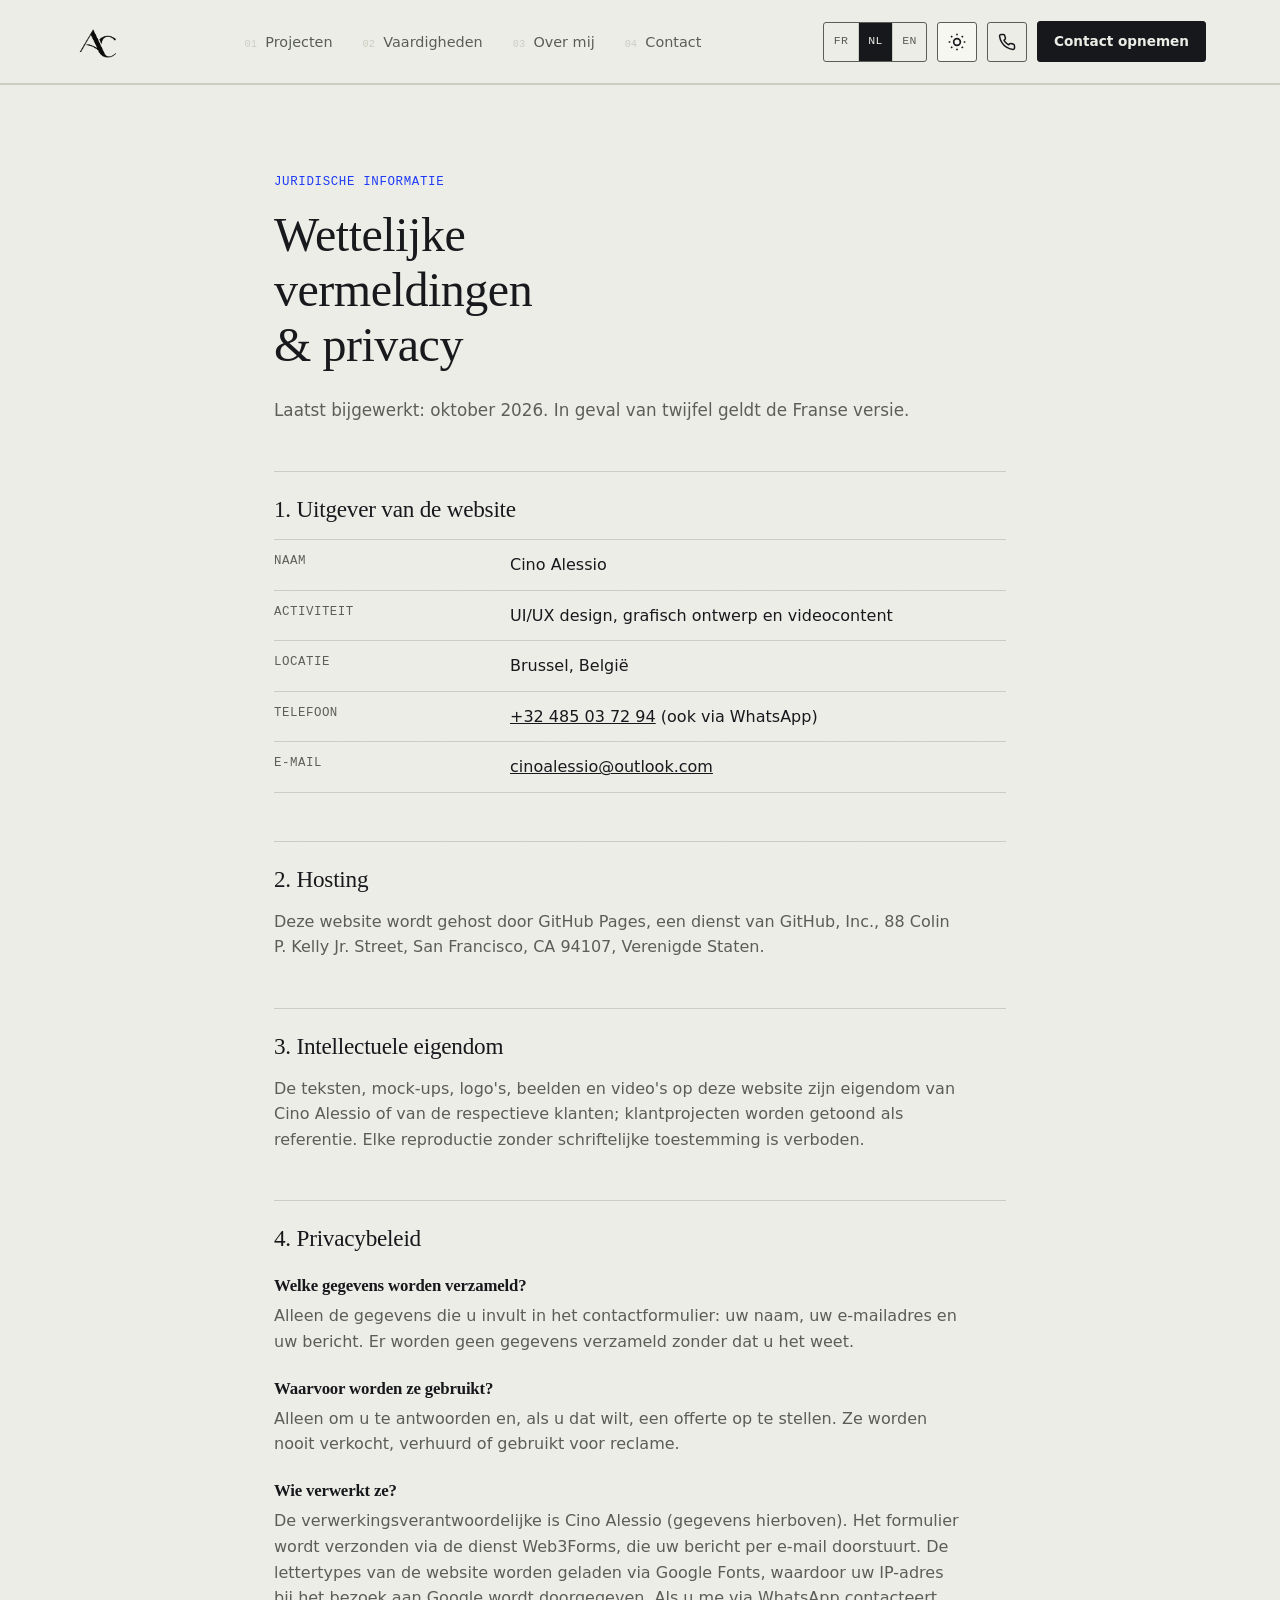
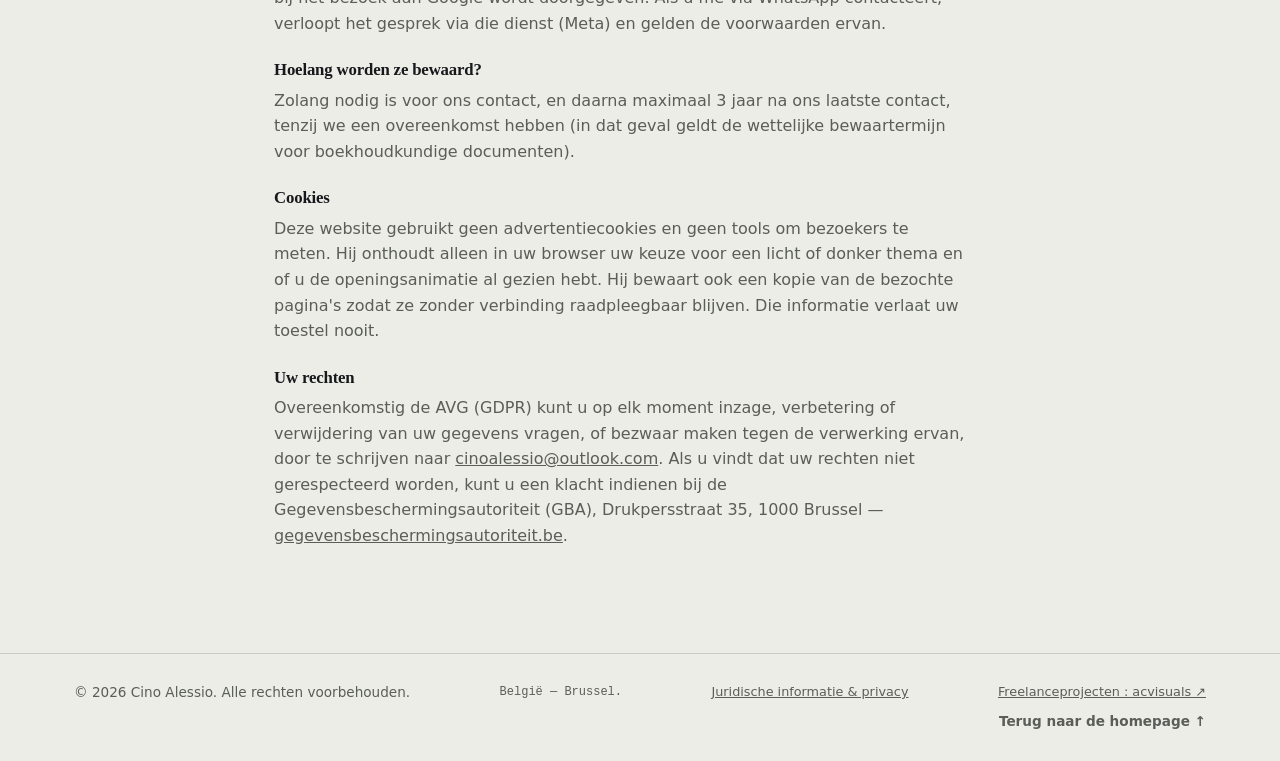
<file: nl/mentions-legales.html>
<!DOCTYPE html>
<html lang="nl">
<head>
<meta charset="UTF-8">
<meta name="viewport" content="width=device-width, initial-scale=1.0">
<title>Juridische informatie &amp; privacy · Cino Alessio</title>
<meta name="description" content="Wettelijke vermeldingen en privacybeleid van de website van Cino Alessio, UI/UX designer in Brussel.">
<meta name="robots" content="index, follow">
<meta name="color-scheme" content="light dark">
<meta http-equiv="Content-Security-Policy" content="default-src 'self'; script-src 'self'; style-src 'self' 'unsafe-inline' https://fonts.googleapis.com; font-src https://fonts.gstatic.com; img-src 'self' data:; object-src 'none'; base-uri 'self'; form-action 'self';">
<meta name="referrer" content="strict-origin-when-cross-origin">
<link rel="canonical" href="https://alessio29-git.github.io/Ui-Ux-designer/nl/mentions-legales.html">
<meta property="og:title" content="Juridische informatie &amp; privacy · Cino Alessio">
<meta property="og:type" content="website">
<meta property="og:url" content="https://alessio29-git.github.io/Ui-Ux-designer/nl/mentions-legales.html">
<meta property="og:image" content="https://alessio29-git.github.io/Ui-Ux-designer/img/og-logo.png">
<meta property="og:image:width" content="1200">
<meta property="og:image:height" content="630">
<meta property="og:image:alt" content="Logo AC — Cino Alessio, UI/UX Designer">
<meta property="og:locale" content="nl_BE">
<meta name="twitter:card" content="summary_large_image">
<meta name="twitter:image" content="https://alessio29-git.github.io/Ui-Ux-designer/img/og-logo.png">
<meta name="theme-color" content="#ECEDE6" media="(prefers-color-scheme: light)">
<meta name="theme-color" content="#15161A" media="(prefers-color-scheme: dark)">
<link rel="alternate" hreflang="fr" href="https://alessio29-git.github.io/Ui-Ux-designer/mentions-legales.html">
<link rel="alternate" hreflang="nl" href="https://alessio29-git.github.io/Ui-Ux-designer/nl/mentions-legales.html">
<link rel="alternate" hreflang="en" href="https://alessio29-git.github.io/Ui-Ux-designer/en/mentions-legales.html">
<link rel="alternate" hreflang="x-default" href="https://alessio29-git.github.io/Ui-Ux-designer/mentions-legales.html">
<link rel="icon" href="../favicon.svg" type="image/svg+xml">
<script src="../intro.js"></script>
<link rel="preconnect" href="https://fonts.googleapis.com">
<link rel="preconnect" href="https://fonts.gstatic.com" crossorigin>
<link href="https://fonts.googleapis.com/css2?family=Fraunces:ital,opsz,wght@0,9..144,300..700;1,9..144,300..600&family=Hanken+Grotesk:wght@400;500;600;700&family=IBM+Plex+Mono:wght@400;500&display=swap" rel="stylesheet">
<link rel="stylesheet" href="../style.css">
</head>
<body>

<a class="skip-link" href="#main">Naar de hoofdinhoud</a>

<header class="site-header" id="siteHeader">
  <div class="container header-inner">
    <a href="index.html" class="logo" aria-label="Cino Alessio, UI/UX Designer — terug naar de homepage">
      <img src="../img/ac-logo.png" width="573" height="468" class="logo-mark" alt="">
    </a>

    <nav class="main-nav" id="mainNav" aria-label="Hoofdnavigatie">
      <ul>
        <li><a href="index.html#etudes-de-cas" class="nav-link">Projecten</a></li>
        <li><a href="index.html#competences" class="nav-link">Vaardigheden</a></li>
        <li><a href="index.html#personnalite" class="nav-link">Over mij</a></li>
        <li><a href="index.html#contact" class="nav-link">Contact</a></li>
        <li class="nav-lang" aria-label="Langue · Taal · Language">
          <a href="../mentions-legales.html" hreflang="fr" lang="fr" title="Français">FR</a>
          <a href="mentions-legales.html" hreflang="nl" lang="nl" aria-current="page" title="Nederlands">NL</a>
          <a href="../en/mentions-legales.html" hreflang="en" lang="en" title="English">EN</a>
        </li>
      </ul>
    </nav>

    <div class="header-actions">
      <nav class="lang-switch" aria-label="Langue · Taal · Language">
        <a href="../mentions-legales.html" hreflang="fr" lang="fr" title="Français">FR</a>
        <a href="mentions-legales.html" hreflang="nl" lang="nl" aria-current="page" title="Nederlands">NL</a>
        <a href="../en/mentions-legales.html" hreflang="en" lang="en" title="English">EN</a>
      </nav>
      <button type="button" class="theme-toggle" id="themeToggle" aria-label="Donker thema activeren" aria-pressed="false">
        <svg class="icon-sun" width="20" height="20" viewBox="0 0 24 24" fill="none" stroke="currentColor" stroke-width="2" aria-hidden="true"><circle cx="12" cy="12" r="4"/><path d="M12 2v2M12 20v2M4.9 4.9l1.4 1.4M17.7 17.7l1.4 1.4M2 12h2M20 12h2M4.9 19.1l1.4-1.4M17.7 6.3l1.4-1.4"/></svg>
        <svg class="icon-moon" width="20" height="20" viewBox="0 0 24 24" fill="none" stroke="currentColor" stroke-width="2" aria-hidden="true"><path d="M21 12.8A9 9 0 1 1 11.2 3a7 7 0 0 0 9.8 9.8Z"/></svg>
      </button>
      <a href="tel:+32485037294" class="header-call" aria-label="Bel Cino Alessio op +32 485 03 72 94">
        <svg width="18" height="18" viewBox="0 0 24 24" fill="none" stroke="currentColor" stroke-width="2" stroke-linecap="round" stroke-linejoin="round" aria-hidden="true"><path d="M22 16.9v3a2 2 0 0 1-2.2 2 19.8 19.8 0 0 1-8.6-3.1 19.5 19.5 0 0 1-6-6A19.8 19.8 0 0 1 2.1 4.2 2 2 0 0 1 4.1 2h3a2 2 0 0 1 2 1.7c.1.9.4 1.8.7 2.7a2 2 0 0 1-.5 2.1L8 9.8a16 16 0 0 0 6 6l1.3-1.3a2 2 0 0 1 2.1-.4c.9.3 1.8.6 2.7.7a2 2 0 0 1 1.7 2z"/></svg>
        <span class="header-call-num">+32 485 03 72 94</span>
      </a>
      <a href="index.html#contact" class="btn btn-primary btn-small">Contact opnemen</a>
      <button type="button" class="menu-toggle" id="menuToggle" aria-label="Menu openen" aria-expanded="false" aria-controls="mainNav">
        <span></span><span></span><span></span>
      </button>
    </div>
  </div>
</header>

<main id="main">
  <section class="section legal" aria-labelledby="legal-title">
    <div class="container legal-inner">
      <p class="section-eyebrow">Juridische informatie</p>
      <h1 id="legal-title" class="section-title">Wettelijke vermeldingen &amp; privacy</h1>
      <p class="section-lede">Laatst bijgewerkt: oktober 2026. In geval van twijfel geldt de Franse versie.</p>

      <h2>1. Uitgever van de website</h2>
      <dl class="legal-list">
        <div><dt>Naam</dt><dd>Cino Alessio</dd></div>
        <div><dt>Activiteit</dt><dd>UI/UX design, grafisch ontwerp en videocontent</dd></div>
        <div><dt>Locatie</dt><dd>Brussel, België</dd></div>
        <div><dt>Telefoon</dt><dd><a href="tel:+32485037294">+32 485 03 72 94</a> (ook via WhatsApp)</dd></div>
        <div><dt>E-mail</dt><dd><a href="mailto:cinoalessio@outlook.com">cinoalessio@outlook.com</a></dd></div>
      </dl>

      <h2>2. Hosting</h2>
      <p>Deze website wordt gehost door GitHub Pages, een dienst van GitHub, Inc., 88 Colin P. Kelly Jr. Street, San Francisco, CA 94107, Verenigde Staten.</p>

      <h2>3. Intellectuele eigendom</h2>
      <p>De teksten, mock-ups, logo's, beelden en video's op deze website zijn eigendom van Cino Alessio of van de respectieve klanten; klantprojecten worden getoond als referentie. Elke reproductie zonder schriftelijke toestemming is verboden.</p>

      <h2 id="confidentialite">4. Privacybeleid</h2>
      <h3>Welke gegevens worden verzameld?</h3>
      <p>Alleen de gegevens die u invult in het contactformulier: uw naam, uw e-mailadres en uw bericht. Er worden geen gegevens verzameld zonder dat u het weet.</p>

      <h3>Waarvoor worden ze gebruikt?</h3>
      <p>Alleen om u te antwoorden en, als u dat wilt, een offerte op te stellen. Ze worden nooit verkocht, verhuurd of gebruikt voor reclame.</p>

      <h3>Wie verwerkt ze?</h3>
      <p>De verwerkingsverantwoordelijke is Cino Alessio (gegevens hierboven). Het formulier wordt verzonden via de dienst Web3Forms, die uw bericht per e-mail doorstuurt. De lettertypes van de website worden geladen via Google Fonts, waardoor uw IP-adres bij het bezoek aan Google wordt doorgegeven. Als u me via WhatsApp contacteert, verloopt het gesprek via die dienst (Meta) en gelden de voorwaarden ervan.</p>

      <h3>Hoelang worden ze bewaard?</h3>
      <p>Zolang nodig is voor ons contact, en daarna maximaal 3 jaar na ons laatste contact, tenzij we een overeenkomst hebben (in dat geval geldt de wettelijke bewaartermijn voor boekhoudkundige documenten).</p>

      <h3>Cookies</h3>
      <p>Deze website gebruikt geen advertentiecookies en geen tools om bezoekers te meten. Hij onthoudt alleen in uw browser uw keuze voor een licht of donker thema en of u de openingsanimatie al gezien hebt. Hij bewaart ook een kopie van de bezochte pagina's zodat ze zonder verbinding raadpleegbaar blijven. Die informatie verlaat uw toestel nooit.</p>

      <h3>Uw rechten</h3>
      <p>Overeenkomstig de AVG (GDPR) kunt u op elk moment inzage, verbetering of verwijdering van uw gegevens vragen, of bezwaar maken tegen de verwerking ervan, door te schrijven naar <a href="mailto:cinoalessio@outlook.com">cinoalessio@outlook.com</a>. Als u vindt dat uw rechten niet gerespecteerd worden, kunt u een klacht indienen bij de Gegevensbeschermingsautoriteit (GBA), Drukpersstraat 35, 1000 Brussel — <a href="https://www.gegevensbeschermingsautoriteit.be" target="_blank" rel="noopener noreferrer">gegevensbeschermingsautoriteit.be</a>.</p>
    </div>
  </section>
</main>

<footer class="site-footer">
  <div class="container footer-inner">
    <p>© <span id="year"></span> Cino Alessio. Alle rechten voorbehouden.</p>
    <p class="colophon">België — Brussel.</p>
    <a href="mentions-legales.html" class="footer-legal">Juridische informatie &amp; privacy</a>
    <a href="https://alessio29-git.github.io/ACVisuals/nl/" class="footer-legal" rel="noopener">Freelanceprojecten&nbsp;: acvisuals ↗</a>
    <a href="index.html#top" class="back-to-top">Terug naar de homepage ↑</a>
  </div>
</footer>

<button type="button" class="scroll-top-btn" id="scrollTopBtn" aria-label="Terug naar boven">
  <svg width="20" height="20" viewBox="0 0 24 24" fill="none" stroke="currentColor" stroke-width="2"><path d="M12 19V5M5 12l7-7 7 7"/></svg>
</button>

<script src="../script.js"></script>
</body>
</html>
</file>
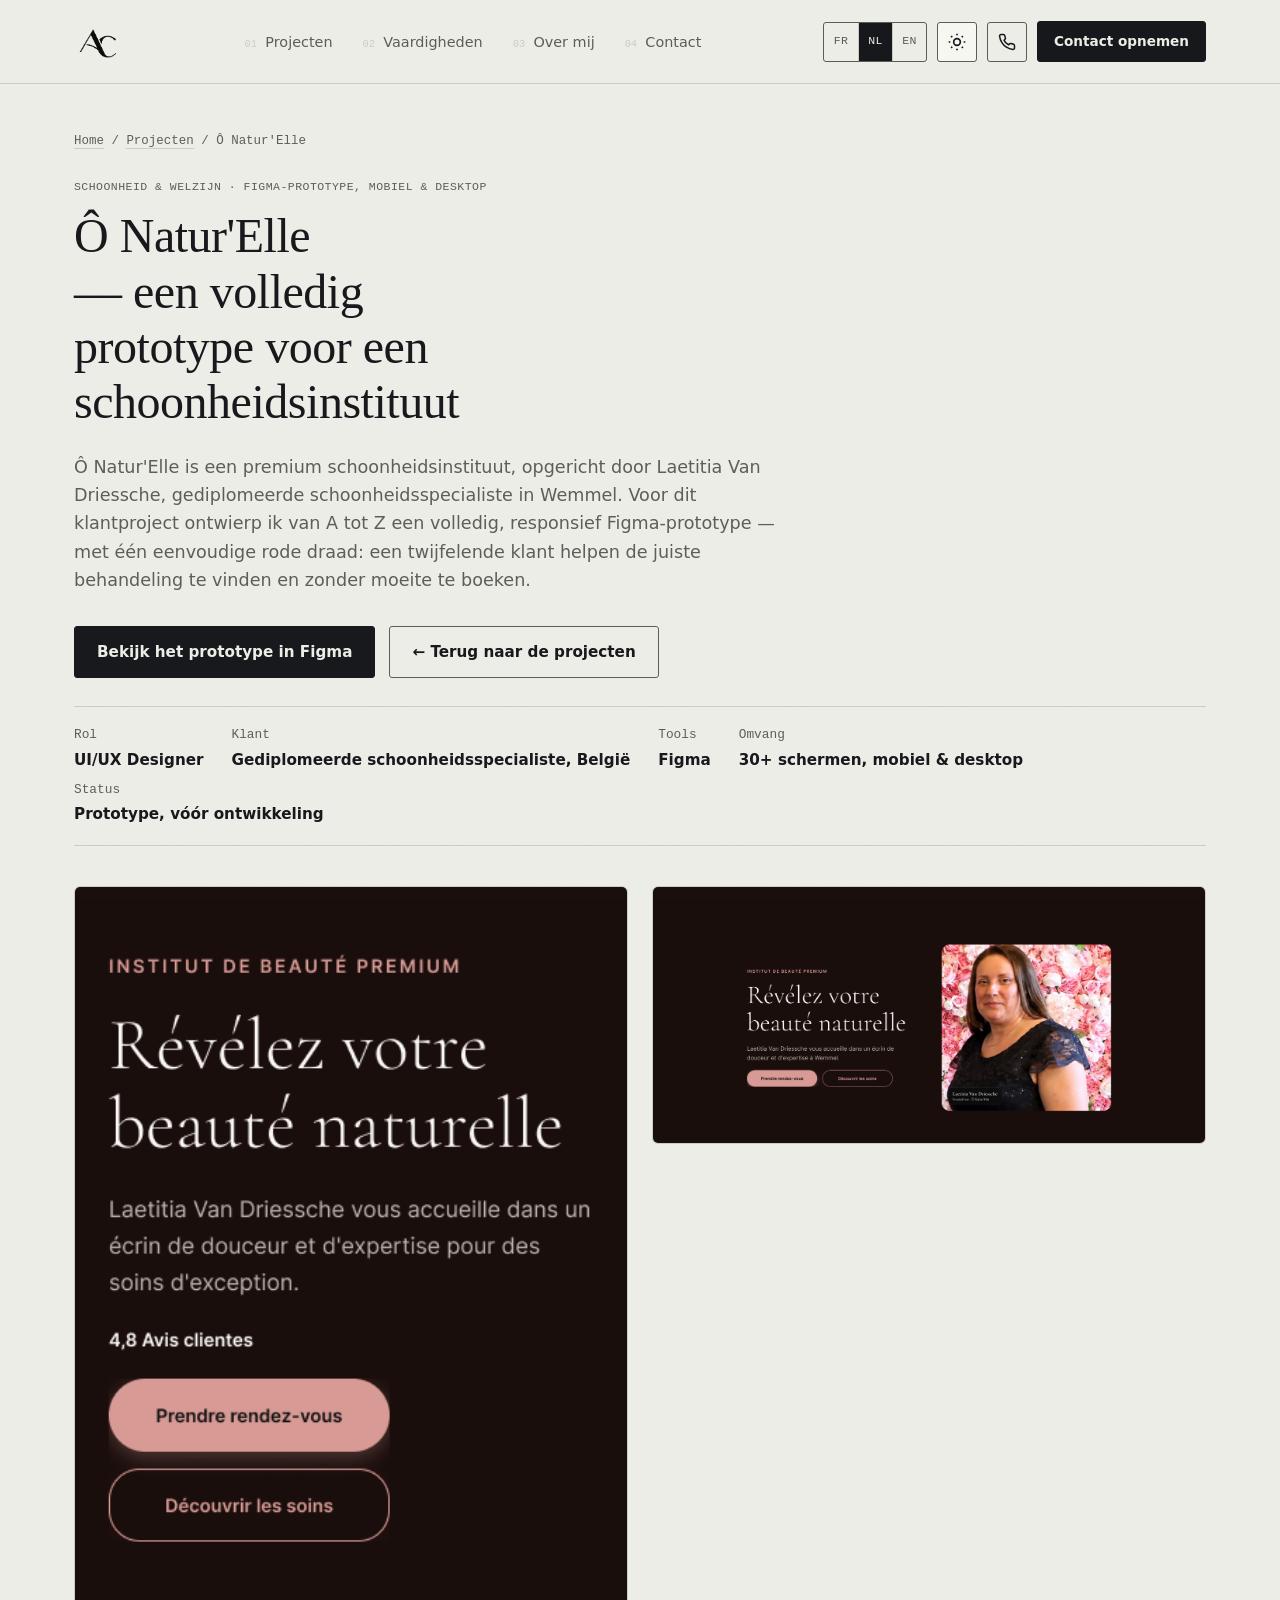
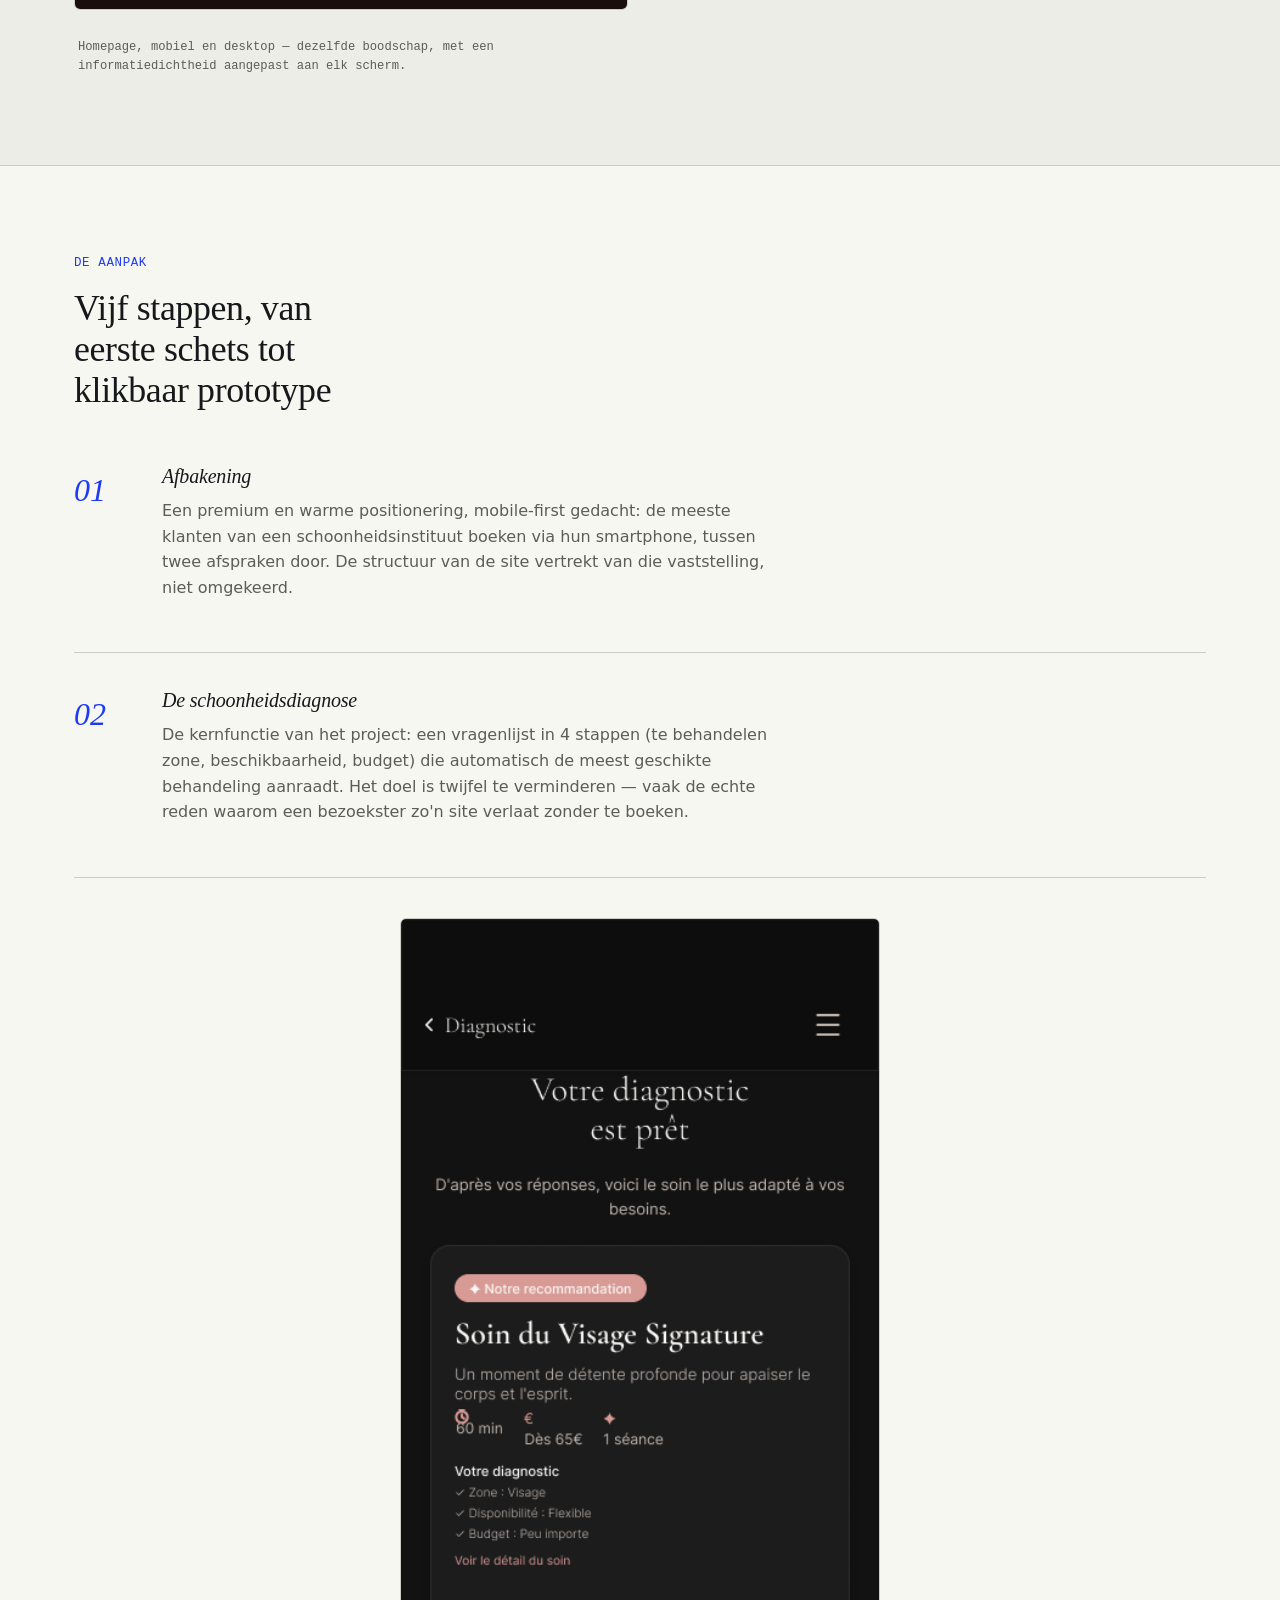
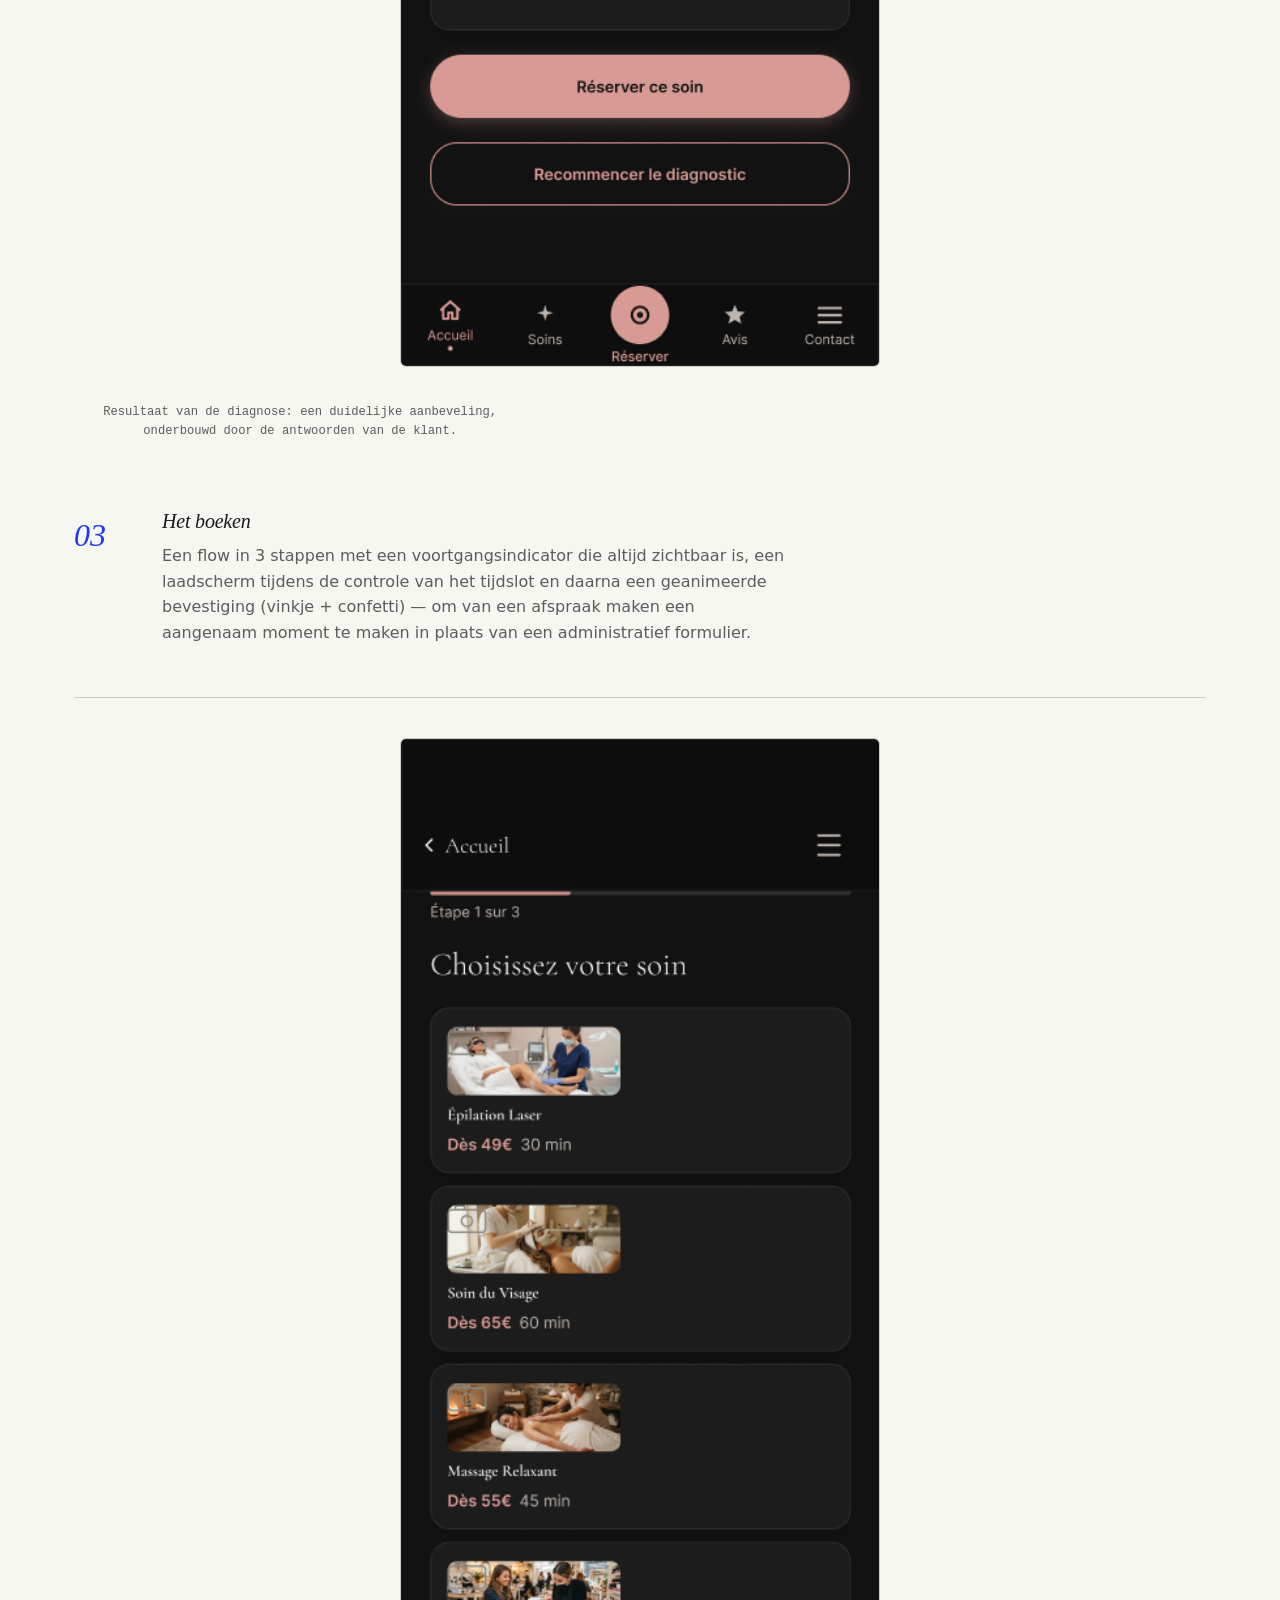
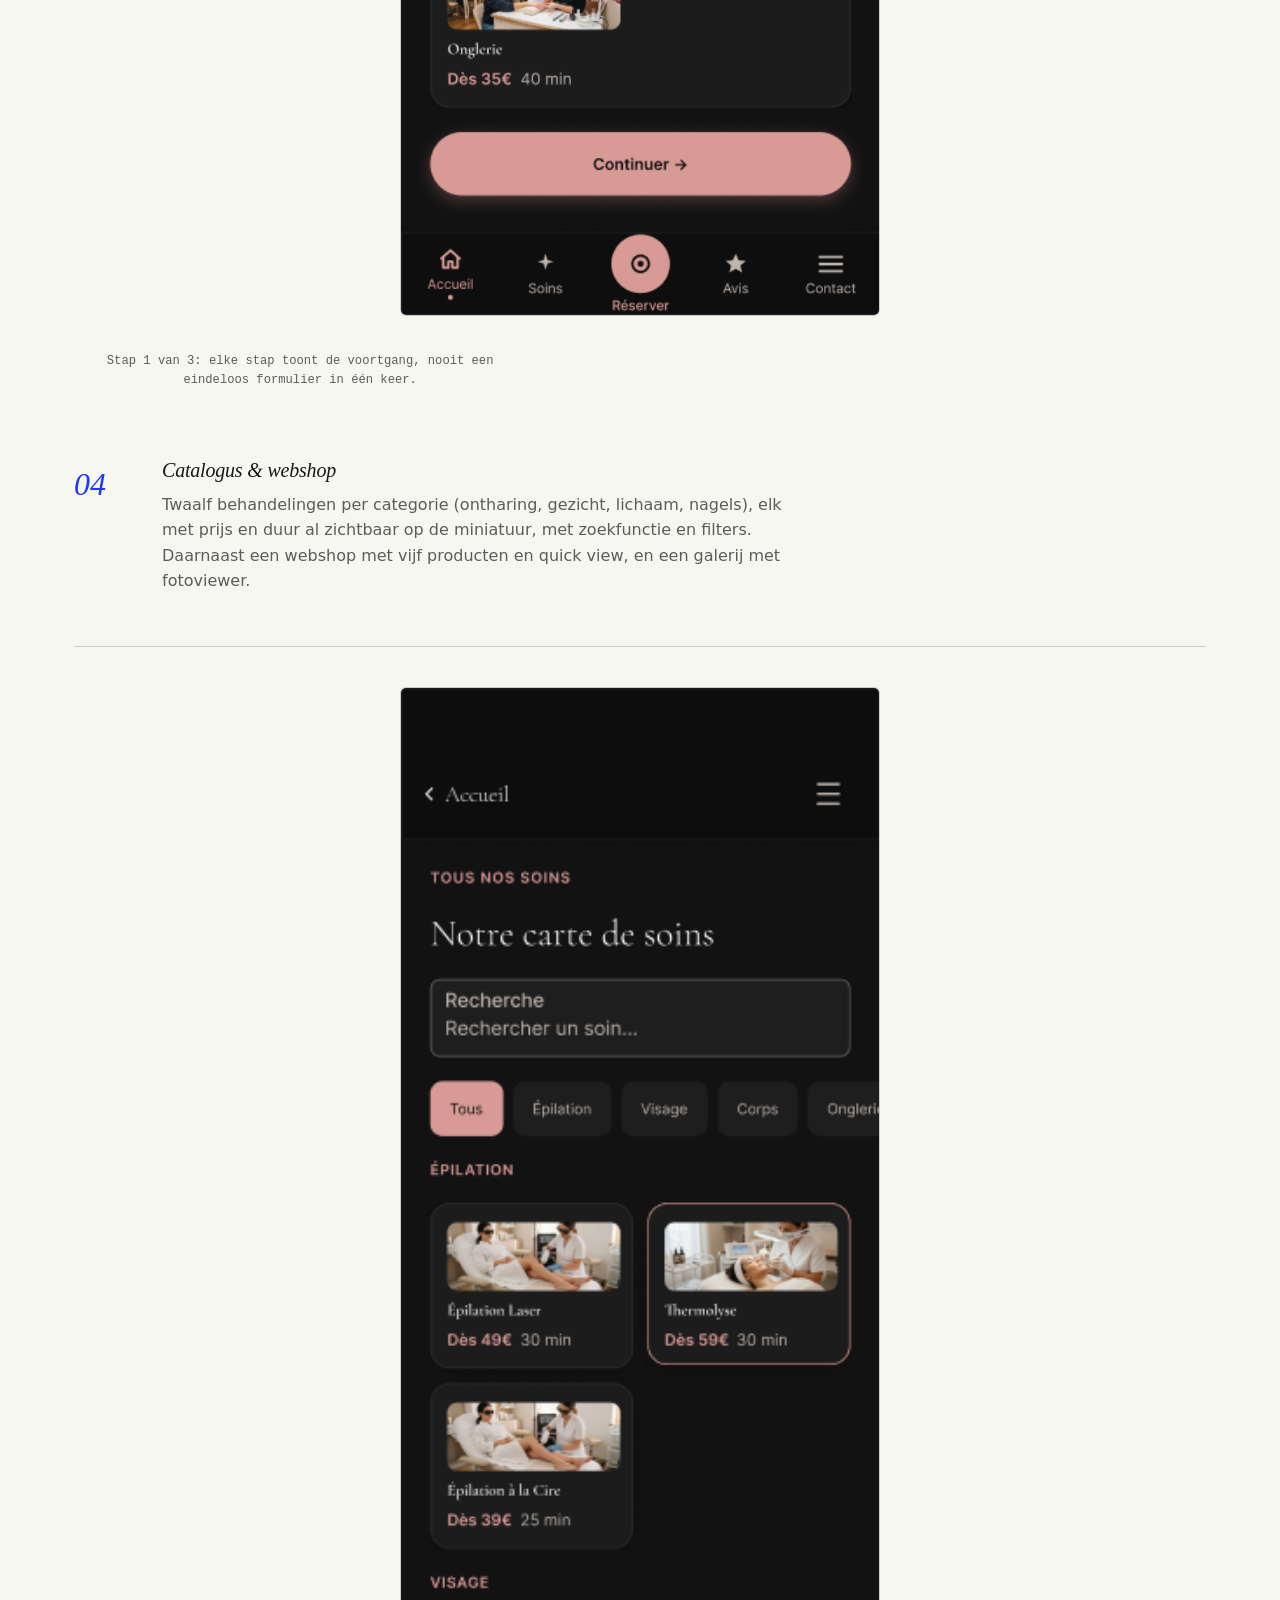
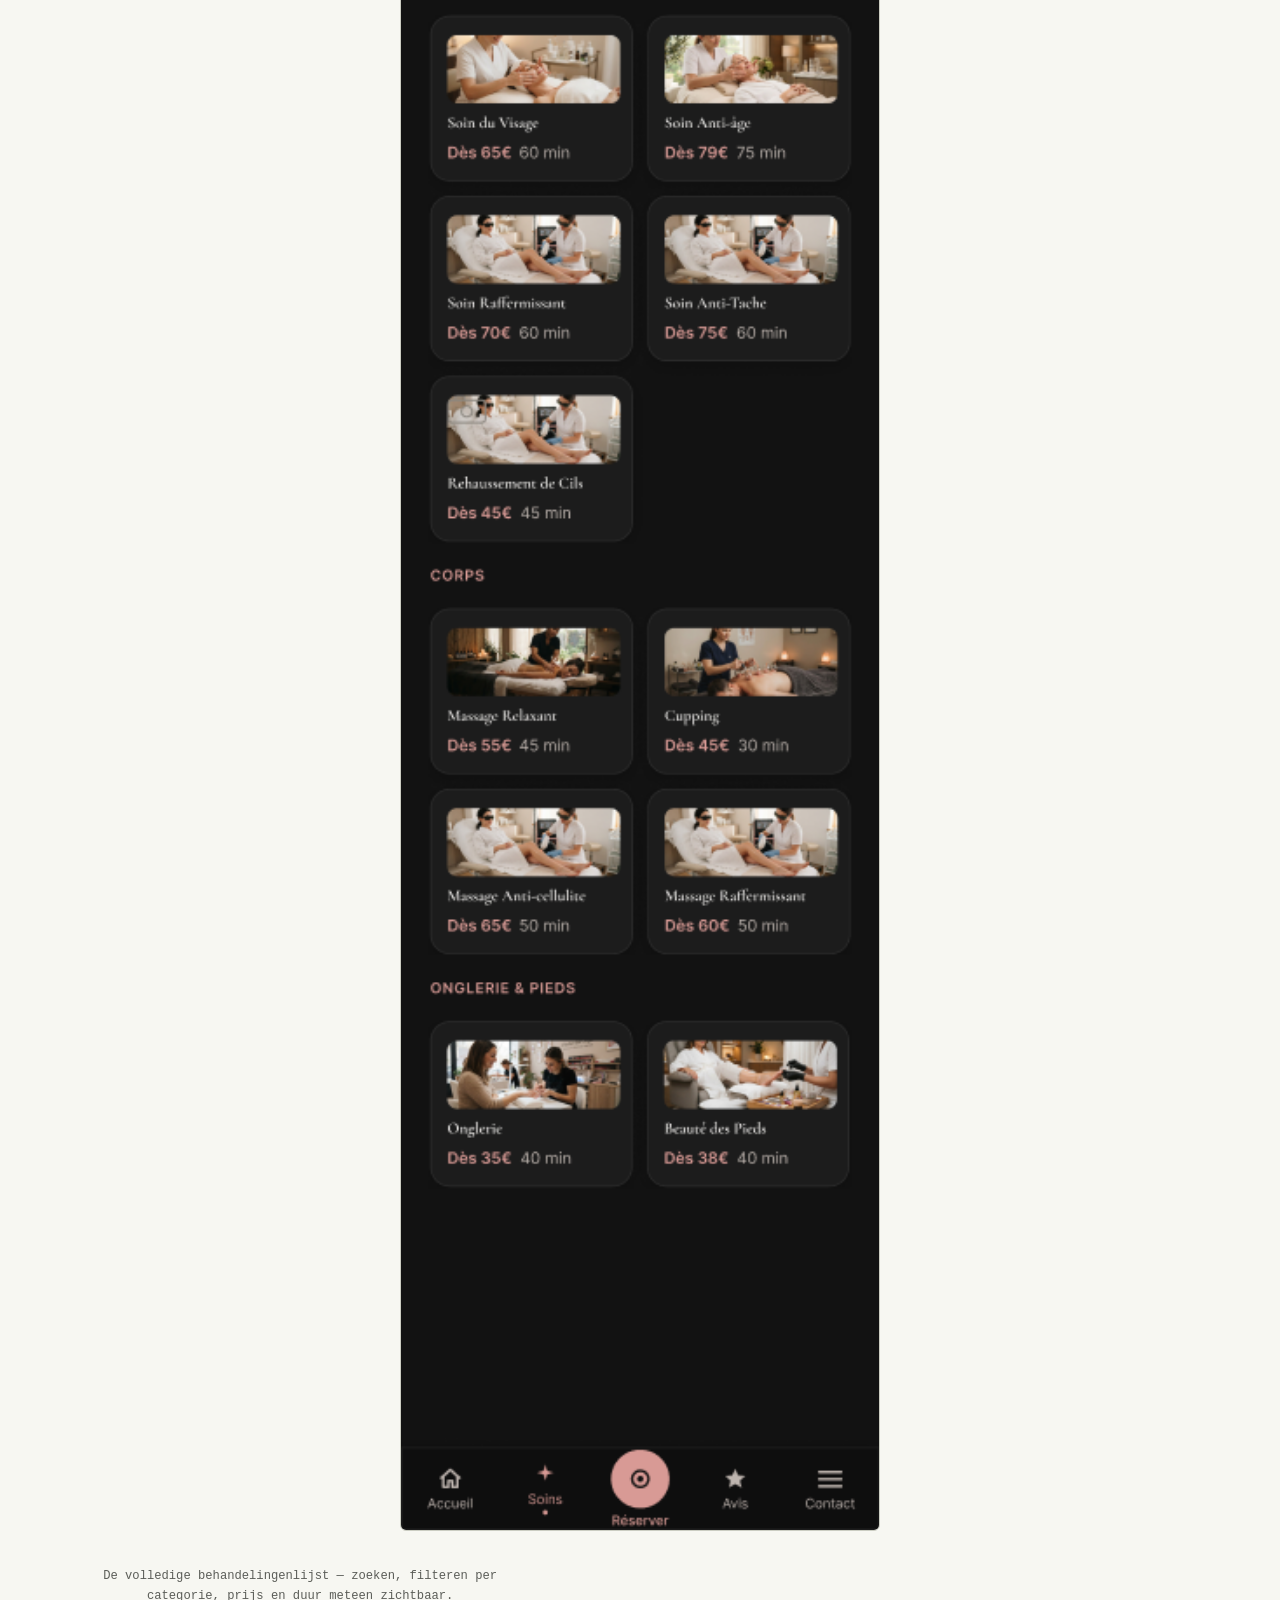
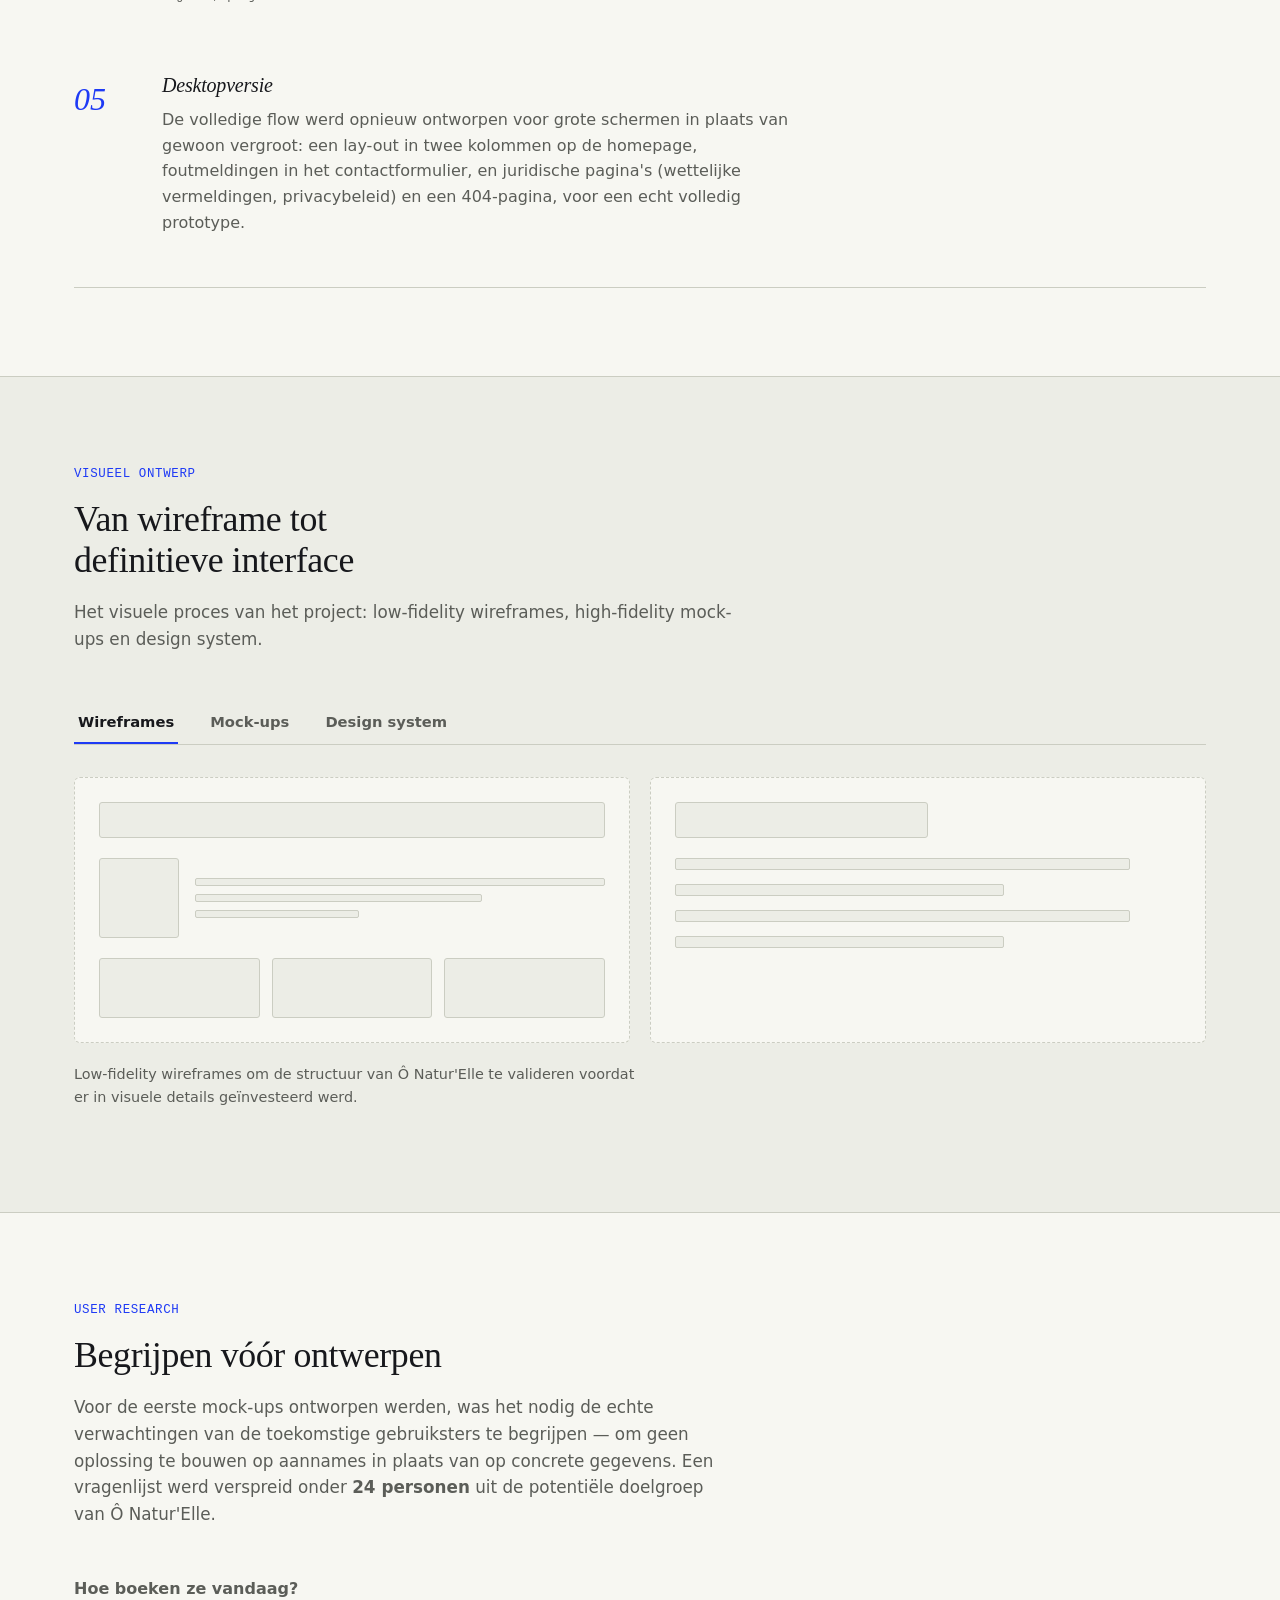
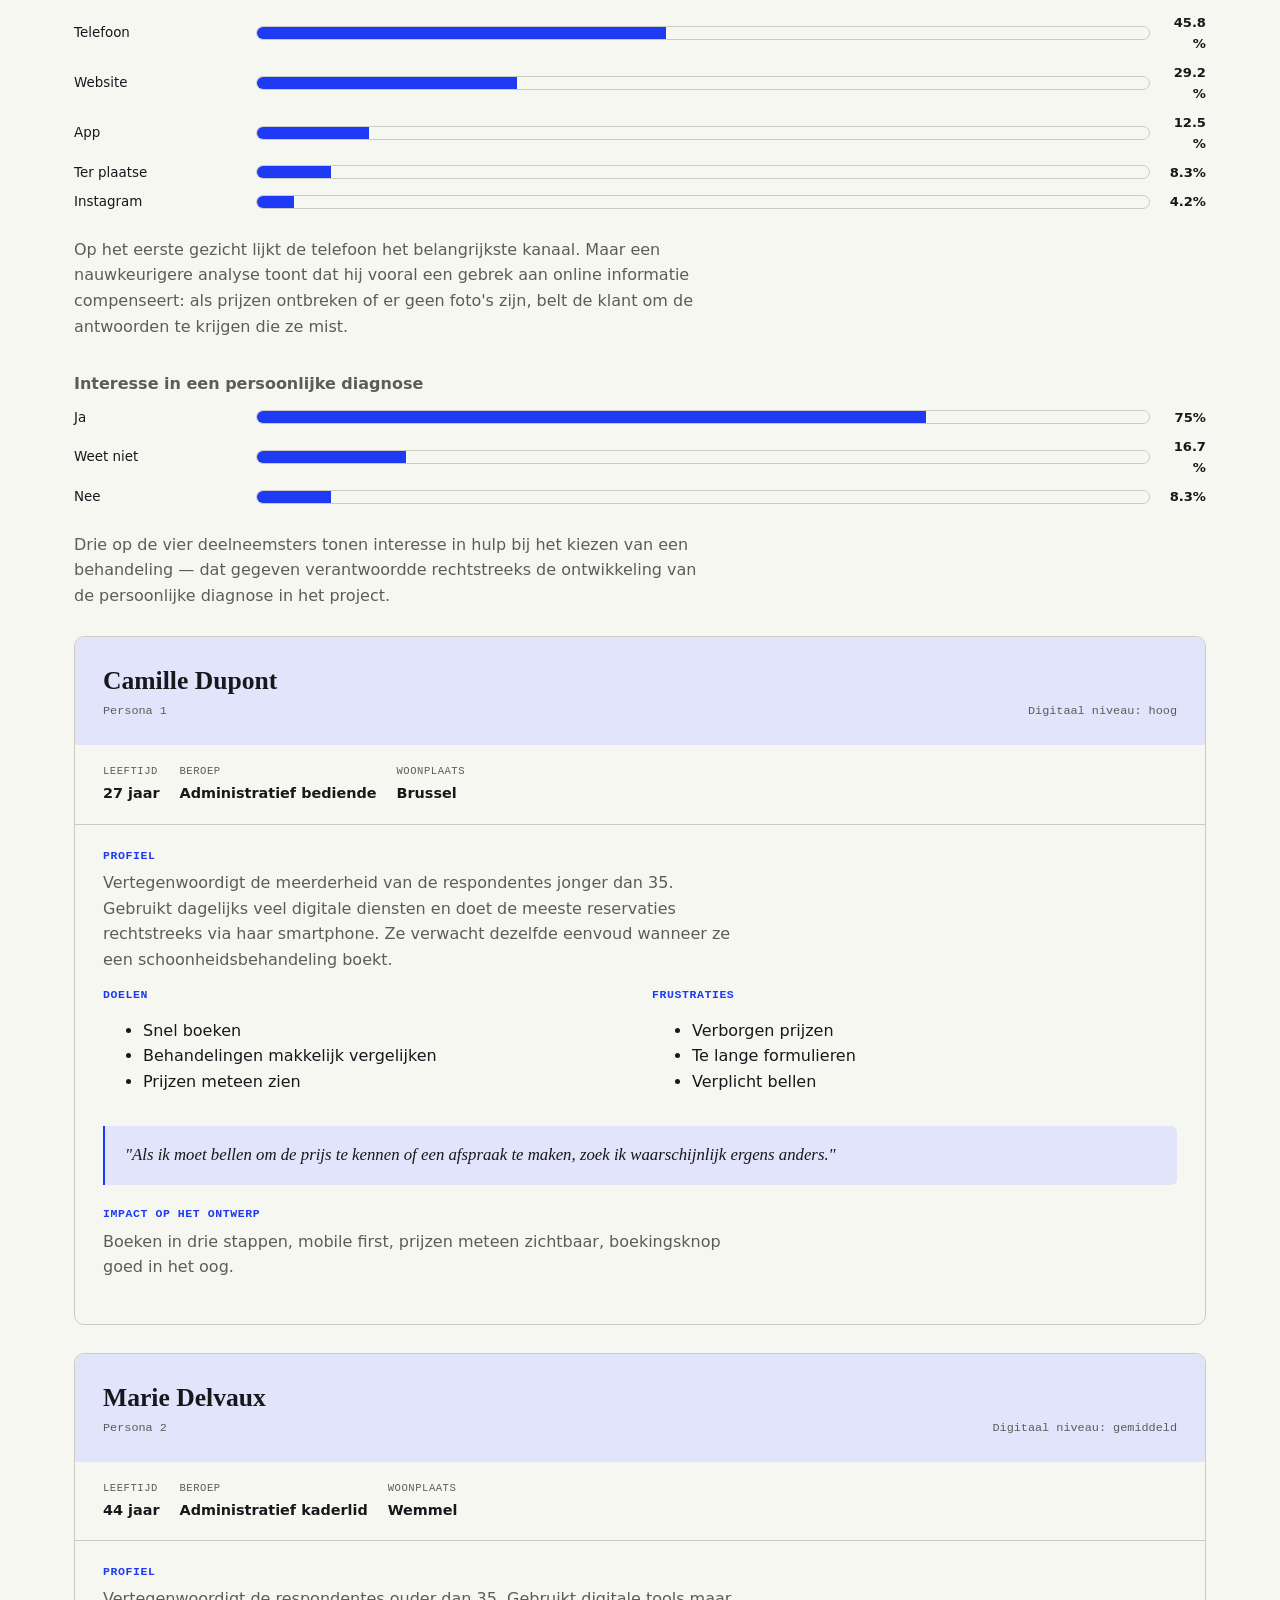
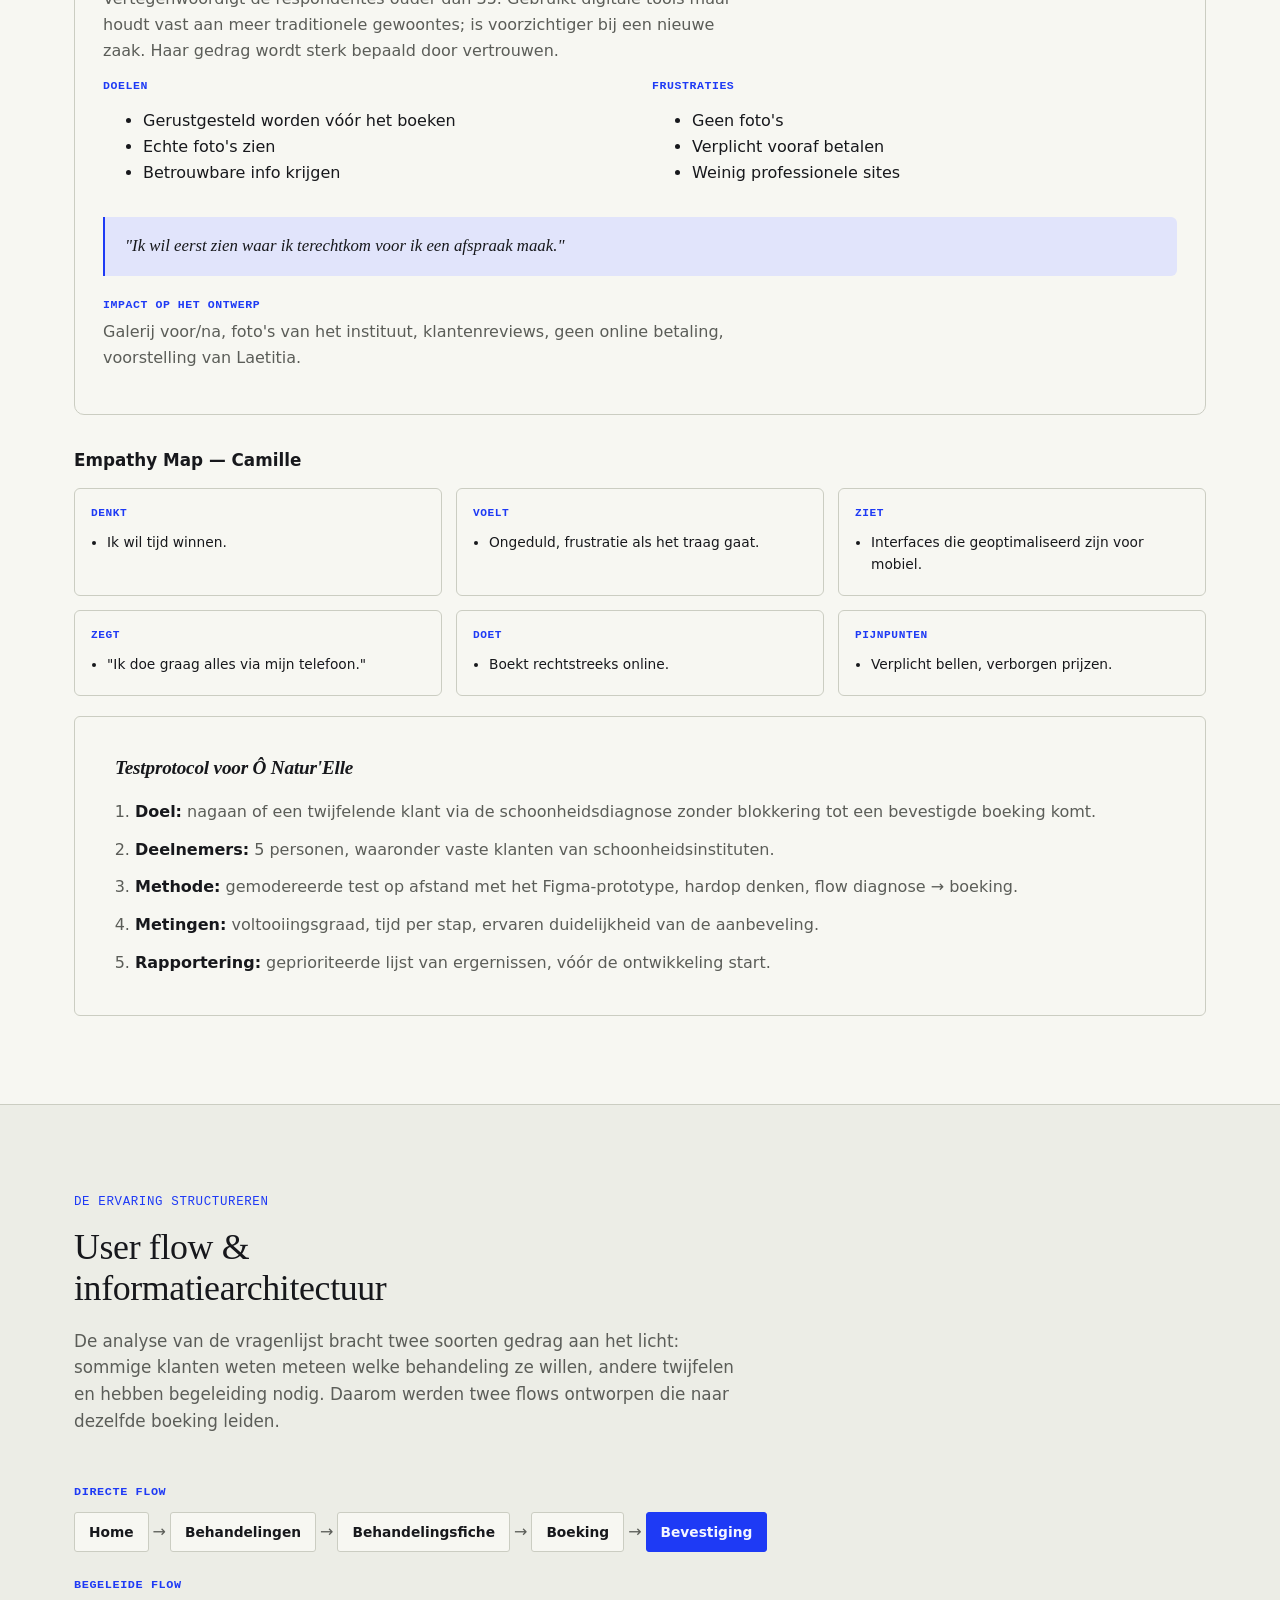
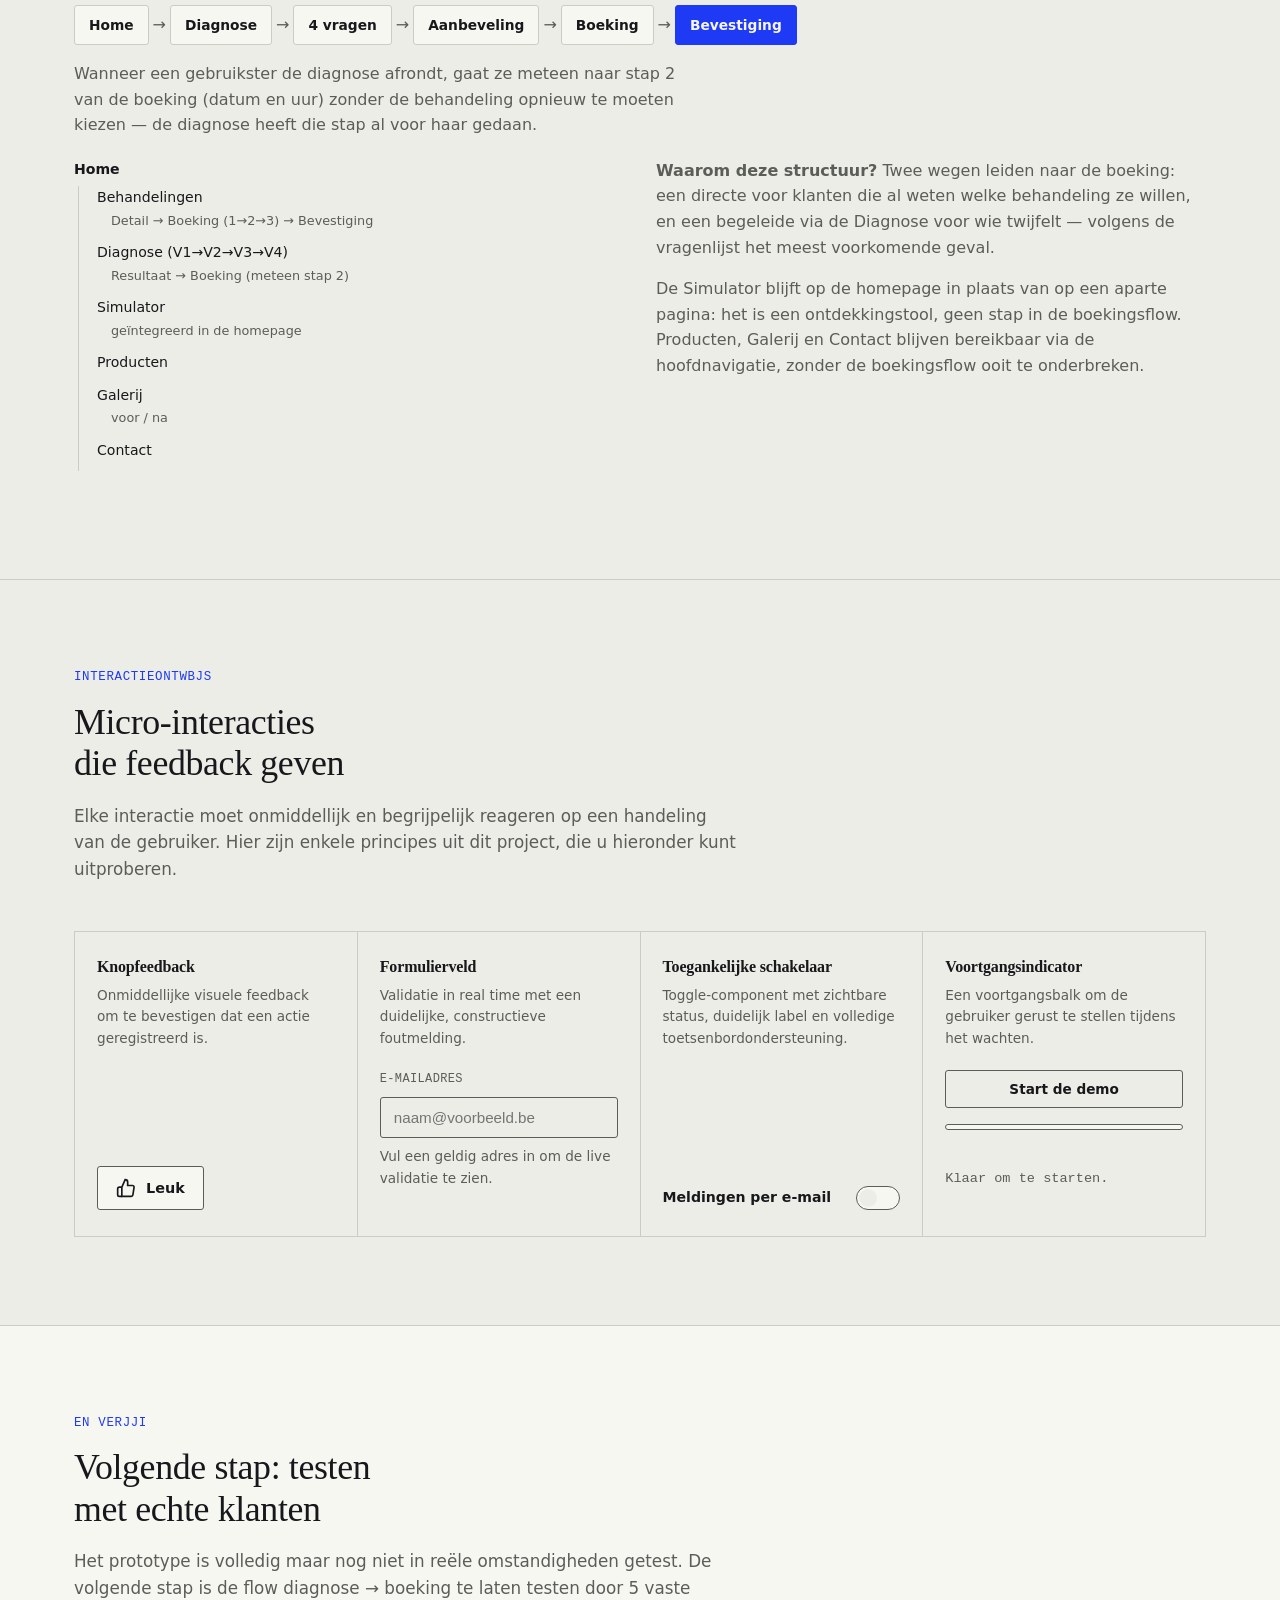
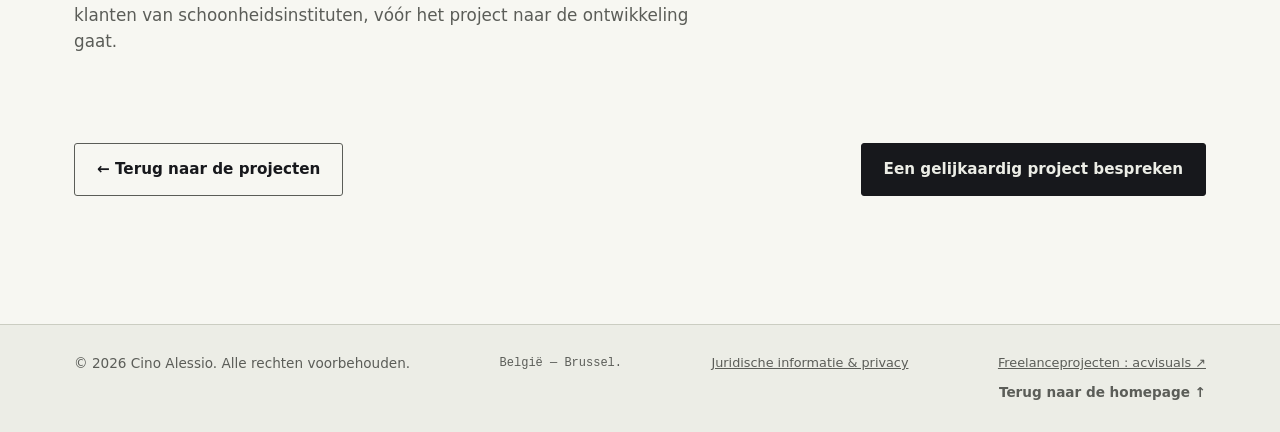
<file: nl/o-naturelle.html>
<!DOCTYPE html>
<html lang="nl">
<head>
<meta charset="UTF-8">
<meta name="viewport" content="width=device-width, initial-scale=1.0">
<title>Ô Natur'Elle — UI/UX-case · Cino Alessio</title>
<meta name="description" content="UI/UX-case door Cino Alessio: volledig Figma-prototype (mobiel en desktop) voor Ô Natur'Elle, schoonheidsinstituut — persoonlijke diagnose, online boeken, webshop.">
<meta name="robots" content="index, follow">
<meta name="color-scheme" content="light dark">
<meta http-equiv="Content-Security-Policy" content="default-src 'self'; script-src 'self'; style-src 'self' 'unsafe-inline' https://fonts.googleapis.com; font-src https://fonts.gstatic.com; img-src 'self' data:; object-src 'none'; base-uri 'self'; form-action 'self';">
<meta name="referrer" content="strict-origin-when-cross-origin">

<link rel="canonical" href="https://alessio29-git.github.io/Ui-Ux-designer/nl/o-naturelle.html">
<meta property="og:title" content="Ô Natur'Elle — UI/UX-case · Cino Alessio">
<meta property="og:description" content="Volledig Figma-prototype voor een schoonheidsinstituut: persoonlijke diagnose, online boeken, webshop.">
<meta property="og:type" content="article">
<meta property="og:url" content="https://alessio29-git.github.io/Ui-Ux-designer/nl/o-naturelle.html">
<meta property="og:image" content="https://alessio29-git.github.io/Ui-Ux-designer/img/og-logo.png">
<meta property="og:image:width" content="1200">
<meta property="og:image:height" content="630">
<meta property="og:image:alt" content="Logo AC — Cino Alessio, UI/UX Designer">
<meta property="og:locale" content="nl_BE">
<meta name="twitter:card" content="summary_large_image">
<meta name="twitter:title" content="Ô Natur'Elle — UI/UX-case · Cino Alessio">
<meta name="twitter:description" content="Volledig Figma-prototype voor een schoonheidsinstituut: persoonlijke diagnose, online boeken, webshop.">
<meta name="twitter:image" content="https://alessio29-git.github.io/Ui-Ux-designer/img/og-logo.png">
<meta name="theme-color" content="#ECEDE6" media="(prefers-color-scheme: light)">
<meta name="theme-color" content="#15161A" media="(prefers-color-scheme: dark)">

<link rel="alternate" hreflang="fr" href="https://alessio29-git.github.io/Ui-Ux-designer/o-naturelle.html">
<link rel="alternate" hreflang="nl" href="https://alessio29-git.github.io/Ui-Ux-designer/nl/o-naturelle.html">
<link rel="alternate" hreflang="en" href="https://alessio29-git.github.io/Ui-Ux-designer/en/o-naturelle.html">
<link rel="alternate" hreflang="x-default" href="https://alessio29-git.github.io/Ui-Ux-designer/o-naturelle.html">
<link rel="icon" href="../favicon.svg" type="image/svg+xml">
<script src="../intro.js"></script>
<link rel="preconnect" href="https://fonts.googleapis.com">
<link rel="preconnect" href="https://fonts.gstatic.com" crossorigin>
<link href="https://fonts.googleapis.com/css2?family=Fraunces:ital,opsz,wght@0,9..144,300..700;1,9..144,300..600&family=Hanken+Grotesk:wght@400;500;600;700&family=IBM+Plex+Mono:wght@400;500&display=swap" rel="stylesheet">
<link rel="stylesheet" href="../style.css">
<script type="application/ld+json">
{
  "@context": "https://schema.org",
  "@type": "BreadcrumbList",
  "itemListElement": [
    { "@type": "ListItem", "position": 1, "name": "Home", "item": "https://alessio29-git.github.io/Ui-Ux-designer/nl/" },
    { "@type": "ListItem", "position": 2, "name": "Projecten", "item": "https://alessio29-git.github.io/Ui-Ux-designer/nl/#etudes-de-cas" },
    { "@type": "ListItem", "position": 3, "name": "Ô Natur'Elle" }
  ]
}
</script>
<script type="application/ld+json">
{
  "@context": "https://schema.org",
  "@type": "CreativeWork",
  "name": "Ô Natur'Elle — UI/UX-prototype voor een schoonheidsinstituut",
  "description": "Volledig Figma-prototype (mobiel en desktop) voor Ô Natur'Elle, schoonheidsinstituut: persoonlijke diagnose, online boeken, webshop.",
  "creator": { "@type": "Person", "name": "Cino Alessio" },
  "image": "https://alessio29-git.github.io/Ui-Ux-designer/img/og-logo.png",
  "url": "https://alessio29-git.github.io/Ui-Ux-designer/nl/o-naturelle.html"
}
</script>
<style>
  .breadcrumb { font-family: var(--font-mono); font-size: 0.78rem; color: var(--ink-muted); margin-bottom: 20px; }
  .breadcrumb a { color: var(--ink-muted); text-decoration: none; border-bottom: 1px solid var(--line); }
  .breadcrumb a:hover { color: var(--accent); border-color: var(--accent); }
  .case-hero { padding: 48px 0 56px; border-top: none; }
  .case-hero-meta { display: flex; flex-wrap: wrap; gap: 8px 28px; font-family: var(--font-mono); font-size: 0.8rem; color: var(--ink-muted); border-top: 1px solid var(--line); border-bottom: 1px solid var(--line); padding: 18px 0; margin: 28px 0; }
  .case-hero-meta strong { color: var(--ink); display: block; font-family: var(--font-body); font-size: 0.95rem; margin-top: 2px; }
  .case-actions { display: flex; gap: 14px; flex-wrap: wrap; margin-top: 8px; }
  .shot { border: 1px solid var(--line); border-radius: var(--radius-md); overflow: hidden; background: var(--paper-raised); }
  .shot img { width: 100%; height: auto; }
  .shot-caption { font-family: var(--font-mono); font-size: 0.76rem; color: var(--ink-muted); padding: 12px 4px 0; }
  .shot-row { display: grid; grid-template-columns: 1fr 1fr; gap: 24px; align-items: start; margin: 40px 0; }
  .shot-row.single { grid-template-columns: minmax(0, 480px); justify-content: center; }
  .step-block { display: grid; grid-template-columns: 64px 1fr; gap: 24px; padding: 36px 0; border-bottom: 1px solid var(--line); }
  .step-block:first-child { padding-top: 0; }
  .step-num { font-family: var(--font-display); font-style: italic; font-size: 2rem; color: var(--accent); }
  .step-block h3 { font-size: 1.25rem; font-style: italic; font-weight: 500; margin-bottom: 10px; }
  .next-project { display: flex; justify-content: space-between; align-items: center; gap: 16px; flex-wrap: wrap; padding: 40px 0; }
  @media (max-width: 720px) {
    .shot-row { grid-template-columns: 1fr; }
    .step-block { grid-template-columns: 1fr; gap: 8px; }
  }
  @media (max-width: 400px) {
    .bar-label { width: 108px; font-size: 0.78rem; }
    .bar-row { gap: 8px; }
  }

  /* Persona cards */
  .persona-card { border: 1px solid var(--line); border-radius: var(--radius-lg); overflow: hidden; margin: 28px 0; background: var(--paper-raised); }
  .persona-head { background: var(--accent-soft); padding: 24px 28px; display: flex; justify-content: space-between; align-items: flex-end; flex-wrap: wrap; gap: 8px; }
  .persona-head .p-name { font-family: var(--font-display); font-size: 1.6rem; font-weight: 600; color: var(--ink); }
  .persona-head .p-tag { font-family: var(--font-mono); font-size: 0.74rem; color: var(--ink-muted); }
  .persona-facts { display: flex; flex-wrap: wrap; gap: 20px; padding: 18px 28px; border-bottom: 1px solid var(--line); }
  .persona-facts .fact .k { display: block; font-family: var(--font-mono); font-size: 0.66rem; text-transform: uppercase; letter-spacing: 0.05em; color: var(--ink-muted); }
  .persona-facts .fact .v { font-weight: 600; color: var(--ink); font-size: 0.9rem; }
  .persona-body { padding: 24px 28px 28px; }
  .persona-body h4 { font-family: var(--font-mono); font-size: 0.72rem; font-weight: 600; text-transform: uppercase; letter-spacing: 0.05em; color: var(--accent); margin: 22px 0 8px; }
  .persona-body h4:first-child { margin-top: 0; }
  .persona-2col { display: grid; grid-template-columns: 1fr 1fr; gap: 24px; }
  .persona-quote { background: var(--accent-soft); border-left: 2px solid var(--accent); border-radius: 0 var(--radius-md) var(--radius-md) 0; padding: 16px 20px; font-family: var(--font-display); font-style: italic; font-size: 1.05rem; color: var(--ink); margin: 16px 0; }
  @media (max-width: 640px) { .persona-2col { grid-template-columns: 1fr; } }

  /* Empathy map */
  .empathy-title { font-family: var(--font-body); font-weight: 700; margin: 32px 0 14px; font-size: 1.05rem; }
  .empathy-grid { display: grid; grid-template-columns: repeat(3, 1fr); gap: 14px; margin-bottom: 20px; }
  .empathy-cell { background: var(--paper-raised); border: 1px solid var(--line); border-radius: var(--radius-md); padding: 16px; }
  .empathy-cell h5 { margin: 0 0 8px; font-family: var(--font-mono); font-size: 0.7rem; text-transform: uppercase; letter-spacing: 0.05em; color: var(--accent); }
  .empathy-cell ul { margin: 0; padding-left: 16px; font-size: 0.86rem; }
  .empathy-cell li { margin-bottom: 4px; }
  @media (max-width: 720px) { .empathy-grid { grid-template-columns: 1fr 1fr; } }
  @media (max-width: 480px) { .empathy-grid { grid-template-columns: 1fr; } }

  /* Flow diagram */
  .flow-label { font-family: var(--font-mono); font-weight: 700; font-size: 0.74rem; color: var(--accent); text-transform: uppercase; letter-spacing: 0.05em; margin: 24px 0 10px; }
  .flow-row { display: flex; align-items: center; flex-wrap: wrap; gap: 8px 4px; }
  .flow-box { background: var(--paper-raised); border: 1px solid var(--line); border-radius: var(--radius-sm); padding: 8px 14px; font-size: 0.86rem; font-weight: 600; color: var(--ink); white-space: nowrap; }
  .flow-box.end { background: var(--accent); color: var(--accent-ink); border-color: var(--accent); }
  .flow-arrow { color: var(--ink-muted); }

  /* Tree diagram */
  .tree-wrap { display: grid; grid-template-columns: 1fr 1fr; gap: 32px; margin: 20px 0; }
  .tree-diagram { font-size: 0.88rem; }
  .tree-diagram .t-root { font-weight: 700; color: var(--ink); margin-bottom: 6px; }
  .tree-diagram .t-item { padding-left: 18px; border-left: 1px solid var(--line); margin-left: 4px; padding-bottom: 10px; }
  .tree-diagram .t-sub { padding-left: 14px; color: var(--ink-muted); font-size: 0.8rem; margin-top: 2px; }
  @media (max-width: 720px) { .tree-wrap { grid-template-columns: 1fr; } }

  /* Bar chart */
  .barchart { margin: 16px 0 24px; }
  .bar-row { display: flex; align-items: center; margin-bottom: 8px; gap: 12px; }
  .bar-label { width: 170px; font-size: 0.84rem; color: var(--ink); flex-shrink: 0; }
  .bar-track { flex: 1; height: 14px; background: var(--paper-raised); border: 1px solid var(--line); border-radius: 7px; overflow: hidden; }
  .bar-fill { height: 100%; background: var(--accent); }
  .bar-value { width: 44px; font-size: 0.82rem; font-weight: 700; color: var(--ink); text-align: right; flex-shrink: 0; }
</style>
</head>
<body>

<a class="skip-link" href="#main">Naar de hoofdinhoud</a>

<header class="site-header" id="siteHeader">
  <div class="container header-inner">
    <a href="index.html" class="logo" aria-label="Cino Alessio, UI/UX Designer — terug naar de homepage">
      <img src="../img/ac-logo.png" width="573" height="468" class="logo-mark" alt="">
    </a>

    <nav class="main-nav" id="mainNav" aria-label="Hoofdnavigatie">
      <ul>
        <li><a href="index.html#etudes-de-cas" class="nav-link">Projecten</a></li>
        <li><a href="index.html#competences" class="nav-link">Vaardigheden</a></li>
        <li><a href="index.html#personnalite" class="nav-link">Over mij</a></li>
        <li><a href="index.html#contact" class="nav-link">Contact</a></li>
        <li class="nav-lang" aria-label="Langue · Taal · Language">
          <a href="../o-naturelle.html" hreflang="fr" lang="fr" title="Français">FR</a>
          <a href="o-naturelle.html" hreflang="nl" lang="nl" aria-current="page" title="Nederlands">NL</a>
          <a href="../en/o-naturelle.html" hreflang="en" lang="en" title="English">EN</a>
        </li>
      </ul>
    </nav>

    <div class="header-actions">
      <nav class="lang-switch" aria-label="Langue · Taal · Language">
        <a href="../o-naturelle.html" hreflang="fr" lang="fr" title="Français">FR</a>
        <a href="o-naturelle.html" hreflang="nl" lang="nl" aria-current="page" title="Nederlands">NL</a>
        <a href="../en/o-naturelle.html" hreflang="en" lang="en" title="English">EN</a>
      </nav>
      <button type="button" class="theme-toggle" id="themeToggle" aria-label="Donker thema activeren" aria-pressed="false">
        <svg class="icon-sun" width="20" height="20" viewBox="0 0 24 24" fill="none" stroke="currentColor" stroke-width="2" aria-hidden="true"><circle cx="12" cy="12" r="4"/><path d="M12 2v2M12 20v2M4.9 4.9l1.4 1.4M17.7 17.7l1.4 1.4M2 12h2M20 12h2M4.9 19.1l1.4-1.4M17.7 6.3l1.4-1.4"/></svg>
        <svg class="icon-moon" width="20" height="20" viewBox="0 0 24 24" fill="none" stroke="currentColor" stroke-width="2" aria-hidden="true"><path d="M21 12.8A9 9 0 1 1 11.2 3a7 7 0 0 0 9.8 9.8Z"/></svg>
      </button>
      <a href="tel:+32485037294" class="header-call" aria-label="Bel Cino Alessio op +32 485 03 72 94">
        <svg width="18" height="18" viewBox="0 0 24 24" fill="none" stroke="currentColor" stroke-width="2" stroke-linecap="round" stroke-linejoin="round" aria-hidden="true"><path d="M22 16.9v3a2 2 0 0 1-2.2 2 19.8 19.8 0 0 1-8.6-3.1 19.5 19.5 0 0 1-6-6A19.8 19.8 0 0 1 2.1 4.2 2 2 0 0 1 4.1 2h3a2 2 0 0 1 2 1.7c.1.9.4 1.8.7 2.7a2 2 0 0 1-.5 2.1L8 9.8a16 16 0 0 0 6 6l1.3-1.3a2 2 0 0 1 2.1-.4c.9.3 1.8.6 2.7.7a2 2 0 0 1 1.7 2z"/></svg>
        <span class="header-call-num">+32 485 03 72 94</span>
      </a>
      <a href="index.html#contact" class="btn btn-primary btn-small">Contact opnemen</a>
      <button type="button" class="menu-toggle" id="menuToggle" aria-label="Menu openen" aria-expanded="false" aria-controls="mainNav">
        <span></span><span></span><span></span>
      </button>
    </div>
  </div>
</header>

<main id="main">

  <section class="section case-hero" aria-labelledby="case-title">
    <div class="container">
      <p class="breadcrumb"><a href="index.html">Home</a> / <a href="index.html#etudes-de-cas">Projecten</a> / Ô Natur'Elle</p>

      <span class="case-tag">Schoonheid &amp; welzijn · Figma-prototype, mobiel &amp; desktop</span>
      <h1 id="case-title" class="section-title" style="max-width:18ch; font-size:clamp(2rem,4vw,3rem);">Ô Natur'Elle — een volledig prototype voor een schoonheidsinstituut</h1>
      <p class="hero-lede" style="max-width:65ch; font-size:1.1rem;">
        Ô Natur'Elle is een premium schoonheidsinstituut, opgericht door Laetitia Van Driessche, gediplomeerde
        schoonheidsspecialiste in Wemmel. Voor dit klantproject ontwierp ik van A tot Z een volledig, responsief
        Figma-prototype — met één eenvoudige rode draad: een twijfelende klant helpen de juiste behandeling te
        vinden en zonder moeite te boeken.
      </p>

      <div class="case-actions">
        <a class="btn btn-primary" href="https://www.figma.com/design/KevVuUXGlGFfTYBVmaRjBL/%C3%94-Natur-Elle?node-id=644-162&t=nJcHRwKrs1C71wnm-0" target="_blank" rel="noopener noreferrer">Bekijk het prototype in Figma</a>
        <a class="btn btn-ghost" href="index.html#etudes-de-cas">← Terug naar de projecten</a>
      </div>

      <div class="case-hero-meta">
        <span>Rol<strong>UI/UX Designer</strong></span>
        <span>Klant<strong>Gediplomeerde schoonheidsspecialiste, België</strong></span>
        <span>Tools<strong>Figma</strong></span>
        <span>Omvang<strong>30+ schermen, mobiel &amp; desktop</strong></span>
        <span>Status<strong>Prototype, vóór ontwikkeling</strong></span>
      </div>

      <div class="shot-row">
        <div class="shot">
          <img src="../img/onaturelle-accueil.png" width="393" height="514" alt="Mobiel startscherm van Ô Natur'Elle: titel 'Révélez votre beauté naturelle', score van 4,8, knoppen om een afspraak te maken en de behandelingen te ontdekken">
        </div>
        <div class="shot">
          <img src="../img/onaturelle-desktop-hero.png" width="1400" height="649" alt="Desktopversie van de homepage, met een foto van Laetitia Van Driessche, oprichtster van Ô Natur'Elle">
        </div>
      </div>
      <p class="shot-caption" style="margin-top:-24px; margin-bottom:32px;">Homepage, mobiel en desktop — dezelfde boodschap, met een informatiedichtheid aangepast aan elk scherm.</p>
    </div>
  </section>

  <section class="section section-alt" aria-labelledby="demarche-title">
    <div class="container">
      <p class="section-eyebrow">De aanpak</p>
      <h2 id="demarche-title" class="section-title">Vijf stappen, van eerste schets tot klikbaar prototype</h2>

      <div class="step-block">
        <span class="step-num">01</span>
        <div>
          <h3>Afbakening</h3>
          <p>Een premium en warme positionering, mobile-first gedacht: de meeste klanten van een schoonheidsinstituut boeken via hun smartphone, tussen twee afspraken door. De structuur van de site vertrekt van die vaststelling, niet omgekeerd.</p>
        </div>
      </div>

      <div class="step-block">
        <span class="step-num">02</span>
        <div>
          <h3>De schoonheidsdiagnose</h3>
          <p>De kernfunctie van het project: een vragenlijst in 4 stappen (te behandelen zone, beschikbaarheid, budget) die automatisch de meest geschikte behandeling aanraadt. Het doel is twijfel te verminderen — vaak de echte reden waarom een bezoekster zo'n site verlaat zonder te boeken.</p>
        </div>
      </div>

      <div class="shot-row single">
        <div class="shot">
          <img src="../img/onaturelle-diagnostic.png" width="393" height="861" loading="lazy" decoding="async" alt="Resultaat van de schoonheidsdiagnose: aanbeveling 'Soin du Visage Signature' met een samenvatting van de antwoorden van de klant">
        </div>
      </div>
      <p class="shot-caption" style="text-align:center; margin-top:-16px; margin-bottom:32px;">Resultaat van de diagnose: een duidelijke aanbeveling, onderbouwd door de antwoorden van de klant.</p>

      <div class="step-block">
        <span class="step-num">03</span>
        <div>
          <h3>Het boeken</h3>
          <p>Een flow in 3 stappen met een voortgangsindicator die altijd zichtbaar is, een laadscherm tijdens de controle van het tijdslot en daarna een geanimeerde bevestiging (vinkje + confetti) — om van een afspraak maken een aangenaam moment te maken in plaats van een administratief formulier.</p>
        </div>
      </div>

      <div class="shot-row single">
        <div class="shot">
          <img src="../img/onaturelle-reservation.png" width="366" height="900" loading="lazy" decoding="async" alt="Stap 1 van 3 van de boekingsflow: lijst met behandelingen, prijs en duur, knop Doorgaan">
        </div>
      </div>
      <p class="shot-caption" style="text-align:center; margin-top:-16px; margin-bottom:32px;">Stap 1 van 3: elke stap toont de voortgang, nooit een eindeloos formulier in één keer.</p>

      <div class="step-block">
        <span class="step-num">04</span>
        <div>
          <h3>Catalogus &amp; webshop</h3>
          <p>Twaalf behandelingen per categorie (ontharing, gezicht, lichaam, nagels), elk met prijs en duur al zichtbaar op de miniatuur, met zoekfunctie en filters. Daarnaast een webshop met vijf producten en quick view, en een galerij met fotoviewer.</p>
        </div>
      </div>

      <div class="shot-row single">
        <div class="shot">
          <img src="../img/onaturelle-liste-soins.png" width="274" height="1400" loading="lazy" decoding="async" alt="Mobiele behandelingenlijst, filterbaar per categorie, met twaalf behandelingen (prijs en duur)">
        </div>
      </div>
      <p class="shot-caption" style="text-align:center; margin-top:-16px; margin-bottom:32px;">De volledige behandelingenlijst — zoeken, filteren per categorie, prijs en duur meteen zichtbaar.</p>

      <div class="step-block">
        <span class="step-num">05</span>
        <div>
          <h3>Desktopversie</h3>
          <p>De volledige flow werd opnieuw ontworpen voor grote schermen in plaats van gewoon vergroot: een lay-out in twee kolommen op de homepage, foutmeldingen in het contactformulier, en juridische pagina's (wettelijke vermeldingen, privacybeleid) en een 404-pagina, voor een echt volledig prototype.</p>
        </div>
      </div>
    </div>
  </section>

  <section class="section" aria-labelledby="visual-title">
    <div class="container">
      <p class="section-eyebrow">Visueel ontwerp</p>
      <h2 id="visual-title" class="section-title">Van wireframe tot definitieve interface</h2>
      <p class="section-lede">Het visuele proces van het project: low-fidelity wireframes, high-fidelity mock-ups en design system.</p>

      <div class="tabs" data-tabs>
        <div class="tab-list" role="tablist" aria-label="Stappen van het visuele ontwerp">
          <button class="tab-btn is-active" role="tab" id="tab-wireframe" aria-controls="panel-wireframe" aria-selected="true">Wireframes</button>
          <button class="tab-btn" role="tab" id="tab-mockup" aria-controls="panel-mockup" aria-selected="false" tabindex="-1">Mock-ups</button>
          <button class="tab-btn" role="tab" id="tab-system" aria-controls="panel-system" aria-selected="false" tabindex="-1">Design system</button>
        </div>

        <div class="tab-panel is-active" id="panel-wireframe" role="tabpanel" aria-labelledby="tab-wireframe">
          <div class="visual-grid">
            <div class="wireframe-box">
              <div class="wf-header"></div>
              <div class="wf-row"><div class="wf-box"></div><div class="wf-lines"><span></span><span></span><span></span></div></div>
              <div class="wf-blocks"><div></div><div></div><div></div></div>
            </div>
            <div class="wireframe-box">
              <div class="wf-header short"></div>
              <div class="wf-list"><span></span><span></span><span></span><span></span></div>
            </div>
          </div>
          <p class="visual-caption">Low-fidelity wireframes om de structuur van Ô Natur'Elle te valideren voordat er in visuele details geïnvesteerd werd.</p>
        </div>

        <div class="tab-panel" id="panel-mockup" role="tabpanel" aria-labelledby="tab-mockup" hidden>
          <div class="shot-row">
            <div class="shot">
              <img src="../img/onaturelle-accueil.png" width="393" height="514" loading="lazy" decoding="async" alt="High-fidelity mock-up van de mobiele homepage">
            </div>
            <div class="shot">
              <img src="../img/onaturelle-diagnostic.png" width="393" height="861" loading="lazy" decoding="async" alt="High-fidelity mock-up van het diagnoseresultaat">
            </div>
          </div>
          <p class="visual-caption">High-fidelity mock-ups met microcopy, merkkleuren en de definitieve typografische hiërarchie.</p>
        </div>

        <div class="tab-panel" id="panel-system" role="tabpanel" aria-labelledby="tab-system" hidden>
          <div class="system-grid">
            <div class="swatch-group">
              <span class="swatch" style="background:#1E3AF5">Signature</span>
              <span class="swatch" style="background:#3A2E2A">Ô Natur'Elle</span>
              <span class="swatch" style="background:#17181C">Inkt</span>
              <span class="swatch swatch-light" style="background:#ECEDE6">Papier</span>
            </div>
            <div class="type-scale">
              <p class="ts-display">Titel — Fraunces 600</p>
              <p class="ts-display-italic">Accent — Fraunces italic</p>
              <p class="ts-body">Lopende tekst — Hanken Grotesk, 16px, line-height 1.6</p>
              <p class="ts-mono">ANNOTATIONS — IBM Plex Mono</p>
            </div>
            <div class="component-row">
              <button class="btn btn-primary" type="button" disabled>Primaire knop</button>
              <button class="btn btn-ghost" type="button" disabled>Secundaire knop</button>
              <span class="badge">Badge</span>
            </div>
          </div>
          <p class="visual-caption">Uittreksel uit het design system van Ô Natur'Elle: kleurenpalet, typografische schaal en componenten, gedocumenteerd in Figma.</p>
        </div>
      </div>
    </div>
  </section>

  <section class="section section-alt" aria-labelledby="research-title">
    <div class="container">
      <p class="section-eyebrow">User Research</p>
      <h2 id="research-title" class="section-title">Begrijpen vóór ontwerpen</h2>
      <p class="section-lede">Voor de eerste mock-ups ontworpen werden, was het nodig de echte verwachtingen van de toekomstige gebruiksters te begrijpen — om geen oplossing te bouwen op aannames in plaats van op concrete gegevens. Een vragenlijst werd verspreid onder <strong>24 personen</strong> uit de potentiële doelgroep van Ô Natur'Elle.</p>

      <div class="barchart">
        <p style="font-weight:600; margin-bottom:10px;">Hoe boeken ze vandaag?</p>
        <div class="bar-row"><div class="bar-label">Telefoon</div><div class="bar-track"><div class="bar-fill" style="width:45.8%;"></div></div><div class="bar-value">45.8%</div></div>
        <div class="bar-row"><div class="bar-label">Website</div><div class="bar-track"><div class="bar-fill" style="width:29.2%;"></div></div><div class="bar-value">29.2%</div></div>
        <div class="bar-row"><div class="bar-label">App</div><div class="bar-track"><div class="bar-fill" style="width:12.5%;"></div></div><div class="bar-value">12.5%</div></div>
        <div class="bar-row"><div class="bar-label">Ter plaatse</div><div class="bar-track"><div class="bar-fill" style="width:8.3%;"></div></div><div class="bar-value">8.3%</div></div>
        <div class="bar-row"><div class="bar-label">Instagram</div><div class="bar-track"><div class="bar-fill" style="width:4.2%;"></div></div><div class="bar-value">4.2%</div></div>
      </div>
      <p>Op het eerste gezicht lijkt de telefoon het belangrijkste kanaal. Maar een nauwkeurigere analyse toont dat hij vooral een gebrek aan online informatie compenseert: als prijzen ontbreken of er geen foto's zijn, belt de klant om de antwoorden te krijgen die ze mist.</p>

      <div class="barchart" style="margin-top:32px;">
        <p style="font-weight:600; margin-bottom:10px;">Interesse in een persoonlijke diagnose</p>
        <div class="bar-row"><div class="bar-label">Ja</div><div class="bar-track"><div class="bar-fill" style="width:75%;"></div></div><div class="bar-value">75%</div></div>
        <div class="bar-row"><div class="bar-label">Weet niet</div><div class="bar-track"><div class="bar-fill" style="width:16.7%;"></div></div><div class="bar-value">16.7%</div></div>
        <div class="bar-row"><div class="bar-label">Nee</div><div class="bar-track"><div class="bar-fill" style="width:8.3%;"></div></div><div class="bar-value">8.3%</div></div>
      </div>
      <p>Drie op de vier deelneemsters tonen interesse in hulp bij het kiezen van een behandeling — dat gegeven verantwoordde rechtstreeks de ontwikkeling van de persoonlijke diagnose in het project.</p>

      <div class="persona-card">
        <div class="persona-head">
          <div><div class="p-name">Camille Dupont</div><div class="p-tag">Persona 1</div></div>
          <div class="p-tag">Digitaal niveau: hoog</div>
        </div>
        <div class="persona-facts">
          <div class="fact"><span class="k">Leeftijd</span><span class="v">27 jaar</span></div>
          <div class="fact"><span class="k">Beroep</span><span class="v">Administratief bediende</span></div>
          <div class="fact"><span class="k">Woonplaats</span><span class="v">Brussel</span></div>
        </div>
        <div class="persona-body">
          <h4>Profiel</h4>
          <p>Vertegenwoordigt de meerderheid van de respondentes jonger dan 35. Gebruikt dagelijks veel digitale diensten en doet de meeste reservaties rechtstreeks via haar smartphone. Ze verwacht dezelfde eenvoud wanneer ze een schoonheidsbehandeling boekt.</p>
          <div class="persona-2col">
            <div><h4>Doelen</h4><ul><li>Snel boeken</li><li>Behandelingen makkelijk vergelijken</li><li>Prijzen meteen zien</li></ul></div>
            <div><h4>Frustraties</h4><ul><li>Verborgen prijzen</li><li>Te lange formulieren</li><li>Verplicht bellen</li></ul></div>
          </div>
          <div class="persona-quote">"Als ik moet bellen om de prijs te kennen of een afspraak te maken, zoek ik waarschijnlijk ergens anders."</div>
          <h4>Impact op het ontwerp</h4>
          <p>Boeken in drie stappen, mobile first, prijzen meteen zichtbaar, boekingsknop goed in het oog.</p>
        </div>
      </div>

      <div class="persona-card">
        <div class="persona-head">
          <div><div class="p-name">Marie Delvaux</div><div class="p-tag">Persona 2</div></div>
          <div class="p-tag">Digitaal niveau: gemiddeld</div>
        </div>
        <div class="persona-facts">
          <div class="fact"><span class="k">Leeftijd</span><span class="v">44 jaar</span></div>
          <div class="fact"><span class="k">Beroep</span><span class="v">Administratief kaderlid</span></div>
          <div class="fact"><span class="k">Woonplaats</span><span class="v">Wemmel</span></div>
        </div>
        <div class="persona-body">
          <h4>Profiel</h4>
          <p>Vertegenwoordigt de respondentes ouder dan 35. Gebruikt digitale tools maar houdt vast aan meer traditionele gewoontes; is voorzichtiger bij een nieuwe zaak. Haar gedrag wordt sterk bepaald door vertrouwen.</p>
          <div class="persona-2col">
            <div><h4>Doelen</h4><ul><li>Gerustgesteld worden vóór het boeken</li><li>Echte foto's zien</li><li>Betrouwbare info krijgen</li></ul></div>
            <div><h4>Frustraties</h4><ul><li>Geen foto's</li><li>Verplicht vooraf betalen</li><li>Weinig professionele sites</li></ul></div>
          </div>
          <div class="persona-quote">"Ik wil eerst zien waar ik terechtkom voor ik een afspraak maak."</div>
          <h4>Impact op het ontwerp</h4>
          <p>Galerij voor/na, foto's van het instituut, klantenreviews, geen online betaling, voorstelling van Laetitia.</p>
        </div>
      </div>

      <div class="empathy-title">Empathy Map — Camille</div>
      <div class="empathy-grid">
        <div class="empathy-cell"><h5>Denkt</h5><ul><li>Ik wil tijd winnen.</li></ul></div>
        <div class="empathy-cell"><h5>Voelt</h5><ul><li>Ongeduld, frustratie als het traag gaat.</li></ul></div>
        <div class="empathy-cell"><h5>Ziet</h5><ul><li>Interfaces die geoptimaliseerd zijn voor mobiel.</li></ul></div>
        <div class="empathy-cell"><h5>Zegt</h5><ul><li>"Ik doe graag alles via mijn telefoon."</li></ul></div>
        <div class="empathy-cell"><h5>Doet</h5><ul><li>Boekt rechtstreeks online.</li></ul></div>
        <div class="empathy-cell"><h5>Pijnpunten</h5><ul><li>Verplicht bellen, verborgen prijzen.</li></ul></div>
      </div>

      <div class="protocol-block">
        <h3>Testprotocol voor Ô Natur'Elle</h3>
        <ol class="protocol-list">
          <li><strong>Doel:</strong> nagaan of een twijfelende klant via de schoonheidsdiagnose zonder blokkering tot een bevestigde boeking komt.</li>
          <li><strong>Deelnemers:</strong> 5 personen, waaronder vaste klanten van schoonheidsinstituten.</li>
          <li><strong>Methode:</strong> gemodereerde test op afstand met het Figma-prototype, hardop denken, flow diagnose → boeking.</li>
          <li><strong>Metingen:</strong> voltooiingsgraad, tijd per stap, ervaren duidelijkheid van de aanbeveling.</li>
          <li><strong>Rapportering:</strong> geprioriteerde lijst van ergernissen, vóór de ontwikkeling start.</li>
        </ol>
      </div>
    </div>
  </section>

  <section class="section" aria-labelledby="flow-title">
    <div class="container">
      <p class="section-eyebrow">De ervaring structureren</p>
      <h2 id="flow-title" class="section-title">User flow &amp; informatiearchitectuur</h2>
      <p class="section-lede">De analyse van de vragenlijst bracht twee soorten gedrag aan het licht: sommige klanten weten meteen welke behandeling ze willen, andere twijfelen en hebben begeleiding nodig. Daarom werden twee flows ontworpen die naar dezelfde boeking leiden.</p>

      <div class="flow-label">Directe flow</div>
      <div class="flow-row">
        <span class="flow-box">Home</span><span class="flow-arrow">→</span>
        <span class="flow-box">Behandelingen</span><span class="flow-arrow">→</span>
        <span class="flow-box">Behandelingsfiche</span><span class="flow-arrow">→</span>
        <span class="flow-box">Boeking</span><span class="flow-arrow">→</span>
        <span class="flow-box end">Bevestiging</span>
      </div>

      <div class="flow-label">Begeleide flow</div>
      <div class="flow-row">
        <span class="flow-box">Home</span><span class="flow-arrow">→</span>
        <span class="flow-box">Diagnose</span><span class="flow-arrow">→</span>
        <span class="flow-box">4 vragen</span><span class="flow-arrow">→</span>
        <span class="flow-box">Aanbeveling</span><span class="flow-arrow">→</span>
        <span class="flow-box">Boeking</span><span class="flow-arrow">→</span>
        <span class="flow-box end">Bevestiging</span>
      </div>
      <p style="margin-top:16px;">Wanneer een gebruikster de diagnose afrondt, gaat ze meteen naar stap 2 van de boeking (datum en uur) zonder de behandeling opnieuw te moeten kiezen — de diagnose heeft die stap al voor haar gedaan.</p>

      <div class="tree-wrap">
        <div class="tree-diagram">
          <div class="t-root">Home</div>
          <div class="t-item">Behandelingen<div class="t-sub">Detail → Boeking (1→2→3) → Bevestiging</div></div>
          <div class="t-item">Diagnose (V1→V2→V3→V4)<div class="t-sub">Resultaat → Boeking (meteen stap 2)</div></div>
          <div class="t-item">Simulator<div class="t-sub">geïntegreerd in de homepage</div></div>
          <div class="t-item">Producten</div>
          <div class="t-item">Galerij<div class="t-sub">voor / na</div></div>
          <div class="t-item">Contact</div>
        </div>
        <div>
          <p><strong>Waarom deze structuur?</strong> Twee wegen leiden naar de boeking: een directe voor klanten die al weten welke behandeling ze willen, en een begeleide via de Diagnose voor wie twijfelt — volgens de vragenlijst het meest voorkomende geval.</p>
          <p>De Simulator blijft op de homepage in plaats van op een aparte pagina: het is een ontdekkingstool, geen stap in de boekingsflow. Producten, Galerij en Contact blijven bereikbaar via de hoofdnavigatie, zonder de boekingsflow ooit te onderbreken.</p>
        </div>
      </div>
    </div>
  </section>

  <section class="section" aria-labelledby="interaction-title">
    <div class="container">
      <p class="section-eyebrow">Interactieontwerp</p>
      <h2 id="interaction-title" class="section-title">Micro-interacties die feedback geven</h2>
      <p class="section-lede">Elke interactie moet onmiddellijk en begrijpelijk reageren op een handeling van de gebruiker. Hier zijn enkele principes uit dit project, die u hieronder kunt uitproberen.</p>

      <div class="interaction-demos">

        <div class="demo-card">
          <h3>Knopfeedback</h3>
          <p>Onmiddellijke visuele feedback om te bevestigen dat een actie geregistreerd is.</p>
          <button class="demo-btn" id="demoLikeBtn" type="button" aria-pressed="false">
            <svg width="20" height="20" viewBox="0 0 24 24" fill="none" stroke="currentColor" stroke-width="2"><path d="M14 9V5a3 3 0 0 0-3-3l-4 9v11h11.28a2 2 0 0 0 2-1.7l1.38-9a2 2 0 0 0-2-2.3H14Z"/><path d="M7 22H4a2 2 0 0 1-2-2v-7a2 2 0 0 1 2-2h3"/></svg>
            <span id="demoLikeLabel">Leuk</span>
          </button>
        </div>

        <div class="demo-card">
          <h3>Formulierveld</h3>
          <p>Validatie in real time met een duidelijke, constructieve foutmelding.</p>
          <label for="demoEmail" class="demo-label">E-mailadres</label>
          <input type="email" id="demoEmail" class="demo-input" placeholder="naam@voorbeeld.be" aria-describedby="demoEmailHint">
          <p id="demoEmailHint" class="demo-hint" aria-live="polite">Vul een geldig adres in om de live validatie te zien.</p>
        </div>

        <div class="demo-card">
          <h3>Toegankelijke schakelaar</h3>
          <p>Toggle-component met zichtbare status, duidelijk label en volledige toetsenbordondersteuning.</p>
          <div class="demo-switch-row">
            <span id="switchLabel">Meldingen per e-mail</span>
            <button type="button" class="switch" id="demoSwitch" role="switch" aria-checked="false" aria-labelledby="switchLabel">
              <span class="switch-knob"></span>
            </button>
          </div>
        </div>

        <div class="demo-card">
          <h3>Voortgangsindicator</h3>
          <p>Een voortgangsbalk om de gebruiker gerust te stellen tijdens het wachten.</p>
          <button class="btn btn-ghost btn-small" id="demoLoadBtn" type="button">Start de demo</button>
          <div class="demo-progress" role="progressbar" aria-valuemin="0" aria-valuemax="100" aria-valuenow="0" id="demoProgress">
            <div class="demo-progress-bar" id="demoProgressBar"></div>
          </div>
          <p class="demo-progress-status" id="demoProgressStatus" aria-live="polite">Klaar om te starten.</p>
        </div>

      </div>
    </div>
  </section>

  <section class="section section-alt" aria-labelledby="suite-title">
    <div class="container">
      <p class="section-eyebrow">En verder</p>
      <h2 id="suite-title" class="section-title">Volgende stap: testen met echte klanten</h2>
      <p class="section-lede">Het prototype is volledig maar nog niet in reële omstandigheden getest. De volgende stap is de flow diagnose → boeking te laten testen door 5 vaste klanten van schoonheidsinstituten, vóór het project naar de ontwikkeling gaat.</p>

      <div class="next-project">
        <a class="btn btn-ghost" href="index.html#etudes-de-cas">← Terug naar de projecten</a>
        <a class="btn btn-primary" href="index.html#contact">Een gelijkaardig project bespreken</a>
      </div>
    </div>
  </section>

</main>

<footer class="site-footer">
  <div class="container footer-inner">
    <p>© <span id="year"></span> Cino Alessio. Alle rechten voorbehouden.</p>
    <p class="colophon">België — Brussel.</p>
    <a href="mentions-legales.html" class="footer-legal">Juridische informatie &amp; privacy</a>
    <a href="https://alessio29-git.github.io/ACVisuals/nl/" class="footer-legal" rel="noopener">Freelanceprojecten&nbsp;: acvisuals ↗</a>
    <a href="index.html#top" class="back-to-top">Terug naar de homepage ↑</a>
  </div>
</footer>

<button type="button" class="scroll-top-btn" id="scrollTopBtn" aria-label="Terug naar boven">
  <svg width="20" height="20" viewBox="0 0 24 24" fill="none" stroke="currentColor" stroke-width="2"><path d="M12 19V5M5 12l7-7 7 7"/></svg>
</button>

<script src="../script.js"></script>
</body>
</html>
</file>
<file: style.css>
/* ============================================================
   Design tokens
   Palette: cool paper + ink, one signature ultramarine accent
   (a nod to Klein Blue — a designer's marker pen, not a gradient)
   Type: Fraunces (display) + Hanken Grotesk (body/UI) + IBM Plex Mono (annotations)
   ============================================================ */
:root {
  --font-display: 'Fraunces', Georgia, serif;
  --font-body: 'Hanken Grotesk', system-ui, sans-serif;
  --font-mono: 'IBM Plex Mono', 'Courier New', monospace;

  --paper: #ECEDE6;
  --paper-raised: #F7F7F2;
  --ink: #17181C;
  --ink-muted: #5B5D58;
  --line: #CBCDC2;
  --accent: #1E3AF5;
  --accent-ink: #F5F6FF;
  --accent-soft: #E1E4FB;
  --danger: #B8420C;
  --success: #1F7A4C;
  --line-strong: var(--ink-muted); /* bordures de composants interactifs : >=3:1 sur --paper (WCAG 1.4.11), contrairement à --line (~1.4:1, réservé aux séparateurs décoratifs) */

  --radius-sm: 3px;
  --radius-md: 6px;
  --radius-lg: 10px;

  --header-height: 84px;
  --container-width: 1180px;

  --transition-fast: 150ms ease;
  --transition-base: 250ms ease;
}

:root[data-theme="dark"] {
  --paper: #15161A;
  --paper-raised: #1C1D22;
  --ink: #ECEDE6;
  --ink-muted: #96988F;
  --line: #2C2E2F;
  --accent: #6E80FF;
  --accent-ink: #0B0D1F;
  --accent-soft: #232B55;
  --danger: #E17A4C;
  --success: #34D399;
}

@media (prefers-color-scheme: dark) {
  :root:not([data-theme="light"]) {
    --paper: #15161A;
    --paper-raised: #1C1D22;
    --ink: #ECEDE6;
    --ink-muted: #96988F;
    --line: #2C2E2F;
    --accent: #6E80FF;
    --accent-ink: #0B0D1F;
    --accent-soft: #232B55;
    --danger: #E17A4C;
    --success: #34D399;
  }
}

/* ============================================================
   Reset & base
   ============================================================ */
*, *::before, *::after { box-sizing: border-box; }
html { scroll-behavior: smooth; }
@media (prefers-reduced-motion: reduce) {
  html { scroll-behavior: auto; }
  *, *::before, *::after {
    animation-duration: 0.01ms !important;
    animation-iteration-count: 1 !important;
    transition-duration: 0.01ms !important;
    scroll-behavior: auto !important;
  }
}

body {
  margin: 0;
  background: var(--paper);
  color: var(--ink);
  font-family: var(--font-body);
  font-size: 16px;
  line-height: 1.6;
  -webkit-font-smoothing: antialiased;
  position: relative;
}
body::before {
  content: "";
  position: fixed;
  inset: 0;
  z-index: 1;
  pointer-events: none;
  opacity: 0.05;
  mix-blend-mode: overlay;
  background-image: url("data:image/svg+xml,%3Csvg xmlns='http://www.w3.org/2000/svg' width='140' height='140'%3E%3Cfilter id='n'%3E%3CfeTurbulence type='fractalNoise' baseFrequency='0.85' numOctaves='2' stitchTiles='stitch'/%3E%3C/filter%3E%3Crect width='100%25' height='100%25' filter='url(%23n)'/%3E%3C/svg%3E");
  background-size: 140px 140px;
}

h1, h2, h3, h4 {
  font-family: var(--font-display);
  font-weight: 600;
  line-height: 1.15;
  letter-spacing: -0.01em;
  margin: 0 0 0.5em;
  color: var(--ink);
  text-wrap: balance;
}
em { font-style: italic; color: var(--accent); }

p { margin: 0 0 1em; color: var(--ink-muted); max-width: 62ch; }
a { color: inherit; }
img { max-width: 100%; display: block; }
button { font-family: inherit; }
code { font-family: var(--font-mono); font-size: 0.9em; }

.container {
  width: 100%;
  max-width: var(--container-width);
  margin-inline: auto;
  padding-inline: 24px;
}

.skip-link {
  position: absolute;
  left: 12px;
  top: -60px;
  background: var(--accent);
  color: var(--accent-ink);
  padding: 10px 16px;
  border-radius: var(--radius-sm);
  z-index: 1000;
  transition: top var(--transition-fast);
  font-weight: 600;
}
.skip-link:focus { top: 12px; }

:focus-visible {
  outline: 2px solid var(--accent);
  outline-offset: 2px;
  border-radius: 2px;
}

/* ============================================================
   Buttons
   ============================================================ */
.btn {
  display: inline-flex;
  align-items: center;
  justify-content: center;
  gap: 8px;
  padding: 13px 22px;
  min-height: 46px;
  border-radius: var(--radius-sm);
  border: 1px solid var(--ink);
  font-weight: 600;
  font-size: 0.95rem;
  cursor: pointer;
  text-decoration: none;
  transition: background var(--transition-fast), color var(--transition-fast), border-color var(--transition-fast);
  white-space: nowrap;
}
.btn-primary {
  background: var(--ink);
  color: var(--paper);
}
.btn-primary:hover { background: var(--accent); border-color: var(--accent); color: var(--accent-ink); }
.btn-ghost {
  background: transparent;
  color: var(--ink);
  border-color: var(--line-strong);
}
.btn-ghost:hover { border-color: var(--ink); }
.btn-small { padding: 9px 16px; min-height: 38px; font-size: 0.85rem; }

/* ============================================================
   Header
   ============================================================ */
.site-header {
  position: sticky;
  top: 0;
  z-index: 100;
  background: var(--paper);
  border-bottom: 1px solid var(--line);
  height: var(--header-height);
  display: flex;
  align-items: center;
}

.header-inner {
  display: flex;
  align-items: center;
  justify-content: space-between;
  gap: 16px;
}

.logo {
  display: flex;
  align-items: center;
  text-decoration: none;
  color: var(--ink);
  flex-shrink: 0;
}
.logo-mark {
  height: 40px;
  width: auto;
  display: block;
  transition: filter var(--transition-fast);
}
/* Le logo est un monogramme noir sur fond transparent : inversé en blanc en mode sombre pour rester visible sur l'en-tête sombre */
:root[data-theme="dark"] .logo-mark { filter: invert(1); }
@media (prefers-color-scheme: dark) {
  :root:not([data-theme="light"]) .logo-mark { filter: invert(1); }
}

.main-nav ul {
  display: flex;
  gap: 26px;
  list-style: none;
  margin: 0;
  padding: 0;
  counter-reset: navindex;
}
.main-nav li { counter-increment: navindex; }
.nav-link {
  position: relative;
  text-decoration: none;
  color: var(--ink-muted);
  font-weight: 500;
  font-size: 0.9rem;
  padding: 8px 2px;
  transition: color var(--transition-fast);
}
.nav-link::before {
  content: counter(navindex, decimal-leading-zero) " ";
  font-family: var(--font-mono);
  font-size: 0.65rem;
  color: var(--line);
  margin-right: 2px;
}
.nav-link::after {
  content: "";
  position: absolute;
  left: 2px;
  right: 2px;
  bottom: 0;
  height: 1px;
  background: var(--accent);
  transform: scaleX(0);
  transform-origin: left;
  transition: transform 220ms cubic-bezier(0.65, 0, 0.35, 1);
}
.nav-link:hover, .nav-link.is-active {
  color: var(--ink);
}
.nav-link:hover::after, .nav-link.is-active::after {
  transform: scaleX(1);
}
.nav-link.is-active::before { color: var(--accent); }

.header-actions { display: flex; align-items: center; gap: 10px; flex-shrink: 0; }

.theme-toggle {
  display: inline-flex;
  align-items: center;
  justify-content: center;
  width: 40px;
  height: 40px;
  border-radius: var(--radius-sm);
  border: 1px solid var(--line-strong);
  background: var(--paper-raised);
  color: var(--ink);
  cursor: pointer;
  transition: border-color var(--transition-fast);
}
.theme-toggle:hover { border-color: var(--ink); }
.icon-moon { display: none; }
:root[data-theme="dark"] .icon-sun { display: none; }
:root[data-theme="dark"] .icon-moon { display: block; }

.menu-toggle {
  display: none;
  flex-direction: column;
  justify-content: center;
  gap: 5px;
  width: 40px;
  height: 40px;
  border: 1px solid var(--line-strong);
  border-radius: var(--radius-sm);
  background: var(--paper-raised);
  cursor: pointer;
  padding: 0;
}
.menu-toggle span {
  display: block;
  width: 18px;
  height: 1.5px;
  margin-inline: auto;
  background: var(--ink);
  transition: transform var(--transition-fast), opacity var(--transition-fast);
}
.menu-toggle[aria-expanded="true"] span:nth-child(1) { transform: translateY(6.5px) rotate(45deg); }
.menu-toggle[aria-expanded="true"] span:nth-child(2) { opacity: 0; }
.menu-toggle[aria-expanded="true"] span:nth-child(3) { transform: translateY(-6.5px) rotate(-45deg); }

/* ============================================================
   Hero
   ============================================================ */
.hero { padding-top: 64px; }
.hero-inner {
  display: grid;
  grid-template-columns: 1.5fr 1fr;
  gap: 64px;
  align-items: start;
  padding-bottom: 56px;
}
.eyebrow {
  font-family: var(--font-mono);
  font-size: 0.78rem;
  text-transform: uppercase;
  letter-spacing: 0.05em;
  color: var(--accent);
  margin-bottom: 22px;
  padding-bottom: 10px;
  border-bottom: 1px solid var(--line);
  display: inline-block;
}
.hero h1 {
  font-size: clamp(2.3rem, 4.6vw, 3.9rem);
  font-weight: 500;
  letter-spacing: -0.015em;
  margin-bottom: 24px;
  max-width: 15ch;
}
.squiggle-wrap {
  position: relative;
  display: inline-block;
  font-style: italic;
  color: var(--accent);
}
.squiggle {
  position: absolute;
  left: -2%;
  bottom: -0.14em;
  width: 104%;
  height: 0.22em;
  overflow: visible;
}
.squiggle path {
  fill: none;
  stroke: var(--accent);
  stroke-width: 3;
  stroke-linecap: round;
  opacity: 0.6;
}
.hero-lede {
  font-size: 1.15rem;
  max-width: 48ch;
  margin-bottom: 32px;
}
.hero-ctas {
  display: flex;
  gap: 14px;
  flex-wrap: wrap;
}

.hero-fiche {
  border: 1px solid var(--line);
  border-radius: var(--radius-md);
  overflow: hidden;
}
.hero-fiche dl {
  margin: 0;
  display: grid;
  grid-template-columns: 1fr 1fr;
  gap: 1px;
  background: var(--line);
}
.fiche-row {
  display: flex;
  flex-direction: column;
  gap: 6px;
  padding: 18px 20px;
  background: var(--paper-raised);
  transition: background var(--transition-base);
}
.fiche-row.fiche-highlight {
  grid-column: 1 / -1;
  background: var(--accent-soft);
}
.fiche-row:hover { background: var(--paper); }
.fiche-row.fiche-highlight:hover { background: var(--accent-soft); }
.fiche-row dt {
  font-family: var(--font-mono);
  font-size: 0.7rem;
  text-transform: uppercase;
  letter-spacing: 0.04em;
  color: var(--ink-muted);
}
.fiche-row dd {
  margin: 0;
  font-weight: 600;
  color: var(--ink);
}
.fiche-row.fiche-highlight dt { color: var(--accent); }

.marquee {
  border-top: 1px solid var(--line);
  padding: 20px 0;
  display: flex;
  align-items: center;
  gap: 32px;
  overflow: hidden;
}
.marquee-label {
  font-family: var(--font-mono);
  font-size: 0.7rem;
  text-transform: uppercase;
  letter-spacing: 0.05em;
  color: var(--ink-muted);
  margin: 0;
  flex-shrink: 0;
}
.marquee-track {
  display: flex;
  gap: 32px;
  flex-wrap: wrap;
}
.marquee-track span {
  font-family: var(--font-mono);
  font-size: 0.85rem;
  color: var(--ink-muted);
}

/* ============================================================
   Sections generic
   ============================================================ */
.section { padding: 88px 0; border-top: 1px solid var(--line); }
.section-alt { background: var(--paper-raised); }
.section-eyebrow {
  font-family: var(--font-mono);
  font-size: 0.78rem;
  letter-spacing: 0.05em;
  text-transform: uppercase;
  color: var(--accent);
  margin-bottom: 14px;
}
.section-title {
  font-size: clamp(1.7rem, 2.8vw, 2.3rem);
  font-weight: 500;
  letter-spacing: -0.01em;
  max-width: 22ch;
}
.section-lede {
  font-size: 1.05rem;
  max-width: 62ch;
  margin-bottom: 48px;
}

.reveal {
  opacity: 0;
  transform: translateY(16px);
  transition: opacity 0.5s ease, transform 0.5s ease;
}
.reveal.is-visible { opacity: 1; transform: translateY(0); }

/* ============================================================
   Études de cas
   ============================================================ */
.case-list { display: flex; flex-direction: column; }
.case-card {
  display: grid;
  grid-template-columns: 220px 1fr;
  gap: 48px;
  padding: 48px 0;
  border-bottom: 1px solid var(--line);
}
.case-card:first-child { padding-top: 0; }
.case-card.reverse .case-media { order: 2; }
.case-card.reverse .case-content { order: 1; }

.case-media {
  aspect-ratio: 3 / 4;
  border-radius: var(--radius-md);
  background: var(--swatch, var(--ink));
  display: flex;
  flex-direction: column;
  justify-content: space-between;
  padding: 20px;
  position: relative;
  overflow: hidden;
  transition: transform 320ms cubic-bezier(0.22, 1, 0.36, 1);
}
.case-card:hover .case-media { transform: scale(1.02); }
.case-card:hover .case-code { transform: translateY(-2px); }
.case-code { transition: transform 320ms cubic-bezier(0.22, 1, 0.36, 1); }
.case-index {
  font-family: var(--font-mono);
  font-size: 0.8rem;
  color: rgba(255,255,255,0.7);
}
.case-media--logo { display: block; padding: 0; }
.case-media--logo .case-index {
  position: absolute;
  top: 16px;
  left: 20px;
  color: #5B5D58; /* fixe (pas var(--ink-muted)) : le swatch --F1ECE3 reste clair quel que soit le thème, contrairement au fond du site */
  z-index: 1;
}
.case-media-logo {
  position: absolute;
  inset: 0;
  width: 100%;
  height: 100%;
  object-fit: contain;
  padding: 30px;
  box-sizing: border-box;
}
.case-code {
  font-family: var(--font-display);
  font-style: italic;
  font-weight: 600;
  font-size: 2.4rem;
  color: #fff;
  align-self: flex-end;
}

.case-tag {
  display: inline-block;
  font-family: var(--font-mono);
  font-size: 0.72rem;
  text-transform: uppercase;
  letter-spacing: 0.04em;
  color: var(--ink-muted);
  margin-bottom: 12px;
}
.case-content h3 {
  font-size: 1.6rem;
  font-style: italic;
  font-weight: 500;
  margin-bottom: 14px;
}
.case-results {
  list-style: none;
  padding: 0;
  margin: 0 0 20px;
  display: flex;
  flex-direction: column;
  gap: 6px;
}
.case-results strong { color: var(--ink); font-variant-numeric: tabular-nums; }
.case-meta {
  display: flex;
  flex-wrap: wrap;
  gap: 6px 20px;
  font-family: var(--font-mono);
  font-size: 0.78rem;
  color: var(--ink-muted);
  padding-top: 16px;
  margin-bottom: 16px;
  border-top: 1px solid var(--line);
}

.case-toggle {
  display: inline-flex;
  align-items: center;
  gap: 8px;
  background: none;
  border: none;
  color: var(--ink);
  font-weight: 600;
  font-size: 0.9rem;
  text-decoration: none;
  cursor: pointer;
  padding: 4px 0;
  border-bottom: 1px solid var(--ink);
  transition: color var(--transition-fast), border-color var(--transition-fast);
}
.case-toggle:hover { color: var(--accent); border-color: var(--accent); }
.case-toggle svg { transition: transform var(--transition-fast); }
.case-toggle[aria-expanded="true"] svg { transform: rotate(180deg); }
.case-detail {
  margin-top: 18px;
  padding: 20px 22px;
  background: var(--paper-raised);
  border: 1px solid var(--line);
  border-radius: var(--radius-md);
}
.case-detail ol { margin: 0; padding-left: 20px; display: flex; flex-direction: column; gap: 10px; }
.case-detail li { color: var(--ink-muted); }
.case-detail strong { color: var(--ink); }

/* ============================================================
   Design visuel — Tabs
   ============================================================ */
.tab-list {
  display: flex;
  gap: 0;
  margin-bottom: 32px;
  flex-wrap: wrap;
  border-bottom: 1px solid var(--line);
}
.tab-btn {
  background: none;
  border: none;
  border-bottom: 2px solid transparent;
  padding: 12px 4px;
  margin-right: 28px;
  font-weight: 600;
  font-size: 0.92rem;
  color: var(--ink-muted);
  cursor: pointer;
}
.tab-btn.is-active { color: var(--ink); border-color: var(--accent); }
.tab-panel[hidden] { display: none; }

.visual-grid {
  display: grid;
  grid-template-columns: repeat(2, 1fr);
  gap: 20px;
  margin-bottom: 20px;
}
.wireframe-box, .mockup-box {
  background: var(--paper-raised);
  border: 1px dashed var(--line);
  border-radius: var(--radius-md);
  padding: 24px;
  min-height: 260px;
}
.mockup-box { border-style: solid; border-top: 3px solid var(--accent, var(--ink)); }
.wf-header { width: 100%; height: 36px; background: var(--paper); border: 1px solid var(--line); border-radius: var(--radius-sm); margin-bottom: 20px; }
.wf-header.short { width: 50%; }
.wf-row { display: flex; gap: 16px; margin-bottom: 20px; }
.wf-box { width: 80px; height: 80px; background: var(--paper); border: 1px solid var(--line); border-radius: var(--radius-sm); flex-shrink: 0; }
.wf-lines { flex: 1; display: flex; flex-direction: column; justify-content: center; gap: 8px; }
.wf-lines span { height: 8px; background: var(--paper); border: 1px solid var(--line); border-radius: 2px; display: block; }
.wf-lines span:nth-child(2) { width: 70%; }
.wf-lines span:nth-child(3) { width: 40%; }
.wf-blocks { display: flex; gap: 12px; }
.wf-blocks div { flex: 1; height: 60px; background: var(--paper); border: 1px solid var(--line); border-radius: var(--radius-sm); }
.wf-list { display: flex; flex-direction: column; gap: 14px; }
.wf-list span { height: 12px; background: var(--paper); border: 1px solid var(--line); border-radius: 2px; display: block; }
.wf-list span:nth-child(odd) { width: 90%; }
.wf-list span:nth-child(even) { width: 65%; }

.mk-nav { display: flex; gap: 6px; margin-bottom: 20px; }
.mk-nav span { width: 7px; height: 7px; border-radius: 50%; background: var(--line); }
.mk-title { height: 18px; width: 70%; background: var(--accent); border-radius: 2px; margin-bottom: 10px; }
.mk-sub { height: 9px; width: 50%; background: var(--paper); border: 1px solid var(--line); margin-bottom: 16px; }
.mk-cta { height: 30px; width: 120px; background: var(--accent); border-radius: var(--radius-sm); margin-bottom: 20px; }
.mk-cards { display: flex; gap: 12px; }
.mk-cards div { flex: 1; height: 60px; background: var(--paper); border-radius: var(--radius-sm); border: 1px solid var(--line); }
.mk-form { display: flex; flex-direction: column; gap: 14px; }
.mk-field { height: 38px; border-radius: var(--radius-sm); border: 1px solid var(--line); background: var(--paper); }
.mk-btn { height: 38px; width: 130px; border-radius: var(--radius-sm); background: var(--accent); }

.system-grid { display: flex; flex-direction: column; gap: 32px; }
.swatch-group { display: flex; gap: 12px; flex-wrap: wrap; }
.swatch {
  width: 92px; height: 64px;
  border-radius: var(--radius-sm);
  border: 1px solid var(--line);
  display: flex;
  align-items: flex-end;
  padding: 6px 8px;
  font-family: var(--font-mono);
  font-size: 0.62rem;
  color: rgba(255,255,255,0.85);
}
.swatch-light { color: var(--ink-muted); }
.type-scale { display: flex; flex-direction: column; gap: 10px; }
.ts-display { font-family: var(--font-display); font-size: 1.8rem; font-weight: 600; color: var(--ink); margin: 0; }
.ts-display-italic { font-family: var(--font-display); font-style: italic; font-size: 1.5rem; color: var(--ink); margin: 0; }
.ts-body { font-size: 1rem; margin: 0; }
.ts-mono { font-family: var(--font-mono); font-size: 0.85rem; letter-spacing: 0.03em; color: var(--ink-muted); margin: 0; }
.component-row { display: flex; gap: 16px; align-items: center; flex-wrap: wrap; }
.badge {
  display: inline-flex;
  padding: 5px 12px;
  border-radius: var(--radius-sm);
  border: 1px solid var(--accent);
  color: var(--accent);
  font-family: var(--font-mono);
  font-weight: 500;
  font-size: 0.75rem;
}
.visual-caption { font-size: 0.9rem; }

/* ============================================================
   User Research
   ============================================================ */
.research-grid {
  display: grid;
  grid-template-columns: repeat(4, 1fr);
  gap: 1px;
  background: var(--line);
  border: 1px solid var(--line);
  margin-bottom: 48px;
}
.research-card {
  background: var(--paper);
  padding: 28px 22px;
}
.research-label {
  font-family: var(--font-mono);
  font-size: 0.68rem;
  text-transform: uppercase;
  letter-spacing: 0.05em;
  color: var(--accent);
  margin: 0 0 14px;
}
.research-card h3 { font-size: 1.05rem; margin-bottom: 8px; }
.research-card p { font-size: 0.9rem; margin: 0; }

.protocol-block {
  border: 1px solid var(--line);
  border-radius: var(--radius-md);
  padding: 40px;
}
.protocol-block h3 { font-size: 1.2rem; margin-bottom: 20px; font-style: italic; }
.protocol-list { margin: 0; padding-left: 20px; display: flex; flex-direction: column; gap: 12px; }
.protocol-list strong { color: var(--ink); }
.protocol-list li { color: var(--ink-muted); }

/* ============================================================
   Interaction demos
   ============================================================ */
.interaction-demos {
  display: grid;
  grid-template-columns: repeat(4, 1fr);
  gap: 1px;
  background: var(--line);
  border: 1px solid var(--line);
}
.demo-card {
  background: var(--paper);
  padding: 26px 22px;
  display: flex;
  flex-direction: column;
}
.demo-card h3 { font-size: 1rem; margin-bottom: 8px; }
.demo-card p { font-size: 0.85rem; margin-bottom: 20px; }

.demo-btn {
  display: inline-flex;
  align-items: center;
  gap: 10px;
  padding: 11px 18px;
  border-radius: var(--radius-sm);
  border: 1px solid var(--line-strong);
  background: var(--paper-raised);
  color: var(--ink);
  cursor: pointer;
  font-weight: 600;
  font-size: 0.9rem;
  transition: all var(--transition-fast);
  align-self: flex-start;
  margin-top: auto;
}
.demo-btn[aria-pressed="true"] {
  background: var(--accent-soft);
  border-color: var(--accent);
  color: var(--accent);
}
.demo-btn[aria-pressed="true"] svg { fill: var(--accent); }

.demo-label { display: block; font-family: var(--font-mono); font-size: 0.75rem; text-transform: uppercase; letter-spacing: 0.03em; font-weight: 500; margin-bottom: 8px; color: var(--ink-muted); }
.demo-input {
  width: 100%;
  padding: 11px 13px;
  border-radius: var(--radius-sm);
  border: 1px solid var(--line-strong);
  background: var(--paper);
  color: var(--ink);
  font-size: 0.95rem;
  margin-bottom: 8px;
}
.demo-input:focus { border-color: var(--accent); }
.demo-input.is-valid { border-color: var(--success); }
.demo-input.is-invalid { border-color: var(--danger); }
.demo-hint { font-size: 0.78rem; margin: 0; margin-top: auto; }
.demo-hint.valid { color: var(--success); }
.demo-hint.invalid { color: var(--danger); }

.demo-switch-row {
  display: flex;
  align-items: center;
  justify-content: space-between;
  margin-top: auto;
  font-size: 0.88rem;
  font-weight: 600;
}
.switch {
  width: 44px;
  height: 24px;
  border-radius: 999px;
  border: 1px solid var(--line-strong);
  background: var(--paper-raised);
  position: relative;
  cursor: pointer;
  flex-shrink: 0;
  transition: background var(--transition-fast);
}
.switch[aria-checked="true"] { background: var(--accent); border-color: var(--accent); }
.switch-knob {
  position: absolute;
  top: 2px; left: 2px;
  width: 18px; height: 18px;
  border-radius: 50%;
  background: var(--paper);
  transition: transform var(--transition-fast);
}
.switch[aria-checked="true"] .switch-knob { transform: translateX(20px); background: #fff; }

.demo-progress {
  width: 100%;
  height: 6px;
  border-radius: 999px;
  background: var(--paper-raised);
  border: 1px solid var(--line-strong);
  overflow: hidden;
  margin: 16px 0 8px;
}
.demo-progress-bar {
  height: 100%;
  width: 0%;
  background: var(--accent);
  transition: width 0.2s linear;
}
.demo-progress-status { font-size: 0.78rem; margin: 0; margin-top: auto; font-family: var(--font-mono); }

/* ============================================================
   Projet graphique
   ============================================================ */
.graphic-showcase {
  display: grid;
  grid-template-columns: 0.85fr 1.15fr;
  gap: 48px;
  align-items: center;
}
.graphic-visual {
  aspect-ratio: 4/3;
  border-radius: var(--radius-md);
  display: flex;
  flex-direction: column;
  align-items: center;
  justify-content: center;
  gap: 28px;
  padding: 32px;
}
.brand-logo-demo { display: flex; flex-direction: column; align-items: center; gap: 12px; color: #F1ECE3; }
.brand-mark {
  width: 76px; height: 76px;
  border-radius: 50%;
  background: rgba(241,236,227,0.1);
  border: 1px solid rgba(241,236,227,0.4);
  display: flex; align-items: center; justify-content: center;
  font-family: var(--font-display);
  font-style: italic;
  font-size: 1.7rem;
  font-weight: 600;
}
.brand-name { letter-spacing: 0.18em; font-family: var(--font-mono); font-weight: 500; font-size: 0.8rem; }
.brand-palette { display: flex; gap: 8px; }
.brand-palette span { width: 28px; height: 28px; border-radius: var(--radius-sm); border: 1px solid rgba(241,236,227,0.3); }
.graphic-content h3 { font-size: 1.5rem; font-style: italic; font-weight: 500; margin-bottom: 12px; }

/* Autres créations : même mise en page que le logo Ô Natur'Elle, alternée gauche / droite */
.graphic-showcase + .graphic-showcase { margin-top: 96px; }
.graphic-showcase.reverse { grid-template-columns: 1.15fr 0.85fr; }
.graphic-showcase.reverse .graphic-visual { order: 2; }
.graphic-visual-free { aspect-ratio: auto; padding: 0; overflow: hidden; border: 1px solid var(--line); }
.graphic-visual-free a { display: block; width: 100%; }
.graphic-visual-free img { display: block; width: 100%; height: auto; }
.graphic-visual-portrait { max-width: 340px; width: 100%; justify-self: center; }
.graphic-visual-logo { background: #fff; padding: 32px; max-width: 400px; width: 100%; justify-self: center; }

/* ============================================================
   Vidéo TikTok
   ============================================================ */
.video-showcase {
  display: grid;
  grid-template-columns: 0.65fr 1.35fr;
  gap: 48px;
  align-items: center;
}
.video-frame { display: flex; flex-direction: column; align-items: center; gap: 16px; }
.video-frame-inner {
  width: 100%;
  max-width: 250px;
  aspect-ratio: 9/16;
  border-radius: var(--radius-lg);
  background: var(--ink);
  border: 1px solid var(--line);
  position: relative;
  overflow: hidden;
}
.video-real {
  position: absolute;
  inset: 0;
  width: 100%;
  height: 100%;
  object-fit: cover;
  background: var(--ink);
}
.video-ui-top {
  position: absolute;
  top: 16px; left: 0; right: 0;
  text-align: center;
  color: #F5F5F0;
  font-family: var(--font-mono);
  font-size: 0.7rem;
  text-shadow: 0 1px 3px rgba(0,0,0,0.5);
  pointer-events: none;
}
.video-content h3 { font-size: 1.5rem; font-style: italic; font-weight: 500; margin-bottom: 12px; }

/* ============================================================
   Personnalité
   ============================================================ */
.personality-layout {
  display: grid;
  grid-template-columns: 1.2fr 0.8fr;
  gap: 48px;
  align-items: start;
}
.values-list {
  margin: 24px 0 0;
  border-top: 1px solid var(--line);
}
.value-item {
  display: flex;
  justify-content: space-between;
  gap: 24px;
  padding: 16px 0;
  border-bottom: 1px solid var(--line);
}
.value-item dt {
  font-family: var(--font-display);
  font-style: italic;
  font-weight: 600;
  color: var(--accent);
  flex-shrink: 0;
  width: 9ch;
}
.value-item dd { margin: 0; font-size: 0.9rem; color: var(--ink-muted); text-align: right; }

.personality-quote {
  border: 1px solid var(--line);
  border-radius: var(--radius-md);
  background: var(--paper-raised);
  padding: 36px 30px;
  position: sticky;
  top: 118px;
}
.personality-quote blockquote {
  margin: 0 0 16px;
  font-family: var(--font-display);
  font-style: italic;
  font-size: 1.35rem;
  font-weight: 500;
  color: var(--ink);
  line-height: 1.4;
}
.quote-author { font-family: var(--font-mono); font-size: 0.8rem; color: var(--accent); margin: 0; }

/* ============================================================
   Contact
   ============================================================ */
.section-contact { background: var(--paper-raised); }
.contact-layout {
  display: grid;
  grid-template-columns: 1fr 1fr;
  gap: 56px;
}
.contact-list {
  list-style: none;
  padding: 0;
  margin: 0 0 28px;
  display: flex;
  flex-direction: column;
  gap: 0;
  border-top: 1px solid var(--line);
}
.contact-list li { display: flex; align-items: center; gap: 14px; font-weight: 500; padding: 14px 0; border-bottom: 1px solid var(--line); }
.contact-list a { text-decoration: none; }
.contact-list a:hover { color: var(--accent); }
.contact-icon {
  width: 34px; height: 34px;
  display: flex; align-items: center; justify-content: center;
  border-radius: 50%;
  border: 1px solid var(--line);
  color: var(--accent);
  flex-shrink: 0;
}
.social-links { display: flex; gap: 20px; flex-wrap: wrap; }
.social-links a {
  display: inline-block;
  text-decoration: none;
  font-family: var(--font-mono);
  font-weight: 500;
  font-size: 0.85rem;
  padding: 6px 0 8px;
  border-bottom: 1px solid var(--line);
}
.social-links a:hover { border-color: var(--accent); color: var(--accent); }

.contact-form {
  border: 1px solid var(--line);
  border-radius: var(--radius-md);
  background: var(--paper);
  padding: 32px;
}
.form-row { margin-bottom: 20px; display: flex; flex-direction: column; gap: 8px; }
.form-row label { font-family: var(--font-mono); font-size: 0.75rem; text-transform: uppercase; letter-spacing: 0.03em; font-weight: 500; color: var(--ink-muted); }
.form-row input, .form-row textarea {
  padding: 11px 13px;
  border-radius: var(--radius-sm);
  border: 1px solid var(--line-strong);
  background: var(--paper-raised);
  color: var(--ink);
  font-family: inherit;
  font-size: 0.95rem;
  resize: vertical;
}
.form-row input:focus, .form-row textarea:focus { border-color: var(--accent); }
.form-status { margin-top: 14px; font-family: var(--font-mono); font-size: 0.85rem; font-weight: 500; color: var(--success); min-height: 1.2em; }
.form-status.is-error { color: var(--danger); }
.hp-field { position: absolute; left: -9999px; width: 1px; height: 1px; overflow: hidden; }

/* ============================================================
   Footer
   ============================================================ */
.site-footer { border-top: 1px solid var(--line); padding: 28px 0; }
.footer-inner {
  display: flex;
  justify-content: space-between;
  align-items: center;
  flex-wrap: wrap;
  gap: 8px 24px;
  font-size: 0.85rem;
  color: var(--ink-muted);
}
.footer-inner p { margin: 0; color: var(--ink-muted); }
.colophon { font-family: var(--font-mono); font-size: 0.75rem; }
.back-to-top { text-decoration: none; font-weight: 600; margin-left: auto; }
.back-to-top:hover { color: var(--accent); }

.scroll-top-btn {
  position: fixed;
  bottom: 24px;
  right: 24px;
  width: 44px;
  height: 44px;
  border-radius: var(--radius-sm);
  border: 1px solid var(--line-strong);
  background: var(--paper);
  color: var(--ink);
  cursor: pointer;
  display: flex;
  align-items: center;
  justify-content: center;
  opacity: 0;
  visibility: hidden;
  transform: translateY(8px);
  transition: opacity var(--transition-base), transform var(--transition-base), visibility var(--transition-base);
  z-index: 90;
}
.scroll-top-btn.is-visible { opacity: 1; visibility: visible; transform: translateY(0); }
.scroll-top-btn:hover { border-color: var(--accent); color: var(--accent); }

/* ============================================================
   Responsive
   ============================================================ */
@media (max-width: 1080px) {
  .research-grid { grid-template-columns: repeat(2, 1fr); }
  .interaction-demos { grid-template-columns: repeat(2, 1fr); }
}

@media (max-width: 960px) {
  .main-nav {
    position: fixed;
    top: var(--header-height);
    left: 0;
    right: 0;
    background: var(--paper);
    border-bottom: 1px solid var(--line);
    max-height: calc(100vh - var(--header-height));
    overflow-y: auto;
    transform: translateY(-8px);
    opacity: 0;
    visibility: hidden;
    transition: opacity var(--transition-base), transform var(--transition-base), visibility var(--transition-base);
  }
  .main-nav.is-open { opacity: 1; transform: translateY(0); visibility: visible; }
  .main-nav ul { flex-direction: column; gap: 0; padding: 8px 24px 24px; }
  .main-nav li { border-bottom: 1px solid var(--line); }
  .main-nav li:last-child { border-bottom: none; }
  .nav-link { display: block; padding: 16px 0; border-bottom: none; }
  .menu-toggle { display: flex; }
  .header-actions .btn-primary.btn-small { display: none; }

  .hero-inner { grid-template-columns: 1fr; gap: 32px; }
  .case-card, .case-card.reverse { grid-template-columns: 140px 1fr; gap: 24px; }
  .case-card.reverse .case-media { order: 0; }
  .case-card.reverse .case-content { order: 0; }
  .graphic-showcase { grid-template-columns: 1fr; }
  .video-showcase { grid-template-columns: 1fr; }
  .video-frame { order: -1; }
  .personality-layout { grid-template-columns: 1fr; }
  .personality-quote { position: static; }
  .contact-layout { grid-template-columns: 1fr; }
}

@media (max-width: 720px) {
  .section { padding: 56px 0; }
  .hero { padding-top: 40px; }
  .hero-inner { padding-bottom: 40px; }
  .research-grid { grid-template-columns: 1fr; }
  .interaction-demos { grid-template-columns: 1fr; }
  .visual-grid { grid-template-columns: 1fr; }
  .case-card, .case-card.reverse { grid-template-columns: 1fr; }
  .case-media { aspect-ratio: 16/9; }
  .protocol-block { padding: 24px; }
  .value-item { flex-direction: column; gap: 4px; }
  .value-item dd { text-align: left; }
}

@media (max-width: 480px) {
  .container { padding-inline: 18px; }
  .hero h1 { font-size: 1.8rem; }
  .hero-ctas .btn { width: 100%; }
  .contact-form { padding: 24px; }
  .hero-fiche dl { grid-template-columns: 1fr; }
  .fiche-row.fiche-highlight { grid-column: 1 / -1; }
}

/* ============================================================
   Motion design
   ============================================================ */
:root { --ease-out: cubic-bezier(0.22, 1, 0.36, 1); }

/* Barre de progression de lecture */
.scroll-progress {
  position: fixed;
  top: 0;
  left: 0;
  width: 100%;
  height: 3px;
  background: var(--accent);
  transform: scaleX(0);
  transform-origin: left center;
  z-index: 200;
  pointer-events: none;
}

/* Entrée en cascade de l'intro */
@keyframes rise {
  from { opacity: 0; transform: translateY(24px); }
  to   { opacity: 1; transform: translateY(0); }
}
@keyframes draw { to { stroke-dashoffset: 0; } }

.hero .eyebrow,
.hero h1,
.hero-lede,
.hero-ctas,
.fiche-row,
.marquee {
  animation: rise 0.9s var(--ease-out) both;
}
.hero .eyebrow { animation-delay: 0.05s; }
.hero h1       { animation-delay: 0.15s; }
.hero-lede     { animation-delay: 0.3s; }
.hero-ctas     { animation-delay: 0.42s; }
.fiche-row:nth-child(1) { animation-delay: 0.35s; }
.fiche-row:nth-child(2) { animation-delay: 0.42s; }
.fiche-row:nth-child(3) { animation-delay: 0.49s; }
.fiche-row:nth-child(4) { animation-delay: 0.56s; }
.fiche-row:nth-child(5) { animation-delay: 0.63s; }
.marquee       { animation-delay: 0.7s; }

/* Le soulignement se dessine à la main */
.squiggle path {
  stroke-dasharray: 1;
  stroke-dashoffset: 1;
  animation: draw 1.1s var(--ease-out) 0.8s forwards;
}

/* Bandeau d'outils qui défile en continu */
@keyframes marquee-scroll { to { transform: translateX(-50%); } }
.marquee-viewport {
  flex: 1;
  min-width: 0;
  overflow: hidden;
  -webkit-mask-image: linear-gradient(90deg, transparent, #000 8%, #000 92%, transparent);
          mask-image: linear-gradient(90deg, transparent, #000 8%, #000 92%, transparent);
}
.marquee-track.is-looping {
  flex-wrap: nowrap;
  width: max-content;
  animation: marquee-scroll 22s linear infinite;
}
.marquee-track.is-looping span { padding-right: 32px; }
.marquee-track.is-looping { gap: 0; }
.marquee:hover .marquee-track.is-looping { animation-play-state: paused; }

/* Apparition au scroll, avec décalage entre éléments voisins */
.reveal {
  transform: translateY(28px);
  transition: opacity 0.7s var(--ease-out), transform 0.7s var(--ease-out);
  transition-delay: var(--reveal-delay, 0s);
}

/* Boutons « magnétiques » et cartes inclinables */
.btn { transition: background var(--transition-fast), color var(--transition-fast), border-color var(--transition-fast), transform 300ms var(--ease-out); }
.case-media.is-tilting { transition: transform 120ms linear; }

@media (prefers-reduced-motion: reduce) {
  .marquee-track.is-looping { animation: none; }
  .squiggle path { stroke-dashoffset: 0; }
  .reveal { opacity: 1; transform: none; }
  .scroll-progress { display: none; }
}

/* ============================================================
   Motion design — niveau 2 (intro, curseur, transitions…)
   ============================================================ */

/* Rideau : couvre la page avant que le JS ne prenne le relais.
   Filet de sécurité : il disparaît seul après 4 s si le script échoue. */
@keyframes curtain-fallback { to { opacity: 0; visibility: hidden; } }
html.is-loading body::before {
  content: "";
  position: fixed;
  inset: 0;
  background: var(--ink);
  z-index: 1000;
  animation: curtain-fallback 0.3s 4s forwards;
}

.page-curtain {
  position: fixed;
  inset: 0;
  z-index: 1001;
  background: var(--ink);
  color: var(--paper);
  display: flex;
  flex-direction: column;
  justify-content: space-between;
  padding: clamp(24px, 5vw, 56px);
  transform: translateY(0);
  border-radius: 0;
  transition: transform 0.9s cubic-bezier(0.76, 0, 0.24, 1), border-radius 0.9s cubic-bezier(0.76, 0, 0.24, 1);
}
.page-curtain.is-up   { transform: translateY(-100%); border-radius: 0 0 50% 50% / 0 0 12vh 12vh; pointer-events: none; }
.page-curtain.is-down { transform: translateY(100%);  border-radius: 50% 50% 0 0 / 12vh 12vh 0 0; pointer-events: none; }
.page-curtain.no-anim { transition: none; }

.loader-top, .loader-bottom {
  display: flex;
  justify-content: space-between;
  align-items: flex-end;
  gap: 16px;
  font-family: var(--font-mono);
  font-size: 0.78rem;
  text-transform: uppercase;
  letter-spacing: 0.06em;
}
.loader-top span, .loader-bottom span:not(.loader-count) { opacity: 0.7; }
.loader-name {
  font-family: var(--font-display);
  font-size: clamp(2.6rem, 9vw, 8rem);
  font-weight: 400;
  line-height: 0.95;
  letter-spacing: -0.03em;
  overflow: hidden;
}
.loader-name span { display: block; transform: translateY(105%); animation: word-up 0.9s var(--ease-out) forwards; }
.loader-name span + span { font-style: italic; color: var(--accent); animation-delay: 0.12s; }
.loader-count {
  font-family: var(--font-display);
  font-size: clamp(3rem, 10vw, 9rem);
  line-height: 0.85;
  font-variant-numeric: tabular-nums;
}
.loader-bar {
  height: 1px;
  background: currentColor;
  transform: scaleX(0);
  transform-origin: left;
  opacity: 0.4;
  margin: 18px 0;
}

/* Les animations de l'intro attendent la levée du rideau */
html.is-intro .hero .eyebrow,
html.is-intro .hero h1,
html.is-intro .hero-lede,
html.is-intro .hero-ctas,
html.is-intro .fiche-row,
html.is-intro .marquee,
html.is-intro .squiggle path,
html.is-intro .word-inner { animation-play-state: paused; }

/* Titre principal : chaque mot monte depuis un masque */
@keyframes word-up { to { transform: translateY(0); } }
.hero h1.is-split { animation: none; }
.word {
  display: inline-block;
  overflow: hidden;
  vertical-align: top;
  padding-bottom: 0.12em;
  margin-bottom: -0.12em;
}
.word-inner {
  display: inline-block;
  transform: translateY(110%);
  animation: word-up 1s var(--ease-out) forwards;
  animation-delay: calc(0.1s + var(--i) * 0.06s);
}
.word--free { overflow: visible; }
.word--free .word-inner { transform: none; opacity: 0; animation-name: rise; animation-fill-mode: both; }

/* Fond interactif de l'intro (grille de points qui fuit le curseur) */
.hero { position: relative; isolation: isolate; }
.hero-canvas {
  position: absolute;
  inset: 0;
  width: 100%;
  height: 100%;
  z-index: -1;
  pointer-events: none;
  -webkit-mask-image: radial-gradient(ellipse at 70% 40%, #000 30%, transparent 75%);
          mask-image: radial-gradient(ellipse at 70% 40%, #000 30%, transparent 75%);
}

/* Curseur personnalisé */
html.has-cursor, html.has-cursor a, html.has-cursor button { cursor: none; }
.cursor-dot, .cursor-ring {
  position: fixed;
  top: 0;
  left: 0;
  pointer-events: none;
  z-index: 999;
  border-radius: 50%;
  opacity: 0;
  transition: opacity 0.3s ease;
}
html.cursor-active .cursor-dot, html.cursor-active .cursor-ring { opacity: 1; }
.cursor-dot {
  width: 6px;
  height: 6px;
  margin: -3px 0 0 -3px;
  background: var(--accent);
}
.cursor-ring {
  width: 36px;
  height: 36px;
  margin: -18px 0 0 -18px;
  border: 1.5px solid var(--ink);
  display: flex;
  align-items: center;
  justify-content: center;
  font-family: var(--font-mono);
  font-size: 0.7rem;
  text-transform: uppercase;
  letter-spacing: 0.05em;
  color: var(--accent-ink);
}
.cursor-ring::after {
  content: "";
  position: absolute;
  inset: -1.5px;
  border-radius: 50%;
  background: var(--accent);
  transform: scale(0);
  transition: transform 0.4s var(--ease-out);
  z-index: -1;
}
.cursor-ring span { opacity: 0; transition: opacity 0.2s ease; }
html.cursor-hover .cursor-ring { border-color: var(--accent); }
html.cursor-hover .cursor-dot { opacity: 0; }
html.cursor-view .cursor-ring { border-color: transparent; }
html.cursor-view .cursor-ring::after { transform: scale(2.6); }
html.cursor-view .cursor-ring span { opacity: 1; }
html.cursor-view .cursor-dot { opacity: 0; }

/* Révélation des visuels par un rideau */
.reveal-clip {
  clip-path: inset(100% 0 0 0);
  transition: clip-path 1.1s cubic-bezier(0.76, 0, 0.24, 1);
}
.reveal-clip.is-visible { clip-path: inset(0 0 0 0); }

/* Grand titre défilant, piloté par le scroll */
.big-marquee {
  overflow: hidden;
  border-top: 1px solid var(--line);
  padding: clamp(28px, 5vw, 64px) 0;
}
.big-marquee-track {
  display: flex;
  width: max-content;
  will-change: transform;
}
.big-marquee-track span {
  font-family: var(--font-display);
  font-size: clamp(3rem, 11vw, 10rem);
  font-weight: 400;
  line-height: 1;
  letter-spacing: -0.03em;
  white-space: nowrap;
  color: var(--ink);
  padding-right: 0.5em;
}
.big-marquee-track span::after {
  content: "✦";
  display: inline-block;
  font-size: 0.4em;
  vertical-align: middle;
  margin-left: 0.5em;
  color: var(--accent);
  -webkit-text-stroke: 0;
}
.big-marquee-track .outline {
  font-style: italic;
  color: transparent;
  -webkit-text-stroke: 1.5px var(--ink);
}

@media (prefers-reduced-motion: reduce) {
  .word-inner, .word--free .word-inner { transform: none; opacity: 1; }
  .reveal-clip { clip-path: none; }
  .cursor-dot, .cursor-ring { display: none; }
}
.marquee-label { padding-left: max(24px, calc((100vw - var(--container-width)) / 2 + 24px)); }

/* ============================================================
   Motion design — téléphone & tactile
   ============================================================ */

/* Menu mobile plein écran : s'ouvre en cercle depuis le bouton */
@media (max-width: 960px) {
  .main-nav {
    top: 0;
    bottom: 0;
    max-height: none;
    height: 100dvh;
    z-index: -1;
    display: flex;
    align-items: center;
    border-bottom: none;
    opacity: 1;
    transform: none;
    clip-path: circle(0% at calc(100% - 44px) 42px);
    transition: clip-path 0.7s cubic-bezier(0.76, 0, 0.24, 1), visibility 0.7s;
  }
  .main-nav.is-open { clip-path: circle(150% at calc(100% - 44px) 42px); }
  .main-nav ul { width: 100%; padding: var(--header-height) 24px 24px; }
  .main-nav li { overflow: hidden; }
  .main-nav .nav-link {
    font-family: var(--font-display);
    font-size: clamp(2rem, 9vw, 3rem);
    font-weight: 400;
    letter-spacing: -0.02em;
    padding: 12px 0;
    transform: translateY(100%);
    transition: transform 0.6s var(--ease-out), color var(--transition-fast);
  }
  .main-nav.is-open .nav-link { transform: translateY(0); }
  .main-nav.is-open li:nth-child(1) .nav-link { transition-delay: 0.20s; }
  .main-nav.is-open li:nth-child(2) .nav-link { transition-delay: 0.26s; }
  .main-nav.is-open li:nth-child(3) .nav-link { transition-delay: 0.32s; }
  .main-nav.is-open li:nth-child(4) .nav-link { transition-delay: 0.38s; }
  .main-nav.is-open li:nth-child(5) .nav-link { transition-delay: 0.44s; }
  .site-header .header-inner { position: relative; }
}

/* Onde au toucher sur les boutons */
.btn, .case-toggle { position: relative; overflow: hidden; }
.ripple {
  position: absolute;
  border-radius: 50%;
  background: currentColor;
  opacity: 0.25;
  transform: scale(0);
  pointer-events: none;
  animation: ripple 0.6s var(--ease-out) forwards;
}
@keyframes ripple { to { transform: scale(1); opacity: 0; } }

/* Parallaxe au scroll sur les visuels */
.case-media-logo, .graphic-visual img { will-change: transform; }

@media (prefers-reduced-motion: reduce) {
  .main-nav .nav-link { transform: none; }
  .ripple { display: none; }
}
html.menu-open { overflow: hidden; }

/* ============================================================
   Correctifs responsive (téléphone)
   ============================================================ */
@media (max-width: 720px) {
  /* Bandeau d'outils : libellé au-dessus, défilement sur toute la largeur */
  .marquee { flex-direction: column; align-items: stretch; gap: 12px; }
  .marquee-label { padding-left: 24px; }
  .marquee-track:not(.is-looping) { padding-inline: 24px; gap: 8px 24px; }
  .marquee-viewport { width: 100%; }
}
@media (max-width: 480px) {
  .hero h1 { font-size: clamp(2rem, 9.5vw, 2.5rem); }
  .marquee-label { padding-left: 18px; }
  .marquee-track:not(.is-looping) { padding-inline: 18px; }
  .case-actions .btn { width: 100%; justify-content: center; }
  .big-marquee-track span { font-size: 3.4rem; }
}

/* ============================================================
   Services
   ============================================================ */
.service-list {
  list-style: none;
  margin: 0;
  padding: 0;
  display: grid;
  grid-template-columns: repeat(2, 1fr);
  gap: 1px;
  background: var(--line);
  border: 1px solid var(--line);
  border-radius: var(--radius-md);
  overflow: hidden;
}
.service-card {
  position: relative;
  background: var(--paper);
  padding: 36px 32px;
  display: flex;
  flex-direction: column;
  gap: 12px;
  isolation: isolate;
}
/* Au survol, la carte se remplit de bleu depuis le bas */
.service-card::before {
  content: "";
  position: absolute;
  inset: 0;
  background: var(--accent);
  transform: scaleY(0);
  transform-origin: bottom;
  transition: transform 0.5s var(--ease-out);
  z-index: -1;
}
.service-card:hover::before { transform: scaleY(1); }
.service-card:hover, .service-card:hover p, .service-card:hover .service-num { color: var(--accent-ink); }
.service-card:hover .service-deliverables li { border-color: var(--accent-ink); color: var(--accent-ink); }
.service-num {
  font-family: var(--font-mono);
  font-size: 0.78rem;
  color: var(--accent);
  transition: color 0.4s var(--ease-out);
}
.service-card h3 { font-size: 1.45rem; font-weight: 500; margin: 0; }
.service-card p { margin: 0; transition: color 0.4s var(--ease-out); }
.service-deliverables {
  list-style: none;
  margin: auto 0 0;
  padding: 12px 0 0;
  display: flex;
  flex-wrap: wrap;
  gap: 8px;
}
.service-deliverables li {
  font-family: var(--font-mono);
  font-size: 0.72rem;
  padding: 5px 10px;
  border: 1px solid var(--line-strong);
  border-radius: 999px;
  color: var(--ink-muted);
  transition: color 0.4s var(--ease-out), border-color 0.4s var(--ease-out);
}
.service-cta {
  margin-top: 40px;
  display: flex;
  align-items: center;
  justify-content: space-between;
  gap: 24px;
  flex-wrap: wrap;
}
.service-cta p { margin: 0; max-width: 52ch; }

/* ============================================================
   Méthode
   ============================================================ */
.process-list {
  list-style: none;
  margin: 0;
  padding: 0;
  display: grid;
  grid-template-columns: repeat(4, 1fr);
  gap: 32px;
  counter-reset: none;
}
.process-step {
  position: relative;
  padding-top: 28px;
  border-top: 2px solid var(--line);
}
/* La ligne de progression se remplit quand l'étape apparaît */
.process-step::before {
  content: "";
  position: absolute;
  top: -2px;
  left: 0;
  width: 100%;
  height: 2px;
  background: var(--accent);
  transform: scaleX(0);
  transform-origin: left;
  transition: transform 0.9s var(--ease-out);
  transition-delay: calc(var(--reveal-delay, 0s) + 0.2s);
}
.process-step.is-visible::before { transform: scaleX(1); }
.process-num {
  display: block;
  font-family: var(--font-display);
  font-style: italic;
  font-size: 2.6rem;
  line-height: 1;
  color: var(--accent);
  margin-bottom: 18px;
}
.process-step h3 { font-size: 1.15rem; margin-bottom: 10px; }
.process-step p { margin: 0; font-size: 0.95rem; }

/* ============================================================
   FAQ
   ============================================================ */
.faq-layout {
  display: grid;
  grid-template-columns: 1fr 1.4fr;
  gap: 64px;
  align-items: start;
}
.faq-intro { position: sticky; top: calc(var(--header-height) + 32px); }
.faq-list { border-top: 1px solid var(--line); }
.faq-item { border-bottom: 1px solid var(--line); }
.faq-item summary {
  list-style: none;
  cursor: pointer;
  display: flex;
  justify-content: space-between;
  align-items: center;
  gap: 24px;
  padding: 22px 0;
  font-family: var(--font-display);
  font-size: 1.2rem;
  font-weight: 500;
  color: var(--ink);
  transition: color var(--transition-fast);
}
.faq-item summary::-webkit-details-marker { display: none; }
.faq-item summary:hover { color: var(--accent); }
.faq-item summary:focus-visible { outline: 2px solid var(--accent); outline-offset: 4px; }
/* Le « + » tourne en « × » à l'ouverture */
.faq-item summary::after {
  content: "+";
  flex-shrink: 0;
  width: 32px;
  height: 32px;
  display: grid;
  place-items: center;
  border: 1px solid var(--line-strong);
  border-radius: 50%;
  font-family: var(--font-body);
  font-size: 1.2rem;
  transition: transform 0.4s var(--ease-out), background 0.3s ease, color 0.3s ease, border-color 0.3s ease;
}
.faq-item[open] summary::after { transform: rotate(45deg); background: var(--accent); border-color: var(--accent); color: var(--accent-ink); }
.faq-item p { margin: 0 0 22px; max-width: 60ch; }
.faq-item[open] p { animation: rise 0.5s var(--ease-out); }

/* Mention confidentialité sous le formulaire + lien footer */
.form-privacy { font-size: 0.8rem; color: var(--ink-muted); margin: 12px 0 0; }
.form-privacy a, .footer-legal { color: var(--ink-muted); }
.form-privacy a:hover, .footer-legal:hover { color: var(--accent); }
.footer-legal { font-size: 0.8rem; }

@media (max-width: 960px) {
  .process-list { grid-template-columns: repeat(2, 1fr); gap: 40px 32px; }
  .faq-layout { grid-template-columns: 1fr; gap: 16px; }
  .faq-intro { position: static; }
  .main-nav.is-open li:nth-child(6) .nav-link { transition-delay: 0.50s; }
}
@media (max-width: 720px) {
  .service-list { grid-template-columns: 1fr; }
  .service-card { padding: 28px 22px; }
  .process-list { grid-template-columns: 1fr; }
  .service-cta .btn { width: 100%; justify-content: center; }
}

/* ============================================================
   Mentions légales
   ============================================================ */
.legal-inner { max-width: 780px; }
.legal h1.section-title { font-size: clamp(2rem, 4vw, 3rem); max-width: 18ch; }
.legal h2 { font-size: 1.45rem; font-weight: 500; margin: 48px 0 16px; padding-top: 24px; border-top: 1px solid var(--line); }
.legal h3 { font-size: 1.05rem; margin: 24px 0 8px; }
.legal p { max-width: 68ch; }
.legal-list { margin: 0; display: grid; gap: 0; border-top: 1px solid var(--line); }
.legal-list div { display: grid; grid-template-columns: 220px 1fr; gap: 16px; padding: 12px 0; border-bottom: 1px solid var(--line); }
.legal-list dt { font-family: var(--font-mono); font-size: 0.78rem; text-transform: uppercase; letter-spacing: 0.04em; color: var(--ink-muted); }
.legal-list dd { margin: 0; color: var(--ink); }
.todo { background: #FFE58A; color: #3A2E00; padding: 0 4px; border-radius: 3px; }
@media (max-width: 720px) { .legal-list div { grid-template-columns: 1fr; gap: 4px; } }

/* ============================================================
   Page 404
   ============================================================ */
.e404 { padding-bottom: 88px; }
.e404-stage {
  position: relative;
  height: clamp(220px, 42vw, 460px);
  cursor: crosshair;
  touch-action: pan-y;
}
.e404-canvas { position: absolute; inset: 0; width: 100%; height: 100%; }
.e404-hint {
  position: absolute;
  left: 50%;
  bottom: 4px;
  transform: translateX(-50%);
  margin: 0;
  font-family: var(--font-mono);
  font-size: 0.72rem;
  color: var(--ink-muted);
  white-space: nowrap;
}
.e404-body {
  display: grid;
  grid-template-columns: 1.3fr 1fr;
  gap: 64px;
  align-items: start;
  padding-top: 40px;
  border-top: 1px solid var(--line);
}
.e404-report {
  border: 1px solid var(--line);
  border-radius: var(--radius-md);
  background: var(--paper-raised);
  padding: 24px;
  font-size: 0.92rem;
}
.e404-report-title {
  font-family: var(--font-mono);
  font-size: 0.75rem;
  text-transform: uppercase;
  letter-spacing: 0.05em;
  color: var(--ink-muted);
  margin: 0 0 12px;
  display: flex;
  justify-content: space-between;
}
.e404-report-title span { color: var(--accent); }
.e404-report dl { margin: 0; }
.e404-report dl div { display: grid; grid-template-columns: 120px 1fr; gap: 12px; padding: 10px 0; border-top: 1px solid var(--line); }
.e404-report dt { font-family: var(--font-mono); font-size: 0.72rem; text-transform: uppercase; color: var(--ink-muted); padding-top: 3px; }
.e404-report dd { margin: 0; color: var(--ink); }
.e404-report code { font-family: var(--font-mono); font-size: 0.85em; background: var(--accent-soft); padding: 1px 6px; border-radius: 3px; word-break: break-all; }
.e404-badge {
  display: inline-block;
  font-family: var(--font-mono);
  font-size: 0.72rem;
  text-transform: uppercase;
  padding: 2px 8px;
  border-radius: 999px;
  color: #fff;
  background: var(--danger);
}
.e404-report-foot { margin: 14px 0 0; padding-top: 12px; border-top: 1px solid var(--line); color: var(--ink-muted); font-size: 0.85rem; }
@media (max-width: 960px) { .e404-body { grid-template-columns: 1fr; gap: 32px; } }
@media (max-width: 480px) {
  .e404-hint { white-space: normal; width: 90%; text-align: center; }
  .e404-report dl div { grid-template-columns: 1fr; gap: 2px; }
}

/* Bouton « Appeler » dans l'en-tête */
.header-call {
  display: inline-flex;
  align-items: center;
  gap: 8px;
  height: 40px;
  padding: 0 12px;
  border: 1px solid var(--line-strong);
  border-radius: var(--radius-sm);
  color: var(--ink);
  text-decoration: none;
  font-size: 0.85rem;
  font-weight: 600;
  white-space: nowrap;
  transition: border-color var(--transition-fast), color var(--transition-fast);
}
.header-call:hover { border-color: var(--accent); color: var(--accent); }
.header-call svg { flex-shrink: 0; }
.service-cta-actions { display: flex; gap: 12px; flex-wrap: wrap; }
@media (max-width: 1180px) {
  .header-call { width: 40px; padding: 0; justify-content: center; }
  .header-call-num { position: absolute; width: 1px; height: 1px; overflow: hidden; clip: rect(0 0 0 0); white-space: nowrap; }
}
@media (max-width: 960px) {
  /* Sur téléphone, le bouton d'appel prend la couleur d'accent : c'est l'action principale */
  .header-call { background: var(--accent); border-color: var(--accent); color: var(--accent-ink); }
}
@media (max-width: 720px) {
  .service-cta-actions { width: 100%; flex-direction: column; }
  .service-cta-actions .btn { width: 100%; justify-content: center; }
}

/* Bouton WhatsApp flottant */
.wa-float {
  position: fixed;
  right: 24px;
  bottom: 24px;
  z-index: 95;
  height: 56px;
  min-width: 56px;
  padding: 0 14px;
  display: inline-flex;
  align-items: center;
  gap: 0;
  border-radius: 999px;
  background: #25D366;
  color: #fff;
  text-decoration: none;
  font-weight: 600;
  font-size: 0.9rem;
  box-shadow: 0 8px 24px rgba(0, 0, 0, 0.18);
  transition: transform 0.3s var(--ease-out), gap 0.4s var(--ease-out), box-shadow 0.3s ease;
  animation: wa-in 0.6s var(--ease-out) 1.2s both;
}
.wa-float svg { flex-shrink: 0; }
.wa-float-label {
  max-width: 0;
  overflow: hidden;
  white-space: nowrap;
  transition: max-width 0.4s var(--ease-out);
}
.wa-float:hover { transform: translateY(-2px); gap: 10px; box-shadow: 0 12px 30px rgba(0, 0, 0, 0.22); }
.wa-float:hover .wa-float-label { max-width: 220px; }
.wa-float:focus-visible { outline: 3px solid var(--accent); outline-offset: 3px; }
/* Onde discrète toutes les quelques secondes pour attirer l'œil */
.wa-float::after {
  content: "";
  position: absolute;
  inset: 0;
  border-radius: inherit;
  border: 2px solid #25D366;
  animation: wa-pulse 3.5s ease-out 2s infinite;
  pointer-events: none;
}
@keyframes wa-in { from { opacity: 0; transform: scale(0.6) translateY(20px); } to { opacity: 1; transform: none; } }
@keyframes wa-pulse { 0% { opacity: 0.8; transform: scale(1); } 40%, 100% { opacity: 0; transform: scale(1.5); } }
html.is-intro .wa-float { animation-play-state: paused; }

/* Le bouton « retour en haut » se place au-dessus de WhatsApp */
.scroll-top-btn { bottom: 92px; right: 30px; }

@media (max-width: 480px) {
  .wa-float { right: 16px; bottom: 16px; }
  .scroll-top-btn { right: 22px; bottom: 82px; }
}
@media (prefers-reduced-motion: reduce) {
  .wa-float::after { display: none; }
}

/* ============================================================
   Mini-jeu hors ligne
   ============================================================ */
.visually-hidden {
  position: absolute;
  width: 1px;
  height: 1px;
  overflow: hidden;
  clip: rect(0 0 0 0);
  white-space: nowrap;
}
.offline-game { padding-top: 32px; padding-bottom: 40px; }
.offline-game-head {
  display: flex;
  justify-content: space-between;
  align-items: center;
  gap: 16px;
  margin-bottom: 12px;
}
.offline-game-head .section-eyebrow { margin: 0; }
.offline-game-frame {
  border: 1px solid var(--line);
  border-radius: var(--radius-md);
  background: var(--paper-raised);
  overflow: hidden;
}
#gameCanvas {
  display: block;
  width: 100%;
  cursor: pointer;
  touch-action: manipulation;
  user-select: none;
  -webkit-user-select: none;
  -webkit-tap-highlight-color: transparent;
}
html.has-cursor #gameCanvas { cursor: none; }
/* Page hors ligne : Wi-Fi plus compact pour que le jeu soit visible sans défiler */
.e404-stage[data-shape="wifi"] { height: clamp(150px, 20vw, 240px); }

/* ============================================================
   Responsive — passe de finition (téléphones, tablettes, tactile)
   ============================================================ */

/* iPhone : un champ en dessous de 16px déclenche un zoom automatique pendant la saisie */
@media (max-width: 960px) {
  .form-row input, .form-row textarea, .demo-input, input, textarea, select { font-size: 16px; }
}

/* Tablette : le logo Ô Natur'Elle ne prend plus toute la largeur */
@media (max-width: 960px) {
  .graphic-visual { max-width: 460px; width: 100%; margin-inline: auto; }
  .graphic-showcase.reverse { grid-template-columns: 1fr; }
  .graphic-showcase.reverse .graphic-visual { order: 0; }
  .graphic-showcase + .graphic-showcase { margin-top: 64px; }
  .graphic-visual-portrait { max-width: 320px; }
}

/* Petits téléphones */
@media (max-width: 480px) {
  .faq-item summary { font-size: 1.05rem; gap: 16px; padding: 18px 0; }
  .faq-item summary::after { width: 28px; height: 28px; }
  .service-card { padding: 24px 18px; }
  .service-card h3 { font-size: 1.3rem; }
  .process-num { font-size: 2.1rem; margin-bottom: 12px; }
  .footer-inner { flex-direction: column; align-items: flex-start; gap: 6px; }
  .back-to-top { margin-left: 0; }
  .e404-report { padding: 18px; }
  .offline-game-head .section-eyebrow { font-size: 0.7rem; }
}

/* Très petits écrans (iPhone SE 1re génération, vieux Android) */
@media (max-width: 360px) {
  .container { padding-inline: 14px; }
  .header-actions { gap: 6px; }
  .theme-toggle, .header-call, .menu-toggle { width: 38px; height: 38px; }
  .hero h1 { font-size: 1.85rem; }
  .big-marquee-track span { font-size: 2.8rem; }
}

/* Téléphone à l'horizontale : écrans très bas */
@media (max-height: 500px) and (max-width: 960px) and (orientation: landscape) {
  .main-nav .nav-link { font-size: 1.5rem; padding: 6px 0; }
  .main-nav ul { padding-top: calc(var(--header-height) + 8px); }
  .loader-name { font-size: clamp(2rem, 7vw, 4rem); }
  .loader-count { font-size: clamp(2rem, 8vw, 4rem); }
}

/* Écrans tactiles : les effets de survol ne doivent pas rester « collés » après un toucher */
@media (hover: none) {
  .service-card:hover::before { transform: scaleY(0); }
  .service-card:hover, .service-card:hover p { color: inherit; }
  .service-card:hover p { color: var(--ink-muted); }
  .service-card:hover .service-num { color: var(--accent); }
  .service-card:hover .service-deliverables li { border-color: var(--line-strong); color: var(--ink-muted); }
  .case-card:hover .case-media { transform: none; }
  .fiche-row:hover { background: var(--paper-raised); }
  .fiche-row.fiche-highlight:hover { background: var(--accent-soft); }
  .wa-float:hover { transform: none; gap: 0; }
  .wa-float:hover .wa-float-label { max-width: 0; }
}

/* ============================================================
   Sélecteur de langue FR · NL · EN
   ============================================================ */
.lang-switch {
  display: inline-flex;
  align-items: center;
  height: 40px;
  border: 1px solid var(--line-strong);
  border-radius: var(--radius-sm);
  overflow: hidden;
}
.lang-switch a {
  display: inline-flex;
  align-items: center;
  justify-content: center;
  min-width: 34px;
  height: 100%;
  padding: 0 6px;
  font-family: var(--font-mono);
  font-size: 0.72rem;
  font-weight: 500;
  letter-spacing: 0.04em;
  color: var(--ink-muted);
  text-decoration: none;
  transition: background var(--transition-fast), color var(--transition-fast);
}
.lang-switch a + a { border-left: 1px solid var(--line); }
.lang-switch a:hover { color: var(--accent); }
.lang-switch a[aria-current="page"] { background: var(--ink); color: var(--paper); }
.nav-lang { display: none; }

@media (max-width: 960px) {
  /* Dans le menu plein écran : 3 pastilles sous les liens */
  .main-nav .nav-lang { display: flex; gap: 10px; border-bottom: none; padding-top: 24px; overflow: visible; }
  .nav-lang a {
    display: inline-flex;
    align-items: center;
    justify-content: center;
    width: 52px;
    height: 44px;
    border: 1px solid var(--line-strong);
    border-radius: var(--radius-sm);
    font-family: var(--font-mono);
    font-size: 0.85rem;
    color: var(--ink);
    text-decoration: none;
  }
  .nav-lang a[aria-current="page"] { background: var(--ink); color: var(--paper); border-color: var(--ink); }
}
@media (max-width: 560px) {
  /* Petits écrans : le sélecteur quitte l'en-tête (il reste dans le menu) */
  .header-actions .lang-switch { display: none; }
}

/* ============================================================
   En-tête : place pour 6 liens + sélecteur de langue + boutons
   ============================================================ */
.nav-link, .main-nav li { white-space: nowrap; }
.header-inner { gap: 20px; }
/* Le numéro de téléphone en toutes lettres n'apparaît que sur les grands écrans */
@media (max-width: 1440px) {
  .header-call { width: 40px; padding: 0; justify-content: center; }
  .header-call-num { position: absolute; width: 1px; height: 1px; overflow: hidden; clip: rect(0 0 0 0); white-space: nowrap; }
}
/* Ordinateur portable : on retire le bouton « Me contacter » (le lien Contact et le bouton d'appel restent) */
@media (max-width: 1279px) and (min-width: 961px) {
  .header-actions .btn-primary.btn-small { display: none; }
  .main-nav ul { gap: 18px; }
}
/* Petit portable / tablette à l'horizontale : liens plus compacts, sans numéros */
@media (max-width: 1120px) and (min-width: 961px) {
  .main-nav ul { gap: 14px; }
  .nav-link { font-size: 0.85rem; }
  .nav-link::before { display: none; }
}

/* Mots très longs (fréquents en néerlandais) : coupure propre plutôt que débordement sur petit écran */
body { overflow-wrap: break-word; }
html[lang="nl"] p, html[lang="nl"] li, html[lang="nl"] dd, html[lang="nl"] h1, html[lang="nl"] h2, html[lang="nl"] h3, html[lang="nl"] .flow-box { hyphens: auto; -webkit-hyphens: auto; }
</file>
